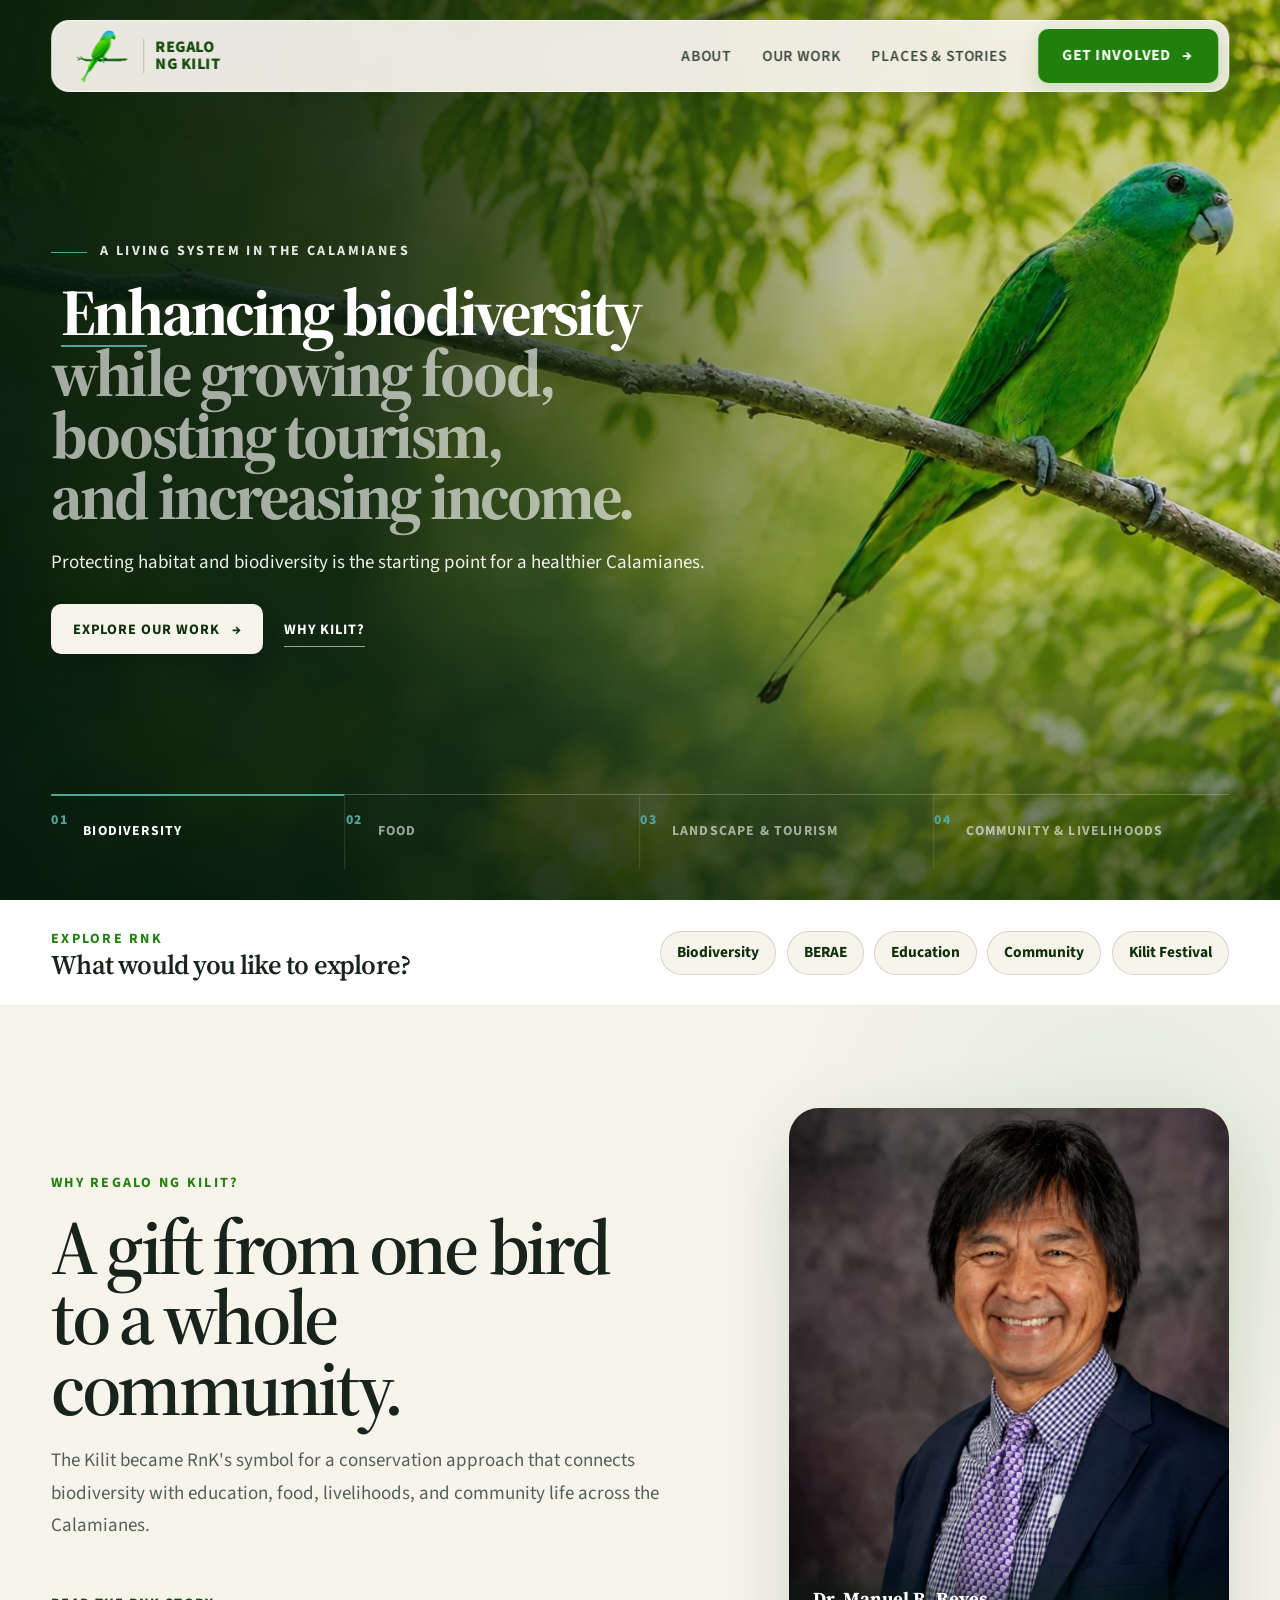
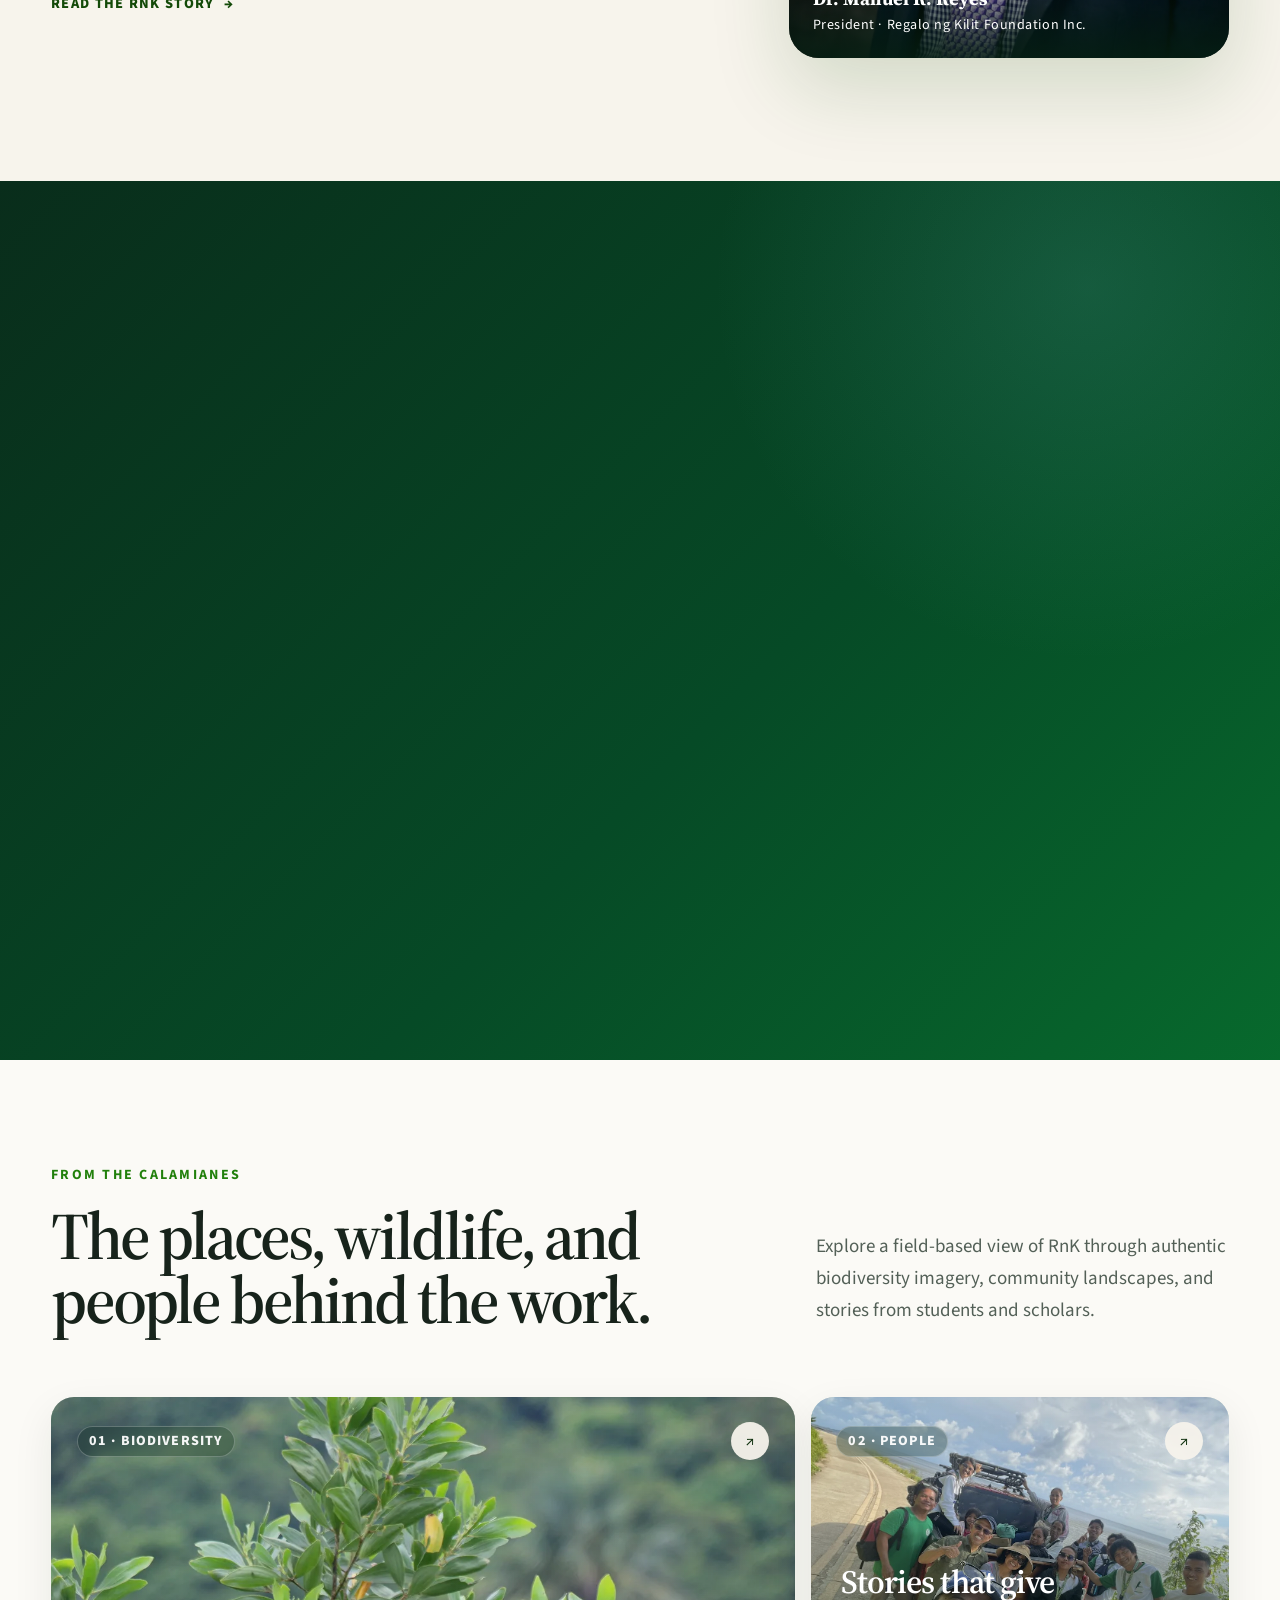
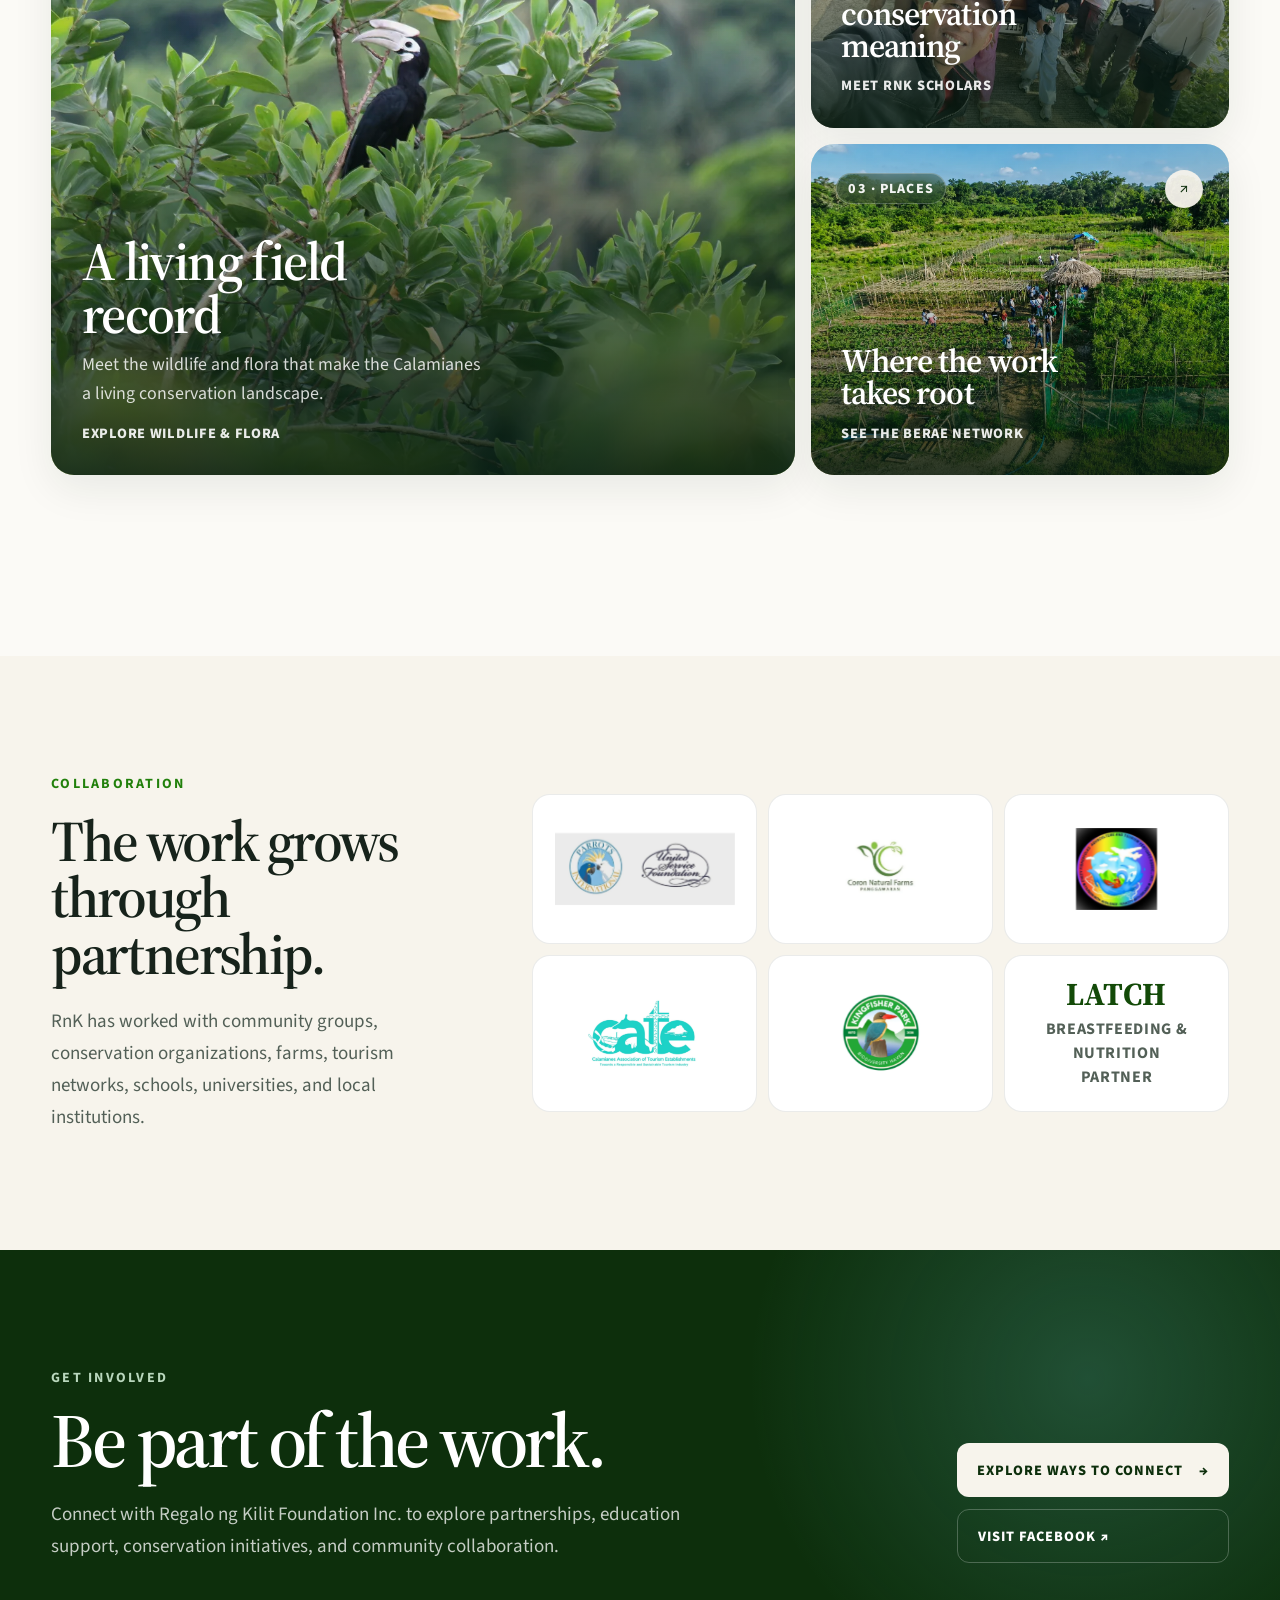
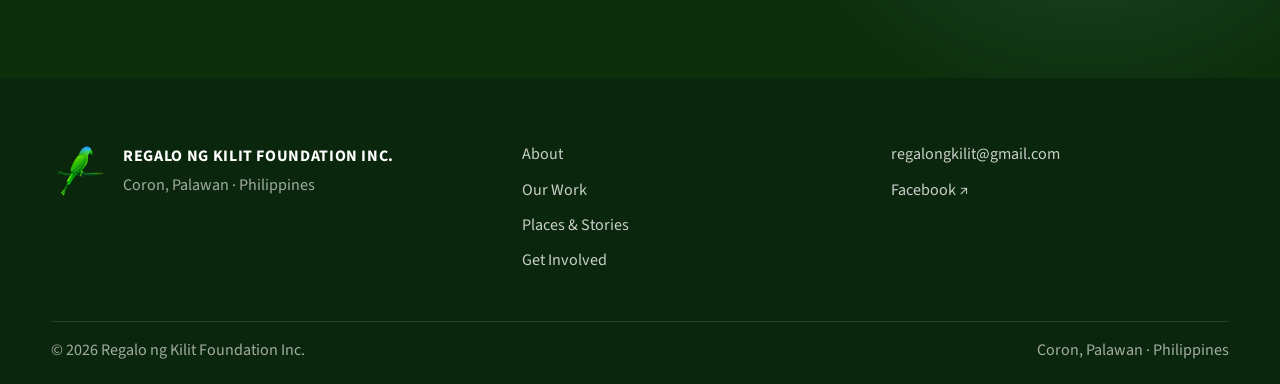
<file: index.html>
<!DOCTYPE html>

<html lang="en">
<head>
<meta charset="utf-8"/>
<meta content="width=device-width, initial-scale=1.0" name="viewport"/>
<title>Regalo ng Kilit Foundation Inc.</title>
<meta content="Regalo ng Kilit Foundation Inc. works with communities and partners in the Calamianes to connect biodiversity conservation, regenerative agriculture, nutritious food, sustainable livelihoods, education, and community action." name="description"/>
<meta content="#0D2F0C" name="theme-color"/>
<link href="https://fonts.googleapis.com" rel="preconnect"/>
<link crossorigin="" href="https://fonts.gstatic.com" rel="preconnect"/>
<link href="https://fonts.googleapis.com/css2?family=Source+Sans+3:wght@400;500;600;700;800&amp;family=Source+Serif+4:opsz,wght@8..60,400;8..60,500;8..60,600;8..60,700&amp;display=swap" rel="stylesheet">
<link as="image" href="assets/images/hero-01-biodiversity.webp" rel="preload">
<link href="css/styles-v1-15.css?v=1.15" rel="stylesheet"/>
</link></link></head>
<body>
<a class="skip-link" href="#main">Skip to content</a>
<!-- =========================================================
       HEADER — synced to current Wix Studio desktop design
       ========================================================= -->
<header class="site-header" id="siteHeader">
<div class="header-shell">
<a aria-label="Regalo ng Kilit Foundation Inc. — Home" class="brand" href="index.html">
<img alt="" class="brand-symbol" src="assets/logo/rnk-bird.png"/>
<span aria-hidden="true" class="brand-divider"></span>
<span class="brand-name">
<span>Regalo</span>
<span>ng Kilit</span>
</span>
</a>
<nav aria-label="Primary navigation" class="desktop-nav">
<a class="nav-link" href="about.html">About</a>
<a class="nav-link" href="our-work.html">Our Work</a>
<a class="nav-link" href="places-stories.html">Places &amp; Stories</a>
<a class="header-cta" href="get-involved.html">
          Get Involved
          <span aria-hidden="true">→</span>
</a>
</nav>
<button aria-controls="mobileNav" aria-expanded="false" aria-label="Open navigation menu" class="menu-toggle" id="menuToggle" type="button">
<span></span>
<span></span>
</button>
</div>
<nav aria-hidden="true" aria-label="Mobile navigation" class="mobile-nav" id="mobileNav">
<div class="mobile-nav-inner">
<a class="mobile-nav-link" href="about.html"><span>01</span>About</a>
<a class="mobile-nav-link" href="our-work.html"><span>02</span>Our Work</a>
<a class="mobile-nav-link" href="places-stories.html"><span>03</span>Places &amp; Stories</a>
<a class="mobile-nav-cta" href="get-involved.html">
          Get Involved <span aria-hidden="true">→</span>
</a>
</div>
</nav>
</header>
<main id="main">
<!-- =======================================================
         HERO CONCEPT C — EDITORIAL CHAPTERS
         A formal, photography-first hero. Four quiet chapters change
         only the image, one line of emphasis, and the supporting note.
         ======================================================= -->
<section aria-labelledby="hero-title" class="editorial-hero" data-chapter="0" id="home">
<div aria-label="Regalo ng Kilit Foundation chapters" class="editorial-media" id="editorialMedia">
<figure aria-hidden="false" class="editorial-frame editorial-frame-0 is-active" data-editorial-frame="0">
<img alt="A Kilit, or blue-headed racquet-tail, perched among green foliage." src="assets/images/hero-01-biodiversity.webp"/>
</figure>
<figure aria-hidden="true" class="editorial-frame editorial-frame-1" data-editorial-frame="1">
<img alt="A cultivated green landscape showing food-growing and agricultural activity." loading="lazy" src="assets/images/hero-02-growing-food.webp"/>
</figure>
<figure aria-hidden="true" class="editorial-frame editorial-frame-2" data-editorial-frame="2">
<img alt="Young people in a Calamianes landscape with forest, sea, and islands beyond." loading="lazy" src="assets/images/hero-04-calamianes.webp"/>
</figure>
<figure aria-hidden="true" class="editorial-frame editorial-frame-3" data-editorial-frame="3">
<img alt="Community members taking part in an outdoor group activity." loading="lazy" src="assets/images/hero-03-community.webp"/>
</figure>
</div>
<div aria-hidden="true" class="editorial-overlay"></div>
<div class="editorial-shell">
<div class="editorial-copy">
<div class="editorial-eyebrow">
<span aria-hidden="true" class="editorial-eyebrow-line"></span>
<span>A living system in the Calamianes</span>
</div>
<h1 class="editorial-title" id="hero-title">
<span class="editorial-title-line is-emphasized" data-editorial-line="0">Enhancing biodiversity</span>
<span class="editorial-title-line" data-editorial-line="1">while growing food,</span>
<span class="editorial-title-line" data-editorial-line="2">boosting tourism,</span>
<span class="editorial-title-line" data-editorial-line="3">and increasing income.</span>
</h1>
<p aria-live="polite" class="editorial-description" id="editorialDescription">
            Protecting habitat and biodiversity is the starting point for a healthier Calamianes.
          </p>
<div class="editorial-actions">
<a class="hero-primary" href="our-work.html">
              Explore Our Work <span aria-hidden="true">→</span>
</a>
<a class="hero-secondary" href="about.html#why-kilit">Why Kilit?</a>
</div>
</div>
</div>
<div aria-label="Explore RnK chapters" class="editorial-chapters" role="group">
<button aria-pressed="true" class="editorial-chapter is-active" data-editorial-target="0" type="button">
<span class="editorial-chapter-index">01</span>
<span class="editorial-chapter-label">Biodiversity</span>
</button>
<button aria-pressed="false" class="editorial-chapter" data-editorial-target="1" type="button">
<span class="editorial-chapter-index">02</span>
<span class="editorial-chapter-label">Food</span>
</button>
<button aria-pressed="false" class="editorial-chapter" data-editorial-target="2" type="button">
<span class="editorial-chapter-index">03</span>
<span class="editorial-chapter-label">Landscape &amp; Tourism</span>
</button>
<button aria-pressed="false" class="editorial-chapter" data-editorial-target="3" type="button">
<span class="editorial-chapter-index">04</span>
<span class="editorial-chapter-label">Community &amp; Livelihoods</span>
</button>
</div>
</section>
<section class="home-explore-strip" aria-labelledby="home-explore-title">
<div class="content-shell home-explore-inner" data-reveal="">
<div class="home-explore-copy">
<span class="section-kicker">Explore RnK</span>
<h2 id="home-explore-title">What would you like to explore?</h2>
</div>
<nav class="home-explore-links" aria-label="Explore RnK by topic">
<a href="places-stories.html#biodiversity">Biodiversity</a>
<a href="our-work.html#berae">BERAE</a>
<a href="places-stories.html#scholars">Education</a>
<a href="our-work.html#community-livelihoods">Community</a>
<a href="places-stories.html#kilit-festival">Kilit Festival</a>
</nav>
</div>
</section>
<!-- =======================================================
         WHY REGALO NG KILIT — concise homepage preview
         Full founder story and quotation live on the About page.
         ======================================================= -->
<section aria-labelledby="origin-title" class="origin-section origin-preview" id="about">
<div class="content-shell origin-grid">
<div class="origin-copy" data-reveal="">
<span class="section-kicker">Why Regalo ng Kilit?</span>
<h2 id="origin-title">A gift from one bird to a whole community.</h2>
<p class="section-lead">
            The Kilit became RnK's symbol for a conservation approach that connects
            biodiversity with education, food, livelihoods, and community life across
            the Calamianes.
          </p>
<a class="section-text-link" href="about.html#why-kilit">Read the RnK story <span aria-hidden="true">→</span></a>
</div>
<div class="origin-visual" data-reveal="">
<div class="founder-photo-wrap">
<img alt="Dr. Manuel R. Reyes of Regalo ng Kilit Foundation Inc." class="founder-photo" loading="lazy" src="assets/images/story/dr-manuel-reyes.webp"/>
<div class="founder-caption">
<strong>Dr. Manuel R. Reyes</strong>
<span>President · Regalo ng Kilit Foundation Inc.</span>
</div>
</div>
</div>
</div>
</section>
<!-- =======================================================
         OUR WORK — homepage overview only
         Detailed BERAE, SHGBEE, network sites, and program material live on Our Work.
         ======================================================= -->
<section aria-labelledby="work-title" class="work-section home-work-section" id="our-work">
<div class="content-shell">
<div class="work-heading" data-reveal="">
<div>
<span class="section-kicker section-kicker-light">Our Work</span>
<h2 id="work-title">One landscape. Connected outcomes.</h2>
</div>
<p>
            RnK brings conservation, regenerative food systems, education, and
            community opportunity together rather than treating them as separate goals.
          </p>
</div>
<div class="home-work-grid" data-reveal="">
<article>
<span>01</span>
<h3>Biodiversity Conservation</h3>
<p>Protect habitat, native flora, wildlife, and ecological knowledge across the Calamianes.</p>
</article>
<article>
<span>02</span>
<h3>Regenerative Agriculture &amp; Food</h3>
<p>Build healthier soil and more resilient local food systems that work with biodiversity.</p>
</article>
<article>
<span>03</span>
<h3>Education &amp; Youth</h3>
<p>Use schools, gardens, scholarships, and practical learning to build long-term stewardship.</p>
</article>
<article>
<span>04</span>
<h3>Community &amp; Livelihoods</h3>
<p>Connect conservation with local ownership, sustainable enterprise, and community participation.</p>
</article>
</div>
<div class="section-more" data-reveal="">
<a class="section-text-link section-text-link-light" href="our-work.html">Explore Our Work <span aria-hidden="true">→</span></a>
</div>
</div>
</section>
<!-- =======================================================
         FROM THE CALAMIANES — compact bridge to Places & Stories
         Replaces duplicate full biodiversity and scholar sections on Home.
         ======================================================= -->
<section aria-labelledby="field-notes-title" class="field-notes-section" id="places-stories">
<div class="content-shell">
<div class="field-notes-heading" data-reveal="">
<div>
<span class="section-kicker">From the Calamianes</span>
<h2 id="field-notes-title">The places, wildlife, and people behind the work.</h2>
</div>
<p>
            Explore a field-based view of RnK through authentic biodiversity imagery,
            community landscapes, and stories from students and scholars.
          </p>
</div>
<div class="calamianes-showcase" aria-label="Explore the Calamianes through biodiversity, people, and places">
<a class="calamianes-card calamianes-card-featured" data-reveal="" href="places-stories.html#biodiversity">
<img alt="Palawan Hornbill among green foliage" loading="lazy" src="assets/images/biodiversity/palawan-hornbill.webp"/>
<span class="calamianes-card-overlay"></span>
<span class="calamianes-card-topline"><small>01 · Biodiversity</small><span aria-hidden="true">↗</span></span>
<span class="calamianes-card-copy"><strong>A living field record</strong><p>Meet the wildlife and flora that make the Calamianes a living conservation landscape.</p><em>Explore wildlife &amp; flora</em></span>
</a>
<a class="calamianes-card calamianes-card-people" data-reveal="" href="places-stories.html#scholars">
<img alt="Community members taking part in an outdoor RnK activity" loading="lazy" src="assets/images/story/community-field.webp"/>
<span class="calamianes-card-overlay"></span>
<span class="calamianes-card-topline"><small>02 · People</small><span aria-hidden="true">↗</span></span>
<span class="calamianes-card-copy"><strong>Stories that give conservation meaning</strong><em>Meet RnK scholars</em></span>
</a>
<a class="calamianes-card calamianes-card-places" data-reveal="" href="our-work.html#berae-network">
<img alt="A green food-growing landscape in the Calamianes" loading="lazy" src="assets/images/hero-02-growing-food.webp"/>
<span class="calamianes-card-overlay"></span>
<span class="calamianes-card-topline"><small>03 · Places</small><span aria-hidden="true">↗</span></span>
<span class="calamianes-card-copy"><strong>Where the work takes root</strong><em>See the BERAE network</em></span>
</a>
</div>
<div class="section-more" data-reveal="">
<a class="section-text-link" href="places-stories.html">Explore Places &amp; Stories <span aria-hidden="true">→</span></a>
</div>
</div>
</section>
<!-- =======================================================
         PARTNERS
         ======================================================= -->
<section aria-labelledby="partners-title" class="partners-section">
<div class="content-shell partners-grid">
<div class="partners-copy" data-reveal="">
<span class="section-kicker">Collaboration</span>
<h2 id="partners-title">The work grows through partnership.</h2>
<p>
            RnK has worked with community groups, conservation organizations,
            farms, tourism networks, schools, universities, and local institutions.
          </p>
</div>
<div class="logo-wall" data-reveal="">
<div class="partner-logo"><img alt="Parrots International and United Service Foundation" loading="lazy" src="assets/images/partners/parrots-usf.webp"/></div>
<div class="partner-logo"><img alt="Coron Natural Farms" loading="lazy" src="assets/images/partners/coron-natural-farms.webp"/></div>
<div class="partner-logo"><img alt="CAFA" loading="lazy" src="assets/images/partners/cafa.webp"/></div>
<div class="partner-logo"><img alt="Calamianes Association of Tourism Establishments" loading="lazy" src="assets/images/partners/cate.webp"/></div>
<div class="partner-logo"><img alt="Kingfisher Park" loading="lazy" src="assets/images/partners/kingfisher-park.webp"/></div>
<div aria-label="LATCH, RnK partner for breastfeeding and nutrition" class="partner-logo partner-logo-text"><strong>LATCH</strong><span>Breastfeeding &amp; nutrition partner</span></div>
</div>
</div>
</section>
<!-- =======================================================
         GET INVOLVED
         ======================================================= -->
<section aria-labelledby="involved-title" class="involved-section" id="get-involved">
<div class="content-shell involved-inner" data-reveal="">
<div>
<span class="section-kicker section-kicker-light">Get Involved</span>
<h2 id="involved-title">Be part of the work.</h2>
<p>
            Connect with Regalo ng Kilit Foundation Inc. to explore partnerships,
            education support, conservation initiatives, and community collaboration.
          </p>
</div>
<div class="involved-actions">
<a class="involved-primary" href="get-involved.html">Explore ways to connect <span aria-hidden="true">→</span></a>
<a class="involved-secondary" href="https://www.facebook.com/RegaloNgKilit" rel="noopener noreferrer" target="_blank">Visit Facebook ↗</a>
</div>
</div>
</section>
</main>
<footer class="site-footer">
<div class="content-shell footer-grid">
<div class="footer-brand">
<img alt="" src="assets/logo/rnk-bird.png"/>
<div><strong>Regalo ng Kilit Foundation Inc.</strong><span>Coron, Palawan · Philippines</span></div>
</div>
<nav aria-label="Footer navigation" class="footer-nav">
<a href="about.html">About</a><a href="our-work.html">Our Work</a><a href="places-stories.html">Places &amp; Stories</a><a href="get-involved.html">Get Involved</a>
</nav>
<div class="footer-contact">
<a href="mailto:regalongkilit@gmail.com">regalongkilit@gmail.com</a>
<a href="https://www.facebook.com/RegaloNgKilit" rel="noopener noreferrer" target="_blank">Facebook ↗</a>
</div>
</div>
<div class="content-shell footer-bottom"><span>© 2026 Regalo ng Kilit Foundation Inc.</span><span>Coron, Palawan · Philippines</span></div>
</footer>
<script src="js/main-v1-15.js?v=1.15"></script>
</body>
</html>
</file>
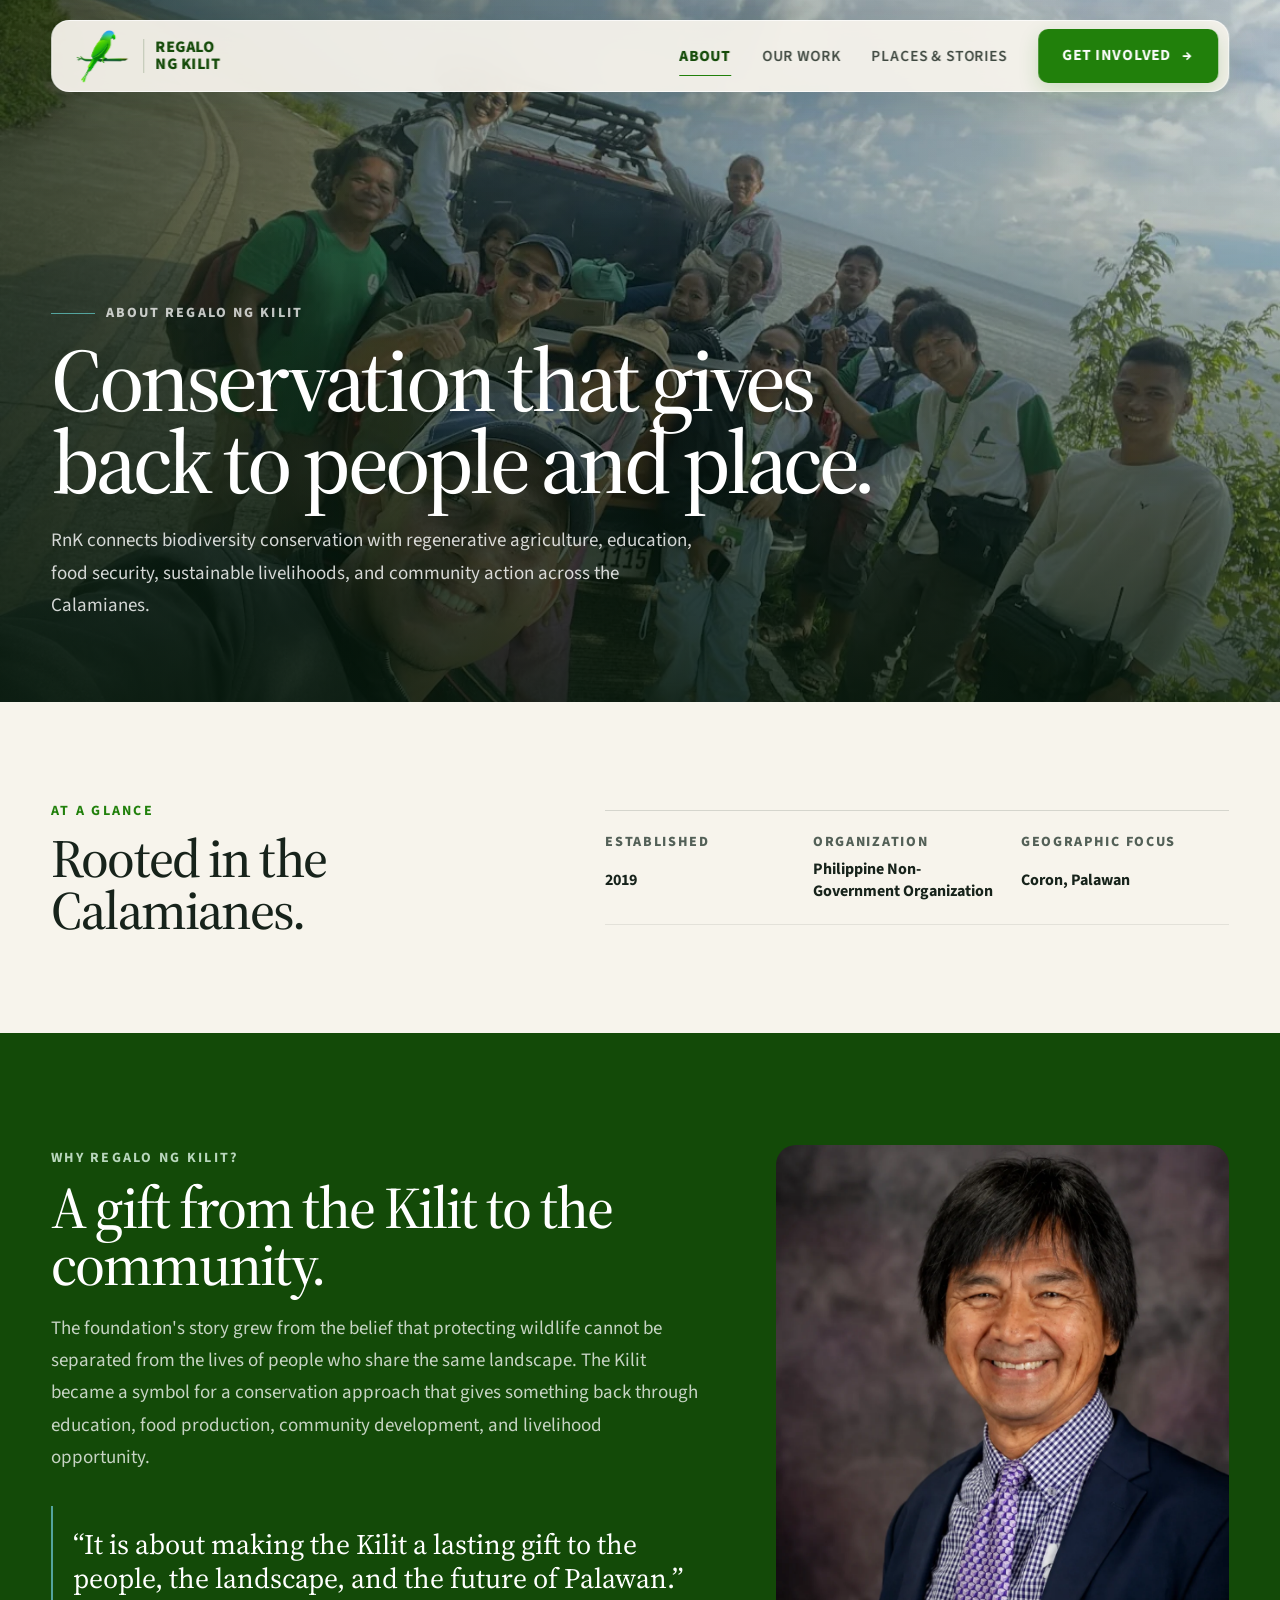
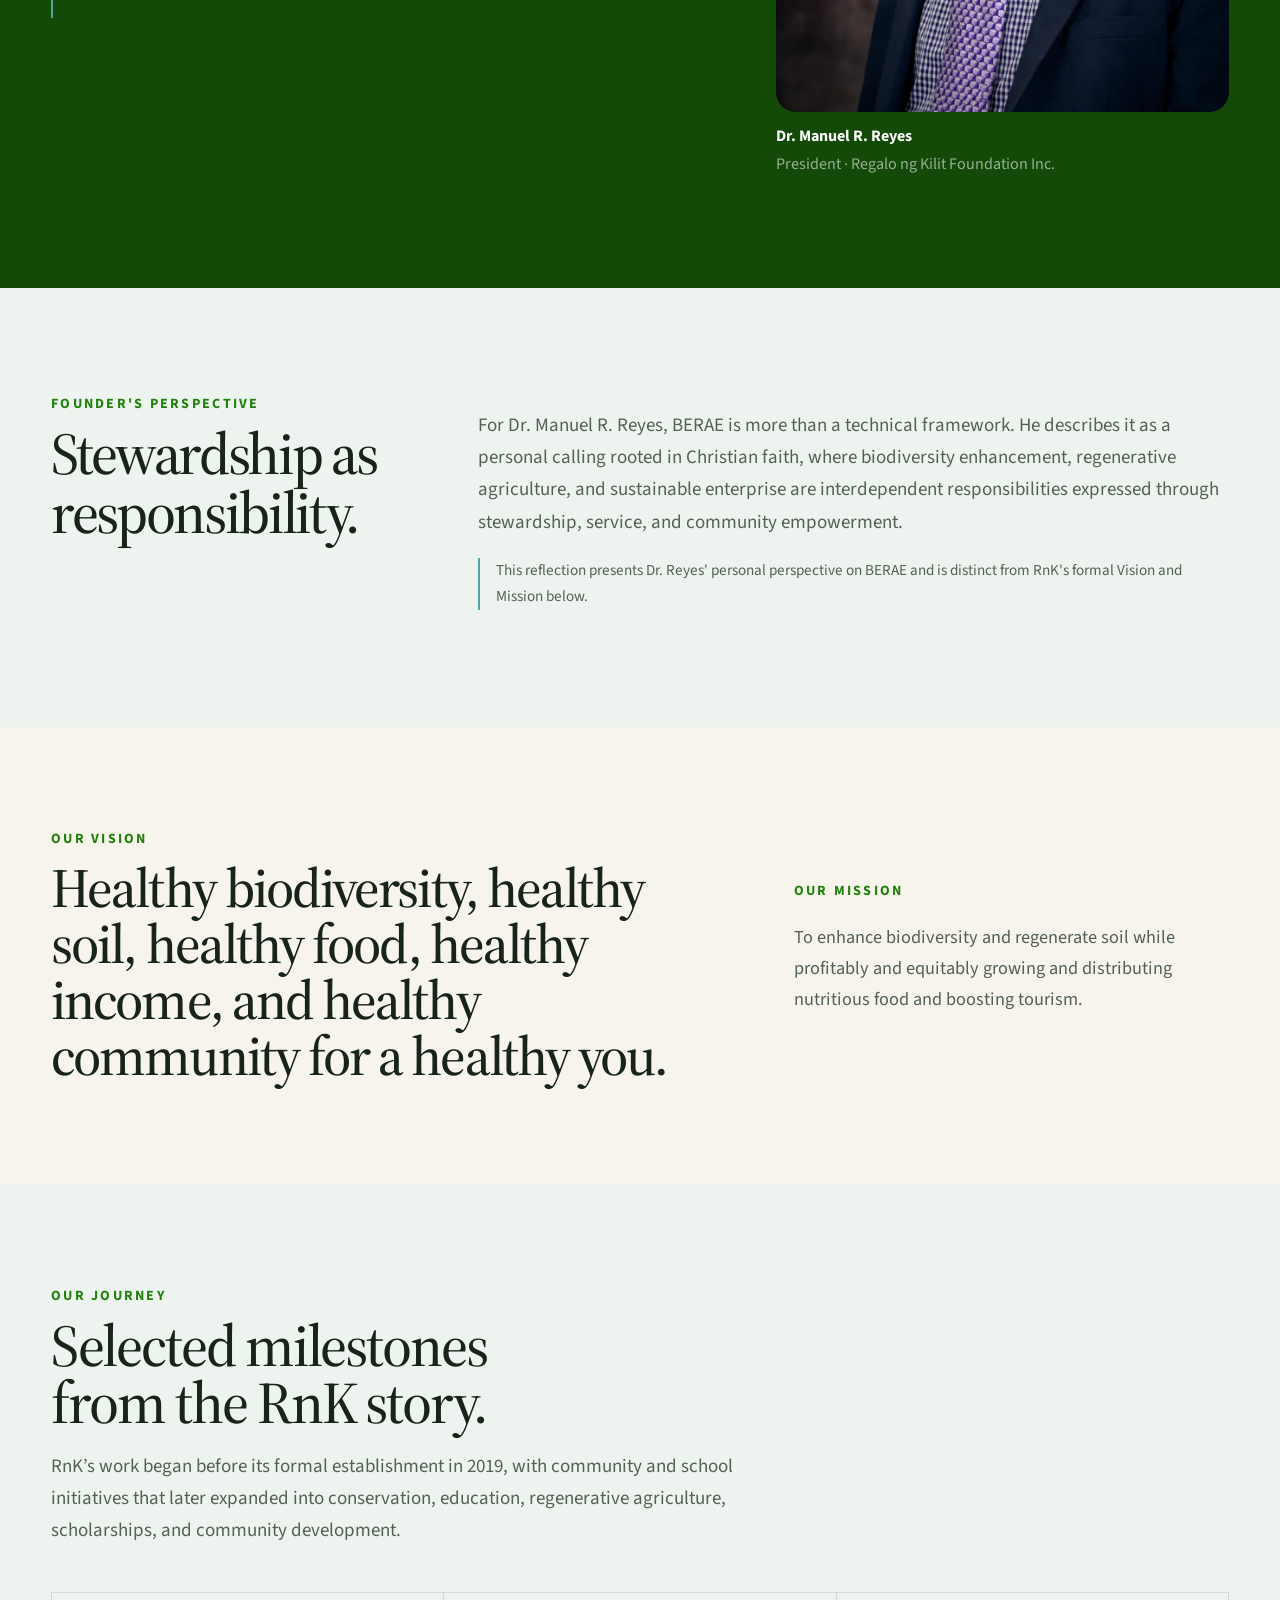
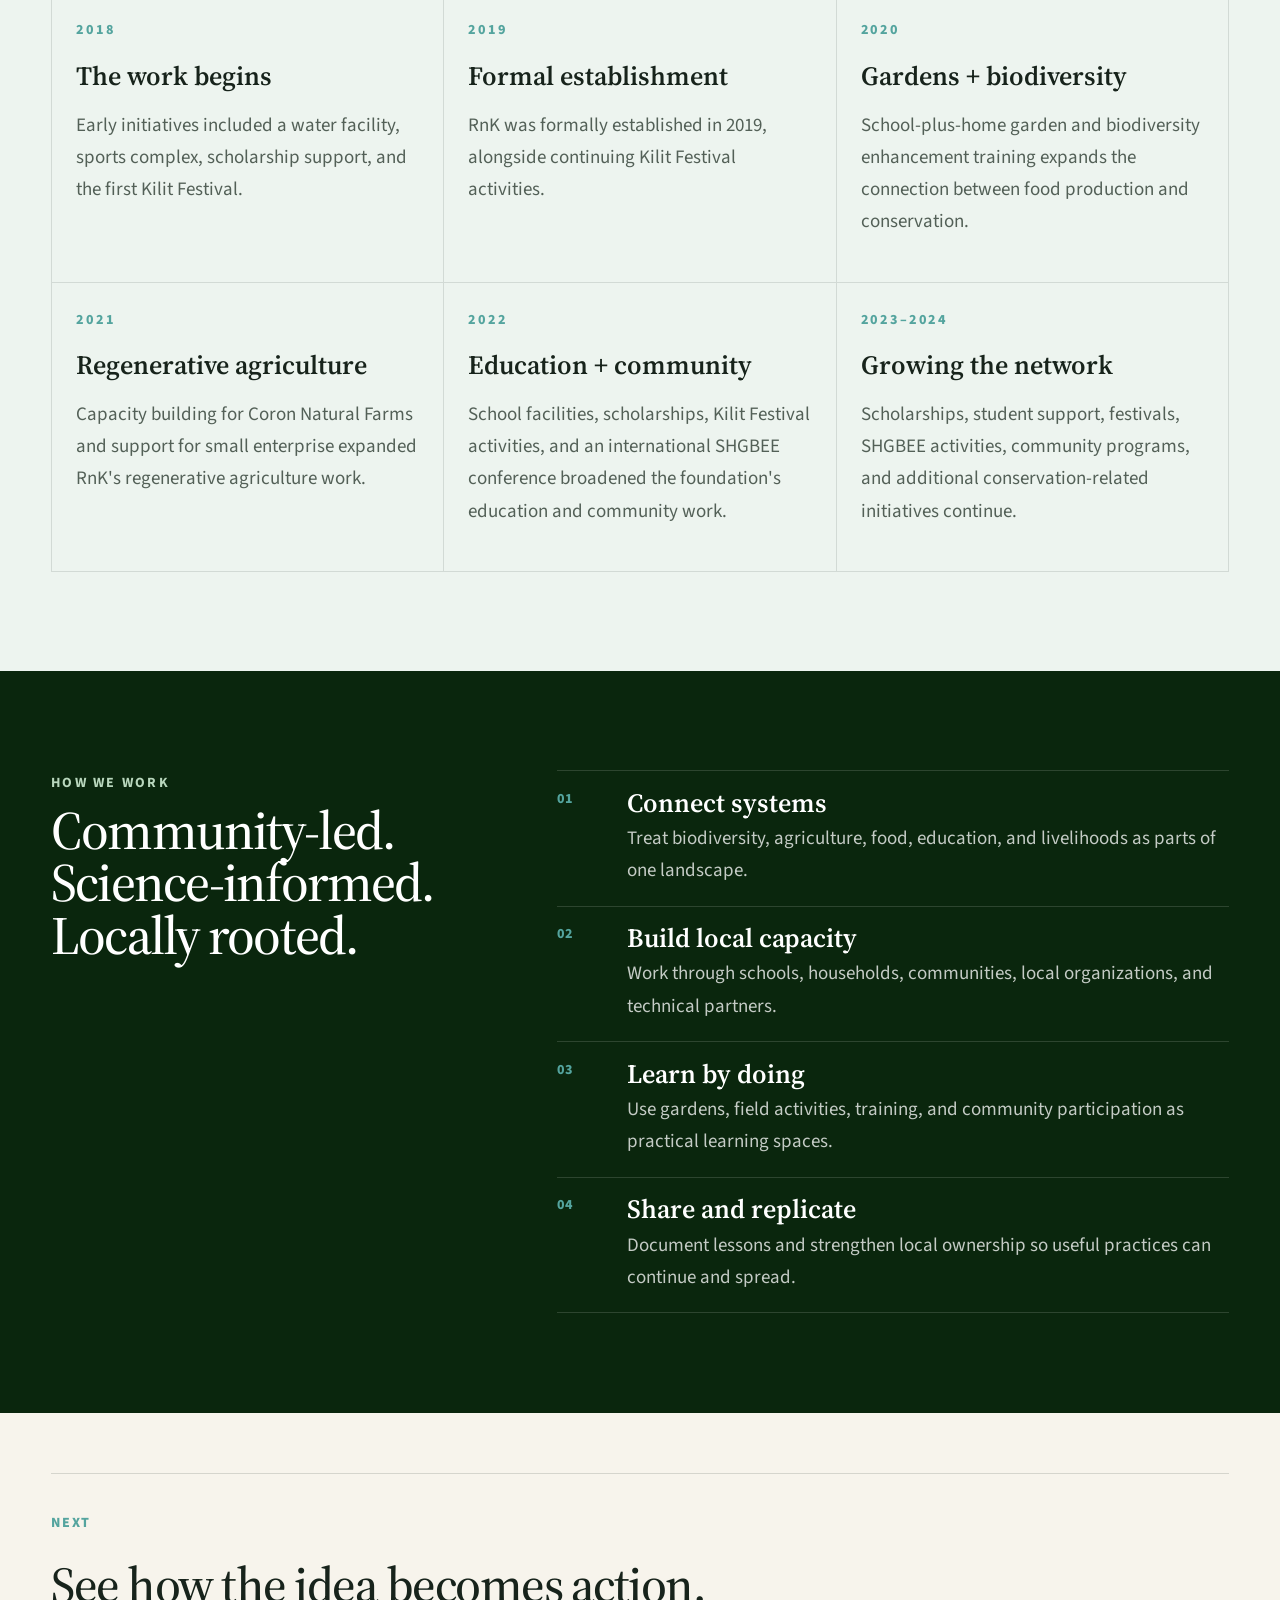
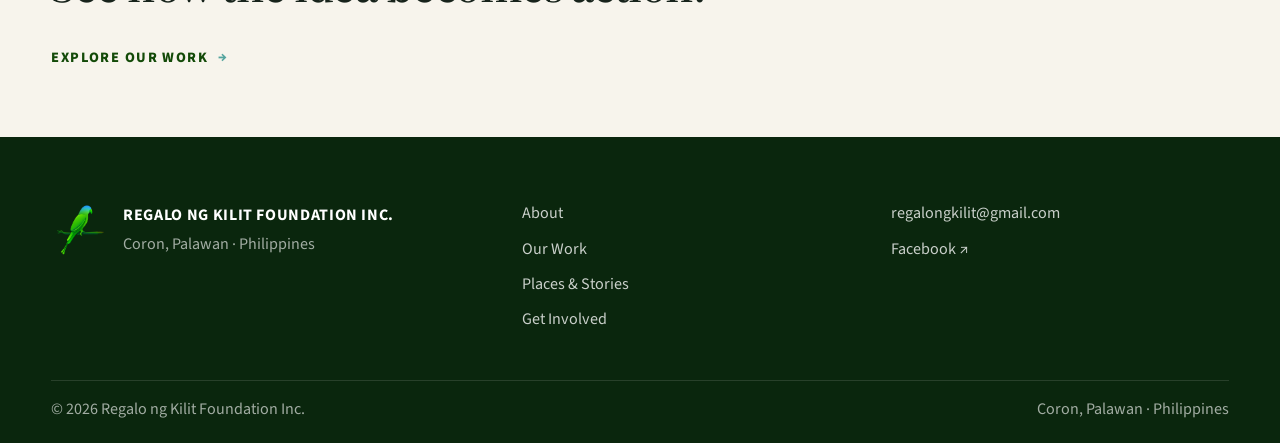
<file: about.html>
<!DOCTYPE html>
<html lang="en">
<head>
  <meta charset="UTF-8" />
  <meta name="viewport" content="width=device-width, initial-scale=1.0" />
  <title>About · Regalo ng Kilit Foundation Inc.</title>
  <meta name="description" content="Learn about Regalo ng Kilit Foundation Inc., its origin story, vision, mission, and community-centered conservation approach." />
  <meta name="theme-color" content="#0D2F0C" />
  <link rel="preconnect" href="https://fonts.googleapis.com">
  <link rel="preconnect" href="https://fonts.gstatic.com" crossorigin>
  <link href="https://fonts.googleapis.com/css2?family=Source+Sans+3:wght@400;500;600;700;800&family=Source+Serif+4:opsz,wght@8..60,400;8..60,500;8..60,600;8..60,700&display=swap" rel="stylesheet" />
  <link rel="stylesheet" href="css/styles-v1-15.css?v=1.15" />
</head>
<body class="interior-page about-page">
  <a class="skip-link" href="#main">Skip to content</a>

  <header class="site-header" id="siteHeader">
    <div class="header-shell">
      <a href="index.html" class="brand" aria-label="Regalo ng Kilit Foundation Inc. — Home">
        <img src="assets/logo/rnk-bird.png" alt="" class="brand-symbol" />
        <span class="brand-divider" aria-hidden="true"></span>
        <span class="brand-name"><span>Regalo</span><span>ng Kilit</span></span>
      </a>
      <nav class="desktop-nav" aria-label="Primary navigation">
        <a href="about.html" class="nav-link is-current" aria-current="page">About</a>
        <a href="our-work.html" class="nav-link " >Our Work</a>
        <a href="places-stories.html" class="nav-link " >Places &amp; Stories</a>
        <a href="get-involved.html" class="header-cta " >Get Involved <span aria-hidden="true">→</span></a>
      </nav>
      <button class="menu-toggle" id="menuToggle" type="button" aria-label="Open navigation menu" aria-expanded="false" aria-controls="mobileNav"><span></span><span></span></button>
    </div>
    <nav class="mobile-nav" id="mobileNav" aria-label="Mobile navigation" aria-hidden="true">
      <div class="mobile-nav-inner">
        <a href="about.html" class="mobile-nav-link"><span>01</span>About</a>
        <a href="our-work.html" class="mobile-nav-link"><span>02</span>Our Work</a>
        <a href="places-stories.html" class="mobile-nav-link"><span>03</span>Places &amp; Stories</a>
        <a href="get-involved.html" class="mobile-nav-cta">Get Involved <span aria-hidden="true">→</span></a>
      </div>
    </nav>
  </header>

  <main id="main">
    <section class="page-hero page-hero-about">
      <div class="page-hero-media"><img src="assets/images/story/community-field.webp" alt="Community and field activity connected to Regalo ng Kilit Foundation" /></div>
      <div class="page-hero-overlay"></div>
      <div class="content-shell page-hero-inner">
        <span class="page-eyebrow">About Regalo ng Kilit</span>
        <h1>Conservation that gives back to people and place.</h1>
        <p>RnK connects biodiversity conservation with regenerative agriculture, education, food security, sustainable livelihoods, and community action across the Calamianes.</p>
      </div>
    </section>

    <section class="page-section page-section-light about-glance">
      <div class="content-shell split-intro" data-reveal>
        <div><span class="section-kicker">At a Glance</span><h2>Rooted in the Calamianes.</h2></div>
        <div class="fact-grid fact-grid-three">
          <div><span>Established</span><strong>2019</strong></div>
          <div><span>Organization</span><strong>Philippine Non-Government Organization</strong></div>
          <div><span>Geographic Focus</span><strong>Coron, Palawan</strong></div>
        </div>
      </div>
    </section>

    <section class="page-section page-section-green" id="why-kilit">
      <div class="content-shell founder-feature">
        <div class="founder-feature-copy" data-reveal>
          <span class="section-kicker section-kicker-light">Why Regalo ng Kilit?</span>
          <h2>A gift from the Kilit to the community.</h2>
          <p>The foundation's story grew from the belief that protecting wildlife cannot be separated from the lives of people who share the same landscape. The Kilit became a symbol for a conservation approach that gives something back through education, food production, community development, and livelihood opportunity.</p>
          <blockquote>“It is about making the Kilit a lasting gift to the people, the landscape, and the future of Palawan.”</blockquote>
        </div>
        <figure class="founder-feature-visual" data-reveal>
          <img src="assets/images/story/dr-manuel-reyes.webp" alt="Dr. Manuel R. Reyes" loading="lazy" />
          <figcaption><strong>Dr. Manuel R. Reyes</strong><span>President · Regalo ng Kilit Foundation Inc.</span></figcaption>
        </figure>
      </div>
    </section>

    <section class="page-section page-section-mist founder-berae-reflection">
      <div class="content-shell founder-reflection-grid">
        <div data-reveal>
          <span class="section-kicker">Founder's Perspective</span>
          <h2>Stewardship as responsibility.</h2>
        </div>
        <div data-reveal>
          <p>For Dr. Manuel R. Reyes, BERAE is more than a technical framework. He describes it as a personal calling rooted in Christian faith, where biodiversity enhancement, regenerative agriculture, and sustainable enterprise are interdependent responsibilities expressed through stewardship, service, and community empowerment.</p>
          <p class="founder-reflection-note">This reflection presents Dr. Reyes' personal perspective on BERAE and is distinct from RnK's formal Vision and Mission below.</p>
        </div>
      </div>
    </section>

    <section class="page-section page-section-light about-vision">
      <div class="content-shell vision-grid">
        <article data-reveal><span class="section-kicker">Our Vision</span><h2>Healthy biodiversity, healthy soil, healthy food, healthy income, and healthy community for a healthy you.</h2></article>
        <article data-reveal><span class="section-kicker">Our Mission</span><p>To enhance biodiversity and regenerate soil while profitably and equitably growing and distributing nutritious food and boosting tourism.</p></article>
      </div>
    </section>

    <section class="page-section page-section-mist about-journey">
      <div class="content-shell">
        <div class="page-heading" data-reveal><span class="section-kicker">Our Journey</span><h2>Selected milestones from the RnK story.</h2><p>RnK’s work began before its formal establishment in 2019, with community and school initiatives that later expanded into conservation, education, regenerative agriculture, scholarships, and community development.</p></div>
        <div class="timeline-grid">
          <article data-reveal><span>2018</span><h3>The work begins</h3><p>Early initiatives included a water facility, sports complex, scholarship support, and the first Kilit Festival.</p></article>
          <article data-reveal><span>2019</span><h3>Formal establishment</h3><p>RnK was formally established in 2019, alongside continuing Kilit Festival activities.</p></article>
          <article data-reveal><span>2020</span><h3>Gardens + biodiversity</h3><p>School-plus-home garden and biodiversity enhancement training expands the connection between food production and conservation.</p></article>
          <article data-reveal><span>2021</span><h3>Regenerative agriculture</h3><p>Capacity building for Coron Natural Farms and support for small enterprise expanded RnK's regenerative agriculture work.</p></article>
          <article data-reveal><span>2022</span><h3>Education + community</h3><p>School facilities, scholarships, Kilit Festival activities, and an international SHGBEE conference broadened the foundation's education and community work.</p></article>
          <article data-reveal><span>2023–2024</span><h3>Growing the network</h3><p>Scholarships, student support, festivals, SHGBEE activities, community programs, and additional conservation-related initiatives continue.</p></article>
        </div>
      </div>
    </section>

    <section class="page-section page-section-dark about-approach">
      <div class="content-shell approach-grid">
        <div data-reveal><span class="section-kicker section-kicker-light">How We Work</span><h2>Community-led. Science-informed. Locally rooted.</h2></div>
        <div class="approach-list">
          <article data-reveal><span>01</span><div><h3>Connect systems</h3><p>Treat biodiversity, agriculture, food, education, and livelihoods as parts of one landscape.</p></div></article>
          <article data-reveal><span>02</span><div><h3>Build local capacity</h3><p>Work through schools, households, communities, local organizations, and technical partners.</p></div></article>
          <article data-reveal><span>03</span><div><h3>Learn by doing</h3><p>Use gardens, field activities, training, and community participation as practical learning spaces.</p></div></article>
          <article data-reveal><span>04</span><div><h3>Share and replicate</h3><p>Document lessons and strengthen local ownership so useful practices can continue and spread.</p></div></article>
        </div>
      </div>
    </section>

    <section class="next-page-cta"><div class="content-shell" data-reveal><span>Next</span><h2>See how the idea becomes action.</h2><a href="our-work.html">Explore Our Work <span aria-hidden="true">→</span></a></div></section>
</main>

  <footer class="site-footer">
    <div class="content-shell footer-grid">
      <div class="footer-brand"><img src="assets/logo/rnk-bird.png" alt="" /><div><strong>Regalo ng Kilit Foundation Inc.</strong><span>Coron, Palawan · Philippines</span></div></div>
      <nav class="footer-nav" aria-label="Footer navigation"><a href="about.html">About</a><a href="our-work.html">Our Work</a><a href="places-stories.html">Places &amp; Stories</a><a href="get-involved.html">Get Involved</a></nav>
      <div class="footer-contact"><a href="mailto:regalongkilit@gmail.com">regalongkilit@gmail.com</a><a href="https://www.facebook.com/RegaloNgKilit" target="_blank" rel="noopener noreferrer">Facebook ↗</a></div>
    </div>
    <div class="content-shell footer-bottom"><span>© 2026 Regalo ng Kilit Foundation Inc.</span><span>Coron, Palawan · Philippines</span></div>
  </footer>

  <script src="js/main-v1-15.js?v=1.15"></script>
</body>
</html>
</file>
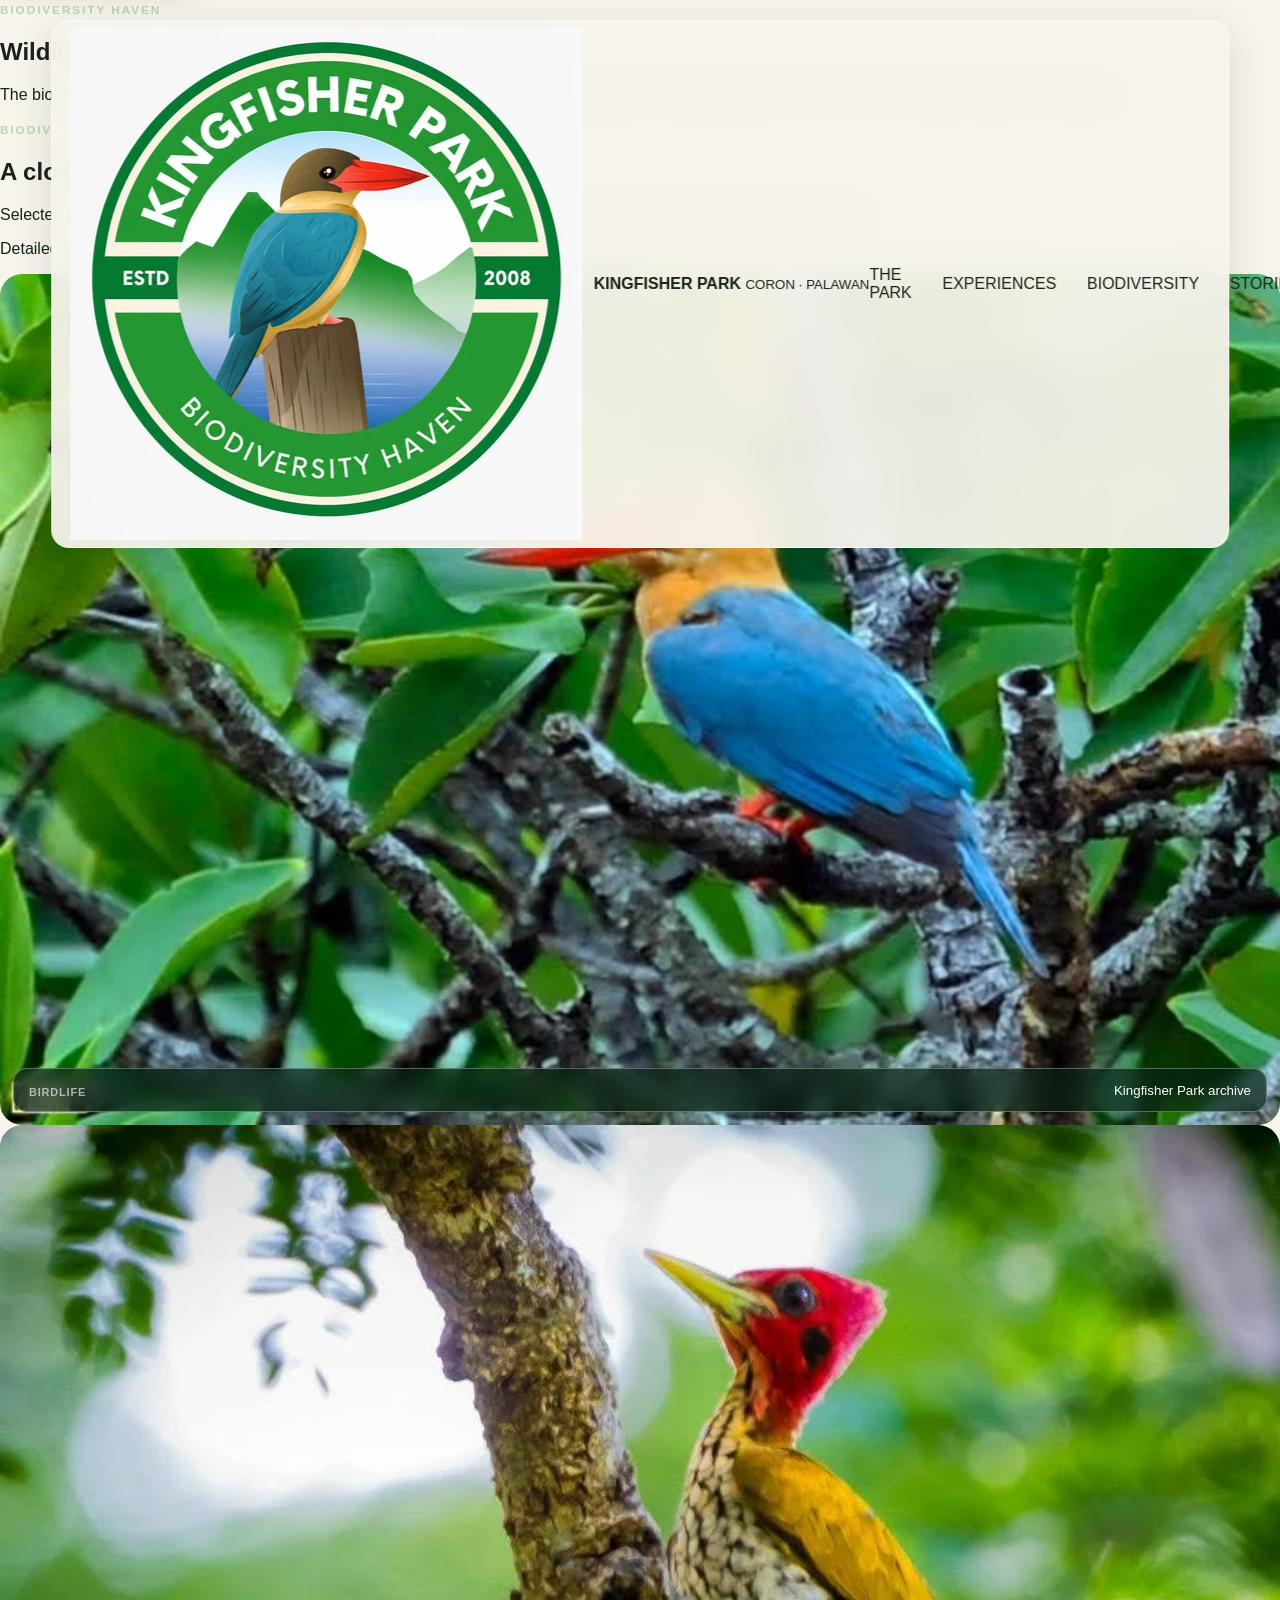
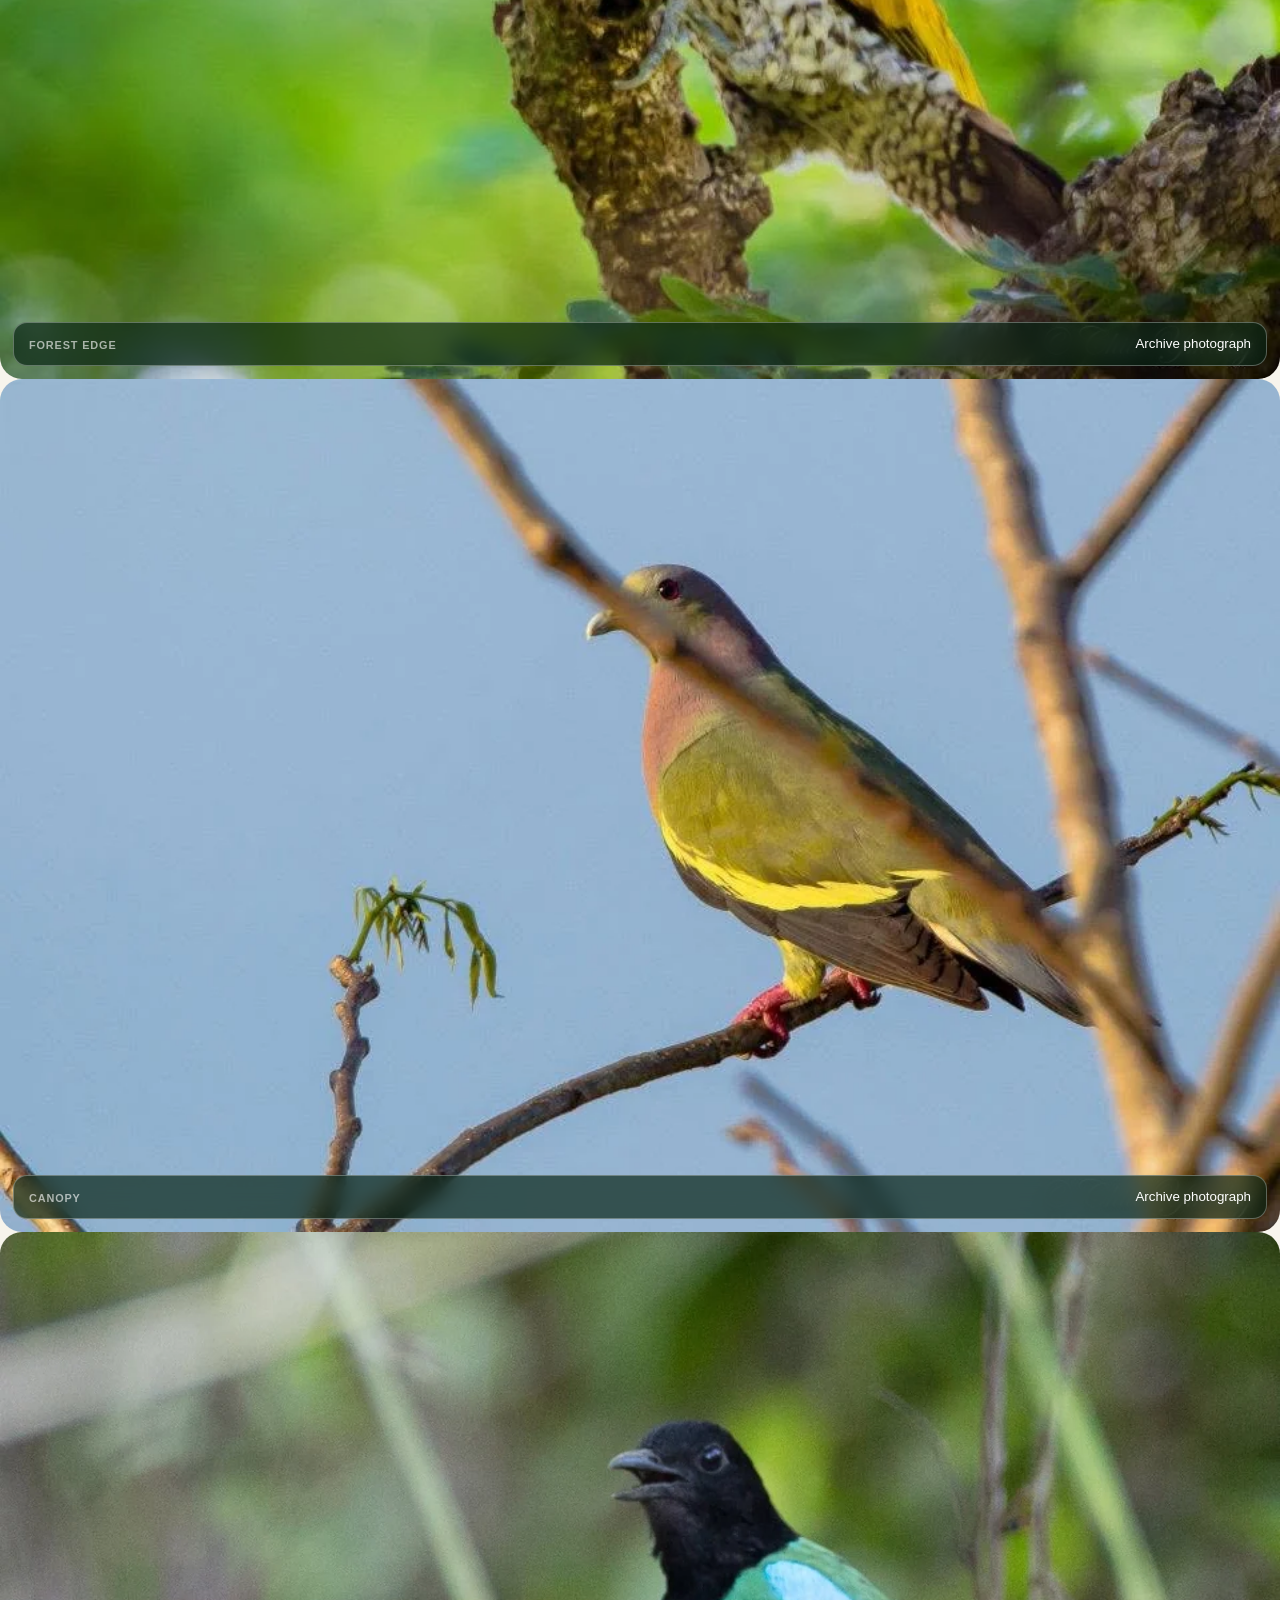
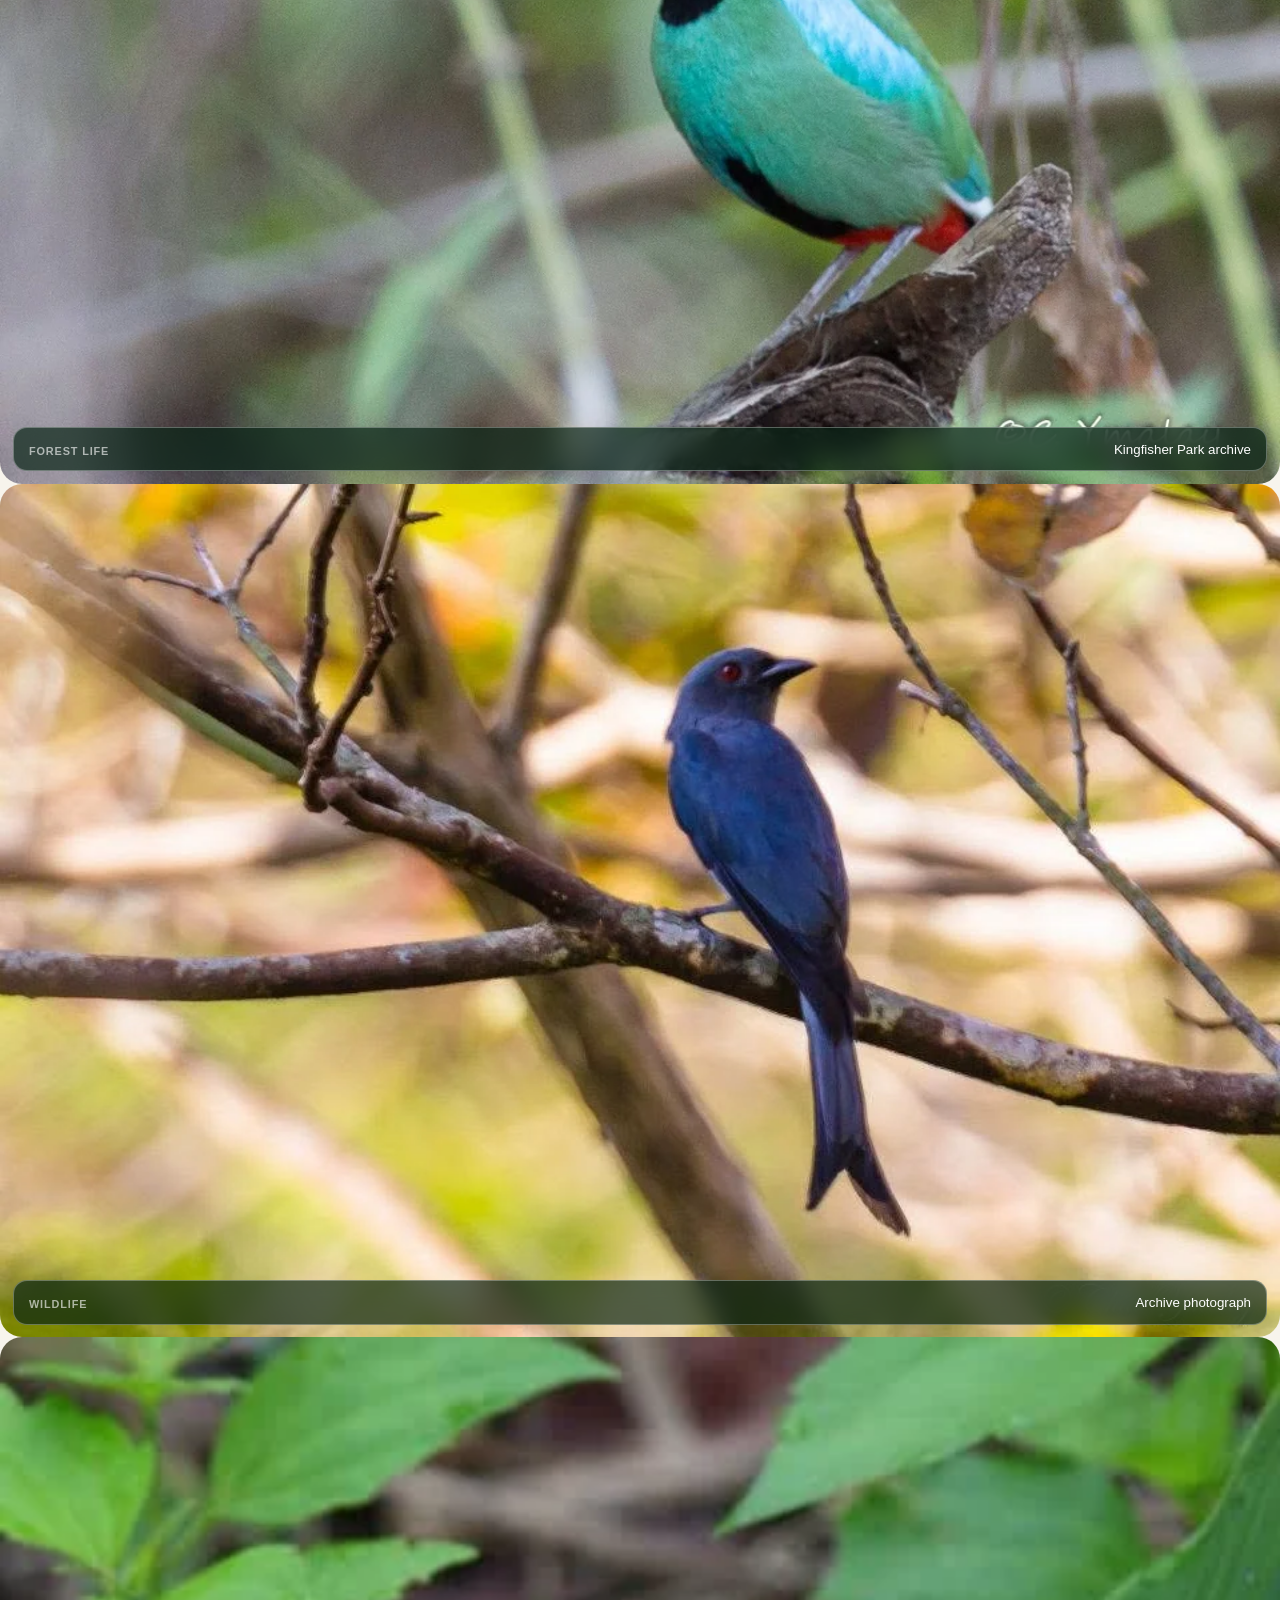
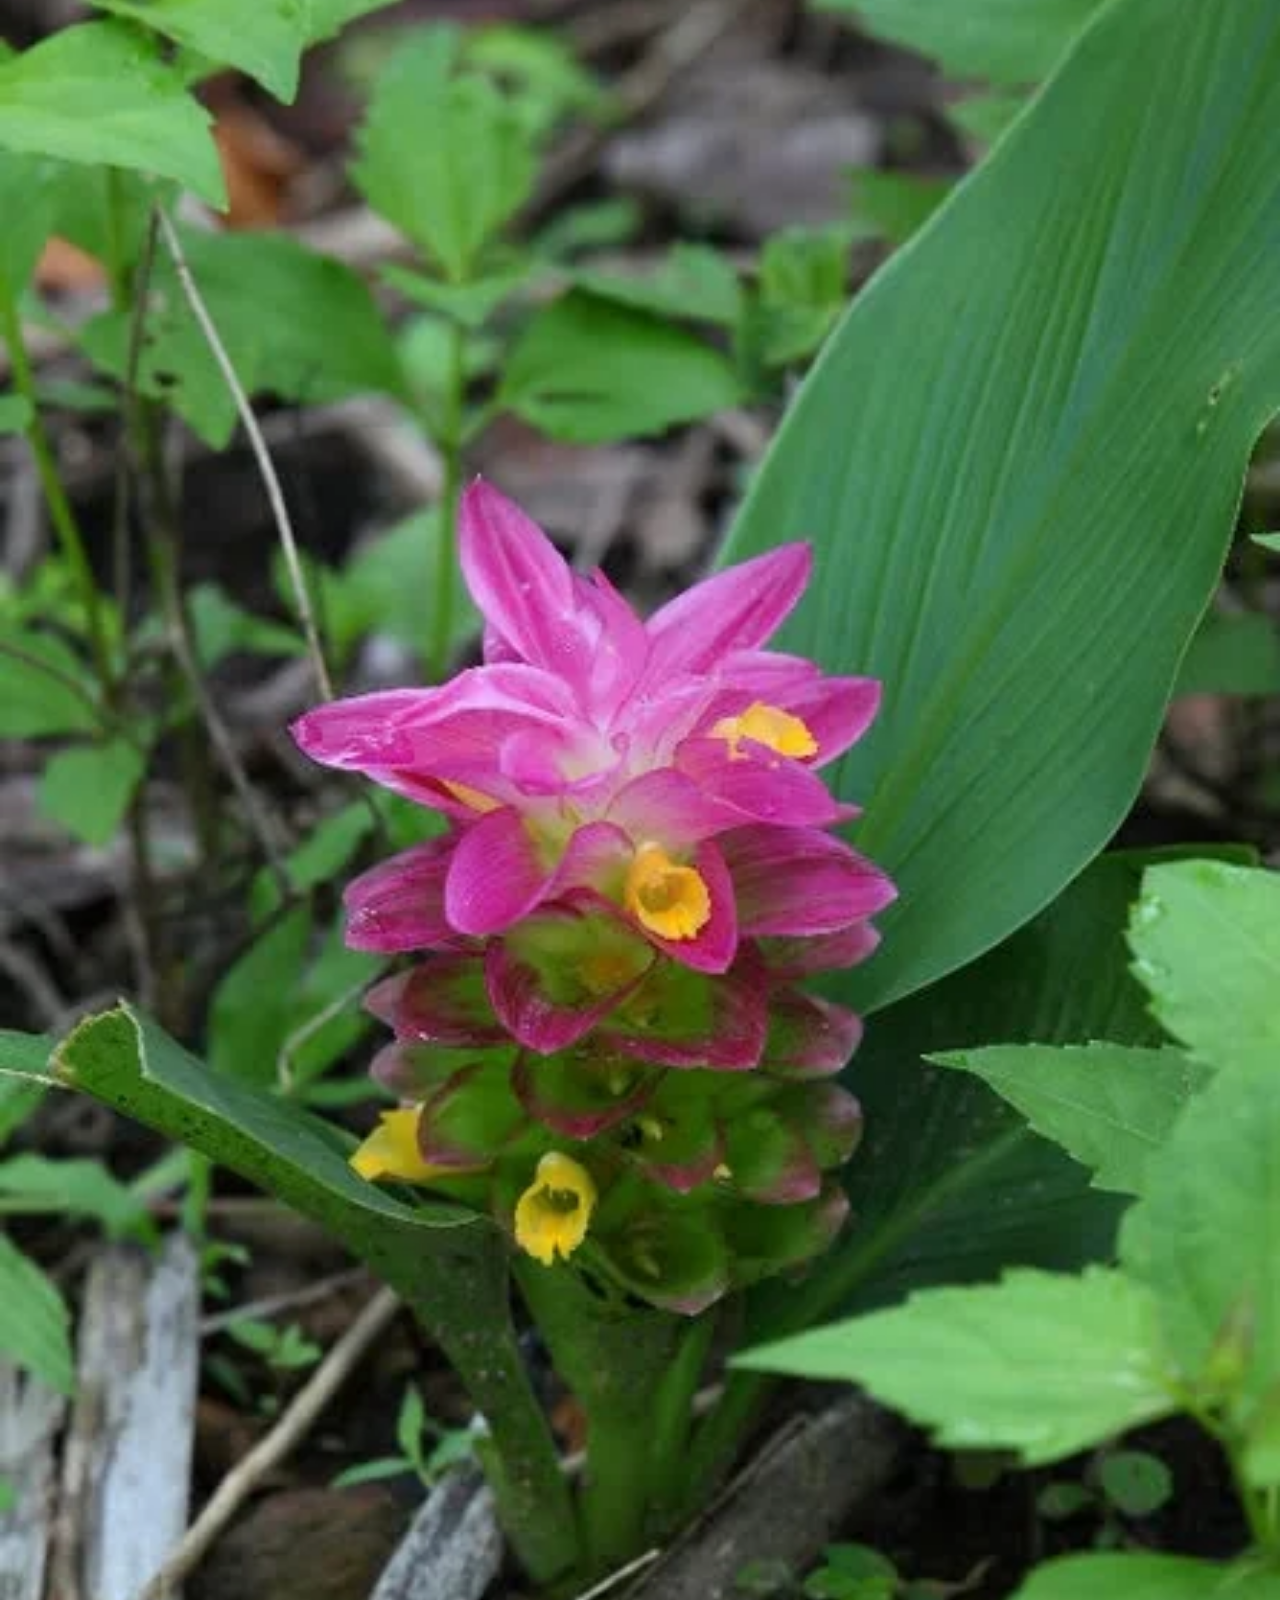
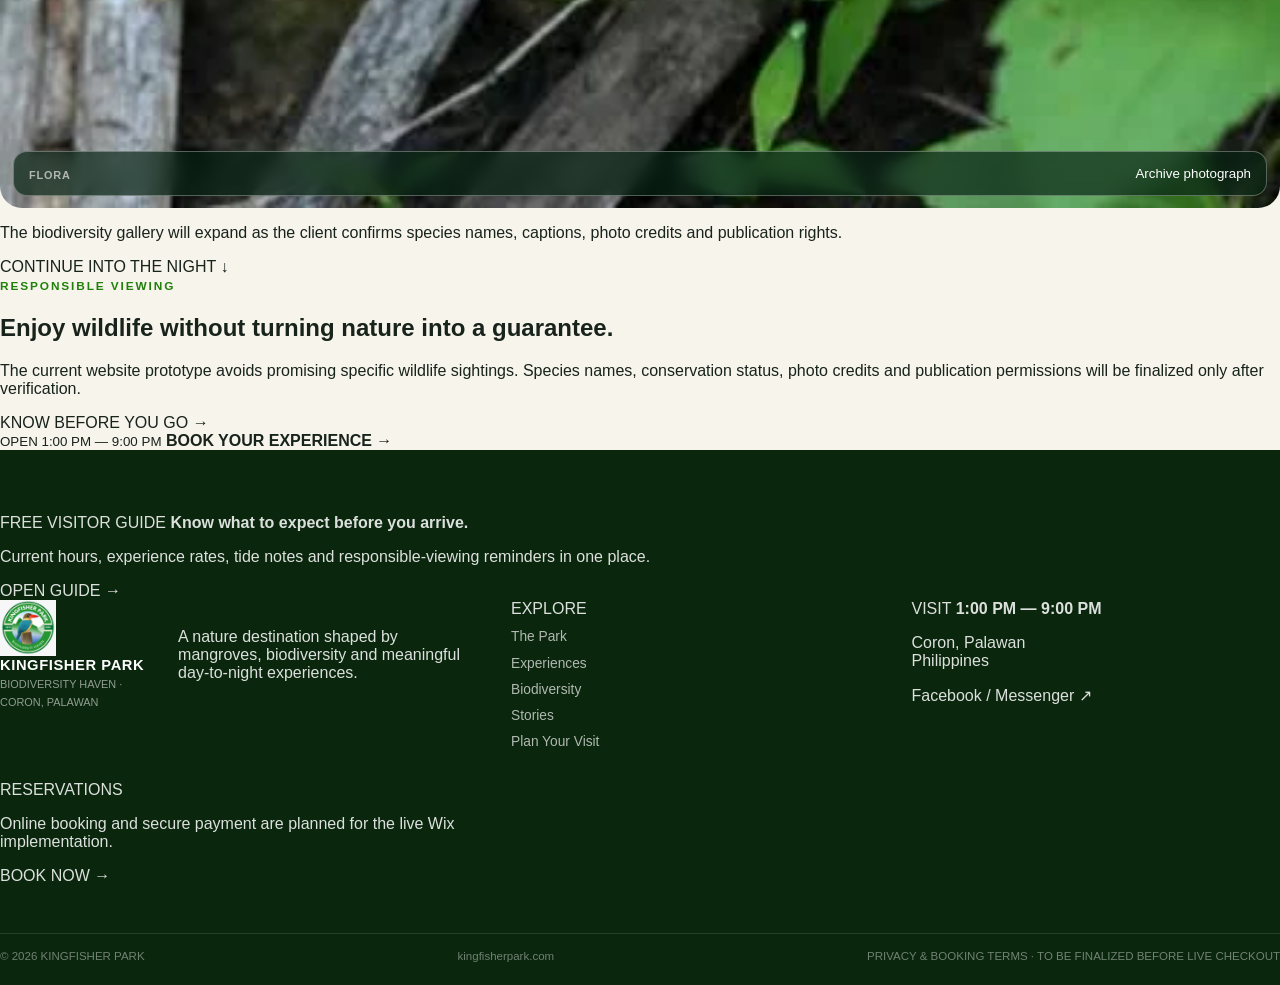
<file: biodiversity.html>
<!doctype html>
<html lang="en">
<head>
  <meta charset="utf-8">
  <meta name="viewport" content="width=device-width, initial-scale=1">
  <meta name="theme-color" content="#0b2f24">
  <meta name="description" content="Explore authentic biodiversity photographs from the Kingfisher Park archive and learn how the website will present wildlife responsibly.">
  <title>Biodiversity — Kingfisher Park</title>
  <link rel="stylesheet" href="css/styles.css">
</head>
<body>
  <a class="skip-link" href="#main-content">Skip to main content</a>

  <header class="site-header" id="site-header">
    <div class="header-shell">
      <a class="brand" href="index.html" aria-label="Kingfisher Park home">
        <img
          class="brand-logo"
          src="assets/logo/kingfisher-park-logo-512.webp"
          alt=""
          width="512"
          height="512"
        >
        <span class="brand-copy">
          <strong>KINGFISHER PARK</strong>
          <small>CORON · PALAWAN</small>
        </span>
      </a>

      <nav class="desktop-nav" aria-label="Primary navigation">
        <a href="the-park.html">THE PARK</a>
        <a href="experiences.html">EXPERIENCES</a>
        <a href="biodiversity.html" aria-current="page">BIODIVERSITY</a>
        <a href="stories.html">STORIES</a>
        <a href="plan-your-visit.html">PLAN YOUR VISIT</a>
      </nav>

      <a class="header-book" href="booking.html">
        <span>BOOK NOW</span>
        <span aria-hidden="true">↗</span>
      </a>

      <button
        class="menu-toggle"
        type="button"
        aria-expanded="false"
        aria-controls="mobile-menu"
        aria-label="Open navigation menu"
      >
        <span></span><span></span>
      </button>
    </div>

    <div class="mobile-menu" id="mobile-menu" hidden>
      <nav aria-label="Mobile navigation">
        <a href="the-park.html">THE PARK</a>
        <a href="experiences.html">EXPERIENCES</a>
        <a href="biodiversity.html" aria-current="page">BIODIVERSITY</a>
        <a href="stories.html">STORIES</a>
        <a href="plan-your-visit.html">PLAN YOUR VISIT</a>
        <a class="mobile-book" href="booking.html">BOOK NOW <span aria-hidden="true">↗</span></a>
      </nav>
    </div>
  </header>

  <main id="main-content">
    <section class="subpage-hero subpage-hero-biodiversity" style="--subpage-image: url('assets/images/biodiversity/birdlife-01.webp')">
      <div class="subpage-hero-shade" aria-hidden="true"></div>
      <div class="page-width subpage-hero-inner">
        <span class="section-kicker section-kicker-light">BIODIVERSITY HAVEN</span>
        <h1>Wildlife is part of the landscape, not a backdrop.</h1>
        <p>The biodiversity page gives the archive room to breathe without crowding the homepage, while keeping species claims and photo details subject to verification.</p>
      </div>
    </section>


    <section class="biodiversity" id="biodiversity" aria-labelledby="biodiversity-title">
      <div class="page-width">
        <div class="biodiversity-head">
          <div>
            <span class="section-kicker section-kicker-light">BIODIVERSITY HAVEN</span>
            <h2 id="biodiversity-title">A closer look at the life around the park.</h2>
          </div>
          <div class="biodiversity-intro">
            <p>
              Selected photographs from the Kingfisher Park archive reveal a landscape
              shared with varied birdlife and native vegetation.
            </p>
            <p class="verification-note">
              Detailed species labels will be added only after identification and publication
              details are verified.
            </p>
          </div>
        </div>

        <div class="bio-gallery">
          <figure class="bio-card bio-card-large">
            <img src="assets/images/biodiversity/birdlife-01.webp" alt="Colorful bird photographed at Kingfisher Park" loading="lazy" width="720" height="479">
            <figcaption><span>BIRDLIFE</span><small>Kingfisher Park archive</small></figcaption>
          </figure>

          <figure class="bio-card">
            <img src="assets/images/biodiversity/birdlife-02.webp" alt="Woodpecker photographed in the Kingfisher Park archive" loading="lazy" width="960" height="640">
            <figcaption><span>FOREST EDGE</span><small>Archive photograph</small></figcaption>
          </figure>

          <figure class="bio-card">
            <img src="assets/images/biodiversity/birdlife-03.webp" alt="Green bird perched on a branch in the Kingfisher Park archive" loading="lazy" width="960" height="640">
            <figcaption><span>CANOPY</span><small>Archive photograph</small></figcaption>
          </figure>

          <figure class="bio-card bio-card-tall">
            <img src="assets/images/biodiversity/birdlife-04.webp" alt="Brightly colored bird photographed near the forest floor in the Kingfisher Park archive" loading="lazy" width="1200" height="799">
            <figcaption><span>FOREST LIFE</span><small>Kingfisher Park archive</small></figcaption>
          </figure>

          <figure class="bio-card">
            <img src="assets/images/biodiversity/birdlife-05.webp" alt="Dark blue bird perched on a branch in the Kingfisher Park archive" loading="lazy" width="960" height="640">
            <figcaption><span>WILDLIFE</span><small>Archive photograph</small></figcaption>
          </figure>

          <figure class="bio-card">
            <img src="assets/images/biodiversity/flora-01.webp" alt="Pink flowering plant photographed in the Kingfisher Park archive" loading="lazy" width="445" height="720">
            <figcaption><span>FLORA</span><small>Archive photograph</small></figcaption>
          </figure>
        </div>

        <div class="bio-footer">
          <p>
            The biodiversity gallery will expand as the client confirms species names,
            captions, photo credits and publication rights.
          </p>
          <a class="text-link light-link" href="#after-dark">
            CONTINUE INTO THE NIGHT
            <span aria-hidden="true">↓</span>
          </a>
        </div>
      </div>
    </section>
    <section class="page-bridge">
      <div class="page-width page-bridge-grid">
        <div>
          <span class="section-kicker">RESPONSIBLE VIEWING</span>
          <h2>Enjoy wildlife without turning nature into a guarantee.</h2>
        </div>
        <div>
          <p>
            The current website prototype avoids promising specific wildlife sightings.
            Species names, conservation status, photo credits and publication permissions
            will be finalized only after verification.
          </p>
          <a class="text-link" href="plan-your-visit.html#know-before">KNOW BEFORE YOU GO <span aria-hidden="true">→</span></a>
        </div>
      </div>
    </section>

  </main>

  <a class="mobile-sticky-book" href="booking.html" aria-label="Book a Kingfisher Park experience">
    <span>
      <small>OPEN 1:00 PM — 9:00 PM</small>
      <strong>BOOK YOUR EXPERIENCE</strong>
    </span>
    <span class="mobile-sticky-arrow" aria-hidden="true">→</span>
  </a>

  <footer class="site-footer">
    <div class="page-width footer-guide">
      <div>
        <span>FREE VISITOR GUIDE</span>
        <strong>Know what to expect before you arrive.</strong>
        <p>Current hours, experience rates, tide notes and responsible-viewing reminders in one place.</p>
      </div>
      <a href="visitor-guide.html">OPEN GUIDE <span aria-hidden="true">→</span></a>
    </div>
    <div class="page-width footer-grid">
      <div class="footer-brand">
        <a class="footer-logo-lockup" href="index.html" aria-label="Kingfisher Park home">
          <img src="assets/logo/kingfisher-park-logo-512.webp" alt="" width="512" height="512">
          <span>
            <strong>KINGFISHER PARK</strong>
            <small>BIODIVERSITY HAVEN · CORON, PALAWAN</small>
          </span>
        </a>
        <p>
          A nature destination shaped by mangroves, biodiversity and meaningful day-to-night experiences.
        </p>
      </div>

      <nav class="footer-nav" aria-label="Footer navigation">
        <span>EXPLORE</span>
        <a href="the-park.html">The Park</a>
        <a href="experiences.html">Experiences</a>
        <a href="biodiversity.html">Biodiversity</a>
        <a href="stories.html">Stories</a>
        <a href="plan-your-visit.html">Plan Your Visit</a>
      </nav>

      <div class="footer-visit">
        <span>VISIT</span>
        <strong>1:00 PM — 9:00 PM</strong>
        <p>Coron, Palawan<br>Philippines</p>
        <a href="https://web.facebook.com/KingfisherPark" target="_blank" rel="noopener noreferrer">
          Facebook / Messenger ↗
        </a>
      </div>

      <div class="footer-book">
        <span>RESERVATIONS</span>
        <p>Online booking and secure payment are planned for the live Wix implementation.</p>
        <a class="footer-book-link" href="booking.html">BOOK NOW →</a>
      </div>
    </div>

    <div class="page-width footer-bottom">
      <span>© 2026 KINGFISHER PARK</span>
      <span>kingfisherpark.com</span>
      <span>PRIVACY &amp; BOOKING TERMS · TO BE FINALIZED BEFORE LIVE CHECKOUT</span>
    </div>
  </footer>

  <div class="prototype-toast" id="prototype-toast" role="status" aria-live="polite" aria-atomic="true"></div>

  <script src="js/main.js"></script>
</body>
</html>
</file>
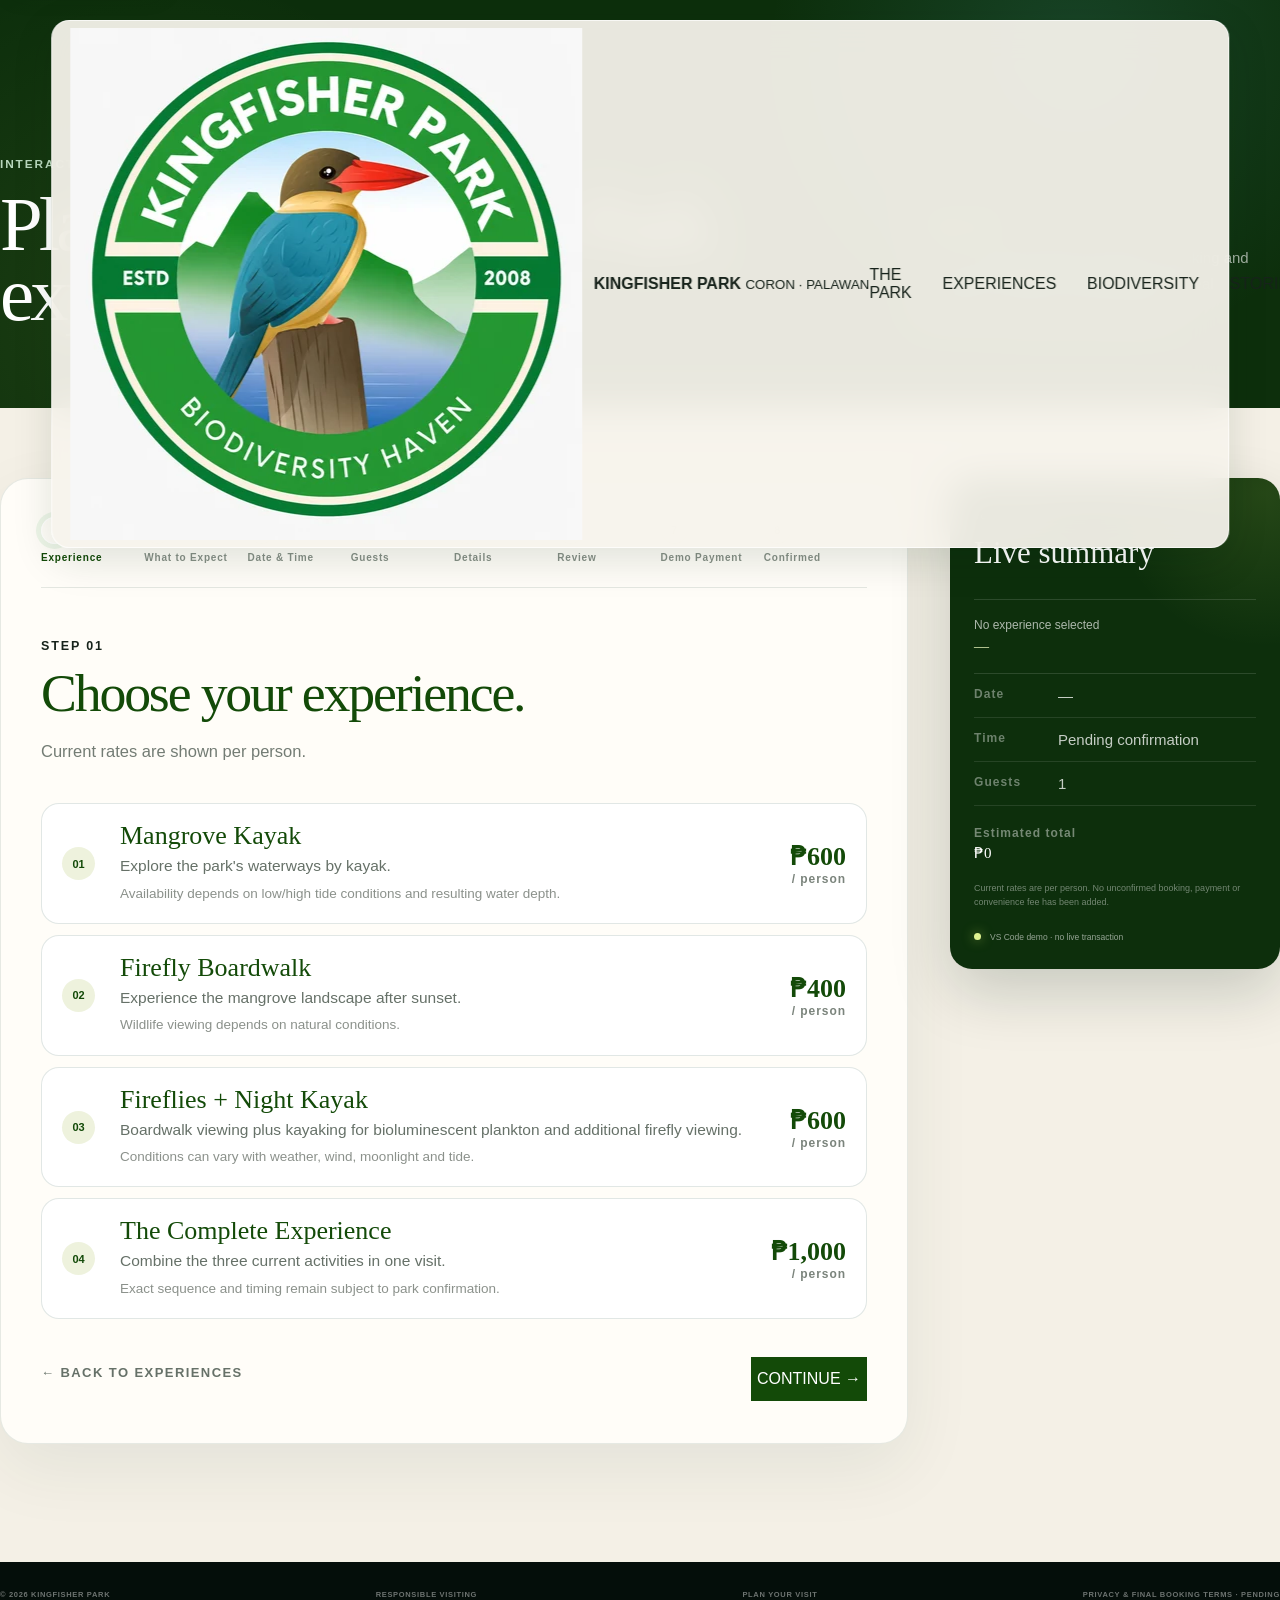
<file: booking.html>
<!doctype html>
<html lang="en">
<head>
  <meta charset="utf-8">
  <meta name="viewport" content="width=device-width, initial-scale=1">
  <meta name="theme-color" content="#0b2f24">
  <meta name="description" content="Interactive Kingfisher Park booking prototype for visitor experiences in Coron, Palawan. No real payment is processed.">
  <title>Book Kingfisher Park — Responsive Interactive Prototype</title>
  <link rel="stylesheet" href="css/styles.css">
  <link rel="stylesheet" href="css/booking.css">
</head>
<body class="booking-page">
  <a class="skip-link" href="#booking-main">Skip to booking</a>

  <header class="site-header booking-header" id="site-header">
    <div class="header-shell">
      <a class="brand" href="index.html" aria-label="Kingfisher Park home">
        <img
          class="brand-logo"
          src="assets/logo/kingfisher-park-logo-512.webp"
          alt=""
          width="512"
          height="512"
        >
        <span class="brand-copy">
          <strong>KINGFISHER PARK</strong>
          <small>CORON · PALAWAN</small>
        </span>
      </a>

      <nav class="desktop-nav" aria-label="Primary navigation">
        <a href="the-park.html">THE PARK</a>
        <a href="experiences.html">EXPERIENCES</a>
        <a href="biodiversity.html">BIODIVERSITY</a>
        <a href="stories.html">STORIES</a>
        <a href="plan-your-visit.html">PLAN YOUR VISIT</a>
      </nav>

      <a class="header-book header-book-active" href="booking.html" aria-current="page">
        <span>BOOKING</span>
        <span aria-hidden="true">●</span>
      </a>

      <button
        class="menu-toggle"
        type="button"
        aria-expanded="false"
        aria-controls="mobile-menu"
        aria-label="Open navigation menu"
      >
        <span></span><span></span>
      </button>
    </div>

    <div class="mobile-menu" id="mobile-menu" hidden>
      <nav aria-label="Mobile navigation">
        <a href="the-park.html">THE PARK</a>
        <a href="experiences.html">EXPERIENCES</a>
        <a href="biodiversity.html">BIODIVERSITY</a>
        <a href="stories.html">STORIES</a>
        <a href="plan-your-visit.html">PLAN YOUR VISIT</a>
        <a class="mobile-book" href="booking.html" aria-current="page">BOOKING <span aria-hidden="true">●</span></a>
      </nav>
    </div>
  </header>

  <main id="booking-main">
    <section class="booking-hero" aria-labelledby="booking-page-title">
      <div class="page-width booking-hero-grid">
        <div>
          <span class="section-kicker section-kicker-light">INTERACTIVE BOOKING PROTOTYPE</span>
          <h1 id="booking-page-title">Plan your Kingfisher Park experience.</h1>
        </div>
        <div class="booking-hero-note">
          <strong>DEMO ONLY</strong>
          <p>
            This VS Code prototype calculates a booking and simulates checkout.
            It does not create a real reservation or process a real payment.
          </p>
        </div>
      </div>
    </section>

    <section class="booking-workspace" aria-label="Kingfisher Park booking prototype">
      <div class="page-width booking-layout">
        <div class="booking-flow">
          <ol class="booking-progress" id="booking-progress" aria-label="Booking progress">
            <li class="is-active" data-progress-step="1"><span>1</span><small>Experience</small></li>
            <li data-progress-step="2"><span>2</span><small>What to Expect</small></li>
            <li data-progress-step="3"><span>3</span><small>Date &amp; Time</small></li>
            <li data-progress-step="4"><span>4</span><small>Guests</small></li>
            <li data-progress-step="5"><span>5</span><small>Details</small></li>
            <li data-progress-step="6"><span>6</span><small>Review</small></li>
            <li data-progress-step="7"><span>7</span><small>Demo Payment</small></li>
            <li data-progress-step="8"><span>8</span><small>Confirmed</small></li>
          </ol>


          <div class="booking-mobile-status" id="booking-mobile-status" aria-live="polite">
            <span id="booking-mobile-step">Step 1 of 8 · Experience</span>
            <strong id="booking-mobile-total">₱0</strong>
          </div>

          <div class="booking-error" id="booking-error" role="alert" aria-live="assertive"></div>

          <form id="booking-form" novalidate>
            <!-- STEP 1 -->
            <section class="booking-step is-active" data-step="1" aria-labelledby="step-1-title">
              <div class="step-heading">
                <span>STEP 01</span>
                <h2 id="step-1-title" tabindex="-1">Choose your experience.</h2>
                <p>Current rates are shown per person.</p>
              </div>

              <fieldset class="experience-options">
                <legend class="sr-only">Choose an experience</legend>

                <label class="booking-option">
                  <input type="radio" name="experience" value="mangrove">
                  <span class="option-number">01</span>
                  <span class="option-copy">
                    <strong>Mangrove Kayak</strong>
                    <small>Explore the park's waterways by kayak.</small>
                    <em>Availability depends on low/high tide conditions and resulting water depth.</em>
                  </span>
                  <span class="option-price">₱600<small>/ person</small></span>
                </label>

                <label class="booking-option">
                  <input type="radio" name="experience" value="firefly">
                  <span class="option-number">02</span>
                  <span class="option-copy">
                    <strong>Firefly Boardwalk</strong>
                    <small>Experience the mangrove landscape after sunset.</small>
                    <em>Wildlife viewing depends on natural conditions.</em>
                  </span>
                  <span class="option-price">₱400<small>/ person</small></span>
                </label>

                <label class="booking-option">
                  <input type="radio" name="experience" value="night-kayak">
                  <span class="option-number">03</span>
                  <span class="option-copy">
                    <strong>Fireflies + Night Kayak</strong>
                    <small>Boardwalk viewing plus kayaking for bioluminescent plankton and additional firefly viewing.</small>
                    <em>Conditions can vary with weather, wind, moonlight and tide.</em>
                  </span>
                  <span class="option-price">₱600<small>/ person</small></span>
                </label>

                <label class="booking-option">
                  <input type="radio" name="experience" value="complete">
                  <span class="option-number">04</span>
                  <span class="option-copy">
                    <strong>The Complete Experience</strong>
                    <small>Combine the three current activities in one visit.</small>
                    <em>Exact sequence and timing remain subject to park confirmation.</em>
                  </span>
                  <span class="option-price">₱1,000<small>/ person</small></span>
                </label>
              </fieldset>

              <div class="step-actions">
                <a class="booking-back-home" href="experiences.html">← BACK TO EXPERIENCES</a>
                <button class="button booking-next" type="button" data-next>CONTINUE <span aria-hidden="true">→</span></button>
              </div>
            </section>


            <!-- STEP 2 -->
            <section class="booking-step expectation-step" data-step="2" aria-labelledby="step-2-title" hidden>
              <div class="step-heading">
                <span>STEP 02</span>
                <h2 id="step-2-title" tabindex="-1">Know what to expect.</h2>
                <p>Review the character of your selected experience before choosing a date.</p>
              </div>

              <div class="expectation-panel">
                <div class="expectation-topline">
                  <span id="expectation-type">SELECTED EXPERIENCE</span>
                  <strong id="expectation-price">—</strong>
                </div>
                <h3 id="expectation-title">Your experience</h3>
                <p id="expectation-intro">Choose an experience first to see the most relevant visitor notes.</p>
                <ul class="expectation-points" id="expectation-points"></ul>
              </div>

              <div class="expectation-basics" aria-label="Before you book">
                <article>
                  <span>01</span>
                  <strong>Dress for nature</strong>
                  <p>Wear comfortable clothing and suitable footwear for outdoor, dark or uneven conditions.</p>
                </article>
                <article>
                  <span>02</span>
                  <strong>Follow your guide</strong>
                  <p>Observe park and guide instructions, especially around water, paths and wildlife-viewing areas.</p>
                </article>
                <article>
                  <span>03</span>
                  <strong>Respect the habitat</strong>
                  <p>Keep noise low and avoid flash photography around fireflies and other sensitive wildlife.</p>
                </article>
              </div>

              <div class="step-actions">
                <button class="booking-prev" type="button" data-prev>← BACK</button>
                <button class="button booking-next" type="button" data-next>CHOOSE DATE <span aria-hidden="true">→</span></button>
              </div>
            </section>

            <!-- STEP 3 -->
            <section class="booking-step" data-step="3" aria-labelledby="step-3-title" hidden>
              <div class="step-heading">
                <span>STEP 03</span>
                <h2 id="step-3-title" tabindex="-1">Choose a preferred date.</h2>
                <p>Final activity time slots will appear only when confirmed availability is configured.</p>
              </div>

              <div class="date-time-grid">
                <div class="field-group">
                  <label for="visit-date">Preferred visit date</label>
                  <input id="visit-date" name="visitDate" type="date" required>
                  <small>Select a preferred visit date for this booking prototype.</small>
                </div>

                <div class="time-pending">
                  <span class="time-status">TIME SLOT</span>
                  <strong>To be confirmed by Kingfisher Park</strong>
                  <p>
                    The live booking system will display only confirmed availability and time slots.
                  </p>
                </div>
              </div>

              <label class="acknowledge-box">
                <input type="checkbox" name="timePendingAck" required>
                <span>
                  I understand that the exact activity time will be shown only when confirmed availability is configured.
                </span>
              </label>

              <div class="step-actions">
                <button class="booking-prev" type="button" data-prev>← BACK</button>
                <button class="button booking-next" type="button" data-next>CONTINUE <span aria-hidden="true">→</span></button>
              </div>
            </section>

            <!-- STEP 4 -->
            <section class="booking-step" data-step="4" aria-labelledby="step-4-title" hidden>
              <div class="step-heading">
                <span>STEP 04</span>
                <h2 id="step-4-title" tabindex="-1">How many guests?</h2>
                <p>Current pricing is per person.</p>
              </div>

              <div class="guest-control">
                <button type="button" aria-label="Decrease guests" data-guest-minus>−</button>
                <div>
                  <input id="guest-count" name="guests" type="number" min="1" value="1" inputmode="numeric" required>
                  <label for="guest-count">guest<span id="guest-plural"></span></label>
                </div>
                <button type="button" aria-label="Increase guests" data-guest-plus>+</button>
              </div>

              <p class="guest-note">
                Current pricing is per person. Any final capacity limits or special-rate policies will appear only after they are confirmed.
              </p>

              <div class="step-actions">
                <button class="booking-prev" type="button" data-prev>← BACK</button>
                <button class="button booking-next" type="button" data-next>CONTINUE <span aria-hidden="true">→</span></button>
              </div>
            </section>

            <!-- STEP 5 -->
            <section class="booking-step" data-step="5" aria-labelledby="step-5-title" hidden>
              <div class="step-heading">
                <span>STEP 05</span>
                <h2 id="step-5-title" tabindex="-1">Guest details.</h2>
                <p>Enter the contact details needed to manage your reservation.</p>
              </div>

              <div class="details-grid">
                <div class="field-group field-wide">
                  <label for="full-name">Full name</label>
                  <input id="full-name" name="fullName" type="text" autocomplete="name" required>
                </div>

                <div class="field-group">
                  <label for="email">Email</label>
                  <input id="email" name="email" type="email" autocomplete="email" required>
                </div>

                <div class="field-group">
                  <label for="mobile">Mobile / WhatsApp</label>
                  <input id="mobile" name="mobile" type="tel" autocomplete="tel" required>
                </div>

                <div class="field-group">
                  <label for="hotel">Hotel / accommodation <span>optional</span></label>
                  <input id="hotel" name="hotel" type="text" autocomplete="organization">
                </div>

                <div class="field-group">
                  <label for="contact-pref">Preferred contact</label>
                  <select id="contact-pref" name="contactPreference">
                    <option value="email">Email</option>
                    <option value="mobile">Mobile / WhatsApp</option>
                  </select>
                </div>

                <div class="field-group field-wide">
                  <label for="requests">Special requests <span>optional</span></label>
                  <textarea id="requests" name="requests" rows="4" maxlength="500"></textarea>
                </div>
              </div>

              <div class="step-actions">
                <button class="booking-prev" type="button" data-prev>← BACK</button>
                <button class="button booking-next" type="button" data-next>REVIEW BOOKING <span aria-hidden="true">→</span></button>
              </div>
            </section>

            <!-- STEP 6 -->
            <section class="booking-step" data-step="6" aria-labelledby="step-6-title" hidden>
              <div class="step-heading">
                <span>STEP 06</span>
                <h2 id="step-6-title" tabindex="-1">Review before checkout.</h2>
                <p>Check the details and the current per-person calculation.</p>
              </div>

              <div class="review-card">
                <dl>
                  <div><dt>Experience</dt><dd id="review-experience">—</dd></div>
                  <div><dt>Visit date</dt><dd id="review-date">—</dd></div>
                  <div><dt>Time</dt><dd>To be confirmed by Kingfisher Park</dd></div>
                  <div><dt>Guest</dt><dd id="review-guest">—</dd></div>
                  <div><dt>Email</dt><dd id="review-email">—</dd></div>
                  <div><dt>Mobile</dt><dd id="review-mobile">—</dd></div>
                </dl>

                <div class="review-total">
                  <span id="review-rate">₱0 × 0 guests</span>
                  <strong id="review-total">₱0</strong>
                  <small>No transaction or convenience fee is assumed.</small>
                </div>
              </div>

              <div class="policy-preview">
                <span class="policy-status">POLICY STATUS</span>
                <div>
                  <strong>Already reflected in prototype</strong>
                  <p>Tide/weather/natural-condition notices and responsible-viewing guidance.</p>
                </div>
                <div>
                  <strong>Final booking terms</strong>
                  <p>Cancellation, refund, rescheduling, no-show and final payment policies will appear before live checkout.</p>
                </div>
              </div>

              <label class="acknowledge-box">
                <input type="checkbox" name="reviewAck" required>
                <span>
                  I have reviewed the prototype booking information and understand that this is
                  not a real reservation.
                </span>
              </label>

              <div class="step-actions">
                <button class="booking-prev" type="button" data-prev>← EDIT DETAILS</button>
                <button class="button booking-next" type="button" data-next>CONTINUE TO DEMO PAYMENT <span aria-hidden="true">→</span></button>
              </div>
            </section>

            <!-- STEP 7 -->
            <section class="booking-step" data-step="7" aria-labelledby="step-7-title" hidden>
              <div class="step-heading">
                <span>STEP 07</span>
                <h2 id="step-7-title" tabindex="-1">Demo checkout.</h2>
                <p>No real payment credentials are requested or stored.</p>
              </div>

              <div class="demo-payment-panel">
                <div class="demo-payment-lock" aria-hidden="true">◇</div>
                <span>SECURE PAYMENT · WIX STAGE</span>
                <h3 id="payment-total">₱0</h3>
                <p>
                  In the final Wix site, this area will connect to the approved secure payment provider.
                </p>

                <p class="demo-payment-disclaimer" id="demo-payment-disclaimer">
                  Demo only — clicking the button below does not contact a payment gateway,
                  reserve a slot, charge a card, or create a live Kingfisher Park booking.
                </p>

              <div class="demo-payment-notes">
                  <div>
                    <strong>THIS PROTOTYPE</strong>
                    <small>Simulates success only.</small>
                  </div>
                  <div>
                    <strong>FINAL WEBSITE</strong>
                    <small>Uses an approved secure payment provider.</small>
                  </div>
                </div>
              </div>

              <div class="step-actions">
                <button class="booking-prev" type="button" data-prev>← BACK</button>
                <button class="button demo-pay-button" type="button" id="simulate-payment" aria-describedby="demo-payment-disclaimer">
                  SIMULATE SUCCESSFUL PAYMENT
                  <span aria-hidden="true">→</span>
                </button>
              </div>
            </section>

            <!-- STEP 8 -->
            <section class="booking-step booking-confirmation" data-step="8" aria-labelledby="step-8-title" hidden>
              <div class="confirmation-mark" aria-hidden="true">✓</div>
              <div class="step-heading">
                <span>DEMO CONFIRMATION</span>
                <h2 id="step-8-title" tabindex="-1">Your prototype booking is complete.</h2>
                <p>No real reservation or payment was created.</p>
              </div>

              <div class="confirmation-card">
                <div class="confirmation-top">
                  <div>
                    <span>DEMO REFERENCE</span>
                    <strong id="confirmation-reference">KP-DEMO-0000</strong>
                  </div>
                  <span class="demo-paid">DEMO PAID</span>
                </div>

                <dl>
                  <div><dt>Guest</dt><dd id="confirmation-name">—</dd></div>
                  <div><dt>Experience</dt><dd id="confirmation-experience">—</dd></div>
                  <div><dt>Date</dt><dd id="confirmation-date">—</dd></div>
                  <div><dt>Time</dt><dd>To be confirmed by Kingfisher Park</dd></div>
                  <div><dt>Guests</dt><dd id="confirmation-guests">—</dd></div>
                  <div><dt>Demo amount</dt><dd id="confirmation-total">—</dd></div>
                </dl>
              </div>

              <div class="confirmation-actions">
                <button class="button" type="button" id="print-summary">PRINT / SAVE SUMMARY</button>
                <button class="booking-prev" type="button" id="book-another">BOOK ANOTHER EXPERIENCE</button>
                <a class="booking-back-home" href="index.html">RETURN TO HOMEPAGE →</a>
              </div>
            </section>
          </form>
        </div>

        <aside class="live-summary" aria-labelledby="summary-title" aria-live="polite">
          <span class="summary-kicker">YOUR BOOKING</span>
          <h2 id="summary-title">Live summary</h2>

          <div class="summary-experience">
            <span id="summary-experience-label">No experience selected</span>
            <strong id="summary-rate">—</strong>
          </div>

          <dl class="summary-list">
            <div><dt>Date</dt><dd id="summary-date">—</dd></div>
            <div><dt>Time</dt><dd id="summary-time">Pending confirmation</dd></div>
            <div><dt>Guests</dt><dd id="summary-guests">1</dd></div>
          </dl>

          <div class="summary-total">
            <span>Estimated total</span>
            <strong id="summary-total">₱0</strong>
          </div>

          <p>
            Current rates are per person. No unconfirmed booking, payment or convenience
            fee has been added.
          </p>

          <div class="summary-status">
            <span class="summary-dot" aria-hidden="true"></span>
            <span>VS Code demo · no live transaction</span>
          </div>
        </aside>
      </div>
    </section>
  </main>

  <footer class="booking-footer">
    <div class="page-width">
      <span>© 2026 KINGFISHER PARK</span>
      <a href="plan-your-visit.html#know-before">RESPONSIBLE VISITING</a>
      <a href="plan-your-visit.html">PLAN YOUR VISIT</a>
      <span>PRIVACY &amp; FINAL BOOKING TERMS · PENDING</span>
    </div>
  </footer>

  <div class="prototype-toast" id="prototype-toast" role="status" aria-live="polite" aria-atomic="true"></div>

  <script src="js/main.js"></script>
  <script src="js/booking.js"></script>
</body>
</html>
</file>
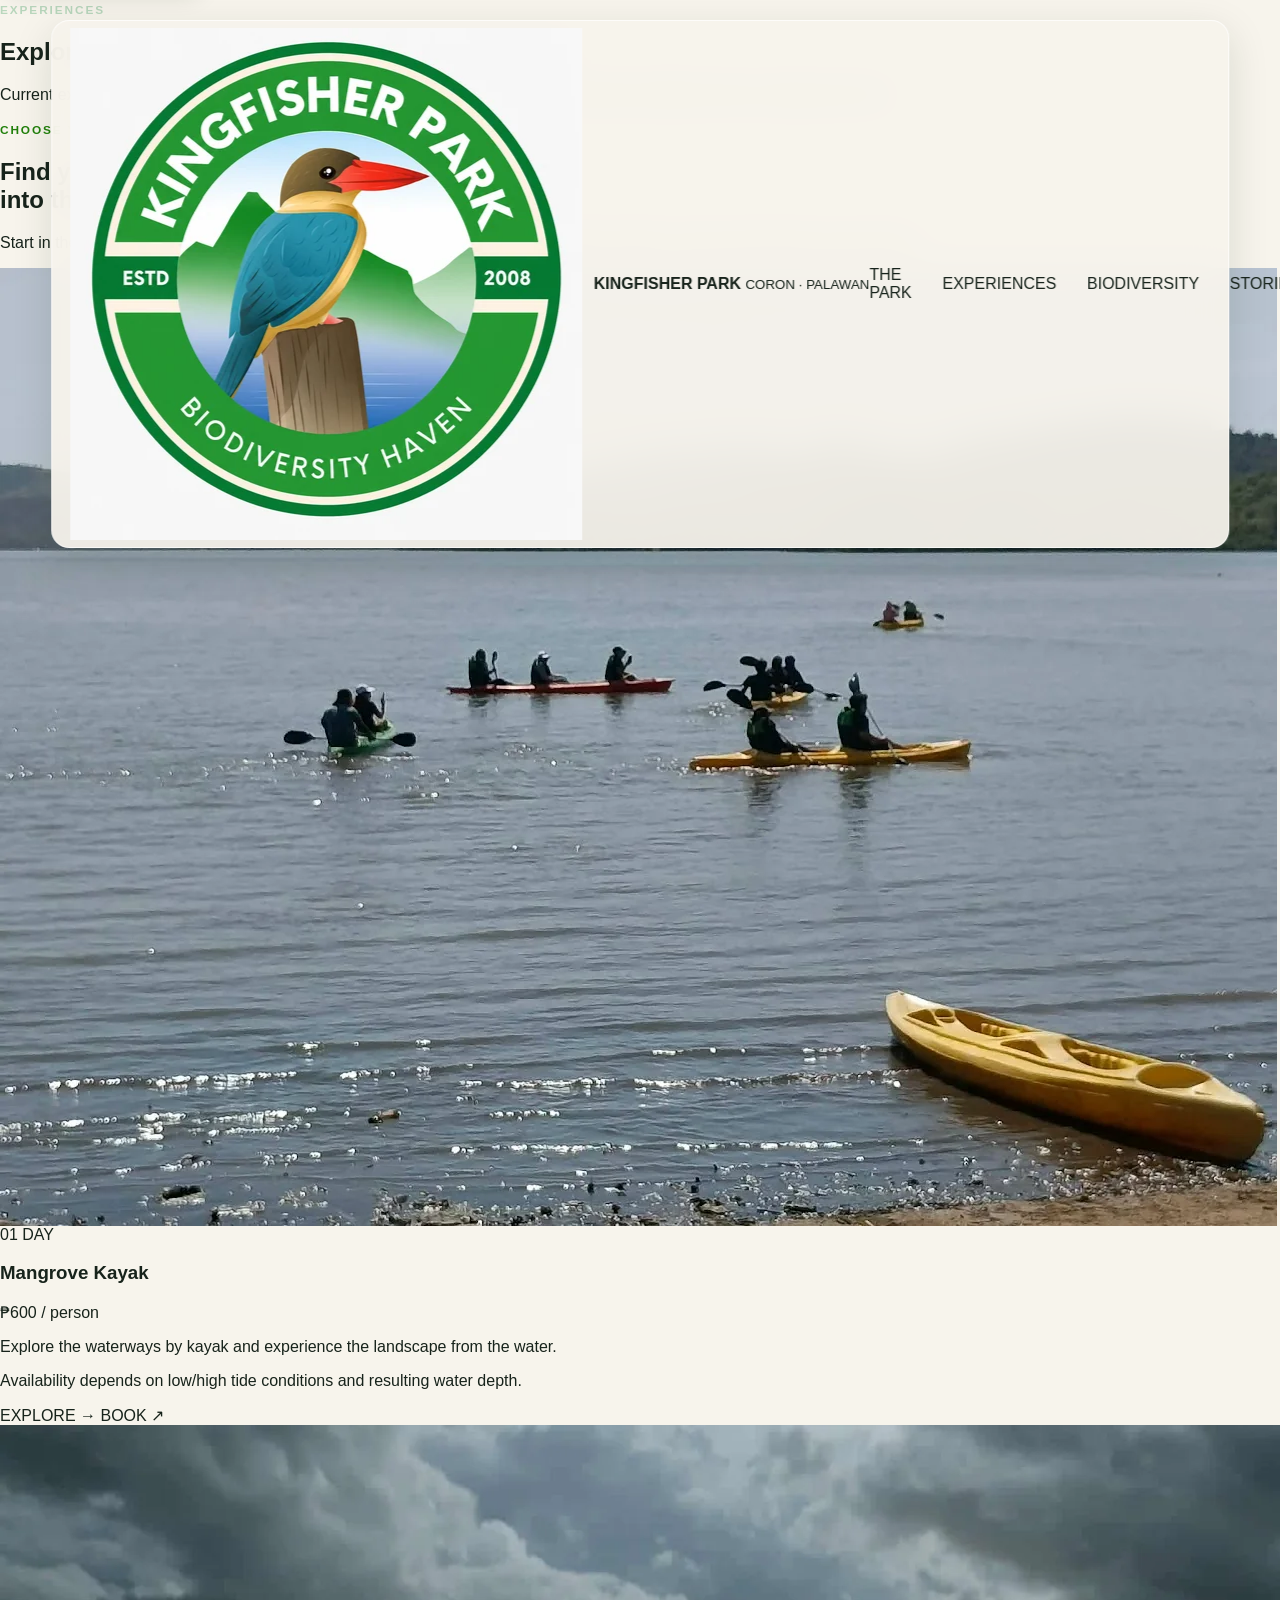
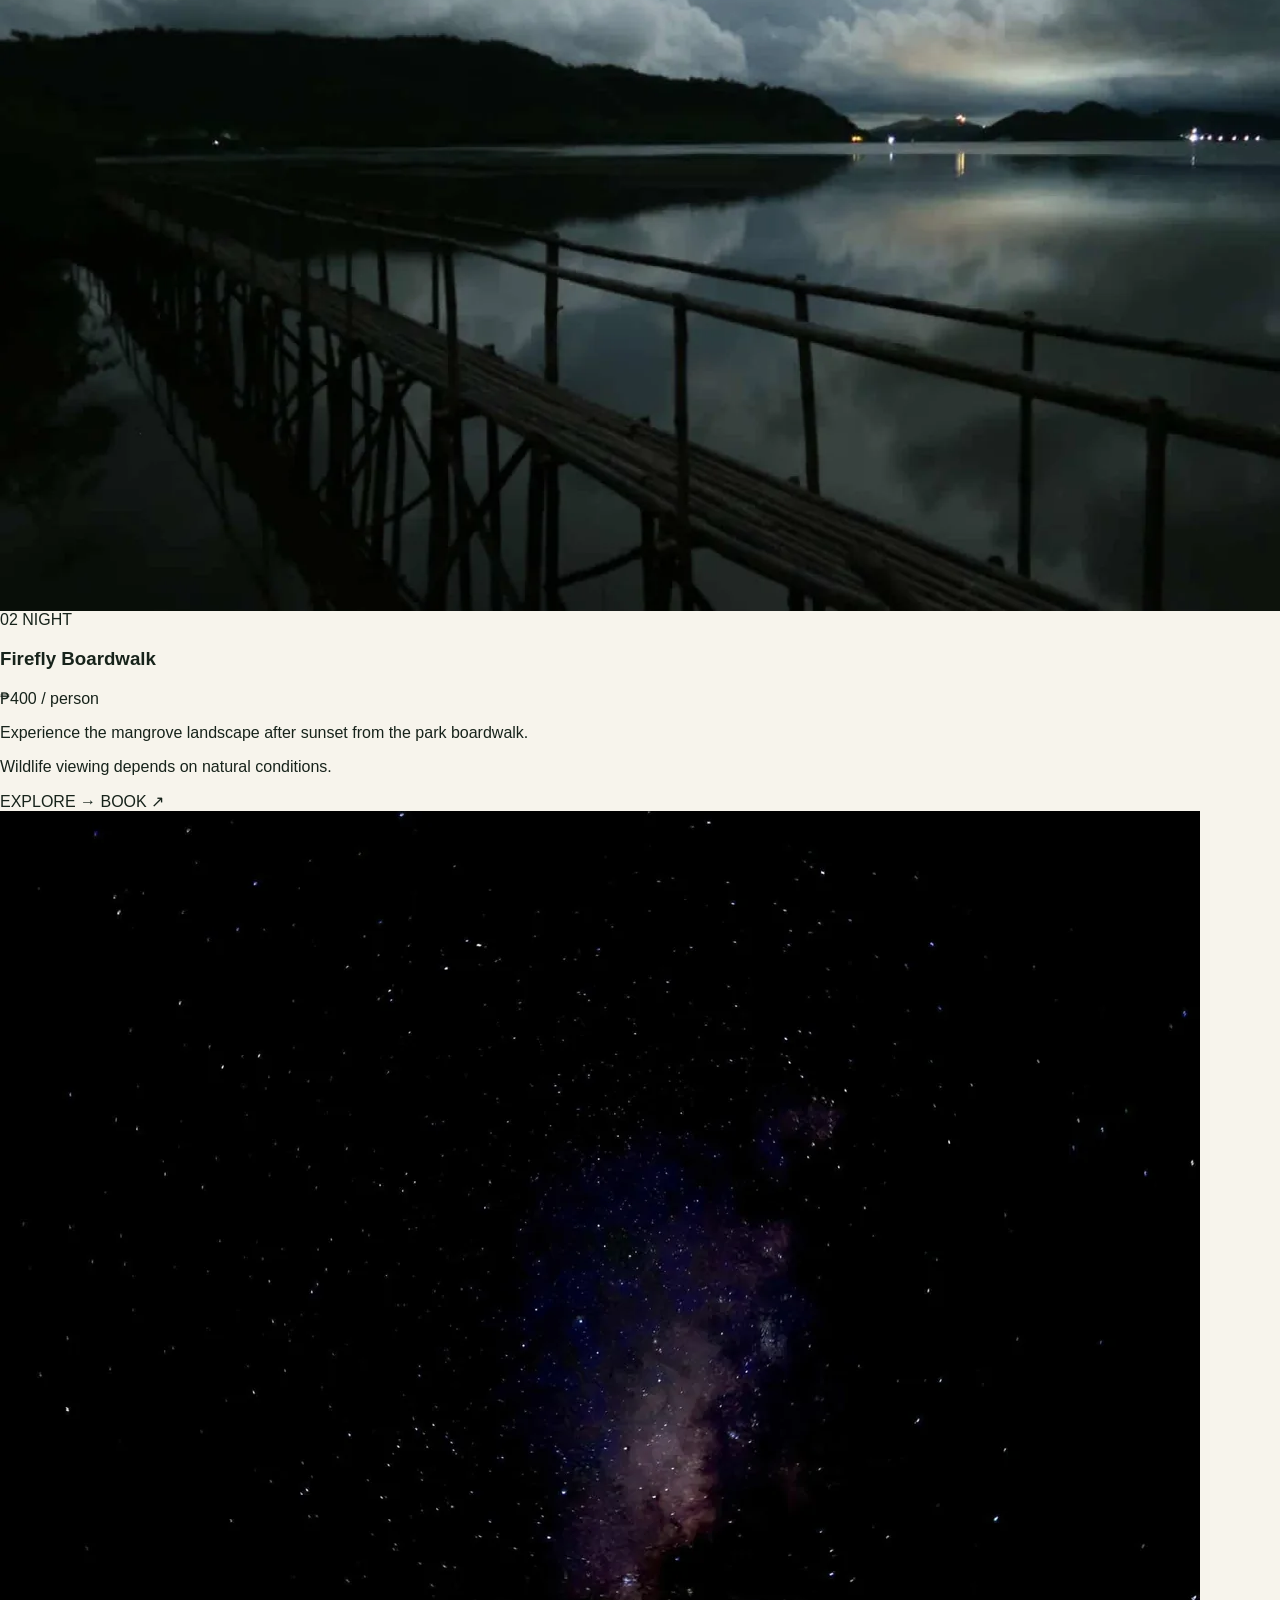
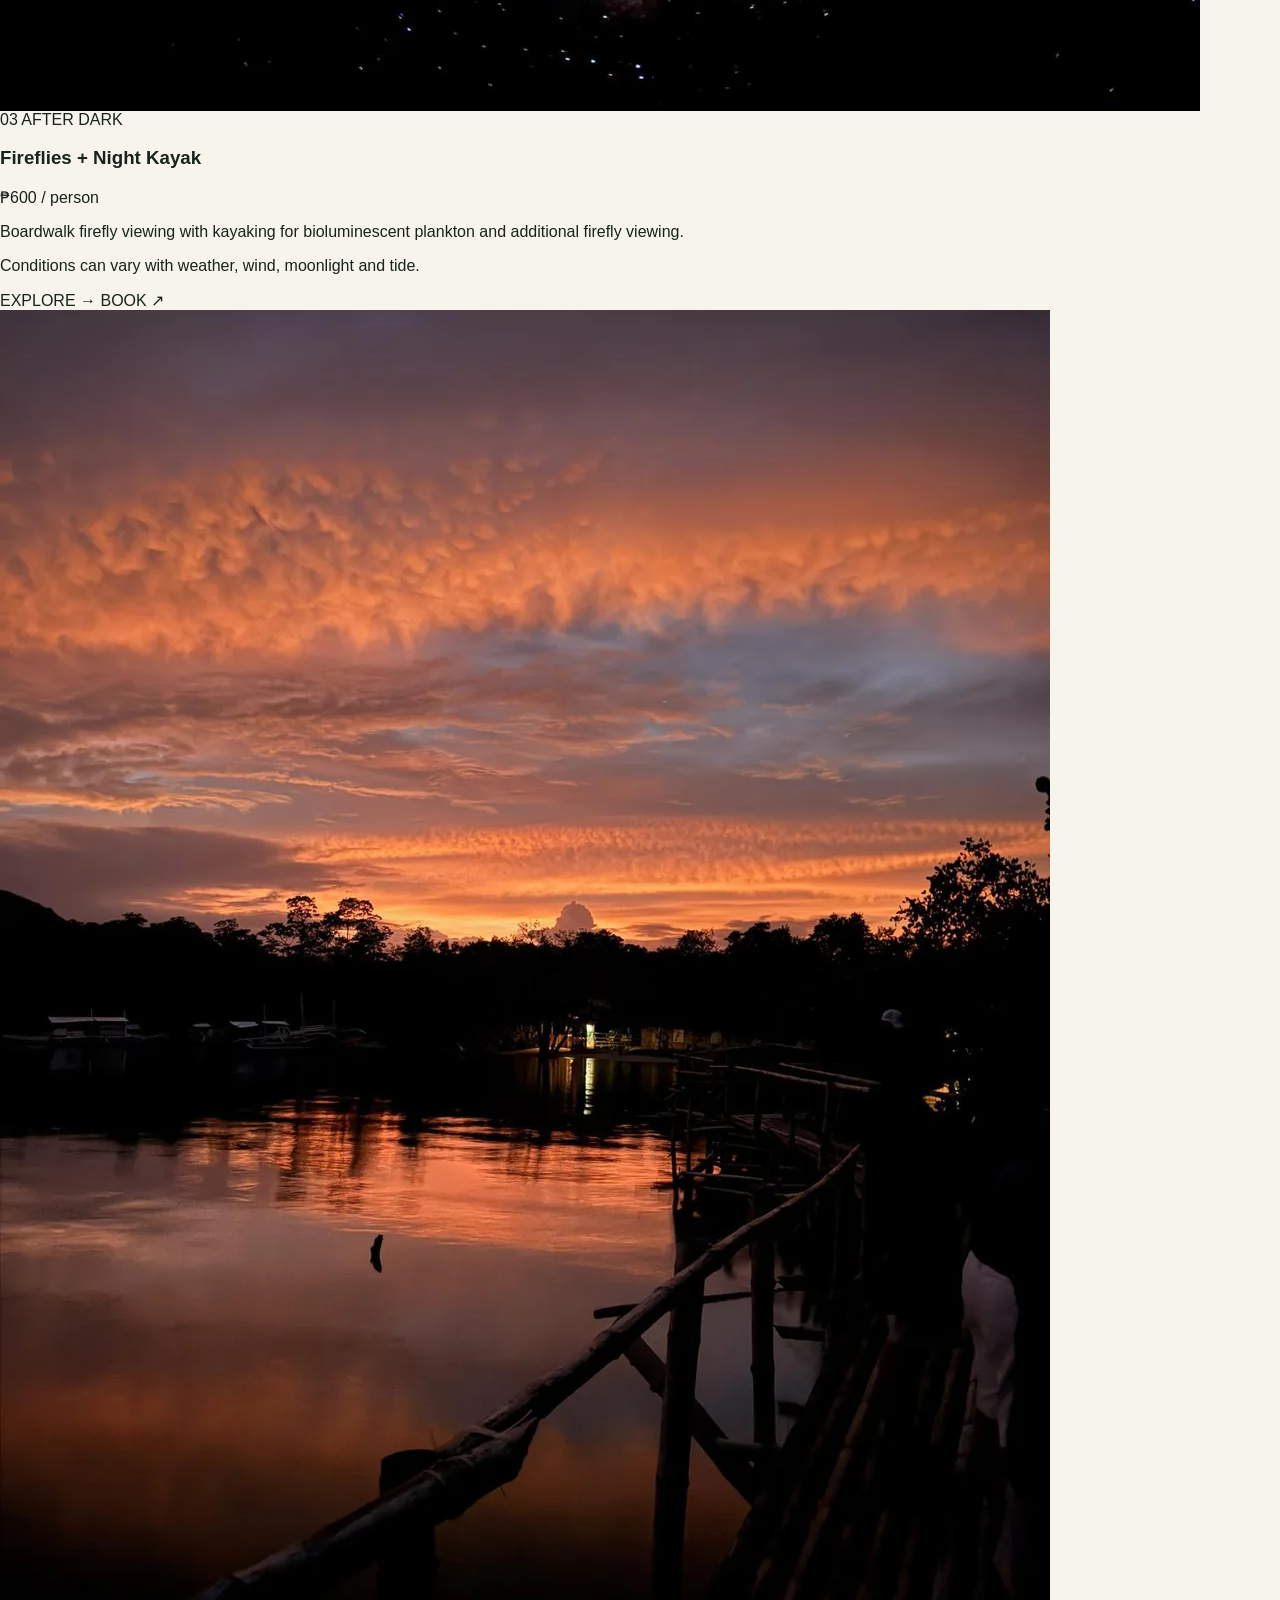
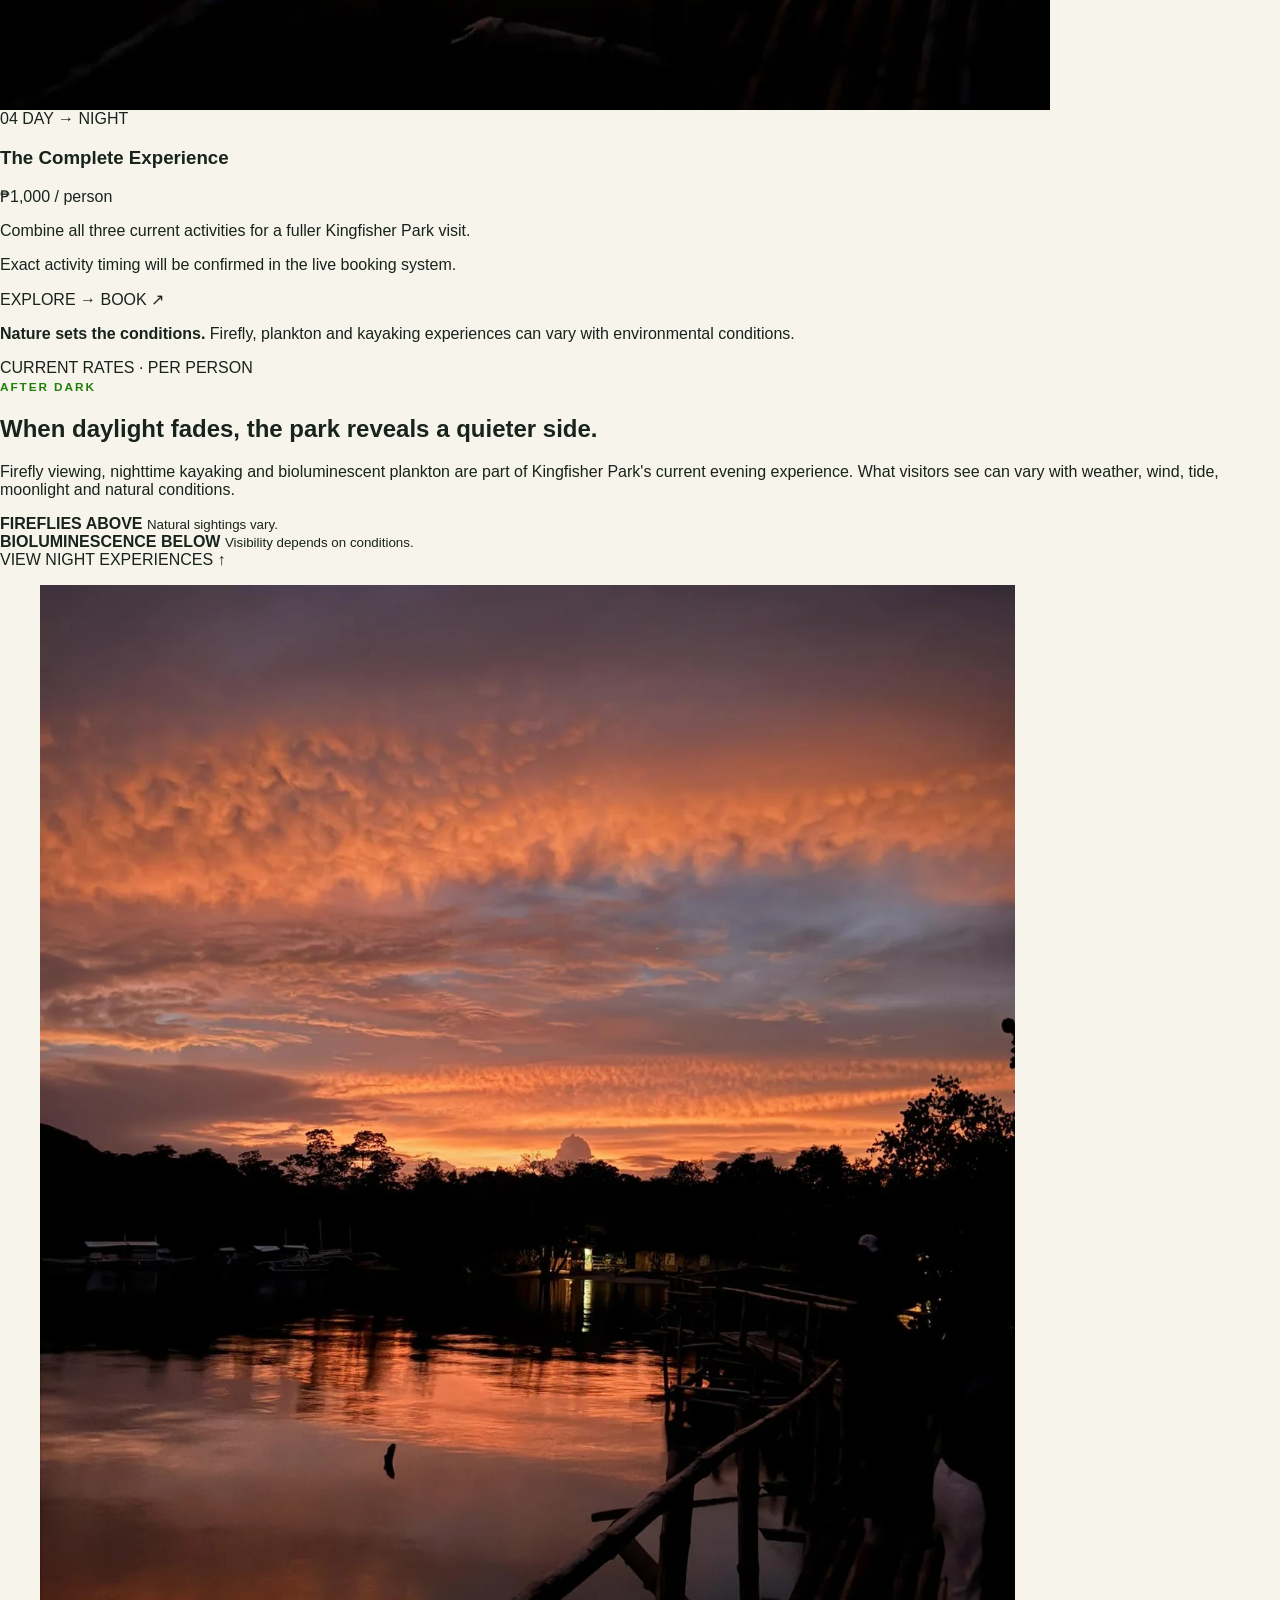
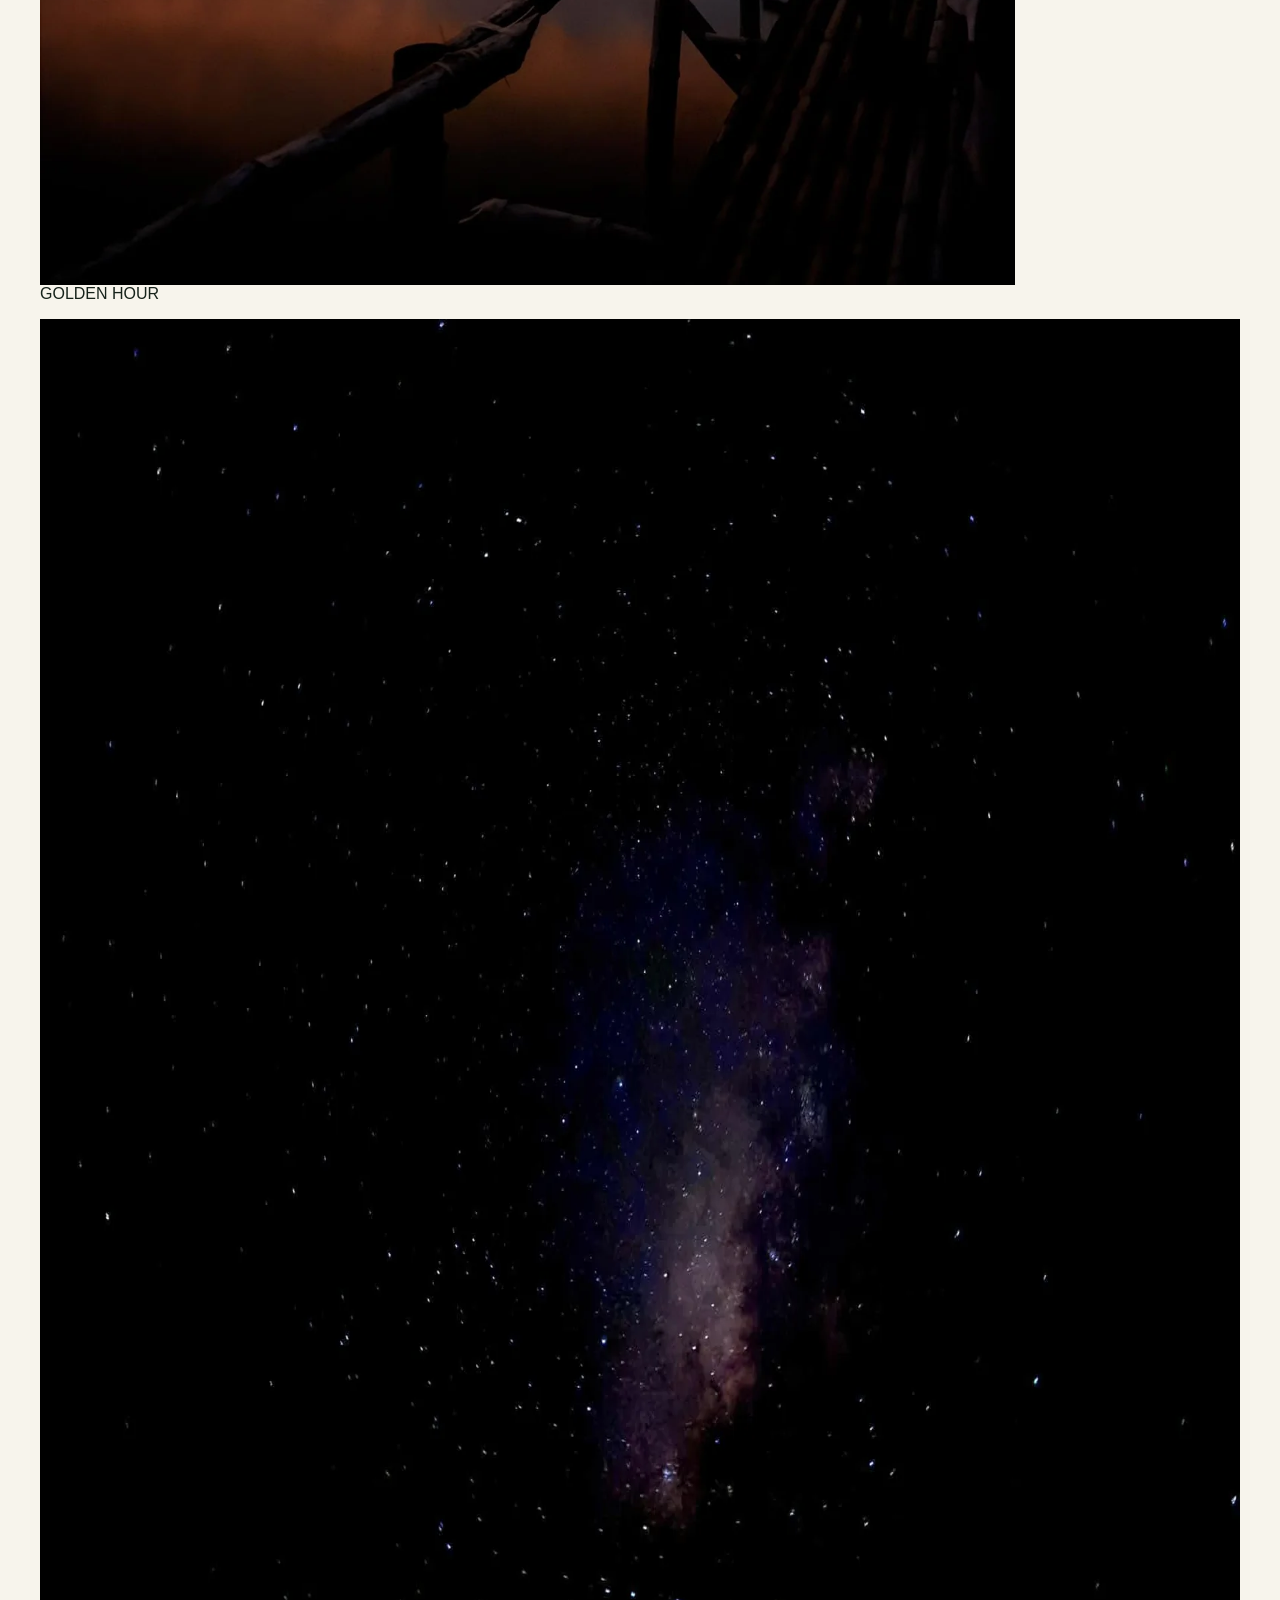
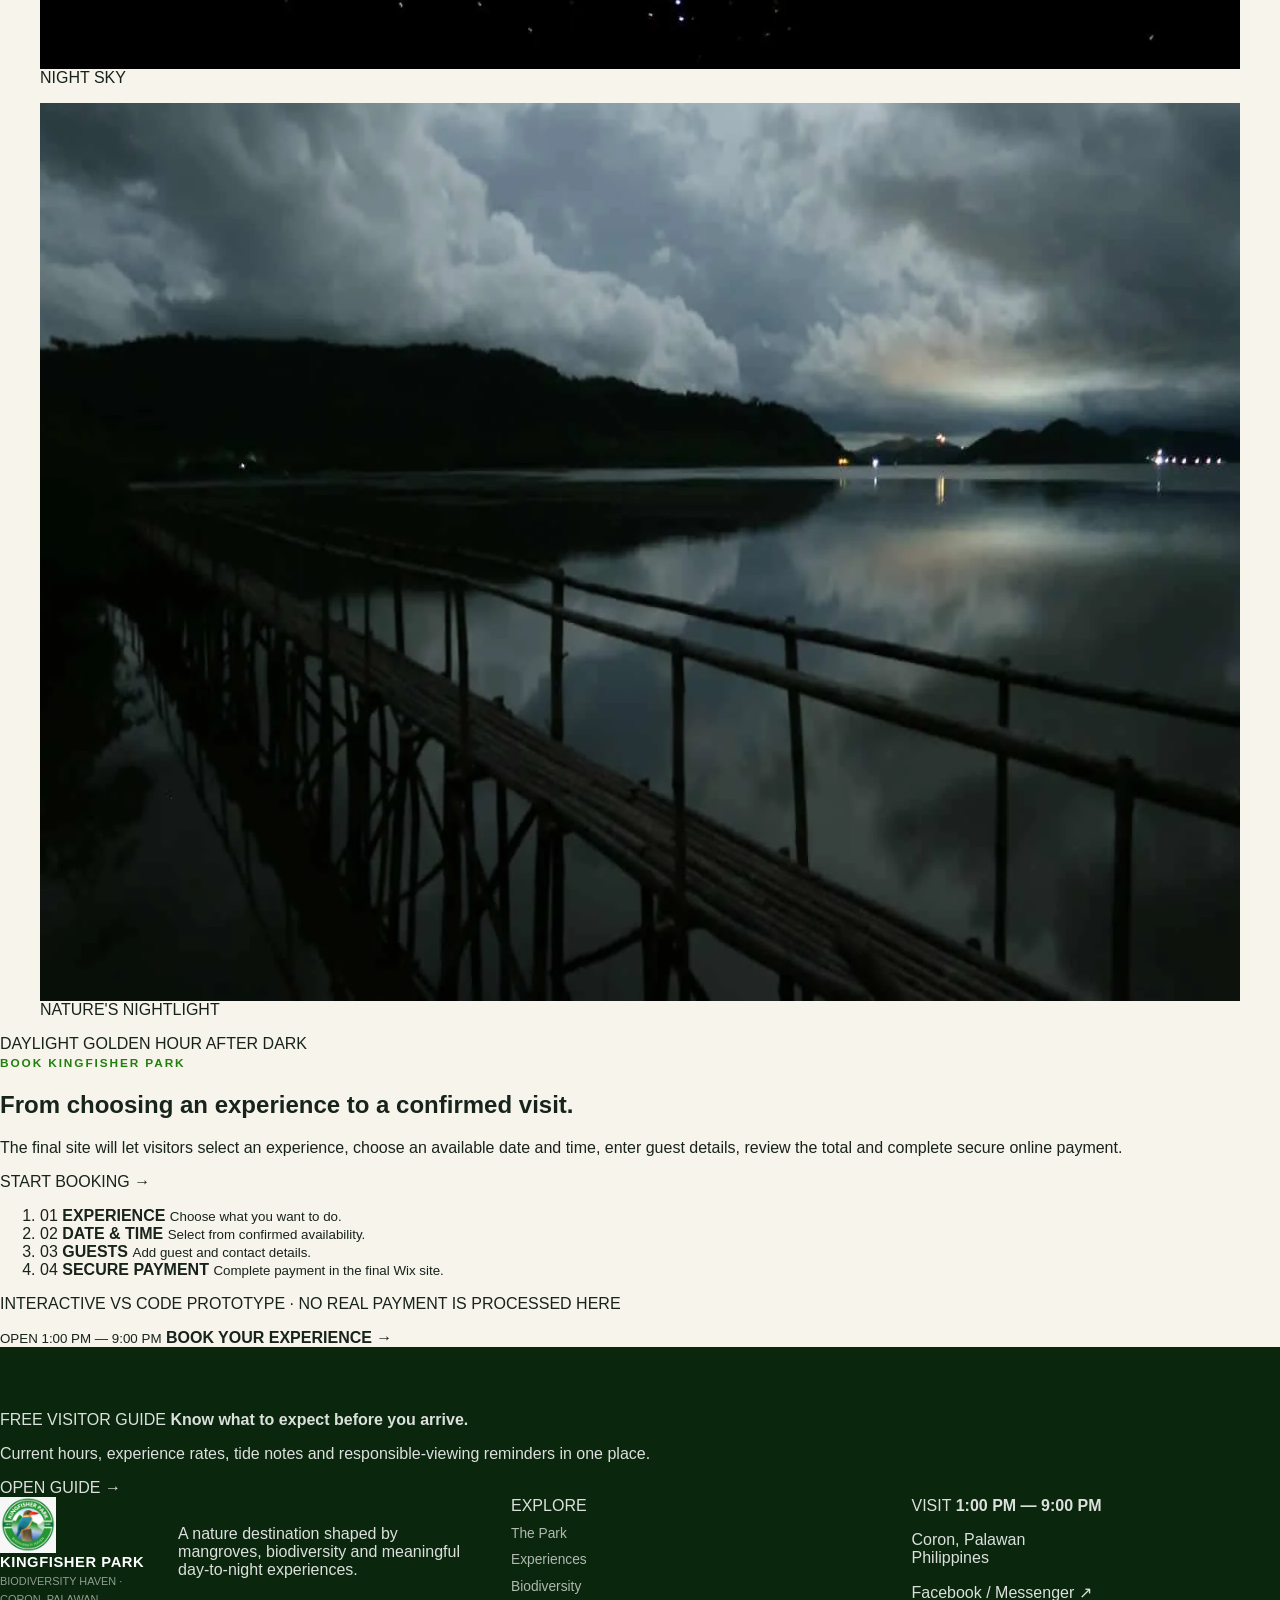
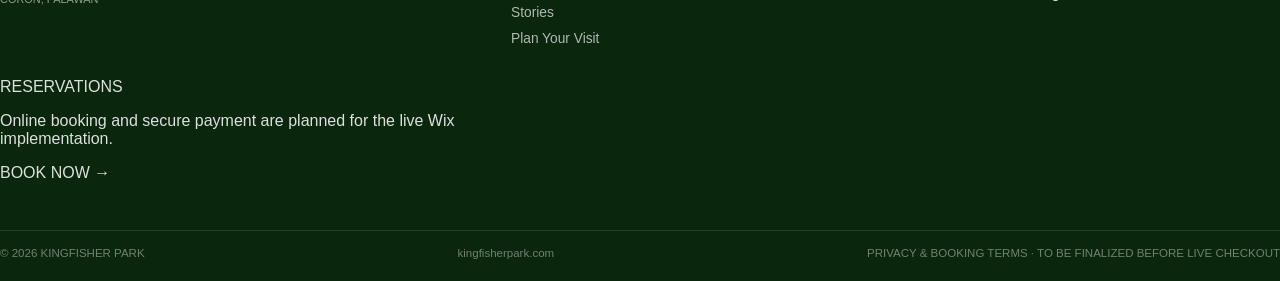
<file: experiences.html>
<!doctype html>
<html lang="en">
<head>
  <meta charset="utf-8">
  <meta name="viewport" content="width=device-width, initial-scale=1">
  <meta name="theme-color" content="#0b2f24">
  <meta name="description" content="Explore current Kingfisher Park visitor experiences including mangrove kayaking, firefly boardwalk viewing, night kayaking, and the complete experience.">
  <title>Experiences — Kingfisher Park</title>
  <link rel="stylesheet" href="css/styles.css">
</head>
<body>
  <a class="skip-link" href="#main-content">Skip to main content</a>

  <header class="site-header" id="site-header">
    <div class="header-shell">
      <a class="brand" href="index.html" aria-label="Kingfisher Park home">
        <img
          class="brand-logo"
          src="assets/logo/kingfisher-park-logo-512.webp"
          alt=""
          width="512"
          height="512"
        >
        <span class="brand-copy">
          <strong>KINGFISHER PARK</strong>
          <small>CORON · PALAWAN</small>
        </span>
      </a>

      <nav class="desktop-nav" aria-label="Primary navigation">
        <a href="the-park.html">THE PARK</a>
        <a href="experiences.html" aria-current="page">EXPERIENCES</a>
        <a href="biodiversity.html">BIODIVERSITY</a>
        <a href="stories.html">STORIES</a>
        <a href="plan-your-visit.html">PLAN YOUR VISIT</a>
      </nav>

      <a class="header-book" href="booking.html">
        <span>BOOK NOW</span>
        <span aria-hidden="true">↗</span>
      </a>

      <button
        class="menu-toggle"
        type="button"
        aria-expanded="false"
        aria-controls="mobile-menu"
        aria-label="Open navigation menu"
      >
        <span></span><span></span>
      </button>
    </div>

    <div class="mobile-menu" id="mobile-menu" hidden>
      <nav aria-label="Mobile navigation">
        <a href="the-park.html">THE PARK</a>
        <a href="experiences.html" aria-current="page">EXPERIENCES</a>
        <a href="biodiversity.html">BIODIVERSITY</a>
        <a href="stories.html">STORIES</a>
        <a href="plan-your-visit.html">PLAN YOUR VISIT</a>
        <a class="mobile-book" href="booking.html">BOOK NOW <span aria-hidden="true">↗</span></a>
      </nav>
    </div>
  </header>

  <main id="main-content">
    <section class="subpage-hero subpage-hero-experiences" style="--subpage-image: url('assets/images/experiences/night-boardwalk.webp')">
      <div class="subpage-hero-shade" aria-hidden="true"></div>
      <div class="page-width subpage-hero-inner">
        <span class="section-kicker section-kicker-light">EXPERIENCES</span>
        <h1>Explore by day. Discover a quieter side after dark.</h1>
        <p>Current experiences are shown with their posted per-person rates and the environmental conditions that can shape each visit.</p>
      </div>
    </section>


    <section class="experiences" id="experiences" aria-labelledby="experiences-title">
      <div class="page-width">
        <div class="section-intro">
          <div>
            <span class="section-kicker">CHOOSE YOUR EXPERIENCE</span>
            <h2 id="experiences-title">Find your way<br>into the wild.</h2>
          </div>
          <p>
            Start in the mangroves, stay for the evening, or experience the park across
            daylight and night. Current rates below are per person.
          </p>
        </div>

        <div class="experience-grid">
          <article class="experience-card card-day">
            <a class="experience-media" href="booking.html?experience=mangrove" aria-label="Book Mangrove Kayak">
              <img src="assets/images/experiences/mangrove-kayak.webp" alt="Guests kayaking on calm water near Kingfisher Park" loading="lazy" width="1277" height="958">
              <span class="card-index">01</span>
              <span class="card-badge">DAY</span>
            </a>
            <div class="experience-copy">
              <div class="experience-topline">
                <h3>Mangrove Kayak</h3>
                <p class="price">₱600 <span>/ person</span></p>
              </div>
              <p>Explore the waterways by kayak and experience the landscape from the water.</p>
              <p class="condition">Availability depends on low/high tide conditions and resulting water depth.</p>
              <div class="card-actions">
                <a class="text-link" href="#the-park">EXPLORE <span aria-hidden="true">→</span></a>
                <a class="book-text" href="booking.html?experience=mangrove">BOOK <span aria-hidden="true">↗</span></a>
              </div>
            </div>
          </article>

          <article class="experience-card card-night">
            <a class="experience-media" href="booking.html?experience=firefly" aria-label="Book Firefly Boardwalk">
              <img src="assets/images/experiences/firefly-boardwalk.webp" alt="Kingfisher Park boardwalk beside calm water after dark" loading="lazy" width="1400" height="786">
              <span class="card-index">02</span>
              <span class="card-badge">NIGHT</span>
            </a>
            <div class="experience-copy">
              <div class="experience-topline">
                <h3>Firefly Boardwalk</h3>
                <p class="price">₱400 <span>/ person</span></p>
              </div>
              <p>Experience the mangrove landscape after sunset from the park boardwalk.</p>
              <p class="condition">Wildlife viewing depends on natural conditions.</p>
              <div class="card-actions">
                <a class="text-link" href="#after-dark">EXPLORE <span aria-hidden="true">→</span></a>
                <a class="book-text" href="booking.html?experience=firefly">BOOK <span aria-hidden="true">↗</span></a>
              </div>
            </div>
          </article>

          <article class="experience-card card-night">
            <a class="experience-media" href="booking.html?experience=night-kayak" aria-label="Book Fireflies and Night Kayak">
              <img src="assets/images/experiences/night-kayak.webp" alt="Night sky photographed above Kingfisher Park" loading="lazy" width="1200" height="900">
              <span class="card-index">03</span>
              <span class="card-badge">AFTER DARK</span>
            </a>
            <div class="experience-copy">
              <div class="experience-topline">
                <h3>Fireflies + Night Kayak</h3>
                <p class="price">₱600 <span>/ person</span></p>
              </div>
              <p>Boardwalk firefly viewing with kayaking for bioluminescent plankton and additional firefly viewing.</p>
              <p class="condition">Conditions can vary with weather, wind, moonlight and tide.</p>
              <div class="card-actions">
                <a class="text-link" href="#after-dark">EXPLORE <span aria-hidden="true">→</span></a>
                <a class="book-text" href="booking.html?experience=night-kayak">BOOK <span aria-hidden="true">↗</span></a>
              </div>
            </div>
          </article>

          <article class="experience-card card-sunset">
            <a class="experience-media" href="booking.html?experience=complete" aria-label="Book Complete Kingfisher Experience">
              <img src="assets/images/experiences/complete-experience.webp" alt="Orange sunset reflecting on water at Kingfisher Park" loading="lazy" width="1050" height="1400">
              <span class="card-index">04</span>
              <span class="card-badge">DAY → NIGHT</span>
            </a>
            <div class="experience-copy">
              <div class="experience-topline">
                <h3>The Complete Experience</h3>
                <p class="price">₱1,000 <span>/ person</span></p>
              </div>
              <p>Combine all three current activities for a fuller Kingfisher Park visit.</p>
              <p class="condition">Exact activity timing will be confirmed in the live booking system.</p>
              <div class="card-actions">
                <a class="text-link" href="#after-dark">EXPLORE <span aria-hidden="true">→</span></a>
                <a class="book-text" href="booking.html?experience=complete">BOOK <span aria-hidden="true">↗</span></a>
              </div>
            </div>
          </article>
        </div>

        <div class="experience-footer">
          <p><strong>Nature sets the conditions.</strong> Firefly, plankton and kayaking experiences can vary with environmental conditions.</p>
          <span>CURRENT RATES · PER PERSON</span>
        </div>
      </div>
    </section>

    <section class="after-dark" id="after-dark" aria-labelledby="after-dark-title">
      <div class="night-sky" aria-hidden="true"></div>

      <div class="page-width after-dark-inner">
        <div class="night-copy">
          <span class="section-kicker section-kicker-night">AFTER DARK</span>
          <h2 id="after-dark-title">When daylight fades, the park reveals a quieter side.</h2>
          <p>
            Firefly viewing, nighttime kayaking and bioluminescent plankton are part of
            Kingfisher Park's current evening experience. What visitors see can vary with
            weather, wind, tide, moonlight and natural conditions.
          </p>

          <div class="night-points">
            <div>
              <span class="night-dot" aria-hidden="true"></span>
              <strong>FIREFLIES ABOVE</strong>
              <small>Natural sightings vary.</small>
            </div>
            <div>
              <span class="night-dot night-dot-blue" aria-hidden="true"></span>
              <strong>BIOLUMINESCENCE BELOW</strong>
              <small>Visibility depends on conditions.</small>
            </div>
          </div>

          <a class="button button-night" href="experiences.html">
            VIEW NIGHT EXPERIENCES
            <span aria-hidden="true">↑</span>
          </a>
        </div>

        <div class="night-gallery" aria-label="Kingfisher Park from sunset into night">
          <figure class="night-frame night-frame-sunset">
            <img src="assets/images/night/sunset-water.webp" alt="Sunset colors reflected on calm water at Kingfisher Park" loading="lazy" width="975" height="1300">
            <figcaption>GOLDEN HOUR</figcaption>
          </figure>

          <figure class="night-frame night-frame-main">
            <img src="assets/images/night/milky-way.webp" alt="Night sky and Milky Way above Kingfisher Park" loading="lazy" width="1800" height="1350">
            <figcaption>NIGHT SKY</figcaption>
          </figure>

          <figure class="night-frame night-frame-boardwalk">
            <img src="assets/images/night/night-boardwalk.webp" alt="Kingfisher Park boardwalk beside water after dark" loading="lazy" width="1600" height="898">
            <figcaption>NATURE'S NIGHTLIGHT</figcaption>
          </figure>
        </div>
      </div>

      <div class="night-transition-note page-width">
        <span>DAYLIGHT</span>
        <i aria-hidden="true"></i>
        <span>GOLDEN HOUR</span>
        <i aria-hidden="true"></i>
        <span>AFTER DARK</span>
      </div>
    </section>

    <section class="booking-cta" id="booking" aria-labelledby="booking-title">
      <div class="booking-glow" aria-hidden="true"></div>
      <div class="page-width booking-shell">
        <div class="booking-copy">
          <span class="section-kicker section-kicker-night">BOOK KINGFISHER PARK</span>
          <h2 id="booking-title">From choosing an experience to a confirmed visit.</h2>
          <p>
            The final site will let visitors select an experience, choose an available
            date and time, enter guest details, review the total and complete secure online payment.
          </p>

          <a class="button button-booking-demo" href="booking.html">
            START BOOKING
            <span aria-hidden="true">→</span>
          </a>
        </div>

        <ol class="booking-steps" aria-label="Planned booking flow">
          <li>
            <span>01</span>
            <strong>EXPERIENCE</strong>
            <small>Choose what you want to do.</small>
          </li>
          <li>
            <span>02</span>
            <strong>DATE &amp; TIME</strong>
            <small>Select from confirmed availability.</small>
          </li>
          <li>
            <span>03</span>
            <strong>GUESTS</strong>
            <small>Add guest and contact details.</small>
          </li>
          <li>
            <span>04</span>
            <strong>SECURE PAYMENT</strong>
            <small>Complete payment in the final Wix site.</small>
          </li>
        </ol>

        <p class="booking-demo-note">
          INTERACTIVE VS CODE PROTOTYPE · NO REAL PAYMENT IS PROCESSED HERE
        </p>
      </div>
    </section>
  </main>

  <a class="mobile-sticky-book" href="booking.html" aria-label="Book a Kingfisher Park experience">
    <span>
      <small>OPEN 1:00 PM — 9:00 PM</small>
      <strong>BOOK YOUR EXPERIENCE</strong>
    </span>
    <span class="mobile-sticky-arrow" aria-hidden="true">→</span>
  </a>

  <footer class="site-footer">
    <div class="page-width footer-guide">
      <div>
        <span>FREE VISITOR GUIDE</span>
        <strong>Know what to expect before you arrive.</strong>
        <p>Current hours, experience rates, tide notes and responsible-viewing reminders in one place.</p>
      </div>
      <a href="visitor-guide.html">OPEN GUIDE <span aria-hidden="true">→</span></a>
    </div>
    <div class="page-width footer-grid">
      <div class="footer-brand">
        <a class="footer-logo-lockup" href="index.html" aria-label="Kingfisher Park home">
          <img src="assets/logo/kingfisher-park-logo-512.webp" alt="" width="512" height="512">
          <span>
            <strong>KINGFISHER PARK</strong>
            <small>BIODIVERSITY HAVEN · CORON, PALAWAN</small>
          </span>
        </a>
        <p>
          A nature destination shaped by mangroves, biodiversity and meaningful day-to-night experiences.
        </p>
      </div>

      <nav class="footer-nav" aria-label="Footer navigation">
        <span>EXPLORE</span>
        <a href="the-park.html">The Park</a>
        <a href="experiences.html">Experiences</a>
        <a href="biodiversity.html">Biodiversity</a>
        <a href="stories.html">Stories</a>
        <a href="plan-your-visit.html">Plan Your Visit</a>
      </nav>

      <div class="footer-visit">
        <span>VISIT</span>
        <strong>1:00 PM — 9:00 PM</strong>
        <p>Coron, Palawan<br>Philippines</p>
        <a href="https://web.facebook.com/KingfisherPark" target="_blank" rel="noopener noreferrer">
          Facebook / Messenger ↗
        </a>
      </div>

      <div class="footer-book">
        <span>RESERVATIONS</span>
        <p>Online booking and secure payment are planned for the live Wix implementation.</p>
        <a class="footer-book-link" href="booking.html">BOOK NOW →</a>
      </div>
    </div>

    <div class="page-width footer-bottom">
      <span>© 2026 KINGFISHER PARK</span>
      <span>kingfisherpark.com</span>
      <span>PRIVACY &amp; BOOKING TERMS · TO BE FINALIZED BEFORE LIVE CHECKOUT</span>
    </div>
  </footer>

  <div class="prototype-toast" id="prototype-toast" role="status" aria-live="polite" aria-atomic="true"></div>

  <script src="js/main.js"></script>
</body>
</html>
</file>
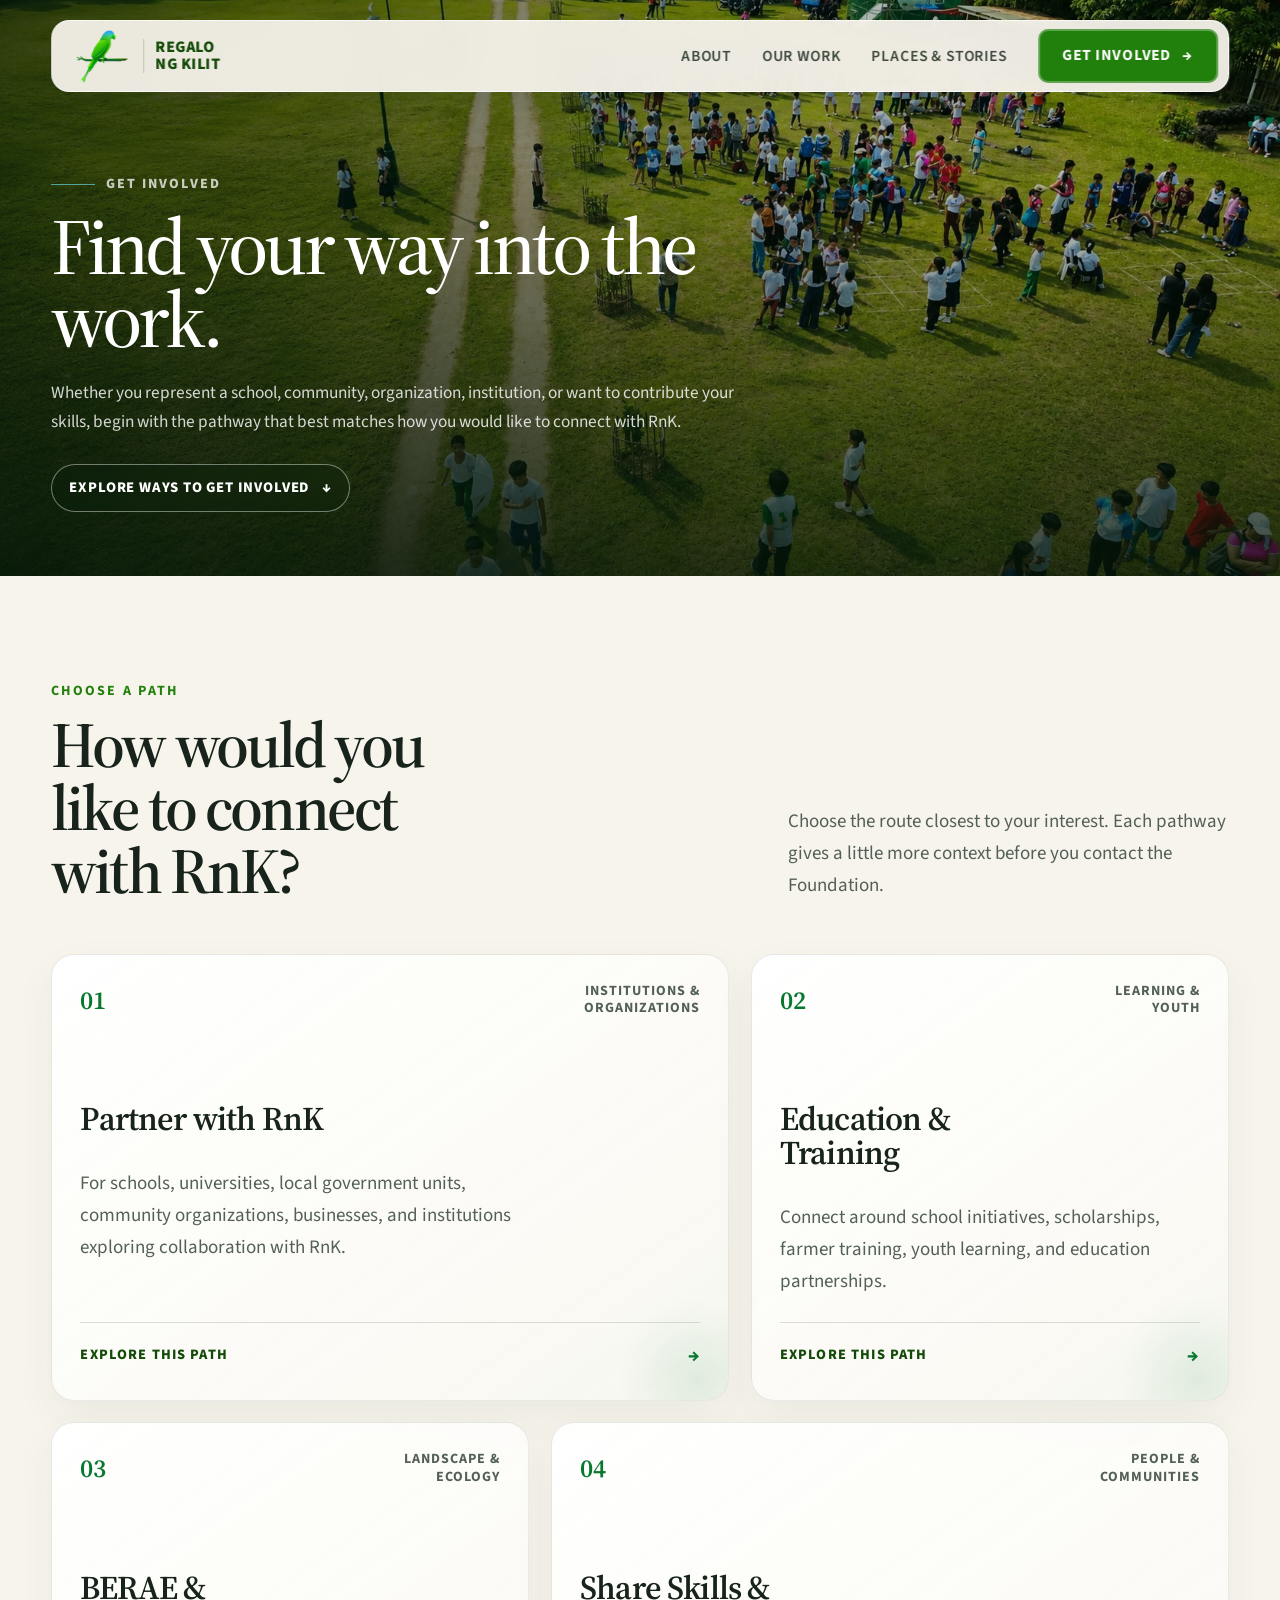
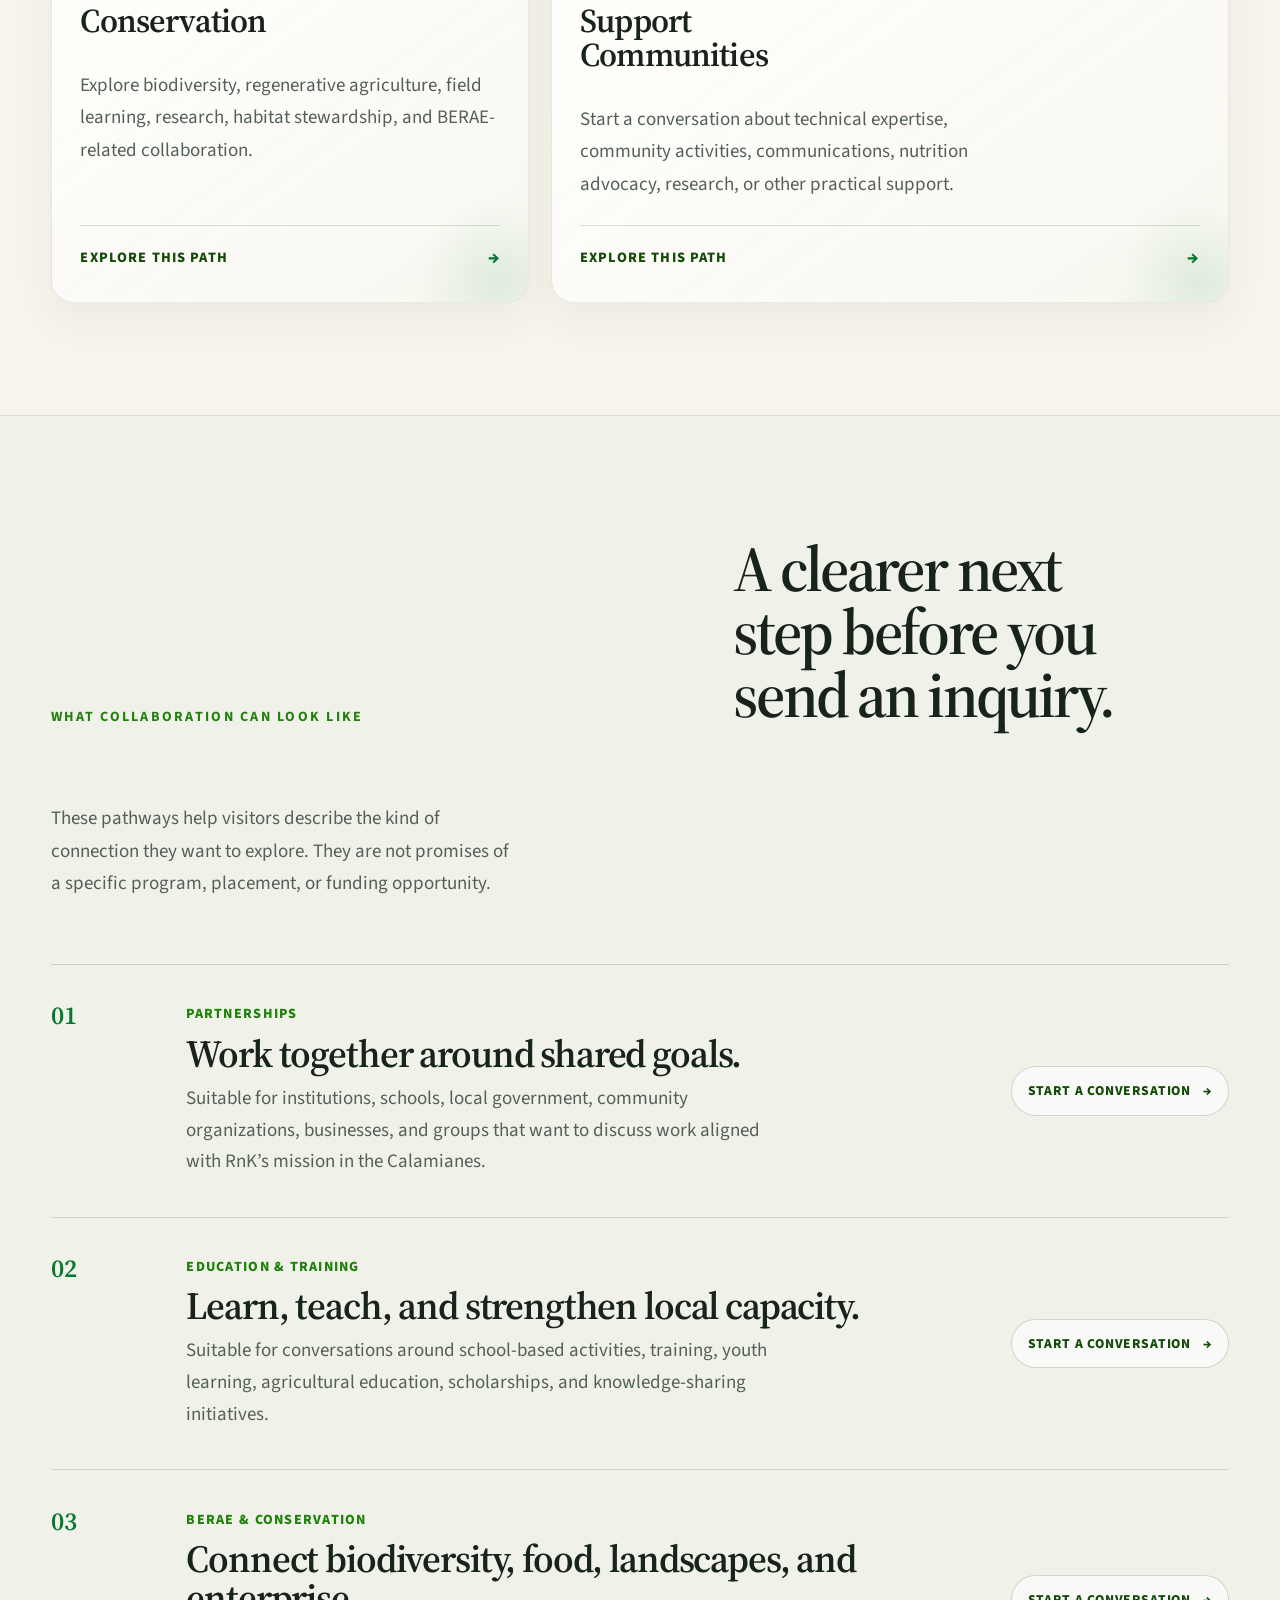
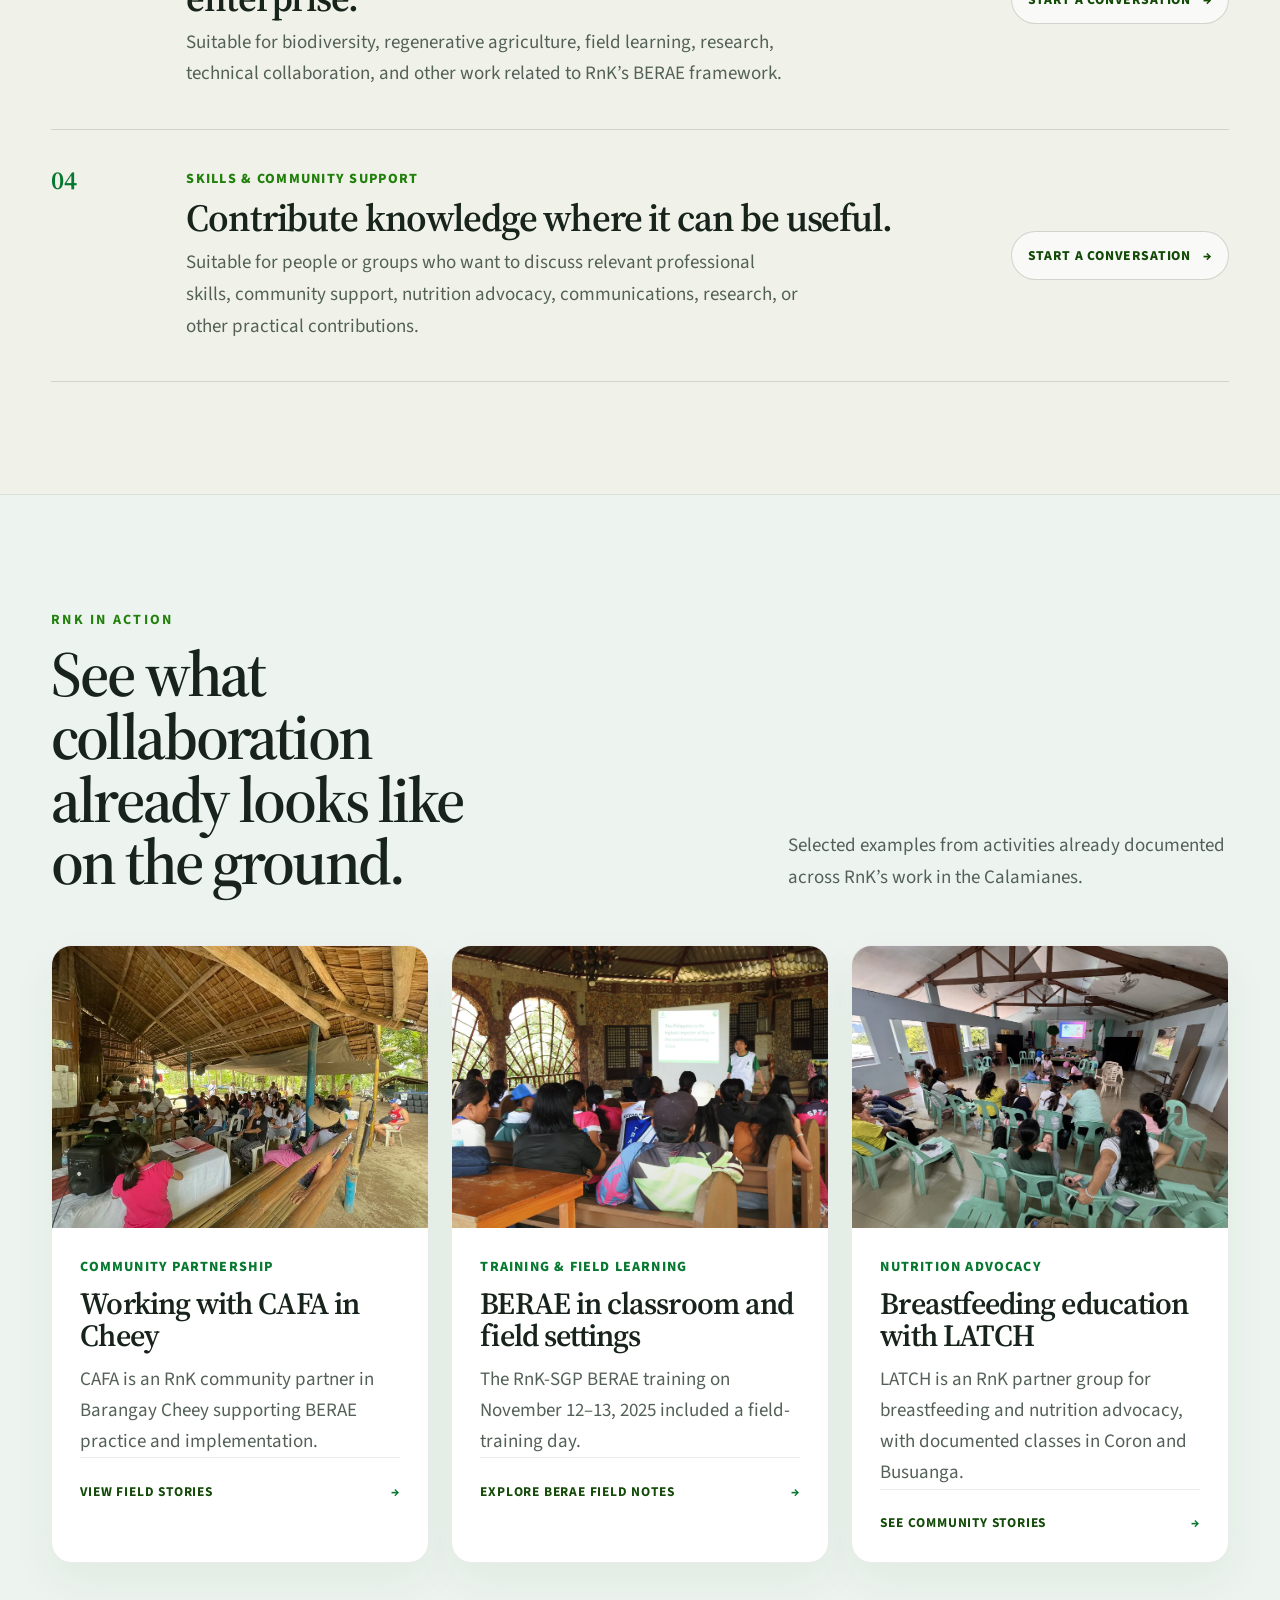
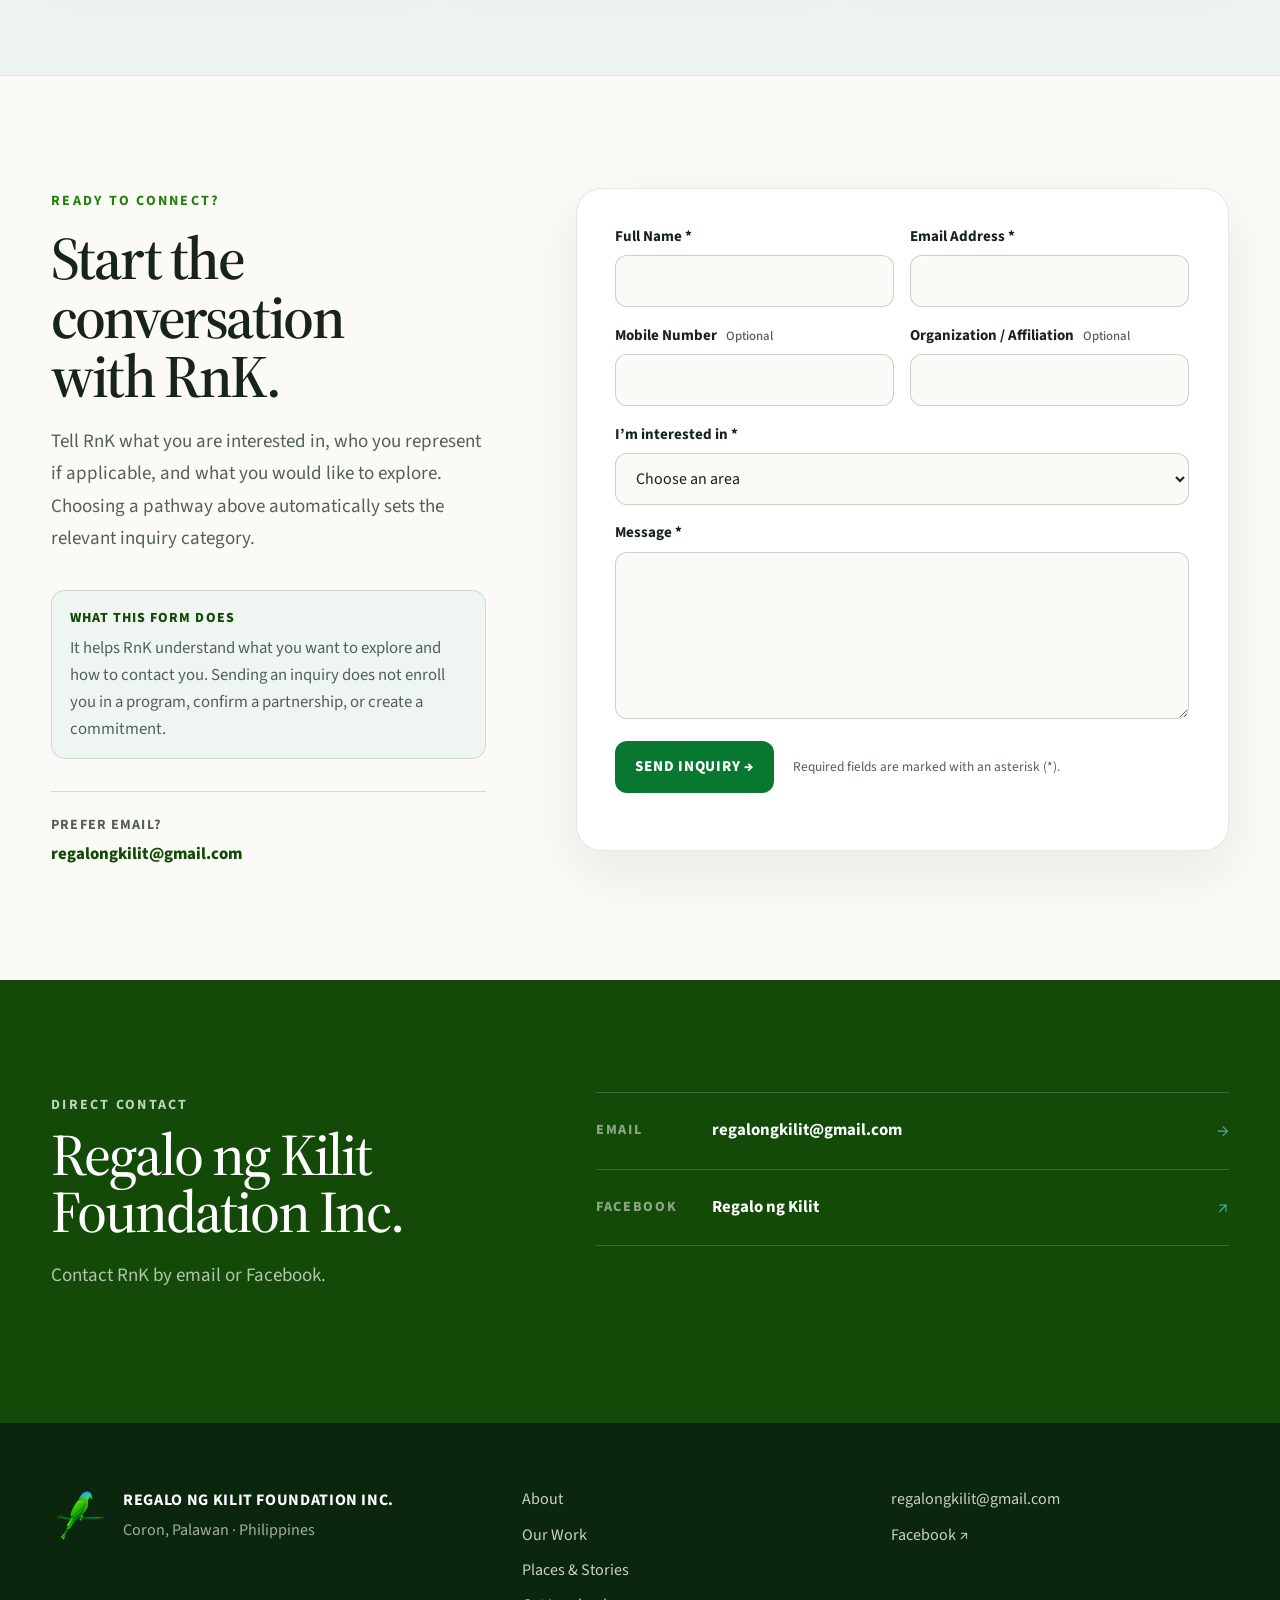
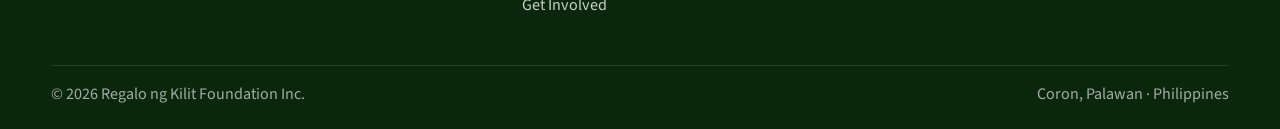
<file: get-involved.html>
<!DOCTYPE html>
<html lang="en">
<head>
  <meta charset="UTF-8" />
  <meta name="viewport" content="width=device-width, initial-scale=1.0" />
  <title>Get Involved · Regalo ng Kilit Foundation Inc.</title>
  <meta name="description" content="Connect with Regalo ng Kilit Foundation Inc. about partnerships, education, conservation, and community collaboration." />
  <meta name="theme-color" content="#0D2F0C" />
  <link rel="preconnect" href="https://fonts.googleapis.com">
  <link rel="preconnect" href="https://fonts.gstatic.com" crossorigin>
  <link href="https://fonts.googleapis.com/css2?family=Source+Sans+3:wght@400;500;600;700;800&family=Source+Serif+4:opsz,wght@8..60,400;8..60,500;8..60,600;8..60,700&display=swap" rel="stylesheet" />
  <link rel="stylesheet" href="css/styles-v1-15.css?v=1.15" />
</head>
<body class="interior-page">
  <a class="skip-link" href="#main">Skip to content</a>

  <header class="site-header" id="siteHeader">
    <div class="header-shell">
      <a href="index.html" class="brand" aria-label="Regalo ng Kilit Foundation Inc. — Home">
        <img src="assets/logo/rnk-bird.png" alt="" class="brand-symbol" />
        <span class="brand-divider" aria-hidden="true"></span>
        <span class="brand-name"><span>Regalo</span><span>ng Kilit</span></span>
      </a>
      <nav class="desktop-nav" aria-label="Primary navigation">
        <a href="about.html" class="nav-link " >About</a>
        <a href="our-work.html" class="nav-link " >Our Work</a>
        <a href="places-stories.html" class="nav-link " >Places &amp; Stories</a>
        <a href="get-involved.html" class="header-cta is-current" aria-current="page">Get Involved <span aria-hidden="true">→</span></a>
      </nav>
      <button class="menu-toggle" id="menuToggle" type="button" aria-label="Open navigation menu" aria-expanded="false" aria-controls="mobileNav"><span></span><span></span></button>
    </div>
    <nav class="mobile-nav" id="mobileNav" aria-label="Mobile navigation" aria-hidden="true">
      <div class="mobile-nav-inner">
        <a href="about.html" class="mobile-nav-link"><span>01</span>About</a>
        <a href="our-work.html" class="mobile-nav-link"><span>02</span>Our Work</a>
        <a href="places-stories.html" class="mobile-nav-link"><span>03</span>Places &amp; Stories</a>
        <a href="get-involved.html" class="mobile-nav-cta">Get Involved <span aria-hidden="true">→</span></a>
      </div>
    </nav>
  </header>

  <main id="main">
    <section class="page-hero page-hero-involved page-hero-involved-journey">
      <div class="page-hero-media"><img src="assets/images/hero-03-community.webp" alt="Community members participating in an outdoor activity" /></div>
      <div class="page-hero-overlay"></div>
      <div class="content-shell page-hero-inner">
        <span class="page-eyebrow">Get Involved</span>
        <h1>Find your way into the work.</h1>
        <p>Whether you represent a school, community, organization, institution, or want to contribute your skills, begin with the pathway that best matches how you would like to connect with RnK.</p>
        <a class="hero-journey-cta" href="#ways-to-connect">Explore ways to get involved <span aria-hidden="true">↓</span></a>
      </div>
    </section>

    <section class="page-section page-section-light involvement-hub" id="ways-to-connect" aria-labelledby="ways-heading">
      <div class="content-shell">
        <div class="participation-intro" data-reveal>
          <div>
            <span class="section-kicker">Choose a Path</span>
            <h2 id="ways-heading">How would you like to connect with RnK?</h2>
          </div>
          <p>Choose the route closest to your interest. Each pathway gives a little more context before you contact the Foundation.</p>
        </div>

        <div class="involvement-grid involvement-paths involvement-paths-editorial" aria-label="Ways to get involved with RnK">
          <article class="involvement-path involvement-path-wide" data-reveal>
            <div class="involvement-path-head"><span>01</span><span class="involvement-path-type">Institutions &amp; organizations</span></div>
            <h3>Partner with RnK</h3>
            <p>For schools, universities, local government units, community organizations, businesses, and institutions exploring collaboration with RnK.</p>
            <a class="involvement-route" href="#path-partnership" data-interest-target="Partnership">Explore this path <span aria-hidden="true">→</span></a>
          </article>

          <article class="involvement-path involvement-path-compact" data-reveal>
            <div class="involvement-path-head"><span>02</span><span class="involvement-path-type">Learning &amp; youth</span></div>
            <h3>Education &amp; Training</h3>
            <p>Connect around school initiatives, scholarships, farmer training, youth learning, and education partnerships.</p>
            <a class="involvement-route" href="#path-education" data-interest-target="Education &amp; Training">Explore this path <span aria-hidden="true">→</span></a>
          </article>

          <article class="involvement-path involvement-path-compact" data-reveal>
            <div class="involvement-path-head"><span>03</span><span class="involvement-path-type">Landscape &amp; ecology</span></div>
            <h3>BERAE &amp; Conservation</h3>
            <p>Explore biodiversity, regenerative agriculture, field learning, research, habitat stewardship, and BERAE-related collaboration.</p>
            <a class="involvement-route" href="#path-berae" data-interest-target="BERAE &amp; Conservation">Explore this path <span aria-hidden="true">→</span></a>
          </article>

          <article class="involvement-path involvement-path-wide" data-reveal>
            <div class="involvement-path-head"><span>04</span><span class="involvement-path-type">People &amp; communities</span></div>
            <h3>Share Skills &amp; Support Communities</h3>
            <p>Start a conversation about technical expertise, community activities, communications, nutrition advocacy, research, or other practical support.</p>
            <a class="involvement-route" href="#path-community" data-interest-target="Community &amp; Skills Support">Explore this path <span aria-hidden="true">→</span></a>
          </article>
        </div>
      </div>
    </section>

    <section class="page-section participation-details" aria-labelledby="participation-details-title">
      <div class="content-shell">
        <div class="participation-details-heading" data-reveal>
          <span class="section-kicker">What Collaboration Can Look Like</span>
          <h2 id="participation-details-title">A clearer next step before you send an inquiry.</h2>
          <p>These pathways help visitors describe the kind of connection they want to explore. They are not promises of a specific program, placement, or funding opportunity.</p>
        </div>

        <div class="participation-detail-list">
          <article class="participation-detail" id="path-partnership" data-reveal>
            <div class="participation-detail-number">01</div>
            <div class="participation-detail-copy">
              <span>Partnerships</span>
              <h3>Work together around shared goals.</h3>
              <p>Suitable for institutions, schools, local government, community organizations, businesses, and groups that want to discuss work aligned with RnK’s mission in the Calamianes.</p>
            </div>
            <button class="participation-detail-cta inquiry-route" type="button" data-interest-target="Partnership">Start a conversation <span aria-hidden="true">→</span></button>
          </article>

          <article class="participation-detail" id="path-education" data-reveal>
            <div class="participation-detail-number">02</div>
            <div class="participation-detail-copy">
              <span>Education &amp; Training</span>
              <h3>Learn, teach, and strengthen local capacity.</h3>
              <p>Suitable for conversations around school-based activities, training, youth learning, agricultural education, scholarships, and knowledge-sharing initiatives.</p>
            </div>
            <button class="participation-detail-cta inquiry-route" type="button" data-interest-target="Education &amp; Training">Start a conversation <span aria-hidden="true">→</span></button>
          </article>

          <article class="participation-detail" id="path-berae" data-reveal>
            <div class="participation-detail-number">03</div>
            <div class="participation-detail-copy">
              <span>BERAE &amp; Conservation</span>
              <h3>Connect biodiversity, food, landscapes, and enterprise.</h3>
              <p>Suitable for biodiversity, regenerative agriculture, field learning, research, technical collaboration, and other work related to RnK’s BERAE framework.</p>
            </div>
            <button class="participation-detail-cta inquiry-route" type="button" data-interest-target="BERAE &amp; Conservation">Start a conversation <span aria-hidden="true">→</span></button>
          </article>

          <article class="participation-detail" id="path-community" data-reveal>
            <div class="participation-detail-number">04</div>
            <div class="participation-detail-copy">
              <span>Skills &amp; Community Support</span>
              <h3>Contribute knowledge where it can be useful.</h3>
              <p>Suitable for people or groups who want to discuss relevant professional skills, community support, nutrition advocacy, communications, research, or other practical contributions.</p>
            </div>
            <button class="participation-detail-cta inquiry-route" type="button" data-interest-target="Community &amp; Skills Support">Start a conversation <span aria-hidden="true">→</span></button>
          </article>
        </div>
      </div>
    </section>

    <section class="page-section page-section-mist involvement-proof" aria-labelledby="proof-title">
      <div class="content-shell">
        <div class="proof-heading" data-reveal>
          <div>
            <span class="section-kicker">RnK in Action</span>
            <h2 id="proof-title">See what collaboration already looks like on the ground.</h2>
          </div>
          <p>Selected examples from activities already documented across RnK’s work in the Calamianes.</p>
        </div>

        <div class="proof-grid">
          <a class="proof-card" href="places-stories.html#field-notes" data-reveal>
            <figure><img src="assets/images/stories/field-notes/cafa-seed-aug-2026/cafa-seed-aug-2026-1.webp" alt="Participants during an RnK-supported seed training activity with CAFA" loading="lazy" /></figure>
            <div class="proof-card-copy"><span>Community Partnership</span><h3>Working with CAFA in Cheey</h3><p>CAFA is an RnK community partner in Barangay Cheey supporting BERAE practice and implementation.</p><strong>View field stories <em aria-hidden="true">→</em></strong></div>
          </a>

          <a class="proof-card" href="places-stories.html#field-notes" data-reveal>
            <figure><img src="assets/images/stories/field-notes/berae-training-nov-2025/berae-training-nov-2025-1.webp" alt="Participants during an RnK-SGP BERAE training activity" loading="lazy" /></figure>
            <div class="proof-card-copy"><span>Training &amp; Field Learning</span><h3>BERAE in classroom and field settings</h3><p>The RnK-SGP BERAE training on November 12–13, 2025 included a field-training day.</p><strong>Explore BERAE field notes <em aria-hidden="true">→</em></strong></div>
          </a>

          <a class="proof-card" href="places-stories.html#nutrition-advocacy" data-reveal>
            <figure><img src="assets/images/stories/nutrition/latch-coron-aug-2026/latch-coron-aug-2026-1.webp" alt="Breastfeeding and nutrition education session conducted by LATCH with RnK support" loading="lazy" /></figure>
            <div class="proof-card-copy"><span>Nutrition Advocacy</span><h3>Breastfeeding education with LATCH</h3><p>LATCH is an RnK partner group for breastfeeding and nutrition advocacy, with documented classes in Coron and Busuanga.</p><strong>See community stories <em aria-hidden="true">→</em></strong></div>
          </a>
        </div>
      </div>
    </section>

    <section class="page-section inquiry-section" id="contact-rnk" aria-labelledby="inquiry-title">
      <div class="content-shell inquiry-layout">
        <div class="inquiry-intro" data-reveal>
          <span class="section-kicker">Ready to Connect?</span>
          <h2 id="inquiry-title">Start the conversation with RnK.</h2>
          <p>Tell RnK what you are interested in, who you represent if applicable, and what you would like to explore. Choosing a pathway above automatically sets the relevant inquiry category.</p>
          <div class="inquiry-expectation" aria-label="What this inquiry means">
            <span>What this form does</span>
            <p>It helps RnK understand what you want to explore and how to contact you. Sending an inquiry does not enroll you in a program, confirm a partnership, or create a commitment.</p>
          </div>
          <div class="inquiry-note">
            <span>Prefer email?</span>
            <a href="mailto:regalongkilit@gmail.com">regalongkilit@gmail.com</a>
          </div>
        </div>

        <form class="inquiry-form" id="inquiryForm" data-reveal novalidate>
          <div class="form-row form-row-two">
            <div class="form-field">
              <label for="inquiryName">Full Name <span aria-hidden="true">*</span></label>
              <input id="inquiryName" name="name" type="text" autocomplete="name" required />
            </div>
            <div class="form-field">
              <label for="inquiryEmail">Email Address <span aria-hidden="true">*</span></label>
              <input id="inquiryEmail" name="email" type="email" autocomplete="email" required />
            </div>
          </div>

          <div class="form-row form-row-two">
            <div class="form-field">
              <label for="inquiryPhone">Mobile Number <span class="form-optional">Optional</span></label>
              <input id="inquiryPhone" name="phone" type="tel" autocomplete="tel" />
            </div>
            <div class="form-field">
              <label for="inquiryOrg">Organization / Affiliation <span class="form-optional">Optional</span></label>
              <input id="inquiryOrg" name="organization" type="text" autocomplete="organization" />
            </div>
          </div>

          <div class="form-field">
            <label for="inquiryInterest">I’m interested in <span aria-hidden="true">*</span></label>
            <select id="inquiryInterest" name="interest" required>
              <option value="">Choose an area</option>
              <option>General Inquiry</option>
              <option>Partnership</option>
              <option>Education &amp; Training</option>
              <option>BERAE &amp; Conservation</option>
              <option>Community &amp; Skills Support</option>
              <option>Other</option>
            </select>
          </div>

          <div class="form-field">
            <label for="inquiryMessage">Message <span aria-hidden="true">*</span></label>
            <textarea id="inquiryMessage" name="message" rows="6" required></textarea>
          </div>

          <div class="form-actions">
            <button class="inquiry-submit" type="submit">Send Inquiry <span aria-hidden="true">→</span></button>
            <p class="form-help">Required fields are marked with an asterisk (*).</p>
          </div>
          <p class="form-status" id="inquiryStatus" role="status" aria-live="polite"></p>
        </form>
      </div>
    </section>

    <section class="page-section page-section-green">
      <div class="content-shell contact-panel">
        <div data-reveal><span class="section-kicker section-kicker-light">Direct Contact</span><h2>Regalo ng Kilit Foundation Inc.</h2><p>Contact RnK by email or Facebook.</p></div>
        <div class="contact-links" data-reveal><a href="mailto:regalongkilit@gmail.com"><span>Email</span><strong>regalongkilit@gmail.com</strong><em>→</em></a><a href="https://www.facebook.com/RegaloNgKilit" target="_blank" rel="noopener noreferrer"><span>Facebook</span><strong>Regalo ng Kilit</strong><em>↗</em></a></div>
      </div>
    </section>
  </main>

  <footer class="site-footer">
    <div class="content-shell footer-grid">
      <div class="footer-brand"><img src="assets/logo/rnk-bird.png" alt="" /><div><strong>Regalo ng Kilit Foundation Inc.</strong><span>Coron, Palawan · Philippines</span></div></div>
      <nav class="footer-nav" aria-label="Footer navigation"><a href="about.html">About</a><a href="our-work.html">Our Work</a><a href="places-stories.html">Places &amp; Stories</a><a href="get-involved.html">Get Involved</a></nav>
      <div class="footer-contact"><a href="mailto:regalongkilit@gmail.com">regalongkilit@gmail.com</a><a href="https://www.facebook.com/RegaloNgKilit" target="_blank" rel="noopener noreferrer">Facebook ↗</a></div>
    </div>
    <div class="content-shell footer-bottom"><span>© 2026 Regalo ng Kilit Foundation Inc.</span><span>Coron, Palawan · Philippines</span></div>
  </footer>

  <script src="js/main-v1-15.js?v=1.15"></script>
</body>
</html>
</file>
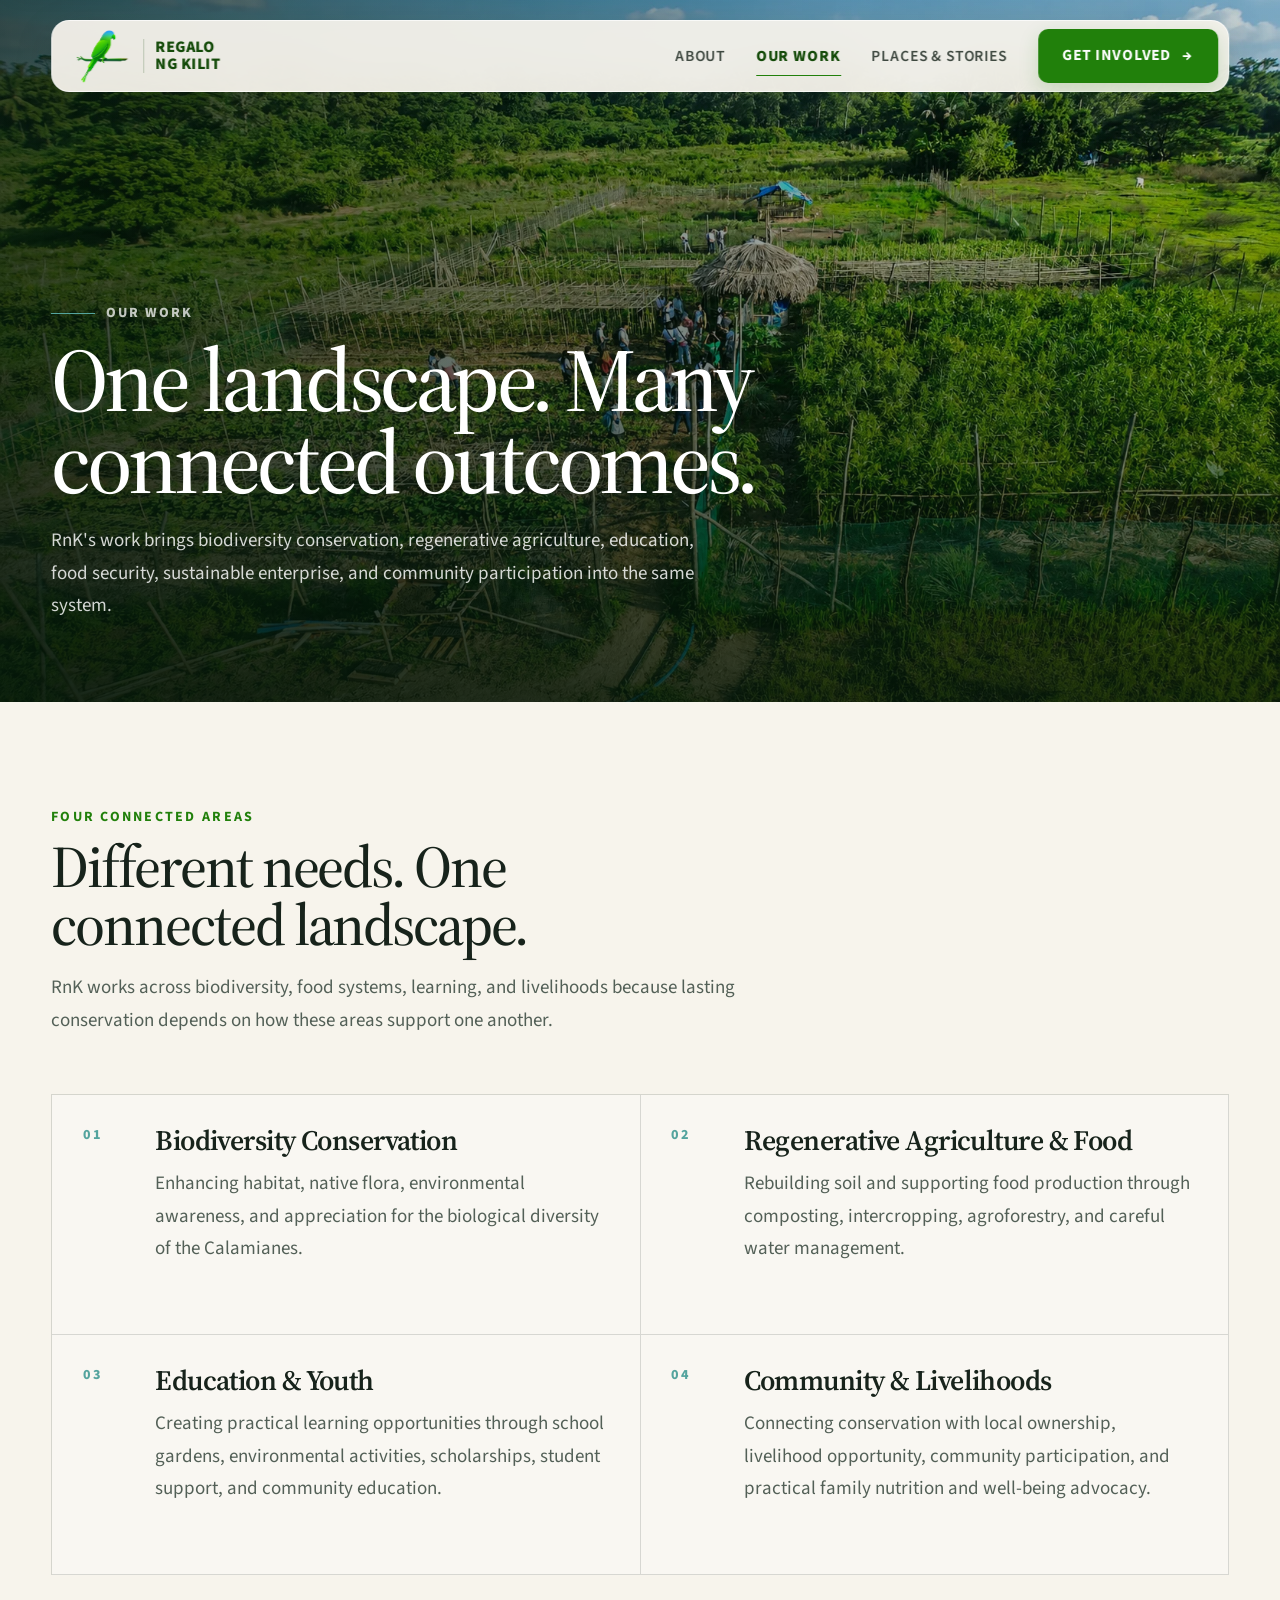
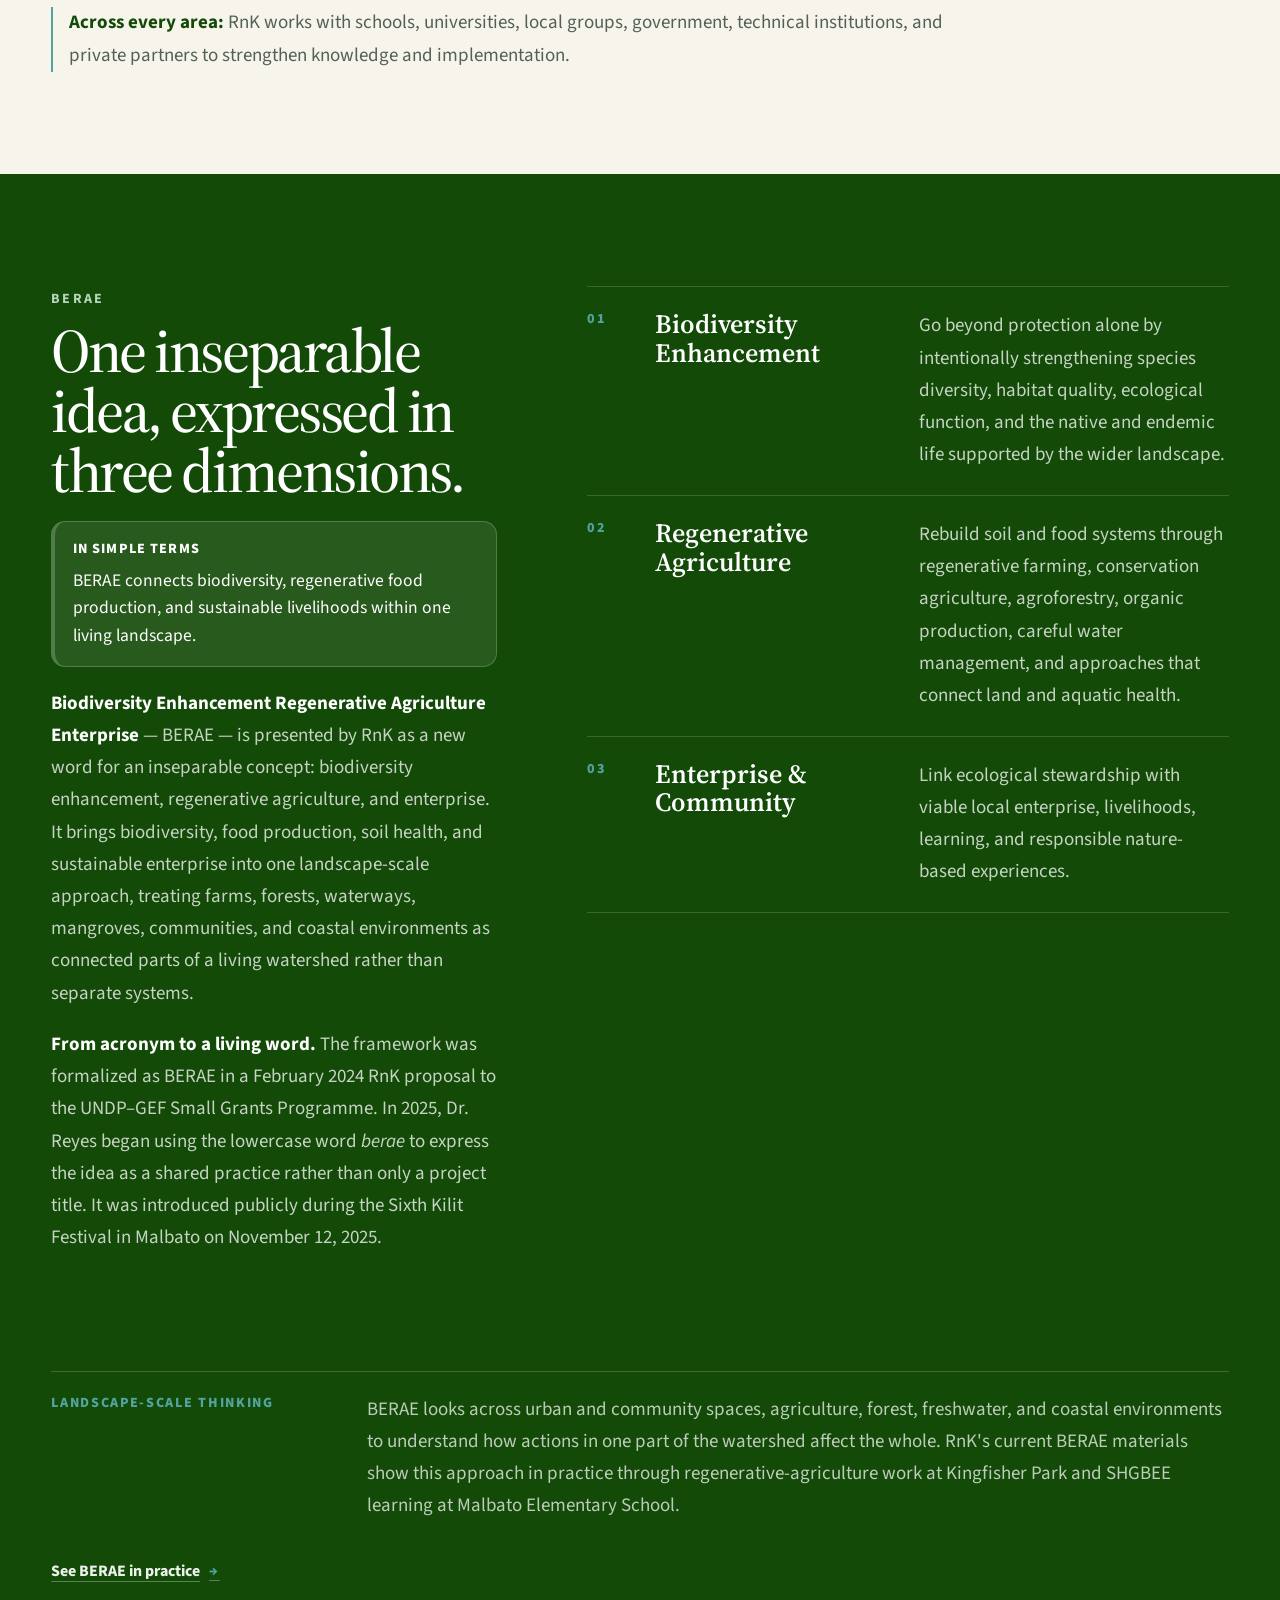
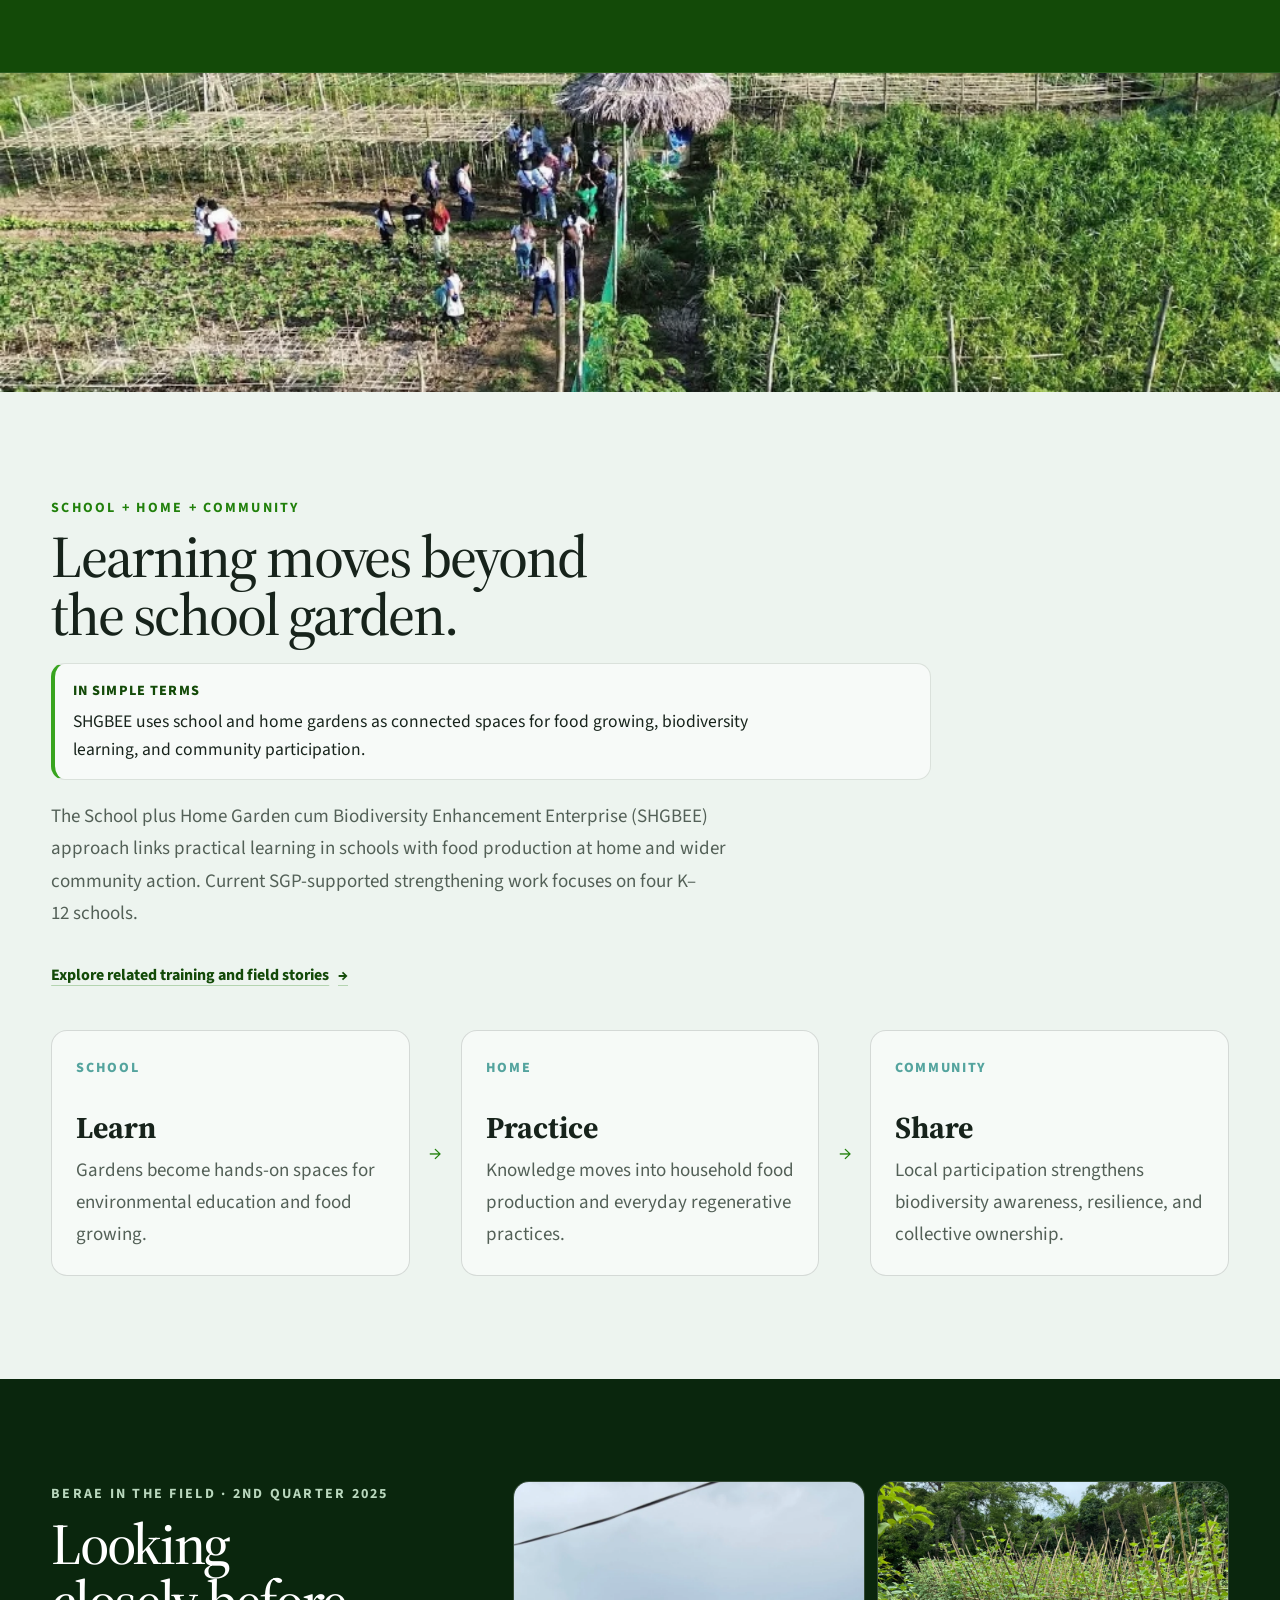
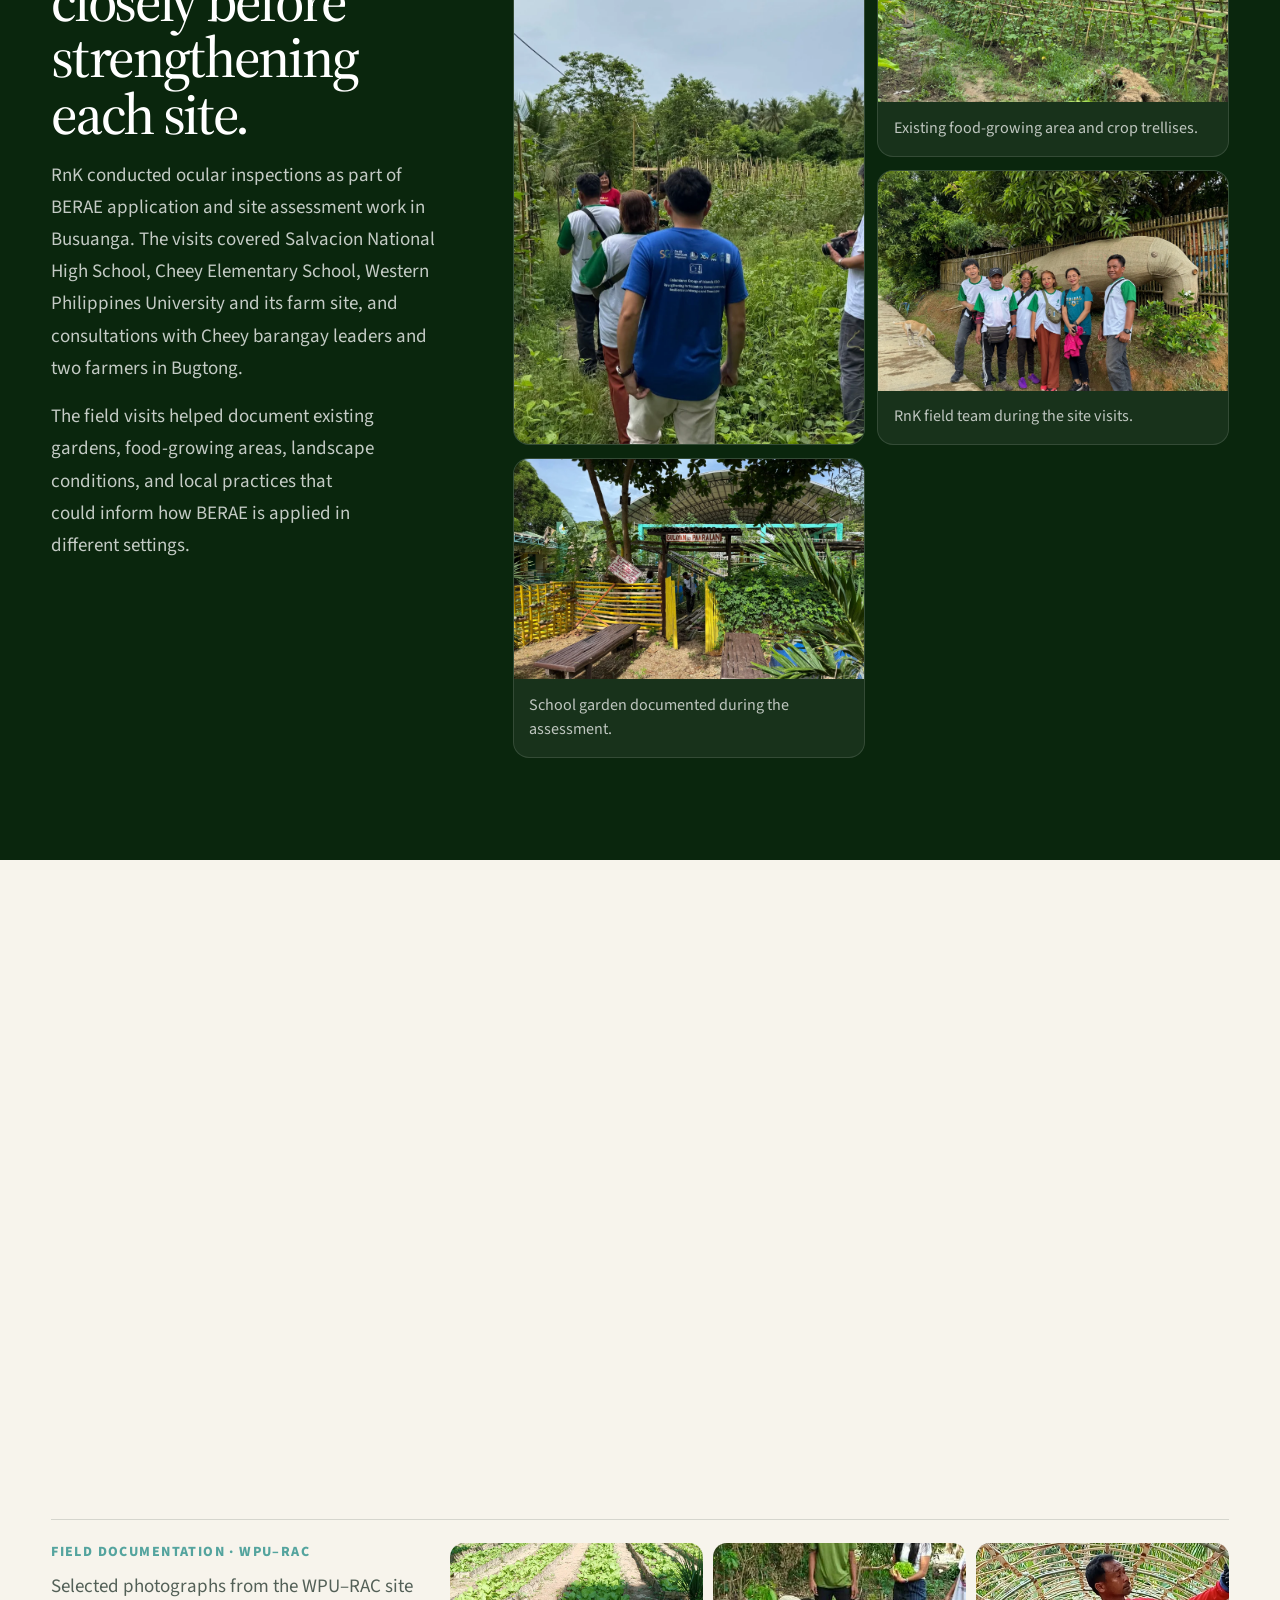
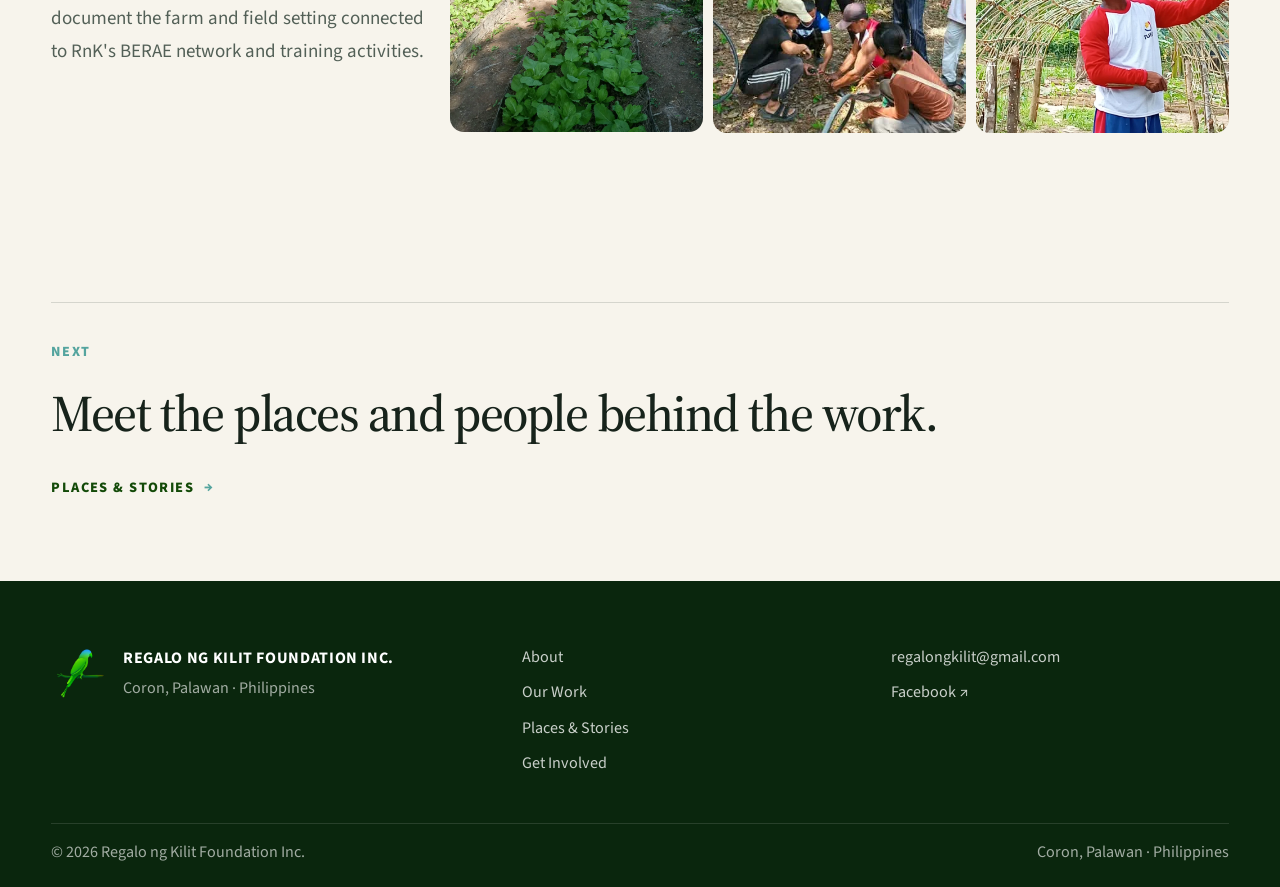
<file: our-work.html>
<!DOCTYPE html>

<html lang="en">
<head>
<meta charset="utf-8"/>
<meta content="width=device-width, initial-scale=1.0" name="viewport"/>
<title>Our Work · Regalo ng Kilit Foundation Inc.</title>
<meta content="Explore RnK work in biodiversity conservation, regenerative agriculture, education, food security, livelihoods, and partnerships." name="description"/>
<meta content="#0D2F0C" name="theme-color"/>
<link href="https://fonts.googleapis.com" rel="preconnect"/>
<link crossorigin="" href="https://fonts.gstatic.com" rel="preconnect"/>
<link href="https://fonts.googleapis.com/css2?family=Source+Sans+3:wght@400;500;600;700;800&amp;family=Source+Serif+4:opsz,wght@8..60,400;8..60,500;8..60,600;8..60,700&amp;display=swap" rel="stylesheet"/>
<link href="css/styles-v1-15.css?v=1.15" rel="stylesheet"/>
</head>
<body class="interior-page">
<a class="skip-link" href="#main">Skip to content</a>
<header class="site-header" id="siteHeader">
<div class="header-shell">
<a aria-label="Regalo ng Kilit Foundation Inc. — Home" class="brand" href="index.html">
<img alt="" class="brand-symbol" src="assets/logo/rnk-bird.png"/>
<span aria-hidden="true" class="brand-divider"></span>
<span class="brand-name"><span>Regalo</span><span>ng Kilit</span></span>
</a>
<nav aria-label="Primary navigation" class="desktop-nav">
<a class="nav-link" href="about.html">About</a>
<a aria-current="page" class="nav-link is-current" href="our-work.html">Our Work</a>
<a class="nav-link" href="places-stories.html">Places &amp; Stories</a>
<a class="header-cta" href="get-involved.html">Get Involved <span aria-hidden="true">→</span></a>
</nav>
<button aria-controls="mobileNav" aria-expanded="false" aria-label="Open navigation menu" class="menu-toggle" id="menuToggle" type="button"><span></span><span></span></button>
</div>
<nav aria-hidden="true" aria-label="Mobile navigation" class="mobile-nav" id="mobileNav">
<div class="mobile-nav-inner">
<a class="mobile-nav-link" href="about.html"><span>01</span>About</a>
<a class="mobile-nav-link" href="our-work.html"><span>02</span>Our Work</a>
<a class="mobile-nav-link" href="places-stories.html"><span>03</span>Places &amp; Stories</a>
<a class="mobile-nav-cta" href="get-involved.html">Get Involved <span aria-hidden="true">→</span></a>
</div>
</nav>
</header>
<main id="main">
<section class="page-hero page-hero-work">
<div class="page-hero-media"><img alt="Regenerative agriculture and food-growing landscape" src="assets/images/hero-02-growing-food.webp"/></div>
<div class="page-hero-overlay"></div>
<div class="content-shell page-hero-inner"><span class="page-eyebrow">Our Work</span><h1>One landscape. Many connected outcomes.</h1><p>RnK's work brings biodiversity conservation, regenerative agriculture, education, food security, sustainable enterprise, and community participation into the same system.</p></div>
</section>
<section class="page-section page-section-light work-areas-section" id="connected-areas">
<div class="content-shell">
<div class="page-heading work-areas-heading" data-reveal="">
<span class="section-kicker">Four Connected Areas</span>
<h2>Different needs. One connected landscape.</h2>
<p>RnK works across biodiversity, food systems, learning, and livelihoods because lasting conservation depends on how these areas support one another.</p>
</div>
<div class="work-area-editorial-grid">
<article data-reveal="" id="biodiversity-conservation">
<span class="work-area-number">01</span>
<div><h3>Biodiversity Conservation</h3><p>Enhancing habitat, native flora, environmental awareness, and appreciation for the biological diversity of the Calamianes.</p></div>
</article>
<article data-reveal="" id="regenerative-agriculture-food">
<span class="work-area-number">02</span>
<div><h3>Regenerative Agriculture &amp; Food</h3><p>Rebuilding soil and supporting food production through composting, intercropping, agroforestry, and careful water management.</p></div>
</article>
<article data-reveal="" id="education-youth">
<span class="work-area-number">03</span>
<div><h3>Education &amp; Youth</h3><p>Creating practical learning opportunities through school gardens, environmental activities, scholarships, student support, and community education.</p></div>
</article>
<article data-reveal="" id="community-livelihoods">
<span class="work-area-number">04</span>
<div><h3>Community &amp; Livelihoods</h3><p>Connecting conservation with local ownership, livelihood opportunity, community participation, and practical family nutrition and well-being advocacy.</p></div>
</article>
</div>
<p class="work-partnership-note" data-reveal=""><strong>Across every area:</strong> RnK works with schools, universities, local groups, government, technical institutions, and private partners to strengthen knowledge and implementation.</p>
</div>
</section>
<section class="page-section page-section-green berae-web-section" id="berae">
<div class="content-shell berae-web-grid">
<div class="berae-web-copy" data-reveal="">
<span class="section-kicker section-kicker-light">BERAE</span>
<h2>One inseparable idea, expressed in three dimensions.</h2>
<div class="plain-language-callout plain-language-callout-light"><span>In simple terms</span><p>BERAE connects biodiversity, regenerative food production, and sustainable livelihoods within one living landscape.</p></div>
<p><strong>Biodiversity Enhancement Regenerative Agriculture Enterprise</strong> — BERAE — is presented by RnK as a new word for an inseparable concept: biodiversity enhancement, regenerative agriculture, and enterprise. It brings biodiversity, food production, soil health, and sustainable enterprise into one landscape-scale approach, treating farms, forests, waterways, mangroves, communities, and coastal environments as connected parts of a living watershed rather than separate systems.</p>
<p><strong>From acronym to a living word.</strong> The framework was formalized as BERAE in a February 2024 RnK proposal to the UNDP–GEF Small Grants Programme. In 2025, Dr. Reyes began using the lowercase word <em>berae</em> to express the idea as a shared practice rather than only a project title. It was introduced publicly during the Sixth Kilit Festival in Malbato on November 12, 2025.</p>
</div>
<div class="berae-dimensions" data-reveal="">
<article><span>01</span><h3>Biodiversity Enhancement</h3><p>Go beyond protection alone by intentionally strengthening species diversity, habitat quality, ecological function, and the native and endemic life supported by the wider landscape.</p></article>
<article><span>02</span><h3>Regenerative Agriculture</h3><p>Rebuild soil and food systems through regenerative farming, conservation agriculture, agroforestry, organic production, careful water management, and approaches that connect land and aquatic health.</p></article>
<article><span>03</span><h3>Enterprise &amp; Community</h3><p>Link ecological stewardship with viable local enterprise, livelihoods, learning, and responsible nature-based experiences.</p></article>
</div>
<div class="berae-landscape-note" data-reveal="">
<span>Landscape-scale thinking</span>
<p>BERAE looks across urban and community spaces, agriculture, forest, freshwater, and coastal environments to understand how actions in one part of the watershed affect the whole. RnK's current BERAE materials show this approach in practice through regenerative-agriculture work at Kingfisher Park and SHGBEE learning at Malbato Elementary School.</p>
<a class="inline-context-link inline-context-link-light" href="places-stories.html#field-notes">See BERAE in practice <span aria-hidden="true">→</span></a>
</div>
</div>
<div class="berae-landscape-strip"><img alt="Regenerative agriculture activity at Kingfisher Park" loading="lazy" src="assets/images/berae/berae-kp-regenerative-agriculture.webp"/></div>
</section>
<section class="page-section page-section-mist shgbee-section" id="shgbee">
<div class="content-shell">
<div class="page-heading shgbee-heading" data-reveal="">
<span class="section-kicker">School + Home + Community</span>
<h2>Learning moves beyond the school garden.</h2>
<div class="plain-language-callout"><span>In simple terms</span><p>SHGBEE uses school and home gardens as connected spaces for food growing, biodiversity learning, and community participation.</p></div>
<p>The School plus Home Garden cum Biodiversity Enhancement Enterprise (SHGBEE) approach links practical learning in schools with food production at home and wider community action. Current SGP-supported strengthening work focuses on four K–12 schools.</p>
<a class="inline-context-link" href="places-stories.html#field-notes">Explore related training and field stories <span aria-hidden="true">→</span></a>
</div>
<div class="shgbee-flow" data-reveal="">
<article><span>School</span><strong>Learn</strong><p>Gardens become hands-on spaces for environmental education and food growing.</p></article>
<div aria-hidden="true" class="shgbee-arrow">→</div>
<article><span>Home</span><strong>Practice</strong><p>Knowledge moves into household food production and everyday regenerative practices.</p></article>
<div aria-hidden="true" class="shgbee-arrow">→</div>
<article><span>Community</span><strong>Share</strong><p>Local participation strengthens biodiversity awareness, resilience, and collective ownership.</p></article>
</div>
</div>
</section>
<section class="page-section page-section-dark field-story-section" id="berae-ocular-2025">
<div class="content-shell field-story-grid">
<div class="field-story-copy" data-reveal="">
<span class="section-kicker section-kicker-light">BERAE in the Field · 2nd Quarter 2025</span>
<h2>Looking closely before strengthening each site.</h2>
<p>RnK conducted ocular inspections as part of BERAE application and site assessment work in Busuanga. The visits covered Salvacion National High School, Cheey Elementary School, Western Philippines University and its farm site, and consultations with Cheey barangay leaders and two farmers in Bugtong.</p>
<p>The field visits helped document existing gardens, food-growing areas, landscape conditions, and local practices that could inform how BERAE is applied in different settings.</p>
</div>
<div aria-label="BERAE ocular inspection photographs from the second quarter of 2025" class="field-story-gallery" data-reveal="">
<figure class="field-story-main"><img alt="RnK team walking through a cultivated site during a BERAE ocular inspection" loading="lazy" src="assets/images/stories/berae-ocular-2025/site-walkthrough.webp"/><figcaption>Field walkthrough during the BERAE ocular inspection.</figcaption></figure>
<figure><img alt="Trellised crops observed during a BERAE ocular inspection in Busuanga" loading="lazy" src="assets/images/stories/berae-ocular-2025/crop-trellis.webp"/><figcaption>Existing food-growing area and crop trellises.</figcaption></figure>
<figure><img alt="RnK field team during the 2025 BERAE ocular inspection" loading="lazy" src="assets/images/stories/berae-ocular-2025/field-team.webp"/><figcaption>RnK field team during the site visits.</figcaption></figure>
<figure><img alt="School garden inspected as part of BERAE site assessment work" loading="lazy" src="assets/images/stories/berae-ocular-2025/school-garden.webp"/><figcaption>School garden documented during the assessment.</figcaption></figure>
</div>
</div>
</section>
<section class="page-section page-section-light berae-network-section" id="berae-network">
<div class="content-shell berae-network-grid">
<div class="berae-network-intro" data-reveal="">
<span class="section-kicker">BERAE Network</span>
<h2>Seven sites. Different roles. One shared approach.</h2>
<p>The network brings together schools, higher education, a community partner, and a conservation landscape across Coron and Busuanga. In Barangay Cheey, CAFA has also provided a site for BERAE practice and implementation.</p>
</div>
<div class="berae-network-groups" data-reveal="">
<article><span>Schools</span><ul><li>Malbato Elementary School</li><li>Salvacion National High School</li><li>Cheey Elementary School</li><li>San Nicolas Elementary School</li></ul></article>
<article><span>Higher Education</span><ul><li>Western Philippines University – RAC</li></ul></article>
<article><span>Community Organization</span><ul><li>Cheey Aquaculture &amp; Fisherfolk Association</li></ul></article>
<article><span>Conservation Landscape</span><ul><li>Kingfisher Park</li></ul></article>
</div><div class="network-site-visual" data-reveal="">
<div class="network-site-copy">
<span>Field Documentation · WPU–RAC</span>
<p>Selected photographs from the WPU–RAC site document the farm and field setting connected to RnK's BERAE network and training activities.</p>
</div>
<div class="network-site-images">
<img alt="Cultivated beds at the WPU-RAC site" loading="lazy" src="assets/images/stories/field-notes/wpu-rac-site/wpu-rac-site-1.webp"/>
<img alt="Hands-on field work at the WPU-RAC site" loading="lazy" src="assets/images/stories/field-notes/wpu-rac-site/wpu-rac-site-2.webp"/>
<img alt="Site structure and field work at WPU-RAC" loading="lazy" src="assets/images/stories/field-notes/wpu-rac-site/wpu-rac-site-3.webp"/>
</div>
</div>
</div>
</section>
<section class="next-page-cta"><div class="content-shell" data-reveal=""><span>Next</span><h2>Meet the places and people behind the work.</h2><a href="places-stories.html">Places &amp; Stories <span aria-hidden="true">→</span></a></div></section>
</main>
<footer class="site-footer">
<div class="content-shell footer-grid">
<div class="footer-brand"><img alt="" src="assets/logo/rnk-bird.png"/><div><strong>Regalo ng Kilit Foundation Inc.</strong><span>Coron, Palawan · Philippines</span></div></div>
<nav aria-label="Footer navigation" class="footer-nav"><a href="about.html">About</a><a href="our-work.html">Our Work</a><a href="places-stories.html">Places &amp; Stories</a><a href="get-involved.html">Get Involved</a></nav>
<div class="footer-contact"><a href="mailto:regalongkilit@gmail.com">regalongkilit@gmail.com</a><a href="https://www.facebook.com/RegaloNgKilit" rel="noopener noreferrer" target="_blank">Facebook ↗</a></div>
</div>
<div class="content-shell footer-bottom"><span>© 2026 Regalo ng Kilit Foundation Inc.</span><span>Coron, Palawan · Philippines</span></div>
</footer>
<script src="js/main-v1-15.js?v=1.15"></script>
</body>
</html>
</file>
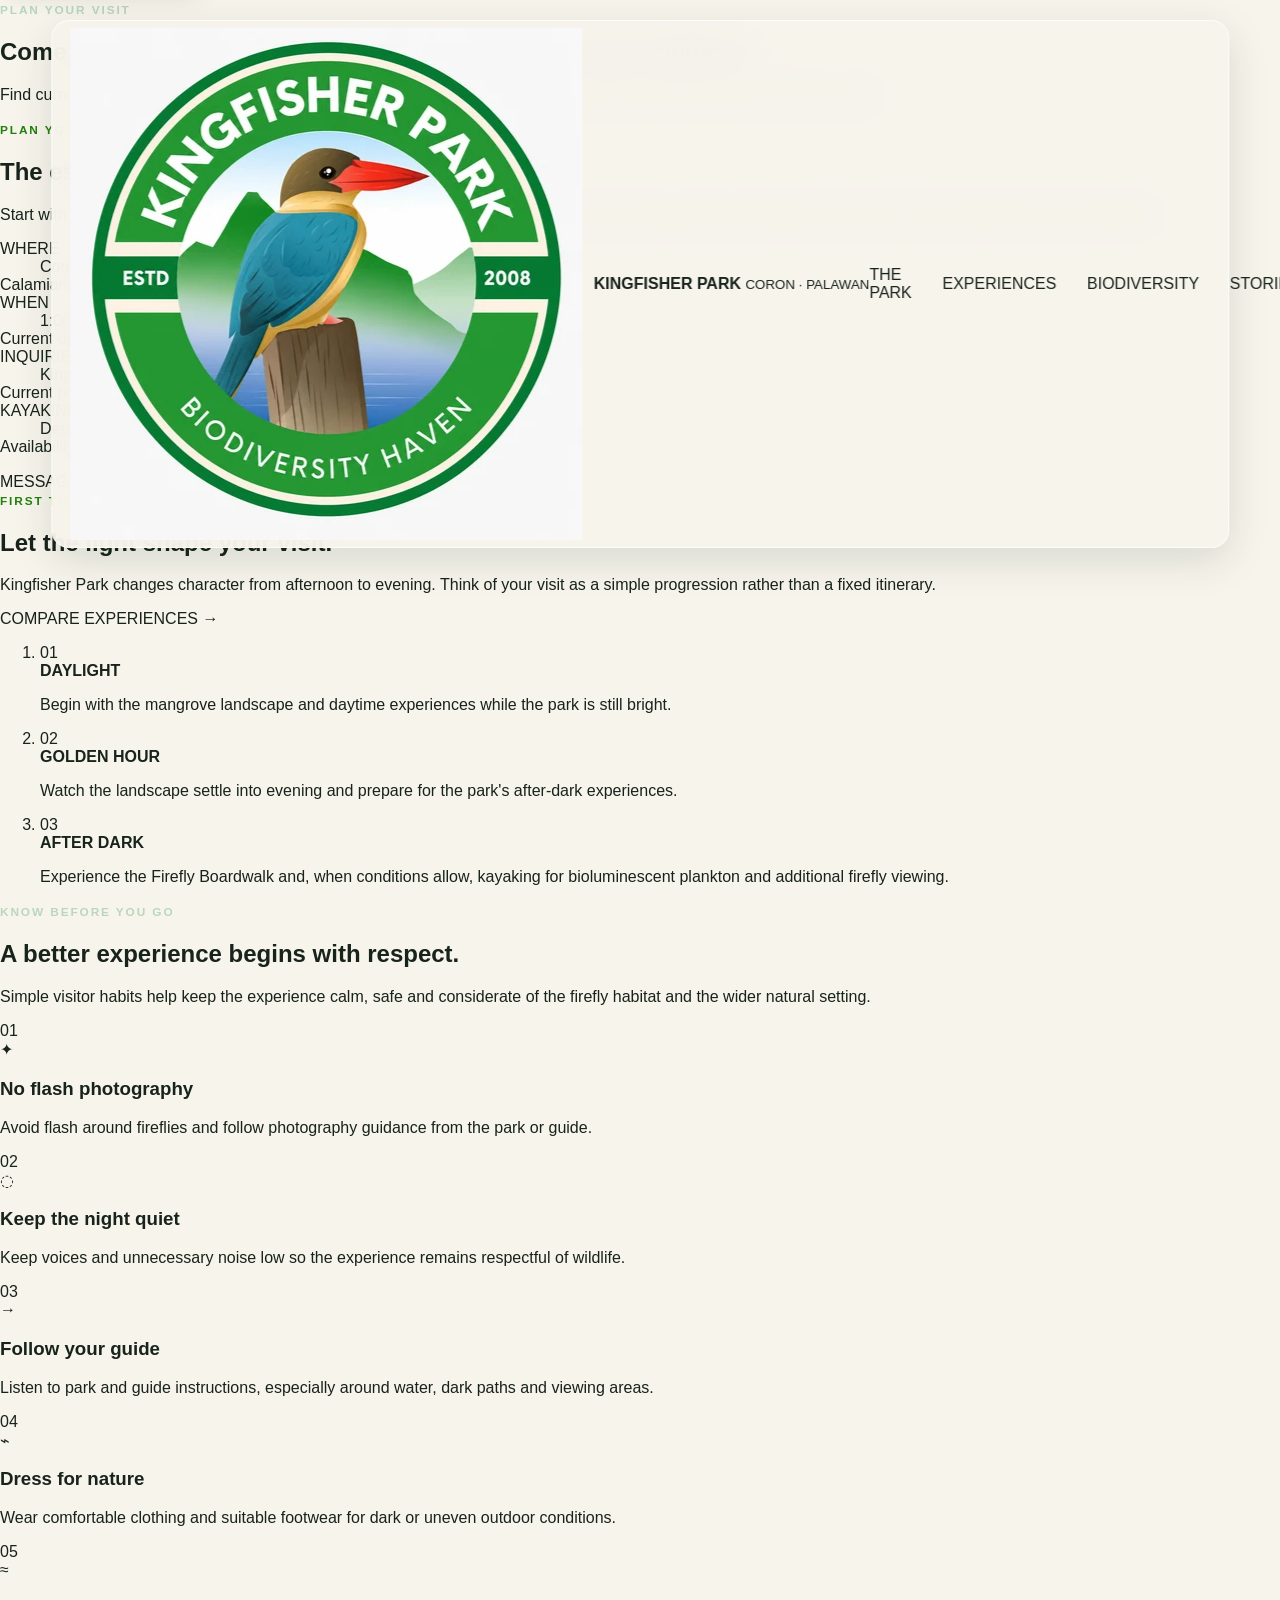
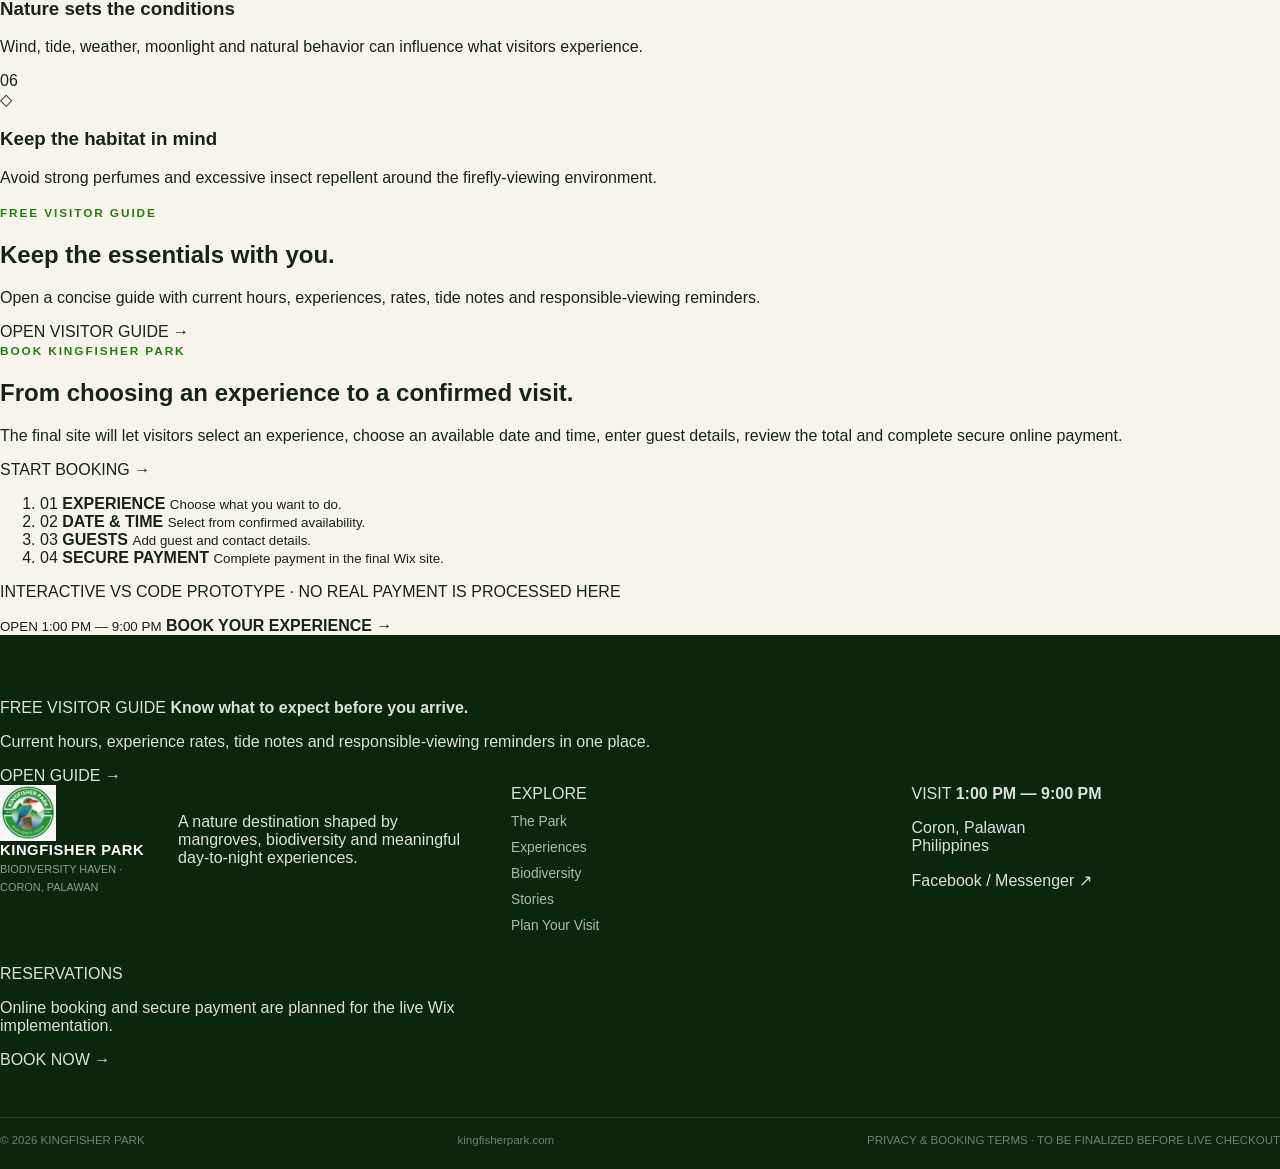
<file: plan-your-visit.html>
<!doctype html>
<html lang="en">
<head>
  <meta charset="utf-8">
  <meta name="viewport" content="width=device-width, initial-scale=1">
  <meta name="theme-color" content="#0b2f24">
  <meta name="description" content="Plan a Kingfisher Park visit with current operating hours, responsible-viewing guidance, inquiry information, and booking access.">
  <title>Plan Your Visit — Kingfisher Park</title>
  <link rel="stylesheet" href="css/styles.css">
</head>
<body>
  <a class="skip-link" href="#main-content">Skip to main content</a>

  <header class="site-header" id="site-header">
    <div class="header-shell">
      <a class="brand" href="index.html" aria-label="Kingfisher Park home">
        <img
          class="brand-logo"
          src="assets/logo/kingfisher-park-logo-512.webp"
          alt=""
          width="512"
          height="512"
        >
        <span class="brand-copy">
          <strong>KINGFISHER PARK</strong>
          <small>CORON · PALAWAN</small>
        </span>
      </a>

      <nav class="desktop-nav" aria-label="Primary navigation">
        <a href="the-park.html">THE PARK</a>
        <a href="experiences.html">EXPERIENCES</a>
        <a href="biodiversity.html">BIODIVERSITY</a>
        <a href="stories.html">STORIES</a>
        <a href="plan-your-visit.html" aria-current="page">PLAN YOUR VISIT</a>
      </nav>

      <a class="header-book" href="booking.html">
        <span>BOOK NOW</span>
        <span aria-hidden="true">↗</span>
      </a>

      <button
        class="menu-toggle"
        type="button"
        aria-expanded="false"
        aria-controls="mobile-menu"
        aria-label="Open navigation menu"
      >
        <span></span><span></span>
      </button>
    </div>

    <div class="mobile-menu" id="mobile-menu" hidden>
      <nav aria-label="Mobile navigation">
        <a href="the-park.html">THE PARK</a>
        <a href="experiences.html">EXPERIENCES</a>
        <a href="biodiversity.html">BIODIVERSITY</a>
        <a href="stories.html">STORIES</a>
        <a href="plan-your-visit.html" aria-current="page">PLAN YOUR VISIT</a>
        <a class="mobile-book" href="booking.html">BOOK NOW <span aria-hidden="true">↗</span></a>
      </nav>
    </div>
  </header>

  <main id="main-content">
    <section class="subpage-hero subpage-hero-plan" style="--subpage-image: url('assets/images/night/night-boardwalk.webp')">
      <div class="subpage-hero-shade" aria-hidden="true"></div>
      <div class="page-width subpage-hero-inner">
        <span class="section-kicker section-kicker-light">PLAN YOUR VISIT</span>
        <h1>Come prepared for a nature experience shaped by real conditions.</h1>
        <p>Find current operating hours, practical reminders, responsible-viewing guidance, and direct access to the booking prototype.</p>
      </div>
    </section>


    <section class="plan-visit" id="plan-visit" aria-labelledby="plan-title">
      <div class="page-width plan-grid">
        <div class="plan-heading">
          <span class="section-kicker">PLAN YOUR VISIT</span>
          <h2 id="plan-title">The essentials, before you head into the park.</h2>
          <p>
            Start with the essentials: when the park is open, which experiences fit your visit,
            how tide conditions affect kayaking, and how to move through the park responsibly.
          </p>
        </div>

        <div class="plan-panel">
          <dl class="plan-list">
            <div>
              <dt>WHERE</dt>
              <dd>Coron, Palawan</dd>
              <span>Calamianes, Philippines</span>
            </div>
            <div>
              <dt>WHEN</dt>
              <dd>1:00 PM — 9:00 PM</dd>
              <span>Current operating hours</span>
            </div>
            <div>
              <dt>INQUIRIES</dt>
              <dd>Kingfisher Park Messenger</dd>
              <span>Current public inquiry channel</span>
            </div>
            <div>
              <dt>KAYAKING</dt>
              <dd>Depends on tide level</dd>
              <span>Availability varies with low/high tide conditions and water depth</span>
            </div>
          </dl>

          <div class="plan-actions">
            <a
              class="button button-primary"
              href="https://web.facebook.com/KingfisherPark"
              target="_blank"
              rel="noopener noreferrer"
            >
              MESSAGE KINGFISHER PARK
              <span aria-hidden="true">↗</span>
            </a>
            <a class="text-link" href="experiences.html">
              VIEW EXPERIENCES
              <span aria-hidden="true">↑</span>
            </a>
          </div>
        </div>
      </div>
    </section>


    <section class="first-visit" id="first-visit" aria-labelledby="first-visit-title">
      <div class="page-width first-visit-grid">
        <div class="first-visit-copy">
          <span class="section-kicker">FIRST TIME AT KINGFISHER PARK?</span>
          <h2 id="first-visit-title">Let the light shape your visit.</h2>
          <p>
            Kingfisher Park changes character from afternoon to evening. Think of your visit
            as a simple progression rather than a fixed itinerary.
          </p>
          <a class="text-link" href="experiences.html">COMPARE EXPERIENCES <span aria-hidden="true">→</span></a>
        </div>

        <ol class="first-visit-timeline">
          <li>
            <span>01</span>
            <div>
              <strong>DAYLIGHT</strong>
              <p>Begin with the mangrove landscape and daytime experiences while the park is still bright.</p>
            </div>
          </li>
          <li>
            <span>02</span>
            <div>
              <strong>GOLDEN HOUR</strong>
              <p>Watch the landscape settle into evening and prepare for the park's after-dark experiences.</p>
            </div>
          </li>
          <li>
            <span>03</span>
            <div>
              <strong>AFTER DARK</strong>
              <p>Experience the Firefly Boardwalk and, when conditions allow, kayaking for bioluminescent plankton and additional firefly viewing.</p>
            </div>
          </li>
        </ol>
      </div>
    </section>

    <section class="know-before" id="know-before" aria-labelledby="know-title">
      <div class="page-width">
        <div class="know-head">
          <div>
            <span class="section-kicker section-kicker-light">KNOW BEFORE YOU GO</span>
            <h2 id="know-title">A better experience begins with respect.</h2>
          </div>
          <p>
            Simple visitor habits help keep the experience calm, safe and considerate of
            the firefly habitat and the wider natural setting.
          </p>
        </div>

        <div class="visitor-rules">
          <article class="visitor-rule">
            <span class="rule-number">01</span>
            <div class="rule-icon" aria-hidden="true">✦</div>
            <h3>No flash photography</h3>
            <p>Avoid flash around fireflies and follow photography guidance from the park or guide.</p>
          </article>

          <article class="visitor-rule">
            <span class="rule-number">02</span>
            <div class="rule-icon" aria-hidden="true">◌</div>
            <h3>Keep the night quiet</h3>
            <p>Keep voices and unnecessary noise low so the experience remains respectful of wildlife.</p>
          </article>

          <article class="visitor-rule">
            <span class="rule-number">03</span>
            <div class="rule-icon" aria-hidden="true">→</div>
            <h3>Follow your guide</h3>
            <p>Listen to park and guide instructions, especially around water, dark paths and viewing areas.</p>
          </article>

          <article class="visitor-rule">
            <span class="rule-number">04</span>
            <div class="rule-icon" aria-hidden="true">⌁</div>
            <h3>Dress for nature</h3>
            <p>Wear comfortable clothing and suitable footwear for dark or uneven outdoor conditions.</p>
          </article>

          <article class="visitor-rule">
            <span class="rule-number">05</span>
            <div class="rule-icon" aria-hidden="true">≈</div>
            <h3>Nature sets the conditions</h3>
            <p>Wind, tide, weather, moonlight and natural behavior can influence what visitors experience.</p>
          </article>

          <article class="visitor-rule">
            <span class="rule-number">06</span>
            <div class="rule-icon" aria-hidden="true">◇</div>
            <h3>Keep the habitat in mind</h3>
            <p>Avoid strong perfumes and excessive insect repellent around the firefly-viewing environment.</p>
          </article>
        </div>
      </div>
    </section>


    <section class="visitor-guide-callout" id="visitor-guide" aria-labelledby="visitor-guide-title">
      <div class="page-width visitor-guide-callout-inner">
        <div>
          <span class="section-kicker">FREE VISITOR GUIDE</span>
          <h2 id="visitor-guide-title">Keep the essentials with you.</h2>
          <p>Open a concise guide with current hours, experiences, rates, tide notes and responsible-viewing reminders.</p>
        </div>
        <a class="button button-primary" href="visitor-guide.html">OPEN VISITOR GUIDE <span aria-hidden="true">→</span></a>
      </div>
    </section>

    <section class="booking-cta" id="booking" aria-labelledby="booking-title">
      <div class="booking-glow" aria-hidden="true"></div>
      <div class="page-width booking-shell">
        <div class="booking-copy">
          <span class="section-kicker section-kicker-night">BOOK KINGFISHER PARK</span>
          <h2 id="booking-title">From choosing an experience to a confirmed visit.</h2>
          <p>
            The final site will let visitors select an experience, choose an available
            date and time, enter guest details, review the total and complete secure online payment.
          </p>

          <a class="button button-booking-demo" href="booking.html">
            START BOOKING
            <span aria-hidden="true">→</span>
          </a>
        </div>

        <ol class="booking-steps" aria-label="Planned booking flow">
          <li>
            <span>01</span>
            <strong>EXPERIENCE</strong>
            <small>Choose what you want to do.</small>
          </li>
          <li>
            <span>02</span>
            <strong>DATE &amp; TIME</strong>
            <small>Select from confirmed availability.</small>
          </li>
          <li>
            <span>03</span>
            <strong>GUESTS</strong>
            <small>Add guest and contact details.</small>
          </li>
          <li>
            <span>04</span>
            <strong>SECURE PAYMENT</strong>
            <small>Complete payment in the final Wix site.</small>
          </li>
        </ol>

        <p class="booking-demo-note">
          INTERACTIVE VS CODE PROTOTYPE · NO REAL PAYMENT IS PROCESSED HERE
        </p>
      </div>
    </section>
  </main>

  <a class="mobile-sticky-book" href="booking.html" aria-label="Book a Kingfisher Park experience">
    <span>
      <small>OPEN 1:00 PM — 9:00 PM</small>
      <strong>BOOK YOUR EXPERIENCE</strong>
    </span>
    <span class="mobile-sticky-arrow" aria-hidden="true">→</span>
  </a>

  <footer class="site-footer">
    <div class="page-width footer-guide">
      <div>
        <span>FREE VISITOR GUIDE</span>
        <strong>Know what to expect before you arrive.</strong>
        <p>Current hours, experience rates, tide notes and responsible-viewing reminders in one place.</p>
      </div>
      <a href="visitor-guide.html">OPEN GUIDE <span aria-hidden="true">→</span></a>
    </div>
    <div class="page-width footer-grid">
      <div class="footer-brand">
        <a class="footer-logo-lockup" href="index.html" aria-label="Kingfisher Park home">
          <img src="assets/logo/kingfisher-park-logo-512.webp" alt="" width="512" height="512">
          <span>
            <strong>KINGFISHER PARK</strong>
            <small>BIODIVERSITY HAVEN · CORON, PALAWAN</small>
          </span>
        </a>
        <p>
          A nature destination shaped by mangroves, biodiversity and meaningful day-to-night experiences.
        </p>
      </div>

      <nav class="footer-nav" aria-label="Footer navigation">
        <span>EXPLORE</span>
        <a href="the-park.html">The Park</a>
        <a href="experiences.html">Experiences</a>
        <a href="biodiversity.html">Biodiversity</a>
        <a href="stories.html">Stories</a>
        <a href="plan-your-visit.html">Plan Your Visit</a>
      </nav>

      <div class="footer-visit">
        <span>VISIT</span>
        <strong>1:00 PM — 9:00 PM</strong>
        <p>Coron, Palawan<br>Philippines</p>
        <a href="https://web.facebook.com/KingfisherPark" target="_blank" rel="noopener noreferrer">
          Facebook / Messenger ↗
        </a>
      </div>

      <div class="footer-book">
        <span>RESERVATIONS</span>
        <p>Online booking and secure payment are planned for the live Wix implementation.</p>
        <a class="footer-book-link" href="booking.html">BOOK NOW →</a>
      </div>
    </div>

    <div class="page-width footer-bottom">
      <span>© 2026 KINGFISHER PARK</span>
      <span>kingfisherpark.com</span>
      <span>PRIVACY &amp; BOOKING TERMS · TO BE FINALIZED BEFORE LIVE CHECKOUT</span>
    </div>
  </footer>

  <div class="prototype-toast" id="prototype-toast" role="status" aria-live="polite" aria-atomic="true"></div>

  <script src="js/main.js"></script>
</body>
</html>
</file>
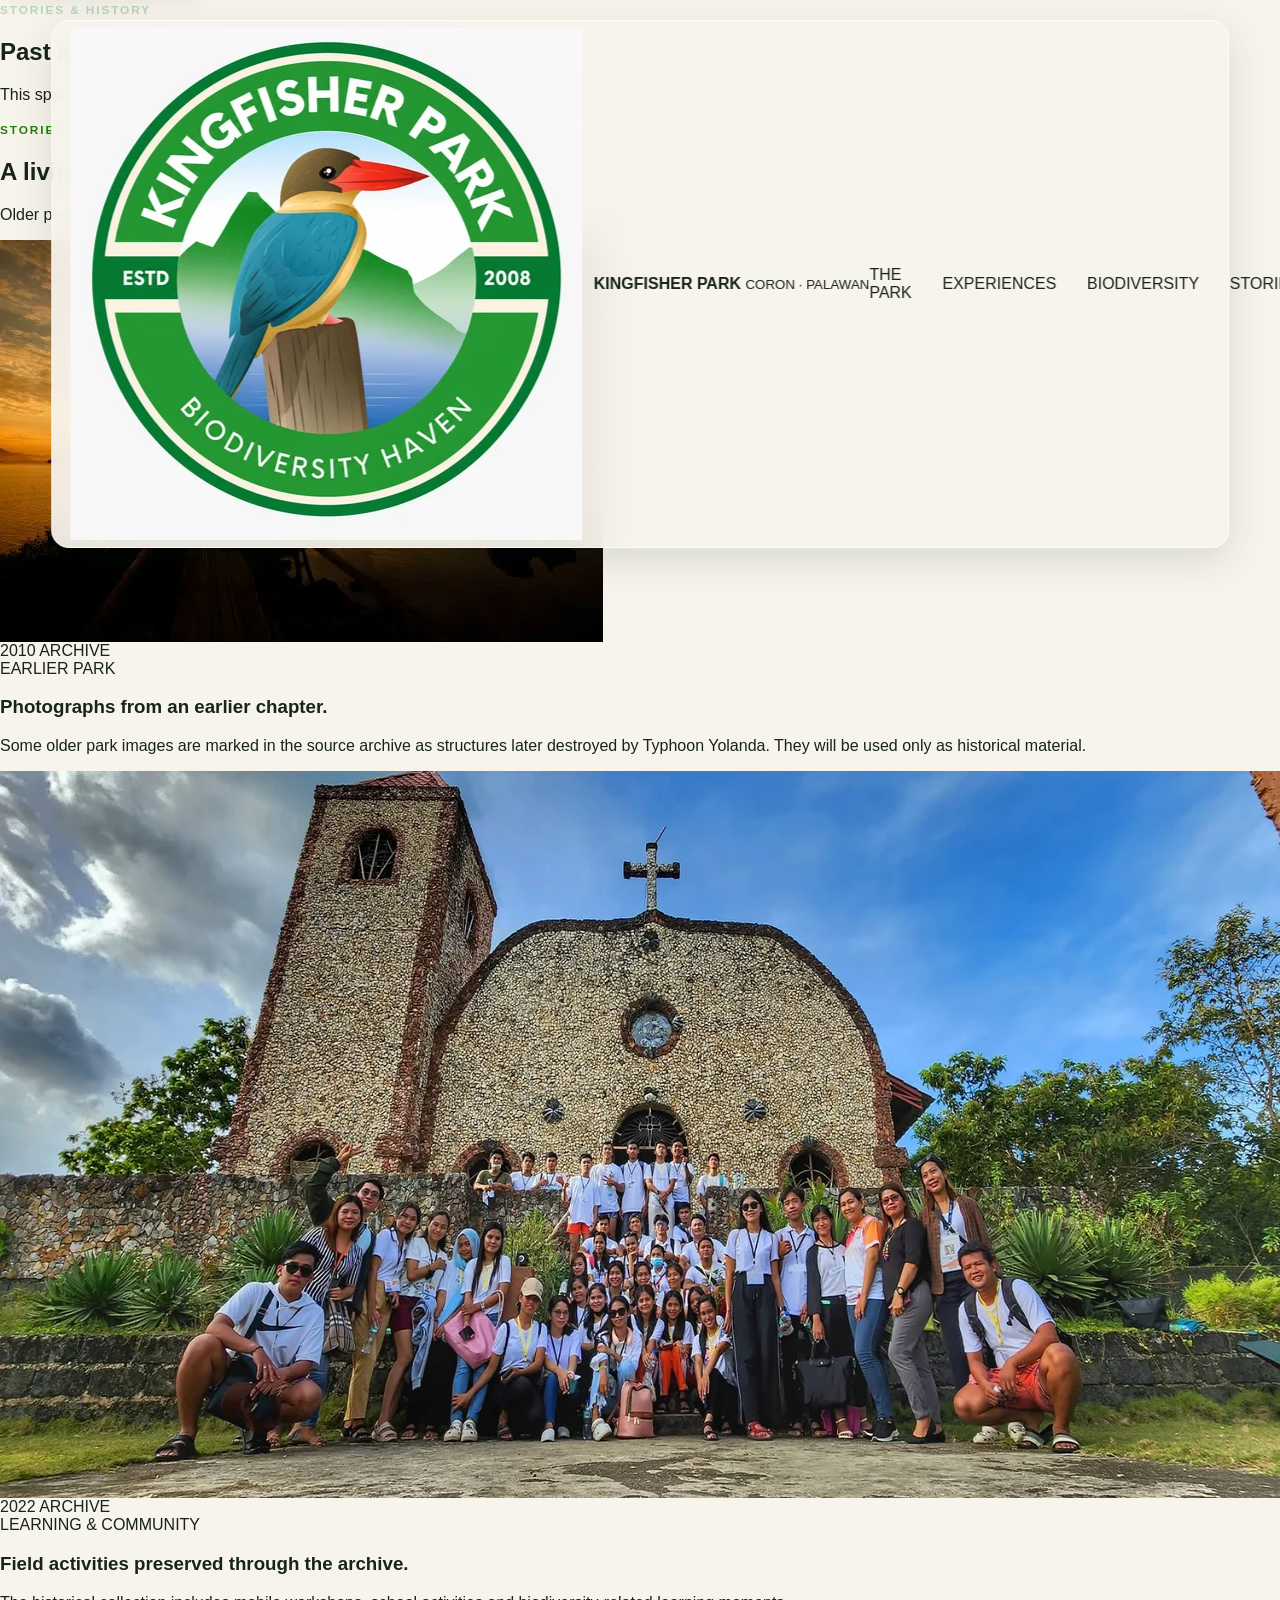
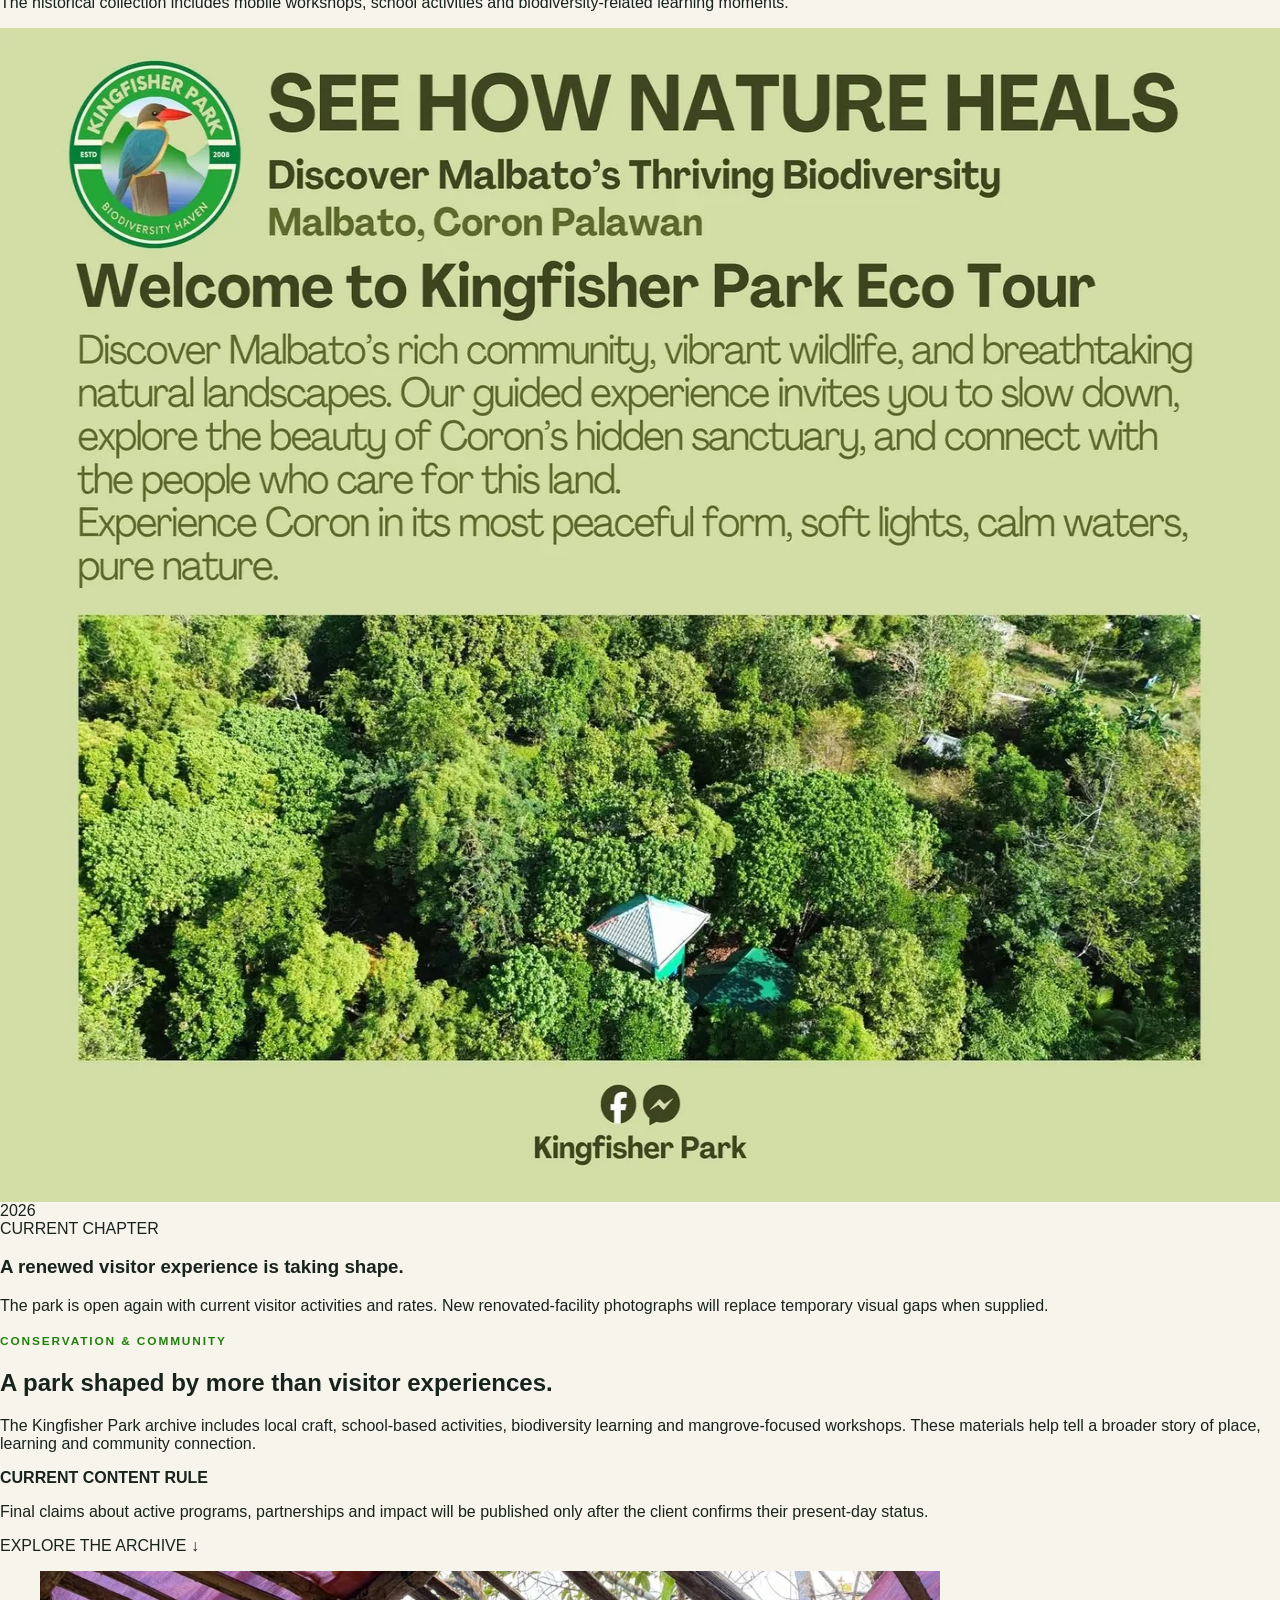
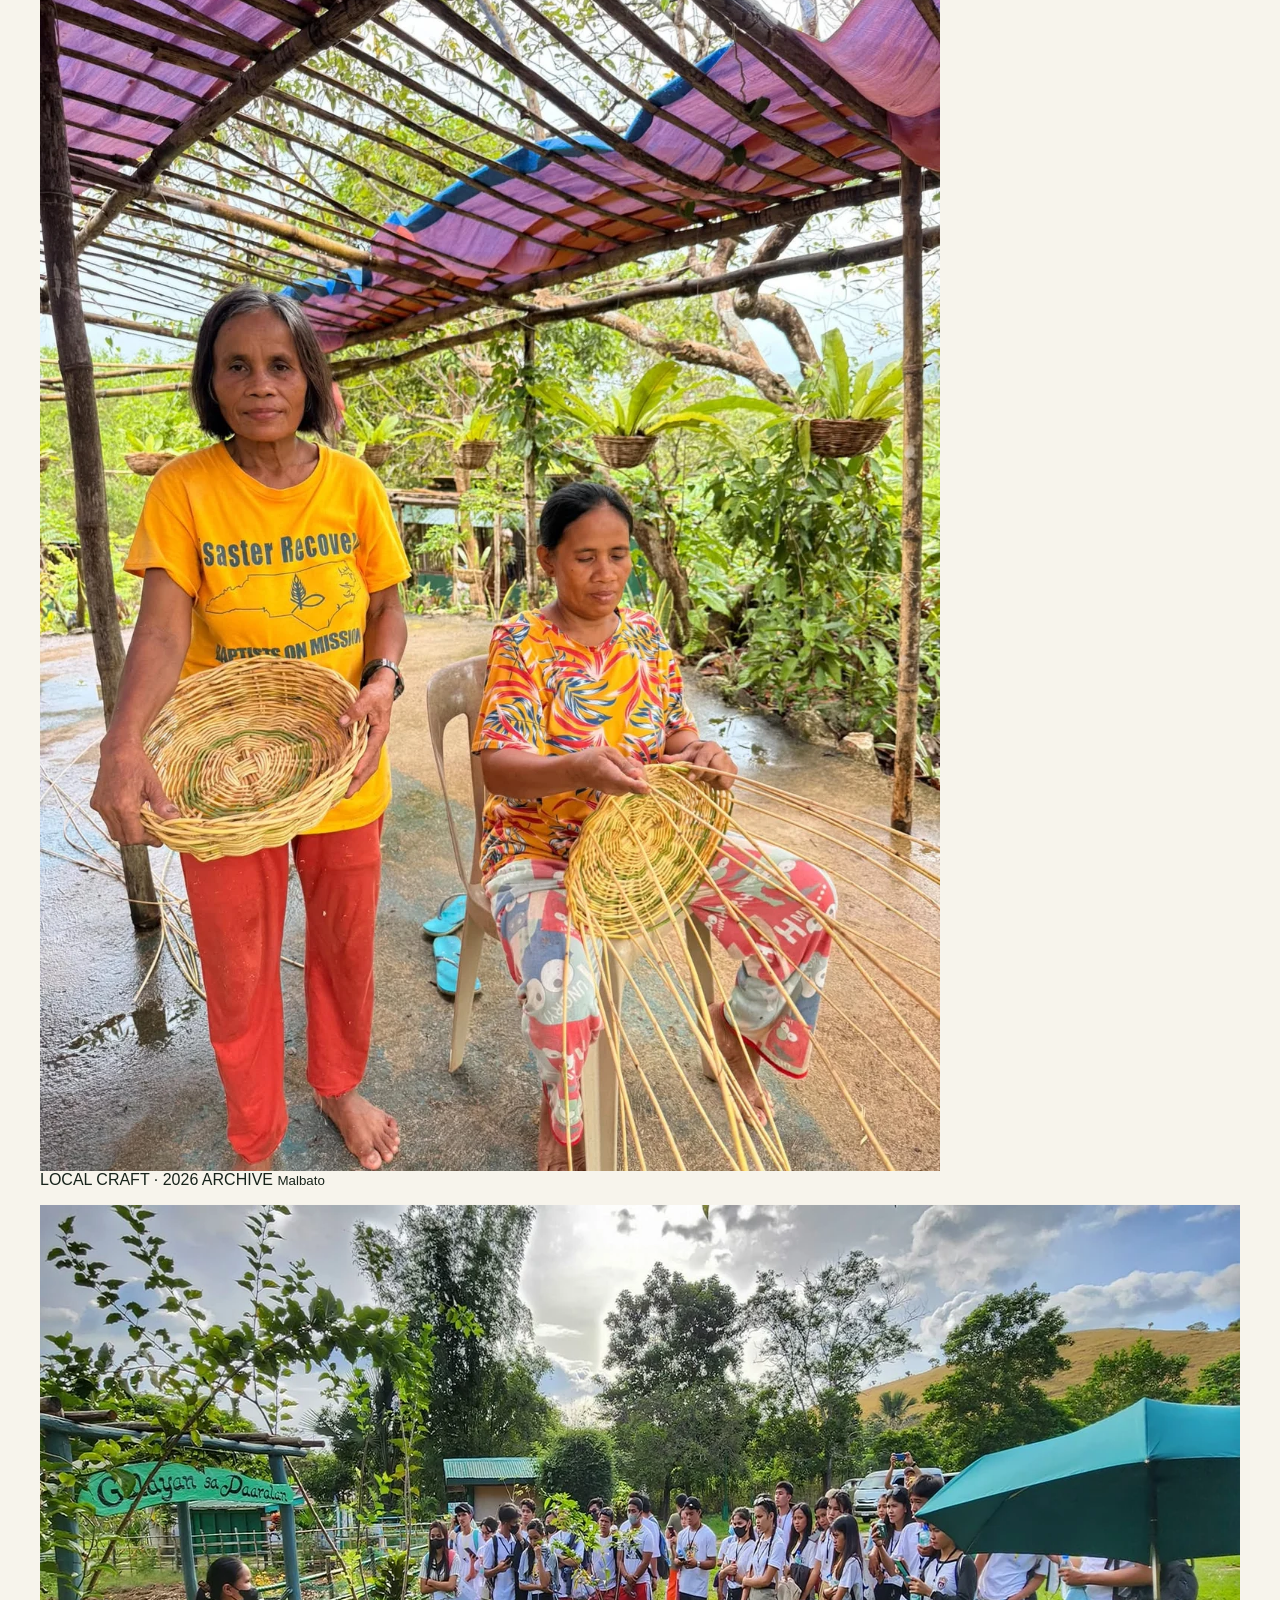
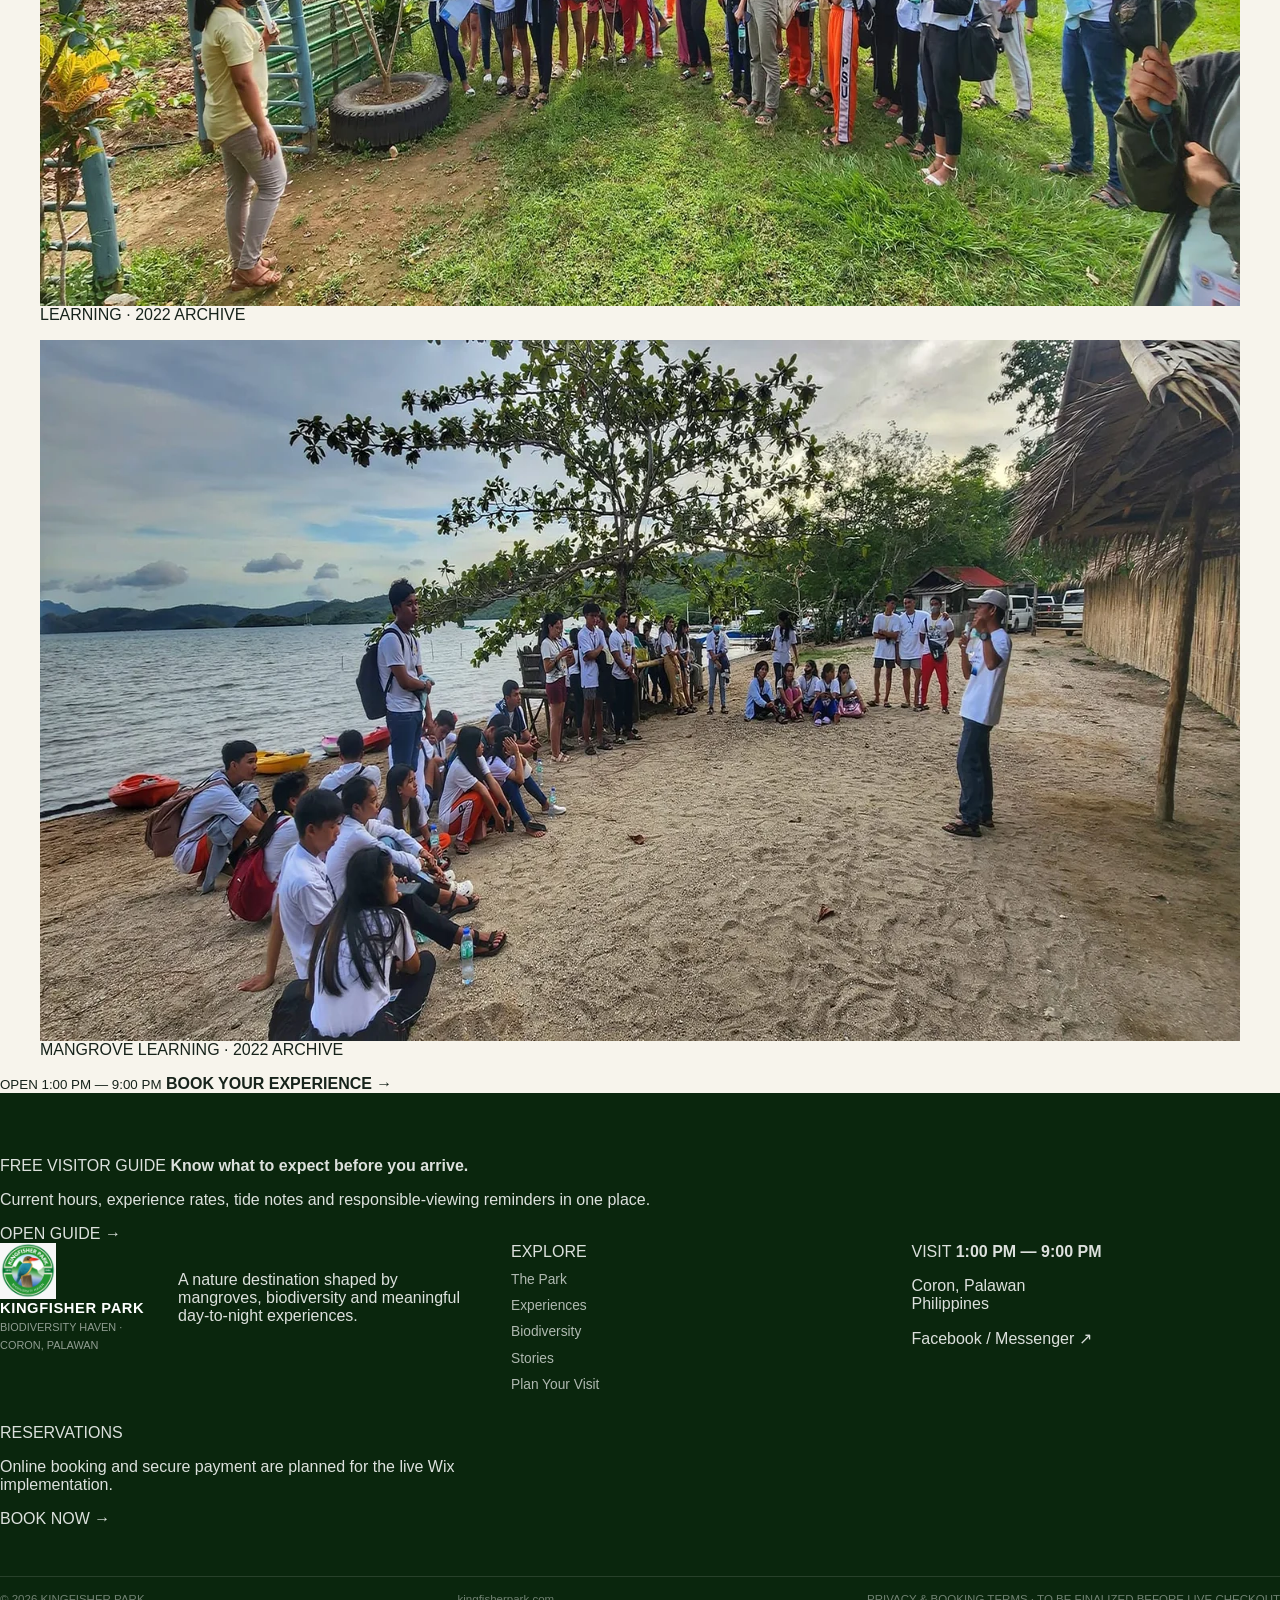
<file: stories.html>
<!doctype html>
<html lang="en">
<head>
  <meta charset="utf-8">
  <meta name="viewport" content="width=device-width, initial-scale=1">
  <meta name="theme-color" content="#0b2f24">
  <meta name="description" content="Explore Kingfisher Park historical archive material, community activities, learning experiences, and stories from earlier and current chapters.">
  <title>Stories & History — Kingfisher Park</title>
  <link rel="stylesheet" href="css/styles.css">
</head>
<body>
  <a class="skip-link" href="#main-content">Skip to main content</a>

  <header class="site-header" id="site-header">
    <div class="header-shell">
      <a class="brand" href="index.html" aria-label="Kingfisher Park home">
        <img
          class="brand-logo"
          src="assets/logo/kingfisher-park-logo-512.webp"
          alt=""
          width="512"
          height="512"
        >
        <span class="brand-copy">
          <strong>KINGFISHER PARK</strong>
          <small>CORON · PALAWAN</small>
        </span>
      </a>

      <nav class="desktop-nav" aria-label="Primary navigation">
        <a href="the-park.html">THE PARK</a>
        <a href="experiences.html">EXPERIENCES</a>
        <a href="biodiversity.html">BIODIVERSITY</a>
        <a href="stories.html" aria-current="page">STORIES</a>
        <a href="plan-your-visit.html">PLAN YOUR VISIT</a>
      </nav>

      <a class="header-book" href="booking.html">
        <span>BOOK NOW</span>
        <span aria-hidden="true">↗</span>
      </a>

      <button
        class="menu-toggle"
        type="button"
        aria-expanded="false"
        aria-controls="mobile-menu"
        aria-label="Open navigation menu"
      >
        <span></span><span></span>
      </button>
    </div>

    <div class="mobile-menu" id="mobile-menu" hidden>
      <nav aria-label="Mobile navigation">
        <a href="the-park.html">THE PARK</a>
        <a href="experiences.html">EXPERIENCES</a>
        <a href="biodiversity.html">BIODIVERSITY</a>
        <a href="stories.html" aria-current="page">STORIES</a>
        <a href="plan-your-visit.html">PLAN YOUR VISIT</a>
        <a class="mobile-book" href="booking.html">BOOK NOW <span aria-hidden="true">↗</span></a>
      </nav>
    </div>
  </header>

  <main id="main-content">
    <section class="subpage-hero subpage-hero-stories" style="--subpage-image: url('assets/images/community/local-craft-2026.webp')">
      <div class="subpage-hero-shade" aria-hidden="true"></div>
      <div class="page-width subpage-hero-inner">
        <span class="section-kicker section-kicker-light">STORIES & HISTORY</span>
        <h1>Past and present, kept clearly in context.</h1>
        <p>This space preserves historical photographs and community-learning material without presenting old facilities or earlier activities as automatically current.</p>
      </div>
    </section>


    <section class="stories" id="stories" aria-labelledby="stories-title">
      <div class="page-width">
        <div class="stories-head">
          <div>
            <span class="section-kicker">STORIES &amp; HISTORY</span>
            <h2 id="stories-title">A living archive of a changing park.</h2>
          </div>
          <p>
            Older photographs are valuable for telling the park's journey, but they are
            clearly separated from the renovated park visitors see today.
          </p>
        </div>

        <div class="story-grid">
          <article class="story-card story-card-history">
            <div class="story-media">
              <img
                src="assets/images/history/park-archive-2010.webp"
                alt="Older Kingfisher Park structure from a 2010 archive photograph"
                loading="lazy"
                width="603"
                height="402"
              >
              <span class="story-year">2010 ARCHIVE</span>
            </div>
            <div class="story-copy">
              <span>EARLIER PARK</span>
              <h3>Photographs from an earlier chapter.</h3>
              <p>
                Some older park images are marked in the source archive as structures
                later destroyed by Typhoon Yolanda. They will be used only as historical material.
              </p>
            </div>
          </article>

          <article class="story-card">
            <div class="story-media">
              <img
                src="assets/images/history/mobile-workshop-2022.webp"
                alt="Group photograph from a 2022 mobile workshop in the Kingfisher Park archive"
                loading="lazy"
                width="1500"
                height="727"
              >
              <span class="story-year">2022 ARCHIVE</span>
            </div>
            <div class="story-copy">
              <span>LEARNING &amp; COMMUNITY</span>
              <h3>Field activities preserved through the archive.</h3>
              <p>
                The historical collection includes mobile workshops, school activities
                and biodiversity-related learning moments.
              </p>
            </div>
          </article>

          <article class="story-card story-card-current">
            <div class="story-media">
              <img
                src="assets/images/history/eco-tour-2026-reference.webp"
                alt="2026 Kingfisher Park Eco Tour promotional reference from the Facebook archive"
                loading="lazy"
                width="1400"
                height="1174"
              >
              <span class="story-year">2026</span>
            </div>
            <div class="story-copy">
              <span>CURRENT CHAPTER</span>
              <h3>A renewed visitor experience is taking shape.</h3>
              <p>
                The park is open again with current visitor activities and rates. New
                renovated-facility photographs will replace temporary visual gaps when supplied.
              </p>
            </div>
          </article>
        </div>
      </div>
    </section>


    <section class="community" id="community" aria-labelledby="community-title">
      <div class="page-width community-grid">
        <div class="community-copy">
          <span class="section-kicker">CONSERVATION &amp; COMMUNITY</span>
          <h2 id="community-title">A park shaped by more than visitor experiences.</h2>
          <p class="community-lede">
            The Kingfisher Park archive includes local craft, school-based activities,
            biodiversity learning and mangrove-focused workshops. These materials help
            tell a broader story of place, learning and community connection.
          </p>

          <div class="community-rule">
            <strong>CURRENT CONTENT RULE</strong>
            <p>
              Final claims about active programs, partnerships and impact will be published
              only after the client confirms their present-day status.
            </p>
          </div>

          <a class="text-link" href="#stories">
            EXPLORE THE ARCHIVE
            <span aria-hidden="true">↓</span>
          </a>
        </div>

        <div class="community-collage" aria-label="Community and education archive photographs">
          <figure class="community-photo community-photo-main">
            <img
              src="assets/images/community/local-craft-2026.webp"
              alt="Local craft activity photographed in Malbato in the Kingfisher Park 2026 archive"
              loading="lazy"
              width="900"
              height="1200"
            >
            <figcaption>
              <span>LOCAL CRAFT · 2026 ARCHIVE</span>
              <small>Malbato</small>
            </figcaption>
          </figure>

          <figure class="community-photo community-photo-top">
            <img
              src="assets/images/community/school-garden-workshop-2022.webp"
              alt="Students participating in a school garden workshop documented in the 2022 Kingfisher Park archive"
              loading="lazy"
              width="1500"
              height="701"
            >
            <figcaption>
              <span>LEARNING · 2022 ARCHIVE</span>
            </figcaption>
          </figure>

          <figure class="community-photo community-photo-bottom">
            <img
              src="assets/images/community/mangrove-workshop-2022.webp"
              alt="Outdoor mangrove biodiversity learning activity documented in the 2022 Kingfisher Park archive"
              loading="lazy"
              width="1500"
              height="701"
            >
            <figcaption>
              <span>MANGROVE LEARNING · 2022 ARCHIVE</span>
            </figcaption>
          </figure>
        </div>
      </div>
    </section>
  </main>

  <a class="mobile-sticky-book" href="booking.html" aria-label="Book a Kingfisher Park experience">
    <span>
      <small>OPEN 1:00 PM — 9:00 PM</small>
      <strong>BOOK YOUR EXPERIENCE</strong>
    </span>
    <span class="mobile-sticky-arrow" aria-hidden="true">→</span>
  </a>

  <footer class="site-footer">
    <div class="page-width footer-guide">
      <div>
        <span>FREE VISITOR GUIDE</span>
        <strong>Know what to expect before you arrive.</strong>
        <p>Current hours, experience rates, tide notes and responsible-viewing reminders in one place.</p>
      </div>
      <a href="visitor-guide.html">OPEN GUIDE <span aria-hidden="true">→</span></a>
    </div>
    <div class="page-width footer-grid">
      <div class="footer-brand">
        <a class="footer-logo-lockup" href="index.html" aria-label="Kingfisher Park home">
          <img src="assets/logo/kingfisher-park-logo-512.webp" alt="" width="512" height="512">
          <span>
            <strong>KINGFISHER PARK</strong>
            <small>BIODIVERSITY HAVEN · CORON, PALAWAN</small>
          </span>
        </a>
        <p>
          A nature destination shaped by mangroves, biodiversity and meaningful day-to-night experiences.
        </p>
      </div>

      <nav class="footer-nav" aria-label="Footer navigation">
        <span>EXPLORE</span>
        <a href="the-park.html">The Park</a>
        <a href="experiences.html">Experiences</a>
        <a href="biodiversity.html">Biodiversity</a>
        <a href="stories.html">Stories</a>
        <a href="plan-your-visit.html">Plan Your Visit</a>
      </nav>

      <div class="footer-visit">
        <span>VISIT</span>
        <strong>1:00 PM — 9:00 PM</strong>
        <p>Coron, Palawan<br>Philippines</p>
        <a href="https://web.facebook.com/KingfisherPark" target="_blank" rel="noopener noreferrer">
          Facebook / Messenger ↗
        </a>
      </div>

      <div class="footer-book">
        <span>RESERVATIONS</span>
        <p>Online booking and secure payment are planned for the live Wix implementation.</p>
        <a class="footer-book-link" href="booking.html">BOOK NOW →</a>
      </div>
    </div>

    <div class="page-width footer-bottom">
      <span>© 2026 KINGFISHER PARK</span>
      <span>kingfisherpark.com</span>
      <span>PRIVACY &amp; BOOKING TERMS · TO BE FINALIZED BEFORE LIVE CHECKOUT</span>
    </div>
  </footer>

  <div class="prototype-toast" id="prototype-toast" role="status" aria-live="polite" aria-atomic="true"></div>

  <script src="js/main.js"></script>
</body>
</html>
</file>
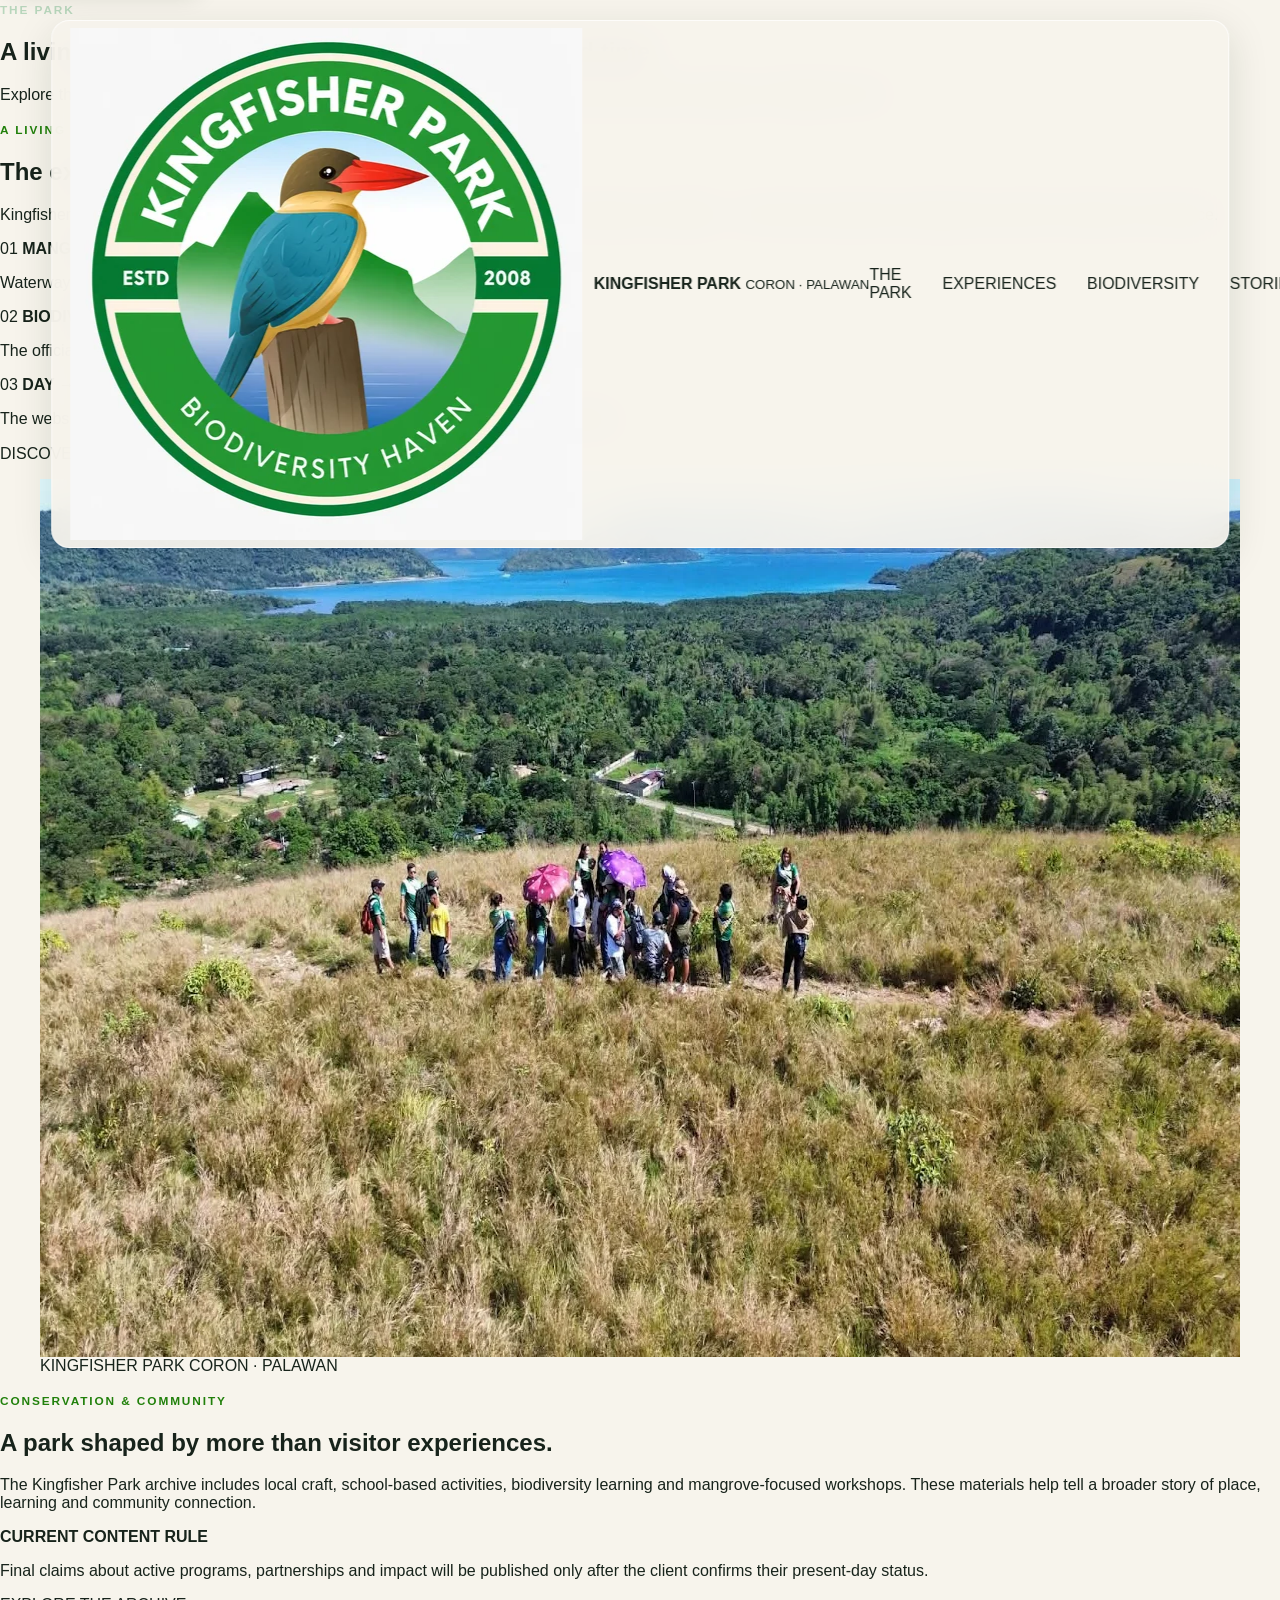
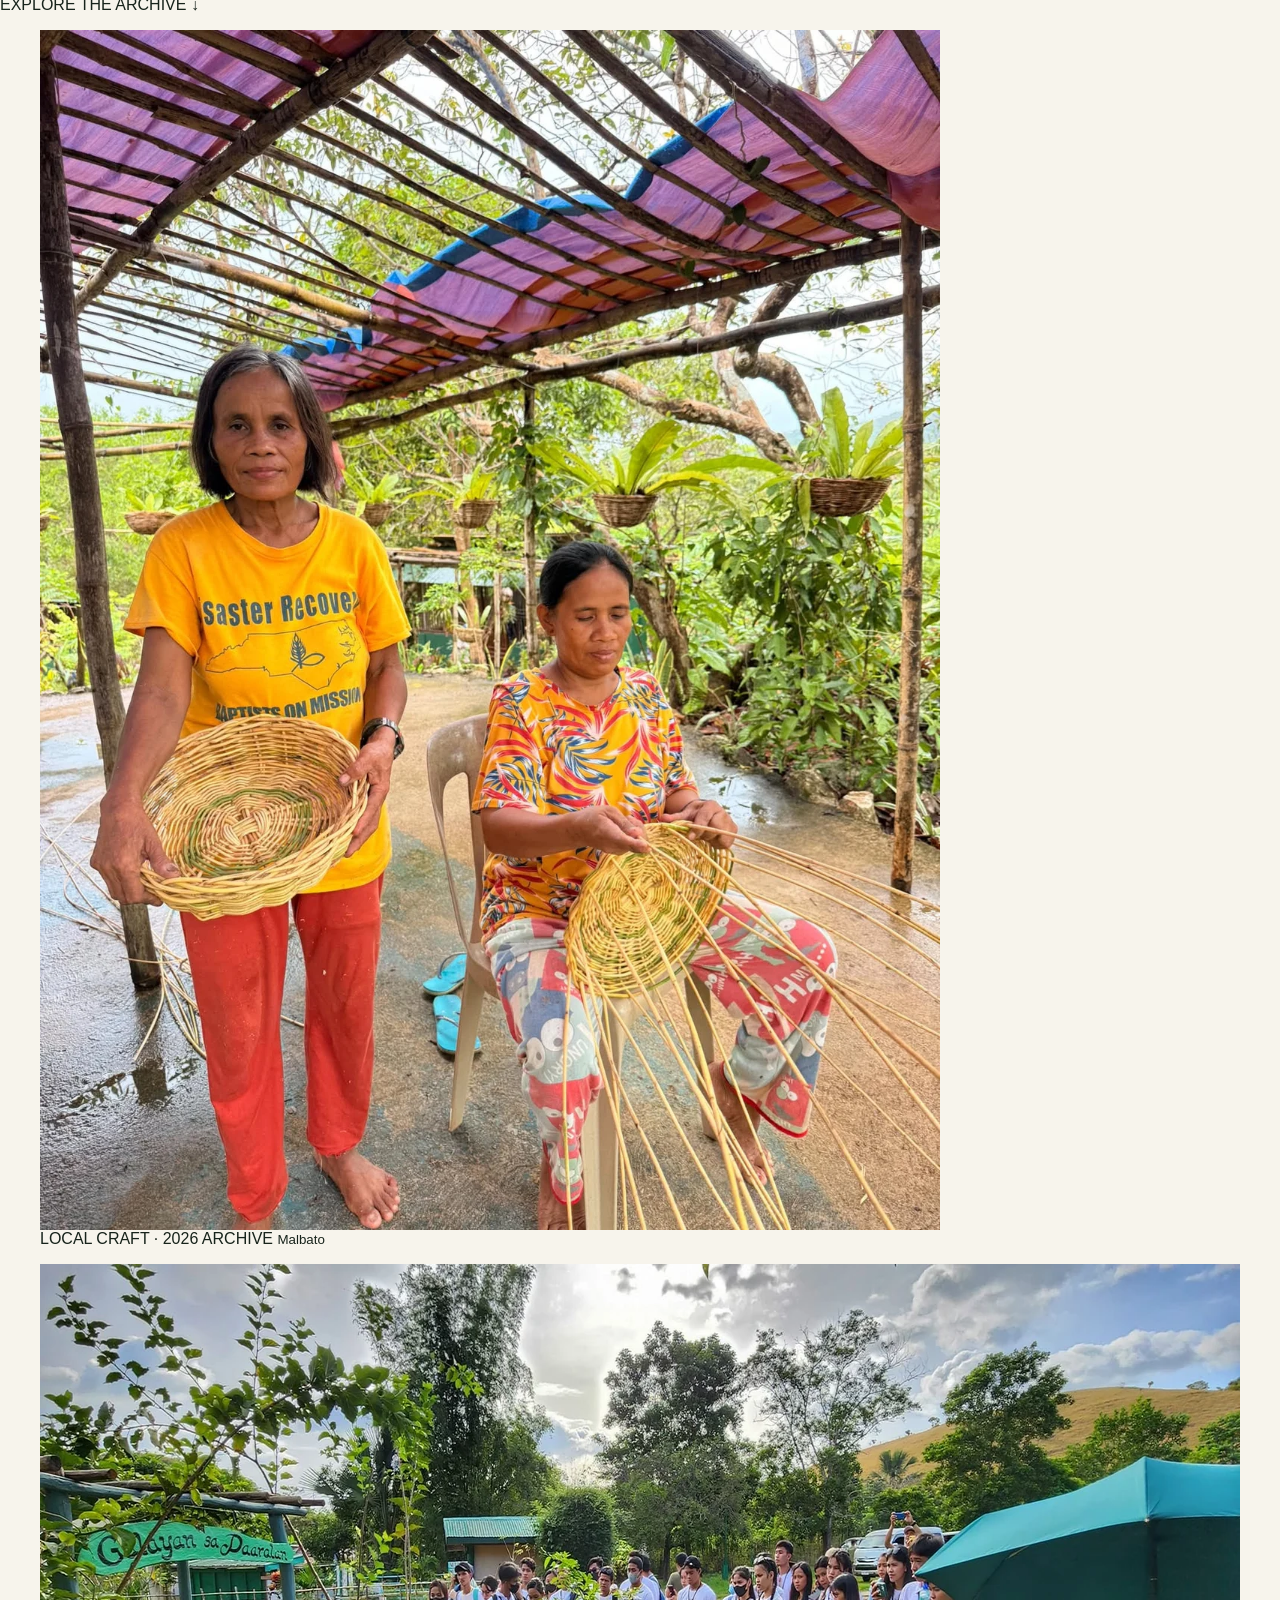
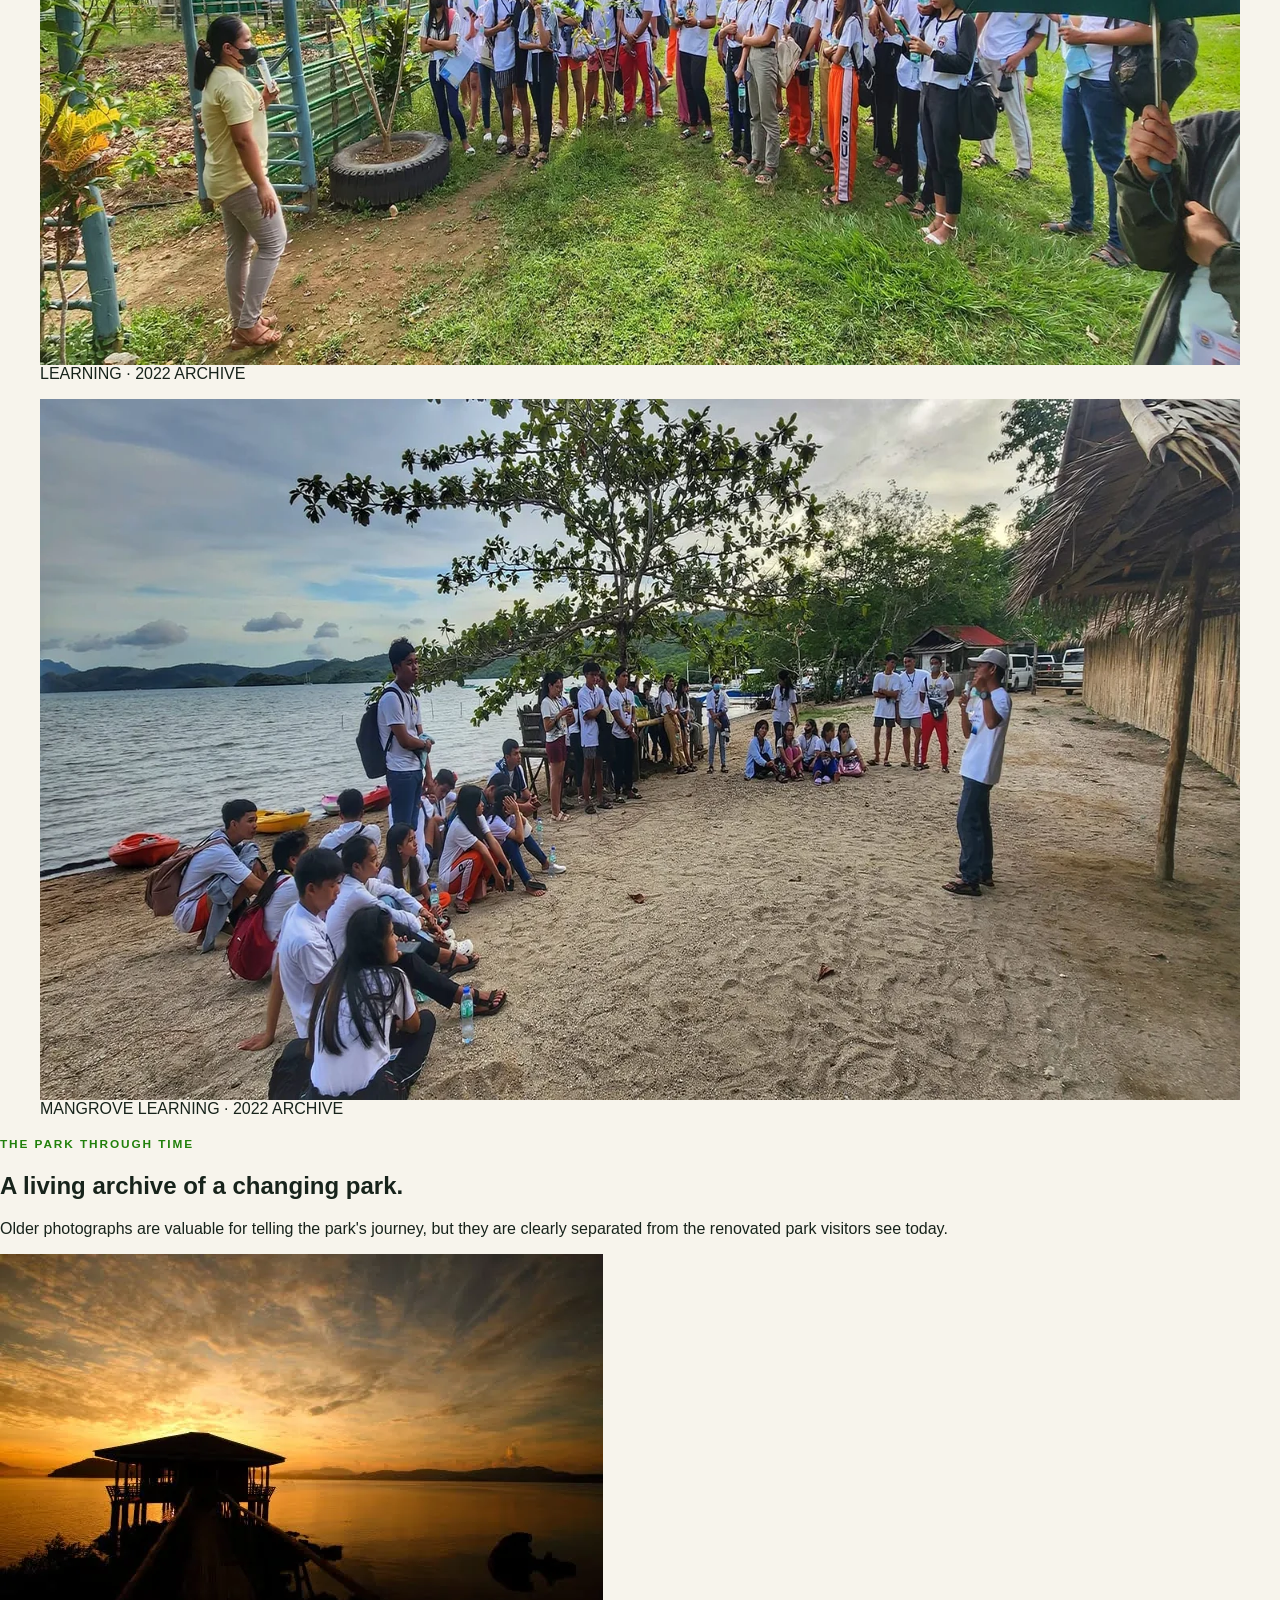
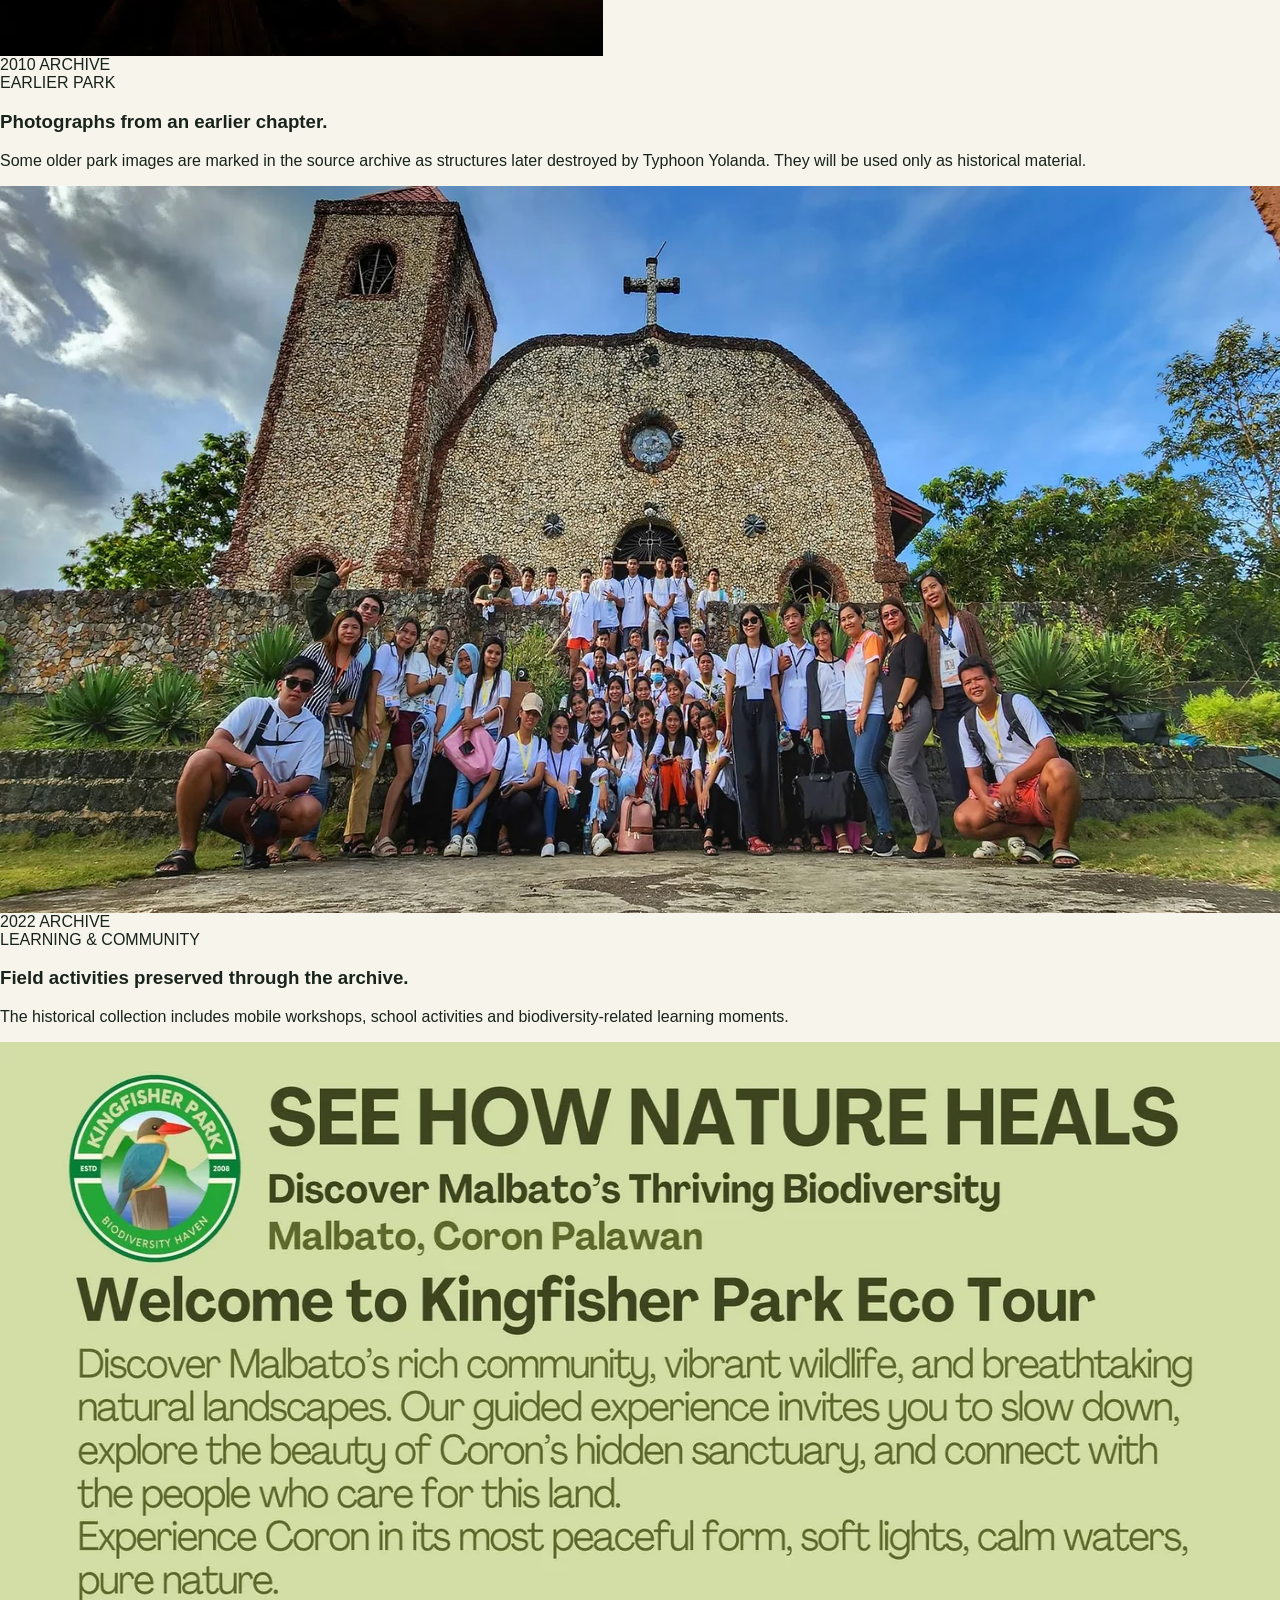
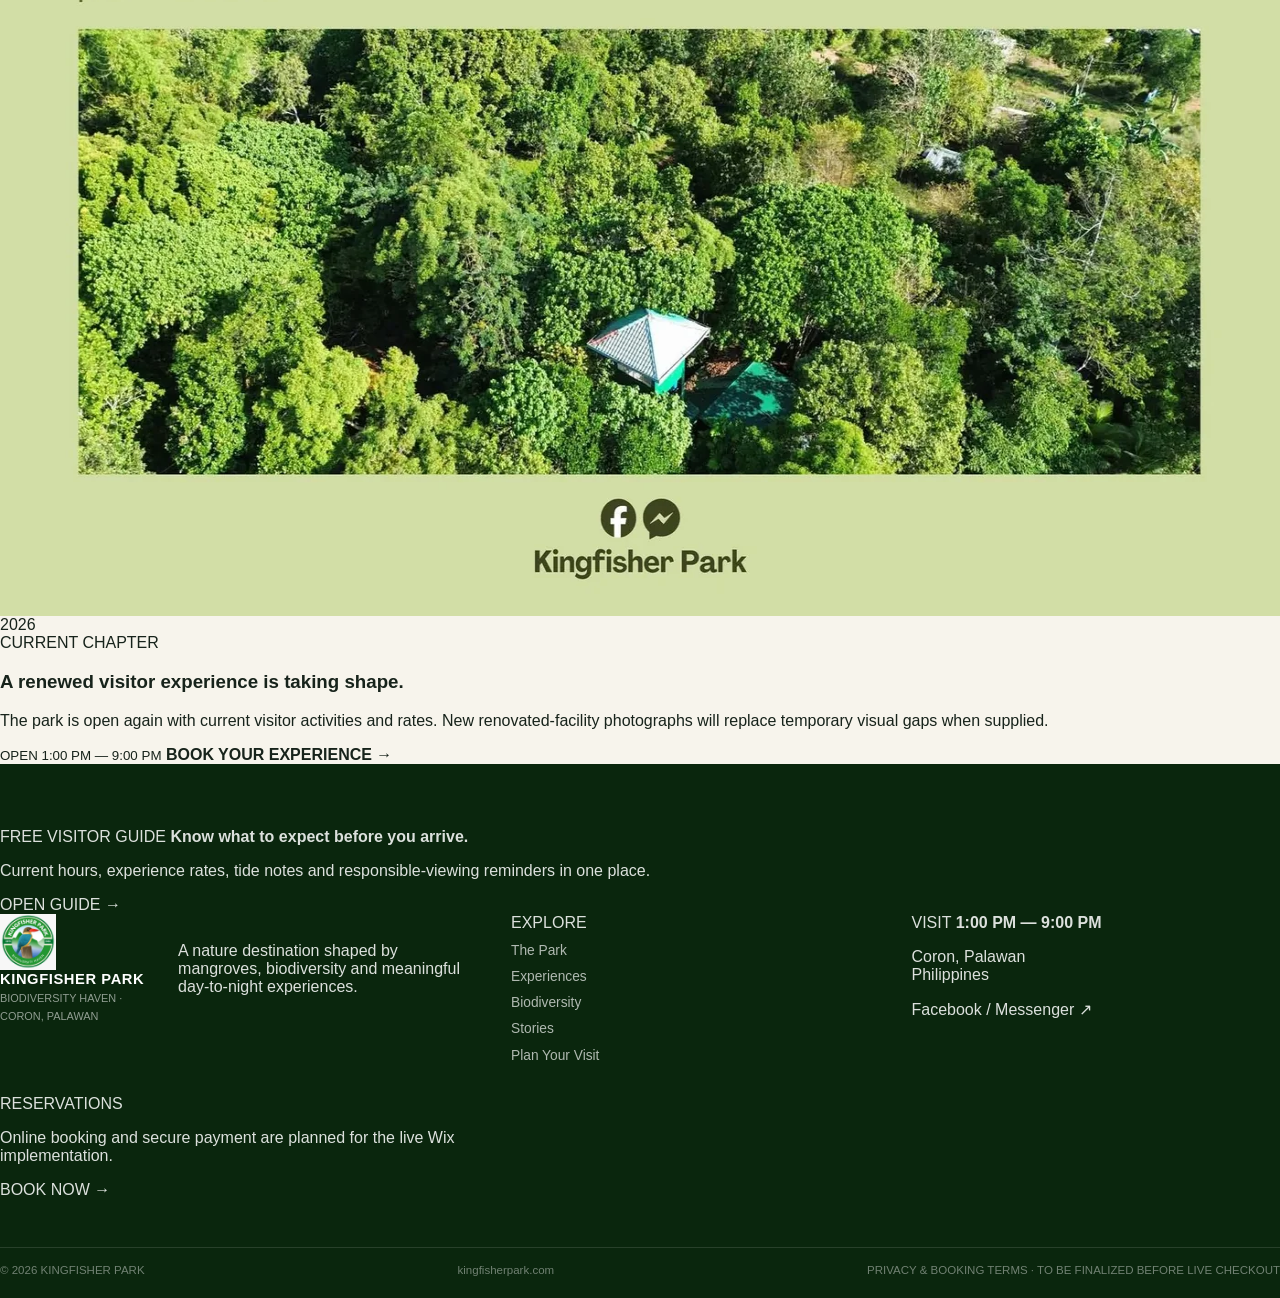
<file: the-park.html>
<!doctype html>
<html lang="en">
<head>
  <meta charset="utf-8">
  <meta name="viewport" content="width=device-width, initial-scale=1">
  <meta name="theme-color" content="#0b2f24">
  <meta name="description" content="Discover the mangrove landscape, community connections, and historical archive of Kingfisher Park in Coron, Palawan.">
  <title>The Park — Kingfisher Park</title>
  <link rel="stylesheet" href="css/styles.css">
</head>
<body>
  <a class="skip-link" href="#main-content">Skip to main content</a>

  <header class="site-header" id="site-header">
    <div class="header-shell">
      <a class="brand" href="index.html" aria-label="Kingfisher Park home">
        <img
          class="brand-logo"
          src="assets/logo/kingfisher-park-logo-512.webp"
          alt=""
          width="512"
          height="512"
        >
        <span class="brand-copy">
          <strong>KINGFISHER PARK</strong>
          <small>CORON · PALAWAN</small>
        </span>
      </a>

      <nav class="desktop-nav" aria-label="Primary navigation">
        <a href="the-park.html" aria-current="page">THE PARK</a>
        <a href="experiences.html">EXPERIENCES</a>
        <a href="biodiversity.html">BIODIVERSITY</a>
        <a href="stories.html">STORIES</a>
        <a href="plan-your-visit.html">PLAN YOUR VISIT</a>
      </nav>

      <a class="header-book" href="booking.html">
        <span>BOOK NOW</span>
        <span aria-hidden="true">↗</span>
      </a>

      <button
        class="menu-toggle"
        type="button"
        aria-expanded="false"
        aria-controls="mobile-menu"
        aria-label="Open navigation menu"
      >
        <span></span><span></span>
      </button>
    </div>

    <div class="mobile-menu" id="mobile-menu" hidden>
      <nav aria-label="Mobile navigation">
        <a href="the-park.html" aria-current="page">THE PARK</a>
        <a href="experiences.html">EXPERIENCES</a>
        <a href="biodiversity.html">BIODIVERSITY</a>
        <a href="stories.html">STORIES</a>
        <a href="plan-your-visit.html">PLAN YOUR VISIT</a>
        <a class="mobile-book" href="booking.html">BOOK NOW <span aria-hidden="true">↗</span></a>
      </nav>
    </div>
  </header>

  <main id="main-content">
    <section class="subpage-hero subpage-hero-park" style="--subpage-image: url('assets/images/landscape/park-panorama.webp')">
      <div class="subpage-hero-shade" aria-hidden="true"></div>
      <div class="page-width subpage-hero-inner">
        <span class="section-kicker section-kicker-light">THE PARK</span>
        <h1>A living landscape shaped by water, mangroves and time.</h1>
        <p>Explore the landscape, the wider community context, and archive material that documents earlier chapters of Kingfisher Park.</p>
      </div>
    </section>



    <section class="living-landscape" id="the-park" aria-labelledby="landscape-title">
      <div class="page-width landscape-grid">
        <div class="landscape-copy">
          <span class="section-kicker">A LIVING MANGROVE LANDSCAPE</span>
          <h2 id="landscape-title">The experience begins with the place itself.</h2>
          <p class="landscape-lede">
            Kingfisher Park is presented first as a living landscape — water, mangroves,
            forest edges and wildlife — with visitor experiences designed around the
            character of the place.
          </p>

          <div class="landscape-notes" aria-label="Landscape themes">
            <div>
              <span>01</span>
              <strong>MANGROVES</strong>
              <p>Waterways and mangrove edges shape the visual identity of the park.</p>
            </div>
            <div>
              <span>02</span>
              <strong>BIODIVERSITY</strong>
              <p>The official Kingfisher Park identity describes the site as a Biodiversity Haven.</p>
            </div>
            <div>
              <span>03</span>
              <strong>DAY → NIGHT</strong>
              <p>The website journey follows the park from daylight nature experiences into the evening.</p>
            </div>
          </div>

          <a class="text-link landscape-link" href="#biodiversity">
            DISCOVER THE WILD SIDE
            <span aria-hidden="true">↘</span>
          </a>
        </div>

        <figure class="landscape-visual">
          <img
            src="assets/images/landscape/park-panorama.webp"
            alt="Elevated view across the Kingfisher Park landscape and surrounding water"
            loading="lazy"
            width="1560"
            height="878"
          >
          <figcaption>
            <span>KINGFISHER PARK</span>
            <span>CORON · PALAWAN</span>
          </figcaption>
        </figure>
      </div>
    </section>


    <section class="community" id="community" aria-labelledby="community-title">
      <div class="page-width community-grid">
        <div class="community-copy">
          <span class="section-kicker">CONSERVATION &amp; COMMUNITY</span>
          <h2 id="community-title">A park shaped by more than visitor experiences.</h2>
          <p class="community-lede">
            The Kingfisher Park archive includes local craft, school-based activities,
            biodiversity learning and mangrove-focused workshops. These materials help
            tell a broader story of place, learning and community connection.
          </p>

          <div class="community-rule">
            <strong>CURRENT CONTENT RULE</strong>
            <p>
              Final claims about active programs, partnerships and impact will be published
              only after the client confirms their present-day status.
            </p>
          </div>

          <a class="text-link" href="#stories">
            EXPLORE THE ARCHIVE
            <span aria-hidden="true">↓</span>
          </a>
        </div>

        <div class="community-collage" aria-label="Community and education archive photographs">
          <figure class="community-photo community-photo-main">
            <img
              src="assets/images/community/local-craft-2026.webp"
              alt="Local craft activity photographed in Malbato in the Kingfisher Park 2026 archive"
              loading="lazy"
              width="900"
              height="1200"
            >
            <figcaption>
              <span>LOCAL CRAFT · 2026 ARCHIVE</span>
              <small>Malbato</small>
            </figcaption>
          </figure>

          <figure class="community-photo community-photo-top">
            <img
              src="assets/images/community/school-garden-workshop-2022.webp"
              alt="Students participating in a school garden workshop documented in the 2022 Kingfisher Park archive"
              loading="lazy"
              width="1500"
              height="701"
            >
            <figcaption>
              <span>LEARNING · 2022 ARCHIVE</span>
            </figcaption>
          </figure>

          <figure class="community-photo community-photo-bottom">
            <img
              src="assets/images/community/mangrove-workshop-2022.webp"
              alt="Outdoor mangrove biodiversity learning activity documented in the 2022 Kingfisher Park archive"
              loading="lazy"
              width="1500"
              height="701"
            >
            <figcaption>
              <span>MANGROVE LEARNING · 2022 ARCHIVE</span>
            </figcaption>
          </figure>
        </div>
      </div>
    </section>

    <section class="stories" id="park-history" aria-labelledby="park-history-title">
      <div class="page-width">
        <div class="stories-head">
          <div>
            <span class="section-kicker">THE PARK THROUGH TIME</span>
            <h2 id="park-history-title">A living archive of a changing park.</h2>
          </div>
          <p>
            Older photographs are valuable for telling the park's journey, but they are
            clearly separated from the renovated park visitors see today.
          </p>
        </div>

        <div class="story-grid">
          <article class="story-card story-card-history">
            <div class="story-media">
              <img
                src="assets/images/history/park-archive-2010.webp"
                alt="Older Kingfisher Park structure from a 2010 archive photograph"
                loading="lazy"
                width="603"
                height="402"
              >
              <span class="story-year">2010 ARCHIVE</span>
            </div>
            <div class="story-copy">
              <span>EARLIER PARK</span>
              <h3>Photographs from an earlier chapter.</h3>
              <p>
                Some older park images are marked in the source archive as structures
                later destroyed by Typhoon Yolanda. They will be used only as historical material.
              </p>
            </div>
          </article>

          <article class="story-card">
            <div class="story-media">
              <img
                src="assets/images/history/mobile-workshop-2022.webp"
                alt="Group photograph from a 2022 mobile workshop in the Kingfisher Park archive"
                loading="lazy"
                width="1500"
                height="727"
              >
              <span class="story-year">2022 ARCHIVE</span>
            </div>
            <div class="story-copy">
              <span>LEARNING &amp; COMMUNITY</span>
              <h3>Field activities preserved through the archive.</h3>
              <p>
                The historical collection includes mobile workshops, school activities
                and biodiversity-related learning moments.
              </p>
            </div>
          </article>

          <article class="story-card story-card-current">
            <div class="story-media">
              <img
                src="assets/images/history/eco-tour-2026-reference.webp"
                alt="2026 Kingfisher Park Eco Tour promotional reference from the Facebook archive"
                loading="lazy"
                width="1400"
                height="1174"
              >
              <span class="story-year">2026</span>
            </div>
            <div class="story-copy">
              <span>CURRENT CHAPTER</span>
              <h3>A renewed visitor experience is taking shape.</h3>
              <p>
                The park is open again with current visitor activities and rates. New
                renovated-facility photographs will replace temporary visual gaps when supplied.
              </p>
            </div>
          </article>
        </div>
      </div>
    </section>
  </main>

  <a class="mobile-sticky-book" href="booking.html" aria-label="Book a Kingfisher Park experience">
    <span>
      <small>OPEN 1:00 PM — 9:00 PM</small>
      <strong>BOOK YOUR EXPERIENCE</strong>
    </span>
    <span class="mobile-sticky-arrow" aria-hidden="true">→</span>
  </a>

  <footer class="site-footer">
    <div class="page-width footer-guide">
      <div>
        <span>FREE VISITOR GUIDE</span>
        <strong>Know what to expect before you arrive.</strong>
        <p>Current hours, experience rates, tide notes and responsible-viewing reminders in one place.</p>
      </div>
      <a href="visitor-guide.html">OPEN GUIDE <span aria-hidden="true">→</span></a>
    </div>
    <div class="page-width footer-grid">
      <div class="footer-brand">
        <a class="footer-logo-lockup" href="index.html" aria-label="Kingfisher Park home">
          <img src="assets/logo/kingfisher-park-logo-512.webp" alt="" width="512" height="512">
          <span>
            <strong>KINGFISHER PARK</strong>
            <small>BIODIVERSITY HAVEN · CORON, PALAWAN</small>
          </span>
        </a>
        <p>
          A nature destination shaped by mangroves, biodiversity and meaningful day-to-night experiences.
        </p>
      </div>

      <nav class="footer-nav" aria-label="Footer navigation">
        <span>EXPLORE</span>
        <a href="the-park.html">The Park</a>
        <a href="experiences.html">Experiences</a>
        <a href="biodiversity.html">Biodiversity</a>
        <a href="stories.html">Stories</a>
        <a href="plan-your-visit.html">Plan Your Visit</a>
      </nav>

      <div class="footer-visit">
        <span>VISIT</span>
        <strong>1:00 PM — 9:00 PM</strong>
        <p>Coron, Palawan<br>Philippines</p>
        <a href="https://web.facebook.com/KingfisherPark" target="_blank" rel="noopener noreferrer">
          Facebook / Messenger ↗
        </a>
      </div>

      <div class="footer-book">
        <span>RESERVATIONS</span>
        <p>Online booking and secure payment are planned for the live Wix implementation.</p>
        <a class="footer-book-link" href="booking.html">BOOK NOW →</a>
      </div>
    </div>

    <div class="page-width footer-bottom">
      <span>© 2026 KINGFISHER PARK</span>
      <span>kingfisherpark.com</span>
      <span>PRIVACY &amp; BOOKING TERMS · TO BE FINALIZED BEFORE LIVE CHECKOUT</span>
    </div>
  </footer>

  <div class="prototype-toast" id="prototype-toast" role="status" aria-live="polite" aria-atomic="true"></div>

  <script src="js/main.js"></script>
</body>
</html>
</file>
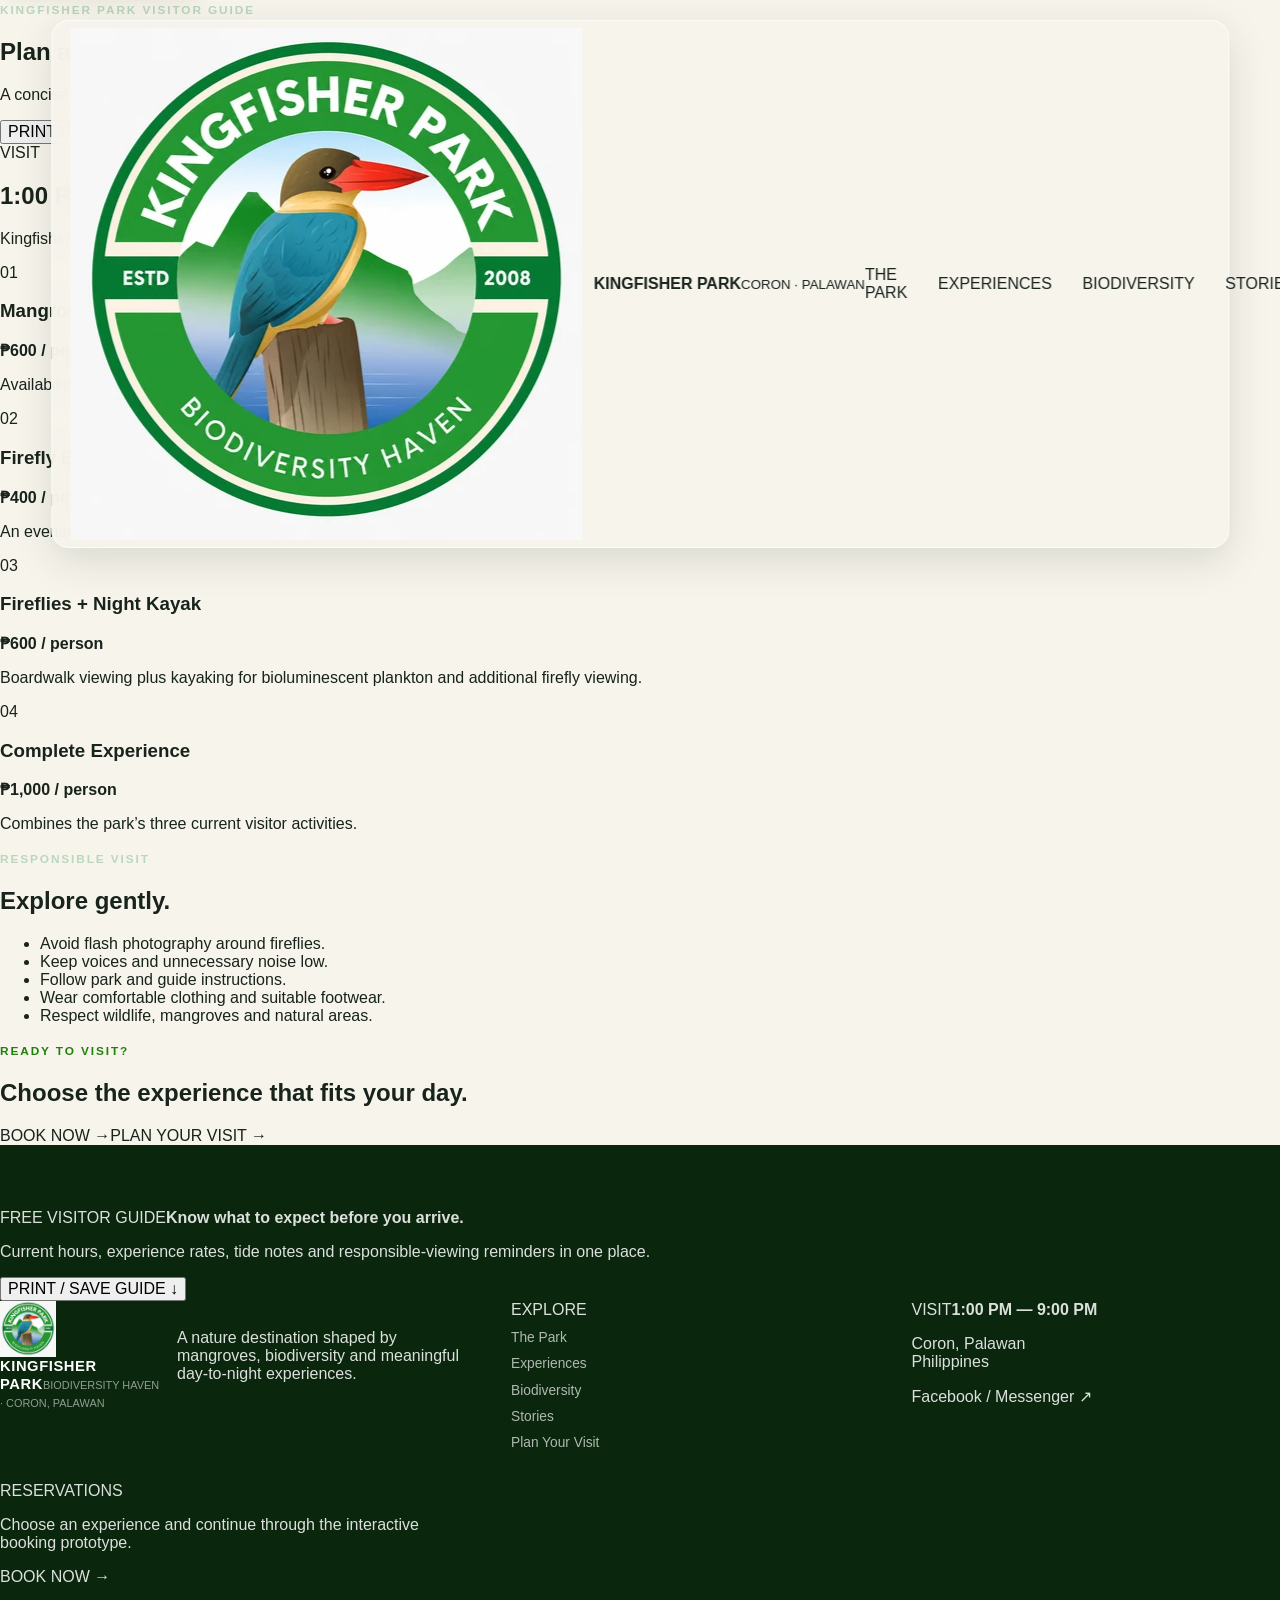
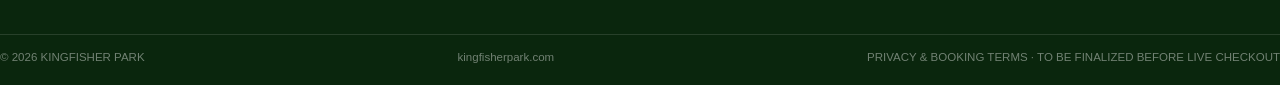
<file: visitor-guide.html>
<!doctype html>
<html lang="en">
<head>
  <meta charset="utf-8">
  <meta name="viewport" content="width=device-width, initial-scale=1">
  <meta name="theme-color" content="#0b2f24">
  <meta name="description" content="Kingfisher Park visitor guide with current hours, experience rates, tide notes and responsible viewing reminders.">
  <title>Visitor Guide — Kingfisher Park</title>
  <link rel="stylesheet" href="css/styles.css">
</head>
<body class="visitor-guide-page">
  <a class="skip-link" href="#main-content">Skip to main content</a>

  <header class="site-header" id="site-header">
    <div class="header-shell">
      <a class="brand" href="index.html" aria-label="Kingfisher Park home">
        <img class="brand-logo" src="assets/logo/kingfisher-park-logo-512.webp" alt="" width="512" height="512">
        <span class="brand-copy"><strong>KINGFISHER PARK</strong><small>CORON · PALAWAN</small></span>
      </a>
      <nav class="desktop-nav" aria-label="Primary navigation">
        <a href="the-park.html">THE PARK</a><a href="experiences.html">EXPERIENCES</a><a href="biodiversity.html">BIODIVERSITY</a><a href="stories.html">STORIES</a><a href="plan-your-visit.html">PLAN YOUR VISIT</a>
      </nav>
      <a class="header-book" href="booking.html"><span>BOOK NOW</span><span aria-hidden="true">↗</span></a>
      <button class="menu-toggle" type="button" aria-expanded="false" aria-controls="mobile-menu" aria-label="Open navigation menu"><span></span><span></span></button>
    </div>
    <div class="mobile-menu" id="mobile-menu" hidden>
      <nav aria-label="Mobile navigation">
        <a href="the-park.html">THE PARK</a><a href="experiences.html">EXPERIENCES</a><a href="biodiversity.html">BIODIVERSITY</a><a href="stories.html">STORIES</a><a href="plan-your-visit.html">PLAN YOUR VISIT</a><a class="mobile-book" href="booking.html">BOOK NOW <span aria-hidden="true">↗</span></a>
      </nav>
    </div>
  </header>

  <main id="main-content">
    <section class="guide-hero">
      <div class="page-width guide-hero-grid">
        <div>
          <span class="section-kicker section-kicker-light">KINGFISHER PARK VISITOR GUIDE</span>
          <h1>Plan a thoughtful visit.</h1>
          <p>A concise guide to the information currently confirmed for Kingfisher Park.</p>
        </div>
        <button class="button guide-print" type="button" data-print-guide>PRINT / SAVE GUIDE <span aria-hidden="true">↓</span></button>
      </div>
    </section>

    <section class="guide-content">
      <div class="page-width guide-grid">
        <article class="guide-card guide-card-wide">
          <span>VISIT</span><h2>1:00 PM — 9:00 PM</h2><p>Kingfisher Park · Coron, Palawan · Calamianes, Philippines</p>
        </article>
        <article class="guide-card"><span>01</span><h3>Mangrove Kayak</h3><strong>₱600 / person</strong><p>Availability depends on low/high tide conditions and resulting water depth.</p></article>
        <article class="guide-card"><span>02</span><h3>Firefly Boardwalk</h3><strong>₱400 / person</strong><p>An evening boardwalk experience in the mangrove landscape.</p></article>
        <article class="guide-card"><span>03</span><h3>Fireflies + Night Kayak</h3><strong>₱600 / person</strong><p>Boardwalk viewing plus kayaking for bioluminescent plankton and additional firefly viewing.</p></article>
        <article class="guide-card"><span>04</span><h3>Complete Experience</h3><strong>₱1,000 / person</strong><p>Combines the park’s three current visitor activities.</p></article>
      </div>
    </section>

    <section class="guide-respect">
      <div class="page-width guide-respect-grid">
        <div><span class="section-kicker section-kicker-light">RESPONSIBLE VISIT</span><h2>Explore gently.</h2></div>
        <ul>
          <li>Avoid flash photography around fireflies.</li>
          <li>Keep voices and unnecessary noise low.</li>
          <li>Follow park and guide instructions.</li>
          <li>Wear comfortable clothing and suitable footwear.</li>
          <li>Respect wildlife, mangroves and natural areas.</li>
        </ul>
      </div>
    </section>

    <section class="guide-book">
      <div class="page-width guide-book-inner">
        <div><span class="section-kicker">READY TO VISIT?</span><h2>Choose the experience that fits your day.</h2></div>
        <div><a class="button button-primary" href="booking.html">BOOK NOW <span aria-hidden="true">→</span></a><a class="text-link" href="plan-your-visit.html">PLAN YOUR VISIT <span aria-hidden="true">→</span></a></div>
      </div>
    </section>
  </main>

  <footer class="site-footer">
    <div class="page-width footer-guide">
      <div><span>FREE VISITOR GUIDE</span><strong>Know what to expect before you arrive.</strong><p>Current hours, experience rates, tide notes and responsible-viewing reminders in one place.</p></div>
      <button type="button" data-print-guide>PRINT / SAVE GUIDE <span aria-hidden="true">↓</span></button>
    </div>
    <div class="page-width footer-grid">
      <div class="footer-brand"><a class="footer-logo-lockup" href="index.html" aria-label="Kingfisher Park home"><img src="assets/logo/kingfisher-park-logo-512.webp" alt="" width="512" height="512"><span><strong>KINGFISHER PARK</strong><small>BIODIVERSITY HAVEN · CORON, PALAWAN</small></span></a><p>A nature destination shaped by mangroves, biodiversity and meaningful day-to-night experiences.</p></div>
      <nav class="footer-nav" aria-label="Footer navigation"><span>EXPLORE</span><a href="the-park.html">The Park</a><a href="experiences.html">Experiences</a><a href="biodiversity.html">Biodiversity</a><a href="stories.html">Stories</a><a href="plan-your-visit.html">Plan Your Visit</a></nav>
      <div class="footer-visit"><span>VISIT</span><strong>1:00 PM — 9:00 PM</strong><p>Coron, Palawan<br>Philippines</p><a href="https://web.facebook.com/KingfisherPark" target="_blank" rel="noopener noreferrer">Facebook / Messenger ↗</a></div>
      <div class="footer-book"><span>RESERVATIONS</span><p>Choose an experience and continue through the interactive booking prototype.</p><a class="footer-book-link" href="booking.html">BOOK NOW →</a></div>
    </div>
    <div class="page-width footer-bottom"><span>© 2026 KINGFISHER PARK</span><span>kingfisherpark.com</span><span>PRIVACY &amp; BOOKING TERMS · TO BE FINALIZED BEFORE LIVE CHECKOUT</span></div>
  </footer>
  <div class="prototype-toast" id="prototype-toast" role="status" aria-live="polite" aria-atomic="true"></div>
  <script src="js/main.js"></script>
</body>
</html>
</file>
<file: css/styles-v1-15.css>
/* =========================================================
   REGALO NG KILIT FOUNDATION INC.
   WIX STUDIO SYNC V1 — HEADER + LIVING LANDSCAPE HERO
   ========================================================= */


/* ---------------------------------------------------------
   DESIGN TOKENS
   --------------------------------------------------------- */

:root {

  /* Brand / nature palette */
  --forest-950: #0d2f0c;
  --forest-900: #134a08;
  --forest-700: #21800b;

  --rnk-green: #38a41f;
  --kilit-teal: #54a49e;

  /* Neutral palette */
  --ivory: #f7f4ec;
  --mist: #edf4ef;
  --white: #ffffff;

  --ink: #17231b;
  --ink-soft: #536057;

  /* Borders */
  --border-light: rgba(23, 35, 27, 0.09);
  --border-medium: rgba(23, 35, 27, 0.15);

  /* Typography */
  --font-display:
    "Source Serif 4",
    Georgia,
    serif;

  --font-body:
    "Source Sans 3",
    Arial,
    sans-serif;

  /* Layout */
  --container-max: 1380px;

  /* Spacing */
  --space-xs: 0.5rem;
  --space-sm: 0.75rem;
  --space-md: 1rem;
  --space-lg: 1.5rem;
  --space-xl: 2rem;
  --space-2xl: 3rem;
  --space-3xl: 5rem;

  /* Radius */
  --radius-sm: 10px;
  --radius-md: 16px;
  --radius-lg: 18px;

  /* Motion */
  --ease-standard:
    cubic-bezier(0.22, 1, 0.36, 1);

  --transition-fast:
    220ms var(--ease-standard);

  --transition-medium:
    420ms var(--ease-standard);
}


/* ---------------------------------------------------------
   RESET / BASE
   --------------------------------------------------------- */

*,
*::before,
*::after {
  box-sizing: border-box;
}

html {
  scroll-behavior: smooth;
}

body {
  margin: 0;

  font-family: var(--font-body);
  color: var(--ink);

  background: var(--ivory);

  -webkit-font-smoothing: antialiased;
  text-rendering: optimizeLegibility;
}

body.menu-open {
  overflow: hidden;
}

img {
  display: block;
  max-width: 100%;
}

a {
  color: inherit;
  text-decoration: none;
}

button {
  font: inherit;
}

a:focus-visible,
button:focus-visible {
  outline: 3px solid var(--kilit-teal);
  outline-offset: 4px;
}


/* =========================================================
   HEADER
   ========================================================= */

.site-header {
  position: fixed;

  top: 20px;
  left: 50%;

  width: min(94%, var(--container-max));

  z-index: 1000;

  transform: translateX(-50%);

  transition:
    top var(--transition-medium),
    width var(--transition-medium);
}


/* ---------------------------------------------------------
   HEADER SHELL
   --------------------------------------------------------- */

.header-shell {
  position: relative;

  min-height: 72px;

  display: flex;
  align-items: center;

  padding:
    7px
    10px
    7px
    18px;

  background:
    rgba(247, 244, 236, 0.94);

  border:
    1px solid
    rgba(255, 255, 255, 0.70);

  border-radius:
    var(--radius-lg);

  box-shadow:
    0 12px 40px
    rgba(7, 35, 18, 0.13);

  backdrop-filter:
    blur(18px);

  -webkit-backdrop-filter:
    blur(18px);

  transition:
    min-height var(--transition-medium),
    padding var(--transition-medium),
    background var(--transition-medium),
    box-shadow var(--transition-medium);
}


/* =========================================================
   BRAND
   ========================================================= */

.brand {
  display: flex;
  align-items: center;

  gap: 0.72rem;

  flex-shrink: 0;

  margin-right: auto;
}

.brand-symbol {
  width: auto;
  height: 55px;

  object-fit: contain;

  transition:
    height var(--transition-medium),
    transform var(--transition-medium);
}

.brand-divider {
  width: 1px;
  height: 34px;

  flex-shrink: 0;

  background:
    rgba(19, 74, 8, 0.22);

  transition:
    height var(--transition-medium);
}

.brand-name {
  display: flex;
  flex-direction: column;

  white-space: nowrap;

  color: var(--forest-900);

  font-family: var(--font-body);

  font-size: 0.94rem;
  font-weight: 800;

  line-height: 0.90;

  letter-spacing: 0.035em;

  text-transform: uppercase;

  transition:
    font-size var(--transition-medium);
}

.brand-name span:first-child {
  margin-bottom: 0.14rem;
}


/* =========================================================
   DESKTOP NAVIGATION
   ========================================================= */

.desktop-nav {
  display: flex;
  align-items: center;

  gap:
    clamp(
      1.4rem,
      2.4vw,
      2.6rem
    );
}

.nav-link {
  position: relative;

  padding:
    0.6rem
    0;

  color:
    rgba(23, 35, 27, 0.82);

  font-size: 0.88rem;
  font-weight: 600;

  letter-spacing: 0.055em;

  text-transform: uppercase;

  transition:
    color var(--transition-fast);
}

.nav-link::after {
  content: "";

  position: absolute;

  left: 0;
  bottom: 2px;

  width: 100%;
  height: 1px;

  background:
    var(--forest-700);

  transform:
    scaleX(0);

  transform-origin:
    right;

  transition:
    transform var(--transition-medium);
}

.nav-link:hover {
  color:
    var(--forest-700);
}

.nav-link:hover::after {
  transform:
    scaleX(1);

  transform-origin:
    left;
}


/* =========================================================
   HEADER CTA
   ========================================================= */

.header-cta {
  width: 180px;
  height: 54px;
  min-width: 180px;
  min-height: 54px;

  display: inline-flex;
  align-items: center;
  justify-content: center;

  gap: 0.7rem;
  padding: 0 1.35rem;

  border-radius: 10px;
  background: var(--forest-700);
  color: var(--white);

  font-size: 0.875rem;
  font-weight: 700;
  letter-spacing: 0.055em;
  line-height: 1;
  text-transform: uppercase;
  white-space: nowrap;

  box-shadow: 0 7px 20px rgba(33, 128, 11, 0.18);

  transition:
    background var(--transition-fast),
    transform var(--transition-fast),
    box-shadow var(--transition-fast);
}

.header-cta:hover {
  background:
    var(--forest-900);

  transform:
    translateY(-2px);

  box-shadow:
    0 11px 26px
    rgba(19, 74, 8, 0.23);
}

.header-cta span {
  transition:
    transform var(--transition-fast);
}

.header-cta:hover span {
  transform:
    translateX(3px);
}


/* =========================================================
   HEADER SCROLL BEHAVIOR
   Current Wix Studio version keeps the floating shell visually stable.
   ========================================================= */

/* =========================================================
   MOBILE MENU BUTTON
   ========================================================= */

.menu-toggle {
  display: none;

  position: relative;

  width: 48px;
  height: 48px;

  align-items: center;
  justify-content: center;

  flex-shrink: 0;

  border: 0;

  border-radius: 11px;

  background:
    var(--forest-900);

  cursor: pointer;
}

.menu-toggle span {
  position: absolute;

  width: 20px;
  height: 1.5px;

  border-radius: 100px;

  background:
    var(--white);

  transition:
    transform var(--transition-medium),
    top var(--transition-medium);
}

.menu-toggle span:first-child {
  top: 20px;
}

.menu-toggle span:last-child {
  top: 27px;
}

.menu-toggle.is-active
span:first-child {
  top: 24px;

  transform:
    rotate(45deg);
}

.menu-toggle.is-active
span:last-child {
  top: 24px;

  transform:
    rotate(-45deg);
}


/* =========================================================
   MOBILE NAVIGATION
   ========================================================= */

.mobile-nav {
  display: none;

  margin-top: 8px;

  overflow: hidden;

  border:
    1px solid
    var(--border-light);

  border-radius:
    var(--radius-lg);

  background:
    rgba(247, 244, 236, 0.98);

  box-shadow:
    0 16px 45px
    rgba(7, 35, 18, 0.13);

  backdrop-filter:
    blur(20px);

  -webkit-backdrop-filter:
    blur(20px);

  opacity: 0;

  transform:
    translateY(-10px);

  pointer-events: none;

  transition:
    opacity var(--transition-medium),
    transform var(--transition-medium);
}

.mobile-nav.is-open {
  opacity: 1;

  transform:
    translateY(0);

  pointer-events: auto;
}

.mobile-nav-inner {
  display: flex;

  flex-direction: column;

  padding: 1.1rem;
}

.mobile-nav-link {
  display: grid;

  grid-template-columns:
    2rem 1fr;

  gap: 1rem;

  align-items: center;

  min-height: 62px;

  border-bottom:
    1px solid
    var(--border-light);

  font-family:
    var(--font-display);

  font-size:
    1.3rem;

  font-weight:
    600;
}

.mobile-nav-link span {
  font-family:
    var(--font-body);

  font-size:
    0.7rem;

  font-weight:
    600;

  color:
    var(--kilit-teal);

  letter-spacing:
    0.12em;
}

.mobile-nav-cta {
  min-height: 58px;

  margin-top:
    1rem;

  display: flex;

  align-items: center;

  justify-content:
    space-between;

  padding:
    0 1.1rem;

  border-radius:
    10px;

  background:
    var(--forest-700);

  color:
    var(--white);

  font-size:
    0.85rem;

  font-weight:
    700;

  letter-spacing:
    0.07em;

  text-transform:
    uppercase;
}


/* =========================================================
   HERO V2
   ========================================================= */

.hero {
  position: relative;

  min-height: 100vh;
  min-height: 100svh;
  min-height: 100dvh;

  overflow: hidden;

  background:
    var(--forest-950);

  color:
    var(--white);
}


/* ---------------------------------------------------------
   HERO SLIDESHOW
   --------------------------------------------------------- */

.hero-slideshow {
  position: absolute;
  inset: 0;
  z-index: 0;
  overflow: hidden;
  background: var(--forest-950);
}

.hero-slide {
  position: absolute;
  inset: 0;
  opacity: 0;
  visibility: hidden;
  pointer-events: none;
  transition:
    opacity 1.5s ease,
    visibility 0s linear 1.5s;
}

.hero-slide.is-active {
  opacity: 1;
  visibility: visible;
  transition:
    opacity 1.5s ease,
    visibility 0s linear 0s;
}

.hero-slide img {
  width: 100%;
  height: 100%;
  object-fit: cover;
  object-position: center center;
}

/* Keep the Kilit comfortably on the right side of Scene 01. */
.hero-slide:nth-child(1) img {
  object-position: 50% 50%;
}

/* ---------------------------------------------------------
   HERO OVERLAY
   --------------------------------------------------------- */

.hero-shade {
  position: absolute;

  inset: 0;
  z-index: 1;

  background:

    linear-gradient(
      90deg,
      rgba(5, 27, 13, 0.92) 0%,
      rgba(5, 27, 13, 0.76) 29%,
      rgba(5, 27, 13, 0.45) 50%,
      rgba(5, 27, 13, 0.12) 76%,
      rgba(5, 27, 13, 0.05) 100%
    ),

    linear-gradient(
      0deg,
      rgba(5, 27, 13, 0.45) 0%,
      rgba(5, 27, 13, 0.05) 50%,
      rgba(5, 27, 13, 0.12) 100%
    );
}


/* ---------------------------------------------------------
   HERO LAYOUT
   --------------------------------------------------------- */

.hero-inner {
  position: relative;

  z-index: 2;

  width:
    min(94%, var(--container-max));

  min-height: 100vh;
  min-height: 100svh;
  min-height: 100dvh;

  margin:
    0 auto;

  display: flex;

  align-items:
    flex-end;

  justify-content:
    space-between;

  gap:
    3rem;

  padding:
    clamp(8.4rem, 14vh, 10rem)
    0
    clamp(2.4rem, 4.5vh, 3.5rem);
}


/* ---------------------------------------------------------
   HERO COPY
   --------------------------------------------------------- */

.hero-copy {
  width: min(900px, 72%);
}


/* Eyebrow */

.hero-eyebrow {
  display: flex;

  align-items: center;

  gap: 0.75rem;

  margin-bottom:
    clamp(0.8rem, 1.7vh, 1.25rem);

  color:
    var(--white);

  font-size:
    0.72rem;

  font-weight:
    700;

  letter-spacing:
    0.16em;

  text-transform:
    uppercase;
}

.hero-eyebrow-line {
  width: 34px;
  height: 1px;

  background:
    var(--kilit-teal);
}


/* ---------------------------------------------------------
   MAIN TAGLINE
   --------------------------------------------------------- */

.hero-title {
  margin: 0;
  max-width: 900px;

  font-family: var(--font-display);
  font-size: clamp(52px, 5.2vw, 83px);
  font-weight: 700;
  line-height: 0.94;
  letter-spacing: -0.042em;
}

.hero-title span {
  display: block;
}


/* ---------------------------------------------------------
   DESCRIPTION
   --------------------------------------------------------- */

.hero-description {
  max-width: 680px;

  margin:
    clamp(1rem, 2vh, 1.45rem)
    0
    0;

  color: var(--white);
  font-size: 1rem;
  font-weight: 400;
  line-height: 1.55;
}


/* =========================================================
   HERO ACTIONS
   ========================================================= */

.hero-actions {
  display: flex;

  align-items: center;

  gap:
    1.25rem;

  margin-top:
    clamp(1.25rem, 2.4vh, 1.8rem);
}


/* Primary */

.hero-primary {
  min-height:
    50px;

  display:
    inline-flex;

  align-items:
    center;

  justify-content:
    center;

  gap:
    0.75rem;

  padding:
    0 1.35rem;

  border-radius:
    10px;

  background:
    var(--ivory);

  color:
    var(--forest-950);

  font-size:
    0.80rem;

  font-weight:
    700;

  letter-spacing:
    0.06em;

  text-transform:
    uppercase;

  box-shadow:
    0 10px 30px
    rgba(0, 0, 0, 0.16);

  transition:
    transform var(--transition-fast),
    background var(--transition-fast),
    box-shadow var(--transition-fast);
}

.hero-primary:hover {
  background:
    var(--white);

  transform:
    translateY(-2px);

  box-shadow:
    0 14px 34px
    rgba(0, 0, 0, 0.22);
}

.hero-primary span {
  transition:
    transform var(--transition-fast);
}

.hero-primary:hover span {
  transform:
    translateX(3px);
}


/* Secondary */

.hero-secondary {
  position: relative;

  padding:
    0.65rem
    0;

  color:
    var(--white);

  font-size:
    0.80rem;

  font-weight:
    700;

  letter-spacing:
    0.06em;

  text-transform:
    uppercase;
}

.hero-secondary::after {
  content: "";

  position: absolute;

  left: 0;
  bottom: 4px;

  width: 100%;
  height: 1px;

  background:
    rgba(255, 255, 255, 0.58);

  transform-origin:
    left;

  transition:
    transform var(--transition-fast),
    background var(--transition-fast);
}

.hero-secondary:hover::after {
  background:
    var(--kilit-teal);

  transform:
    scaleX(0.72);
}


/* =========================================================
   LOCATION MARKER
   ========================================================= */

.hero-location {
  display: flex;

  align-items:
    center;

  gap:
    0.75rem;

  flex-shrink:
    0;

  margin-bottom:
    0.25rem;

  color:
    var(--white);
}

.hero-location-marker {
  width:
    8px;

  height:
    8px;

  border-radius:
    50%;

  background:
    var(--kilit-teal);

  box-shadow:
    0 0 0 6px
    rgba(84, 164, 158, 0.13);
}

.hero-location div {
  display:
    flex;

  flex-direction:
    column;
}

.hero-location strong {
  font-size:
    0.76rem;

  font-weight:
    700;

  letter-spacing:
    0.08em;

  text-transform:
    uppercase;
}

.hero-location small {
  margin-top:
    0.2rem;

  color:
    #b7bdb8;

  font-size:
    0.72rem;
}


/* =========================================================
   NEXT SECTION PLACEHOLDER
   ========================================================= */

.next-preview {
  min-height:
    60vh;

  display:
    grid;

  place-items:
    center;

  padding:
    7rem
    1.5rem;

  background:
    var(--ivory);
}

.next-preview-inner {
  width:
    min(720px, 100%);

  text-align:
    center;
}

.section-kicker {
  color:
    var(--forest-700);

  font-size:
    0.74rem;

  font-weight:
    700;

  letter-spacing:
    0.16em;

  text-transform:
    uppercase;
}

.next-preview h2 {
  margin:
    1rem
    0
    1.2rem;

  font-family:
    var(--font-display);

  font-size:
    clamp(
      2.7rem,
      5vw,
      4.8rem
    );

  font-weight:
    600;

  line-height:
    1;

  letter-spacing:
    -0.035em;
}

.next-preview p {
  max-width:
    570px;

  margin:
    0 auto;

  color:
    var(--ink-soft);

  line-height:
    1.65;
}


/* =========================================================
   TABLET / MOBILE
   ========================================================= */

@media (max-width: 900px) {

  .site-header {
    top:
      14px;

    width:
      calc(100% - 28px);
  }

  .header-shell {
    min-height:
      66px;

    padding:
      6px
      8px
      6px
      13px;
  }

  .brand {
    gap:
      0.62rem;
  }

  .brand-symbol {
    height:
      49px;
  }

  .brand-divider {
    height:
      30px;
  }

  .brand-name {
    font-size:
      0.82rem;
  }

  .desktop-nav {
    display:
      none;
  }

  .menu-toggle {
    display:
      inline-flex;
  }

  .mobile-nav {
    display:
      block;
  }

  .site-header.is-scrolled {
    top:
      8px;

    width:
      calc(100% - 20px);
  }

  .site-header.is-scrolled
  .brand-symbol {
    height:
      44px;
  }

  .site-header.is-scrolled
  .brand-divider {
    height:
      27px;
  }

  .site-header.is-scrolled
  .brand-name {
    font-size:
      0.76rem;
  }


  /* -----------------------------------------------
     HERO TABLET
     ----------------------------------------------- */

  .hero-slide img {
    object-position:
      58% center;
  }

  .hero-slide:nth-child(1) img {
    object-position: 68% center;
  }

  .hero-shade {
    background:

      linear-gradient(
        180deg,
        rgba(5, 27, 13, 0.08) 0%,
        rgba(5, 27, 13, 0.17) 26%,
        rgba(5, 27, 13, 0.52) 57%,
        rgba(5, 27, 13, 0.88) 82%,
        rgba(5, 27, 13, 0.97) 100%
      );
  }

  .hero-inner {
    width:
      calc(100% - 48px);

    align-items:
      flex-end;

    padding:
      7.5rem
      0
      2.4rem;
  }

  .hero-copy {
    width:
      min(680px, 100%);
  }

  /*
     Important:
     Remove the forced four-line desktop structure.
     The complete tagline can now wrap naturally.
  */

  .hero-title span {
    display:
      inline;
  }

  .hero-title span::after {
    content:
      " ";
  }

  .hero-title {
    max-width:
      670px;

    font-size:
      clamp(
        2.9rem,
        7.4vw,
        4.3rem
      );

    line-height:
      0.98;
  }

  .hero-description {
    max-width:
      620px;

    margin-top:
      1.15rem;

    font-size:
      0.95rem;

    line-height:
      1.52;
  }

  .hero-actions {
    margin-top:
      1.4rem;
  }

  .hero-location {
    display:
      none;
  }

}


/* =========================================================
   MOBILE
   ========================================================= */

@media (max-width: 600px) {

  .hero-slide img {
    object-position:
      59% center;
  }

  .hero-slide:nth-child(1) img {
    object-position: 70% center;
  }

  .hero-inner {
    width:
      calc(100% - 40px);

    padding:
      7.1rem
      0
      1.7rem;
  }

  .hero-eyebrow {
    gap:
      0;

    margin-bottom:
      0.75rem;

    font-size:
      0.62rem;

    letter-spacing:
      0.13em;
  }

  .hero-eyebrow-line {
    display:
      none;
  }

  .hero-title {
    max-width:
      100%;

    font-size:
      clamp(
        2.6rem,
        10.3vw,
        3.35rem
      );

    line-height:
      0.98;

    letter-spacing:
      -0.038em;
  }

  .hero-description {
    margin-top:
      1rem;

    font-size:
      0.90rem;

    line-height:
      1.48;
  }

  .hero-actions {
    flex-direction:
      row;

    flex-wrap:
      wrap;

    align-items:
      center;

    gap:
      0.95rem;

    margin-top:
      1.25rem;
  }

  .hero-primary {
    min-height:
      48px;

    padding:
      0 1.2rem;

    font-size:
      0.76rem;
  }

  .hero-secondary {
    font-size:
      0.76rem;
  }

}


/* =========================================================
   SMALL MOBILE
   ========================================================= */

@media (max-width: 480px) {

  .header-shell {
    border-radius:
      16px;
  }

  .mobile-nav {
    border-radius:
      16px;
  }

  .brand {
    gap:
      0.48rem;
  }

  .brand-symbol {
    height:
      43px;
  }

  .brand-divider {
    height:
      26px;
  }

  .brand-name {
    font-size:
      0.70rem;

    letter-spacing:
      0.02em;
  }

  .menu-toggle {
    width:
      46px;

    height:
      46px;
  }

  .hero-inner {
    width:
      calc(100% - 34px);

    padding-top:
      6.8rem;

    padding-bottom:
      1.45rem;
  }

  .hero-title {
    font-size:
      clamp(
        2.45rem,
        10.8vw,
        3rem
      );
  }

  .hero-description {
    font-size:
      0.87rem;
  }

  .hero-actions {
    margin-top:
      1.1rem;
  }

}


/* =========================================================
   SHORT DESKTOP / LAPTOP SCREENS
   ========================================================= */

@media
(min-width: 901px)
and (max-height: 820px) {

  .hero-inner {
    padding-top:
      7.5rem;

    padding-bottom:
      1.8rem;
  }

  .hero-eyebrow {
    margin-bottom:
      0.75rem;
  }

  .hero-title {
    font-size:
      clamp(
        3rem,
        4.3vw,
        4.55rem
      );

    line-height:
      0.93;
  }

  .hero-description {
    max-width:
      610px;

    margin-top:
      0.95rem;

    font-size:
      0.91rem;

    line-height:
      1.48;
  }

  .hero-actions {
    margin-top:
      1.05rem;
  }

  .hero-primary {
    min-height:
      46px;
  }

}


/* =========================================================
   SHORT MOBILE SCREENS
   ========================================================= */

@media
(max-width: 600px)
and (max-height: 780px) {

  .hero-inner {
    padding-top:
      6.4rem;

    padding-bottom:
      1.15rem;
  }

  .hero-eyebrow {
    margin-bottom:
      0.55rem;
  }

  .hero-title {
    font-size:
      clamp(
        2.15rem,
        9.5vw,
        2.75rem
      );

    line-height:
      0.96;
  }

  .hero-description {
    margin-top:
      0.7rem;

    font-size:
      0.82rem;

    line-height:
      1.42;
  }

  .hero-actions {
    margin-top:
      0.85rem;
  }

  .hero-primary {
    min-height:
      44px;
  }

}


/* =========================================================
   VERY SMALL MOBILE
   ========================================================= */

@media (max-width: 360px) {

  .brand-symbol {
    height:
      39px;
  }

  .brand-divider {
    height:
      24px;
  }

  .brand-name {
    font-size:
      0.64rem;
  }

  .hero-inner {
    width:
      calc(100% - 30px);
  }

  .hero-title {
    font-size:
      2.3rem;
  }

  .hero-description {
    font-size:
      0.82rem;
  }

}


/* =========================================================
   REDUCED MOTION
   ========================================================= */

@media
(prefers-reduced-motion: reduce) {

  .hero-slide {
    transition: none !important;
  }


  *,
  *::before,
  *::after {
    scroll-behavior:
      auto !important;

    transition-duration:
      0.01ms !important;

    animation-duration:
      0.01ms !important;

    animation-iteration-count:
      1 !important;
  }

}
/* =========================================================
   HOMEPAGE V2 — VERIFIED / STAFF-SUPPLIED CONTENT SECTIONS
   Header + Hero styles above remain unchanged from Wix Sync V1.
   ========================================================= */

:root {
  --rnk-official: #087830;
  --rnk-official-dark: #045a24;
  --leaf-pale: #eaf2df;
  --sand: #e8dfce;
  --warm-white: #fbfaf6;
  --night-green: #082d1c;
}

.content-shell {
  width: min(92%, var(--container-max));
  margin: 0 auto;
}

.section-kicker-light {
  color: #b9d7bd;
}

.section-lead {
  color: var(--ink-soft);
  font-size: clamp(1.02rem, 1.4vw, 1.2rem);
  line-height: 1.72;
}

/* Accessibility utility */
.sr-only {
  position: absolute !important;
  width: 1px !important;
  height: 1px !important;
  padding: 0 !important;
  margin: -1px !important;
  overflow: hidden !important;
  clip: rect(0, 0, 0, 0) !important;
  white-space: nowrap !important;
  border: 0 !important;
}

/* ---------------------------------------------------------
   ORIGIN / WHY KILIT
   --------------------------------------------------------- */
.origin-section {
  position: relative;
  overflow: hidden;
  padding: clamp(6rem, 10vw, 9rem) 0;
  background:
    radial-gradient(circle at 88% 20%, rgba(8, 120, 48, 0.08), transparent 30%),
    var(--ivory);
}

.origin-grid {
  display: grid;
  grid-template-columns: minmax(0, 1.06fr) minmax(340px, 0.94fr);
  gap: clamp(3.5rem, 7vw, 8rem);
  align-items: center;
}

.origin-copy h2,
.work-heading h2,
.biodiversity-heading h2,
.stories-heading h2,
.partners-copy h2,
.involved-inner h2 {
  margin: 1rem 0 1.45rem;
  font-family: var(--font-display);
  font-weight: 600;
  letter-spacing: -0.045em;
}

.origin-copy h2 {
  max-width: 760px;
  font-size: clamp(3.25rem, 6vw, 6.2rem);
  line-height: 0.92;
}

.founder-quote {
  max-width: 720px;
  margin: clamp(2rem, 4vw, 3.5rem) 0 0;
  padding: 1.45rem 0 1.45rem 1.55rem;
  border-left: 2px solid var(--rnk-official);
  color: var(--forest-950);
  font-family: var(--font-display);
  font-size: clamp(1.45rem, 2.3vw, 2.05rem);
  font-style: italic;
  line-height: 1.35;
}

.origin-note {
  display: grid;
  gap: 0.2rem;
  margin-top: 2.1rem;
  color: var(--ink-soft);
}

.origin-note span {
  color: var(--rnk-official);
  font-size: 0.72rem;
  font-weight: 800;
  letter-spacing: 0.14em;
  text-transform: uppercase;
}

.origin-note strong {
  font-weight: 600;
}

.origin-visual {
  position: relative;
  min-height: 640px;
}

.founder-photo-wrap {
  position: absolute;
  top: 0;
  right: 0;
  width: min(84%, 520px);
  overflow: hidden;
  border-radius: 30px;
  background: #d8decf;
  box-shadow: 0 30px 80px rgba(19, 74, 8, 0.16);
}

.founder-photo {
  width: 100%;
  aspect-ratio: 4 / 5;
  object-fit: cover;
  object-position: center top;
}

.founder-caption {
  position: absolute;
  left: 0;
  right: 0;
  bottom: 0;
  display: flex;
  flex-direction: column;
  gap: 0.16rem;
  padding: 1.4rem 1.5rem;
  color: white;
  background: linear-gradient(180deg, transparent, rgba(5, 31, 18, 0.86));
}

.founder-caption strong {
  font-family: var(--font-display);
  font-size: 1.15rem;
}

.founder-caption span {
  font-size: 0.76rem;
  letter-spacing: 0.04em;
}


/* ---------------------------------------------------------
   WORK / BERAE
   --------------------------------------------------------- */
.work-section {
  padding: clamp(6rem, 10vw, 9rem) 0;
  color: white;
  background:
    radial-gradient(circle at 85% 12%, rgba(84, 164, 158, 0.20), transparent 28%),
    linear-gradient(135deg, #092d1b 0%, #064a26 58%, #087830 120%);
}

.work-heading,
.biodiversity-heading,
.stories-heading {
  display: grid;
  grid-template-columns: minmax(0, 1.25fr) minmax(300px, 0.75fr);
  gap: clamp(2rem, 6vw, 7rem);
  align-items: end;
}

.work-heading h2,
.stories-heading h2 {
  max-width: 900px;
  color: white;
  font-size: clamp(3rem, 5.4vw, 5.6rem);
  line-height: 0.96;
}

.work-heading > p,
.stories-heading > p {
  margin: 0 0 0.4rem;
  color: rgba(255, 255, 255, 0.72);
  font-size: 1.03rem;
  line-height: 1.65;
}

.berae-layout {
  display: grid;
  grid-template-columns: minmax(320px, 0.85fr) minmax(0, 1.15fr);
  gap: clamp(2.5rem, 5vw, 5.5rem);
  align-items: start;
  margin-top: clamp(4rem, 7vw, 6.5rem);
}

.berae-poster {
  margin: 0;
  padding: 1rem;
  border: 1px solid rgba(255, 255, 255, 0.14);
  border-radius: 28px;
  background: rgba(255, 255, 255, 0.06);
  box-shadow: 0 24px 70px rgba(0, 0, 0, 0.20);
}

.berae-poster img {
  width: 100%;
  border-radius: 20px;
}

.berae-poster figcaption {
  padding: 0.9rem 0.4rem 0.2rem;
  color: rgba(255, 255, 255, 0.56);
  font-size: 0.72rem;
  letter-spacing: 0.04em;
}

.berae-pillars {
  display: grid;
  gap: 1px;
  overflow: hidden;
  border: 1px solid rgba(255, 255, 255, 0.13);
  border-radius: 28px;
  background: rgba(255, 255, 255, 0.13);
}

.pillar-card {
  display: grid;
  grid-template-columns: 54px 1fr;
  column-gap: 1.1rem;
  padding: clamp(1.5rem, 3vw, 2.4rem);
  background: rgba(8, 45, 28, 0.94);
}

.pillar-number {
  grid-row: span 2;
  padding-top: 0.25rem;
  color: #8fd0a2;
  font-size: 0.72rem;
  font-weight: 800;
  letter-spacing: 0.16em;
}

.pillar-card h3 {
  margin: 0 0 0.6rem;
  font-family: var(--font-display);
  font-size: clamp(1.6rem, 2.5vw, 2.3rem);
  font-weight: 600;
}

.pillar-card p {
  margin: 0;
  color: rgba(255, 255, 255, 0.68);
  line-height: 1.6;
}

.site-network {
  margin-top: clamp(3.5rem, 6vw, 5rem);
  padding-top: 2rem;
  border-top: 1px solid rgba(255, 255, 255, 0.16);
}

.site-network-heading {
  display: flex;
  justify-content: space-between;
  gap: 2rem;
  margin-bottom: 1.4rem;
}

.site-network-heading span {
  color: #9ed9ad;
  font-size: 0.72rem;
  font-weight: 800;
  letter-spacing: 0.15em;
  text-transform: uppercase;
}

.site-network-heading strong {
  color: rgba(255, 255, 255, 0.65);
  font-size: 0.85rem;
  font-weight: 500;
}

.site-chips {
  display: flex;
  flex-wrap: wrap;
  gap: 0.7rem;
}

.site-chips span {
  padding: 0.75rem 1rem;
  border: 1px solid rgba(255, 255, 255, 0.16);
  border-radius: 999px;
  background: rgba(255, 255, 255, 0.055);
  color: rgba(255, 255, 255, 0.88);
  font-size: 0.79rem;
  line-height: 1.25;
}

/* ---------------------------------------------------------
   BIODIVERSITY
   --------------------------------------------------------- */
.biodiversity-section {
  padding: clamp(6rem, 10vw, 9rem) 0;
  background: var(--warm-white);
}

.biodiversity-heading h2 {
  max-width: 850px;
  font-size: clamp(3rem, 5.2vw, 5.5rem);
  line-height: 0.96;
}

.biodiversity-heading > p {
  margin: 0 0 0.45rem;
  color: var(--ink-soft);
  font-size: 1.03rem;
  line-height: 1.65;
}

.biodiversity-grid {
  display: grid;
  grid-template-columns: repeat(12, 1fr);
  grid-auto-rows: minmax(180px, 20vw);
  gap: 0.9rem;
  margin-top: clamp(3rem, 6vw, 5.3rem);
}

.bio-card {
  position: relative;
  grid-column: span 4;
  overflow: hidden;
  margin: 0;
  border-radius: 22px;
  background: #dfe7dd;
}

.bio-card-large {
  grid-column: span 8;
  grid-row: span 2;
}

.bio-card-wide {
  grid-column: span 8;
}

.bio-card img {
  width: 100%;
  height: 100%;
  object-fit: cover;
  transition: transform 900ms var(--ease-standard);
}

.bio-card:hover img {
  transform: scale(1.035);
}

.bio-card figcaption {
  position: absolute;
  left: 0.8rem;
  right: 0.8rem;
  bottom: 0.8rem;
  display: flex;
  align-items: end;
  justify-content: space-between;
  gap: 1rem;
  padding: 0.85rem 0.95rem;
  border: 1px solid rgba(255, 255, 255, 0.30);
  border-radius: 14px;
  background: rgba(7, 35, 20, 0.68);
  color: white;
  backdrop-filter: blur(10px);
}

.bio-card figcaption strong {
  font-family: var(--font-display);
  font-size: 1rem;
  font-weight: 600;
}

.bio-card figcaption span {
  color: rgba(255, 255, 255, 0.62);
  font-size: 0.68rem;
  font-weight: 700;
  letter-spacing: 0.08em;
  text-transform: uppercase;
}

/* ---------------------------------------------------------
   PEOPLE & STORIES
   --------------------------------------------------------- */
.stories-section {
  padding: clamp(6rem, 10vw, 9rem) 0;
  overflow: hidden;
  color: white;
  background: #102b20;
}

.scholar-rail {
  display: grid;
  grid-auto-flow: column;
  grid-auto-columns: minmax(270px, 31vw);
  gap: 1rem;
  margin-top: clamp(3rem, 6vw, 5rem);
  padding: 0 0 1.2rem;
  overflow-x: auto;
  overscroll-behavior-inline: contain;
  scroll-snap-type: inline mandatory;
  scrollbar-color: rgba(255,255,255,.28) transparent;
}

.scholar-card {
  position: relative;
  min-height: 520px;
  padding: 0;
  overflow: hidden;
  scroll-snap-align: start;
  border: 0;
  border-radius: 24px;
  background: #d9f3ad;
  cursor: pointer;
  text-align: left;
}

.scholar-card img {
  width: 100%;
  height: 100%;
  object-fit: cover;
  transition: transform 700ms var(--ease-standard);
}

.scholar-card:hover img {
  transform: scale(1.018);
}

.scholar-card-meta {
  position: absolute;
  left: 0.75rem;
  right: 0.75rem;
  bottom: 0.75rem;
  display: grid;
  gap: 0.23rem;
  padding: 1rem 1.05rem;
  border: 1px solid rgba(255,255,255,.35);
  border-radius: 16px;
  background: rgba(5, 39, 22, 0.84);
  color: white;
  backdrop-filter: blur(14px);
}

.scholar-card-meta strong {
  font-family: var(--font-display);
  font-size: 1.1rem;
  font-weight: 600;
}

.scholar-card-meta small {
  color: rgba(255,255,255,.68);
  font-size: 0.72rem;
  line-height: 1.35;
}

.scholar-card-meta em {
  margin-top: 0.35rem;
  color: #b9d7bd;
  font-size: 0.68rem;
  font-style: normal;
  font-weight: 800;
  letter-spacing: 0.08em;
  text-transform: uppercase;
}

/* ---------------------------------------------------------
   PARTNERS
   --------------------------------------------------------- */
.partners-section {
  padding: clamp(5.5rem, 9vw, 8rem) 0;
  background: var(--ivory);
}

.partners-grid {
  display: grid;
  grid-template-columns: minmax(300px, 0.72fr) minmax(0, 1.28fr);
  gap: clamp(3rem, 7vw, 8rem);
  align-items: center;
}

.partners-copy h2 {
  font-size: clamp(2.8rem, 4.5vw, 4.8rem);
  line-height: 0.98;
}

.partners-copy p {
  max-width: 560px;
  margin: 0;
  color: var(--ink-soft);
  line-height: 1.65;
}

.logo-wall {
  display: grid;
  grid-template-columns: repeat(3, minmax(0, 1fr));
  gap: 0.7rem;
}

.partner-logo {
  min-height: 150px;
  display: grid;
  place-items: center;
  padding: 1.35rem;
  border: 1px solid var(--border-light);
  border-radius: 18px;
  background: white;
}

.partner-logo img {
  width: 100%;
  height: 82px;
  object-fit: contain;
  mix-blend-mode: multiply;
}

/* ---------------------------------------------------------
   GET INVOLVED + FOOTER FEEL
   --------------------------------------------------------- */
.involved-section {
  padding: clamp(5.5rem, 9vw, 8rem) 0;
  color: white;
  background:
    radial-gradient(circle at 85% 30%, rgba(84, 164, 158, 0.28), transparent 30%),
    var(--forest-950);
}

.involved-inner {
  display: flex;
  justify-content: space-between;
  gap: 3rem;
  align-items: flex-end;
}

.involved-inner > div:first-child {
  max-width: 820px;
}

.involved-inner h2 {
  color: white;
  font-size: clamp(3.3rem, 6vw, 6.6rem);
  line-height: 0.9;
}

.involved-inner p {
  max-width: 680px;
  margin: 0;
  color: rgba(255,255,255,.68);
  font-size: 1.02rem;
  line-height: 1.65;
}

.involved-actions {
  display: flex;
  flex-direction: column;
  gap: 0.75rem;
  min-width: 250px;
}

.involved-primary,
.involved-secondary {
  min-height: 54px;
  display: inline-flex;
  align-items: center;
  justify-content: space-between;
  gap: 1rem;
  padding: 0 1.25rem;
  border-radius: 12px;
  font-size: 0.78rem;
  font-weight: 800;
  letter-spacing: 0.07em;
  text-transform: uppercase;
  transition: transform var(--transition-fast), background var(--transition-fast);
}

.involved-primary {
  background: var(--ivory);
  color: var(--forest-950);
}

.involved-secondary {
  border: 1px solid rgba(255,255,255,.24);
  color: white;
}

.involved-primary:hover,
.involved-secondary:hover {
  transform: translateY(-2px);
}

.involved-secondary:hover {
  background: rgba(255,255,255,.08);
}

/* ---------------------------------------------------------
   STORY DIALOG
   --------------------------------------------------------- */
.story-dialog {
  width: min(760px, calc(100% - 2rem));
  max-height: 92vh;
  padding: 0;
  overflow: auto;
  border: 0;
  border-radius: 24px;
  background: #d9f3ad;
  box-shadow: 0 30px 90px rgba(0,0,0,.38);
}

.story-dialog::backdrop {
  background: rgba(2, 17, 10, 0.80);
  backdrop-filter: blur(8px);
}

.story-dialog img {
  width: 100%;
  height: auto;
}

.story-dialog-close {
  position: fixed;
  z-index: 2;
  width: 46px;
  height: 46px;
  margin: 14px;
  border: 1px solid rgba(255,255,255,.4);
  border-radius: 50%;
  background: rgba(4, 45, 25, .86);
  color: white;
  font-size: 1.6rem;
  line-height: 1;
  cursor: pointer;
}

/* ---------------------------------------------------------
   REVEAL MOTION
   --------------------------------------------------------- */
[data-reveal] {
  opacity: 0;
  transform: translateY(22px);
  transition:
    opacity 700ms var(--ease-standard),
    transform 800ms var(--ease-standard);
}

[data-reveal].is-visible {
  opacity: 1;
  transform: none;
}

/* ---------------------------------------------------------
   RESPONSIVE — NEW SECTIONS ONLY
   --------------------------------------------------------- */
@media (max-width: 980px) {
  .origin-grid,
  .berae-layout,
  .partners-grid,
  .work-heading,
  .biodiversity-heading,
  .stories-heading {
    grid-template-columns: 1fr;
  }

  .origin-visual {
    min-height: 600px;
  }

  .founder-photo-wrap {
    left: 12%;
    right: auto;
  }

  .work-heading > p,
  .biodiversity-heading > p,
  .stories-heading > p {
    max-width: 680px;
  }

  .scholar-rail {
    grid-auto-columns: minmax(285px, 46vw);
  }

  .involved-inner {
    align-items: flex-start;
    flex-direction: column;
  }

  .involved-actions {
    width: min(100%, 420px);
  }
}

@media (max-width: 720px) {
  .origin-section,
  .work-section,
  .biodiversity-section,
  .stories-section,
  .partners-section,
  .involved-section {
    padding-top: 5.4rem;
    padding-bottom: 5.4rem;
  }

  .origin-copy h2,
  .work-heading h2,
  .biodiversity-heading h2,
  .stories-heading h2,
  .partners-copy h2,
  .involved-inner h2 {
    letter-spacing: -0.038em;
  }

  .origin-copy h2 {
    font-size: clamp(3rem, 13vw, 4.7rem);
  }

  .origin-visual {
    min-height: 510px;
  }

  .founder-photo-wrap {
    left: auto;
    right: 0;
    width: 88%;
    border-radius: 22px;
  }

  .berae-poster,
  .berae-pillars {
    border-radius: 22px;
  }

  .site-network-heading {
    flex-direction: column;
    gap: 0.4rem;
  }

  .biodiversity-grid {
    grid-template-columns: repeat(2, 1fr);
    grid-auto-rows: 230px;
  }

  .bio-card,
  .bio-card-large,
  .bio-card-wide {
    grid-column: span 1;
    grid-row: span 1;
  }

  .bio-card-large {
    grid-column: span 2;
    grid-row: span 2;
  }

  .bio-card-wide {
    grid-column: span 2;
  }

  .scholar-rail {
    grid-auto-columns: minmax(270px, 76vw);
  }

  .scholar-card {
    min-height: 500px;
  }

  .logo-wall {
    grid-template-columns: repeat(2, minmax(0, 1fr));
  }

  .partner-logo {
    min-height: 125px;
  }
}

@media (max-width: 480px) {
  .content-shell {
    width: calc(100% - 34px);
  }

  .origin-visual {
    min-height: 440px;
  }

  .founder-photo-wrap {
    width: 92%;
  }

  .founder-caption {
    padding: 1.1rem;
  }

  .pillar-card {
    grid-template-columns: 42px 1fr;
  }

  .site-chips span {
    width: 100%;
    border-radius: 14px;
  }

  .biodiversity-grid {
    grid-template-columns: 1fr;
    grid-auto-rows: 260px;
  }

  .bio-card,
  .bio-card-large,
  .bio-card-wide {
    grid-column: span 1;
    grid-row: span 1;
  }

  .bio-card-large {
    min-height: 420px;
  }

  .bio-card figcaption {
    align-items: flex-start;
    flex-direction: column;
    gap: 0.2rem;
  }

  .logo-wall {
    grid-template-columns: 1fr 1fr;
  }

  .partner-logo {
    min-height: 110px;
    padding: 1rem;
  }

  .partner-logo img {
    height: 64px;
  }
}

@media (prefers-reduced-motion: reduce) {
  [data-reveal] {
    opacity: 1 !important;
    transform: none !important;
  }
}

/* =========================================================
   HERO CONCEPT C — EDITORIAL CHAPTERS
   Formal, minimal, photography-first.
   ========================================================= */

.editorial-hero {
  position: relative;
  min-height: 100vh;
  min-height: 100svh;
  min-height: 100dvh;
  overflow: hidden;
  isolation: isolate;
  background: var(--forest-950);
  color: var(--white);
}

.editorial-media,
.editorial-frame,
.editorial-frame img,
.editorial-overlay {
  position: absolute;
  inset: 0;
}

.editorial-media {
  z-index: 0;
  overflow: hidden;
  background: var(--forest-950);
}

.editorial-frame {
  margin: 0;
  opacity: 0;
  visibility: hidden;
  transform: scale(1.018);
  transition:
    opacity 1.35s ease,
    visibility 0s linear 1.35s,
    transform 9s var(--ease-standard);
}

.editorial-frame.is-active {
  opacity: 1;
  visibility: visible;
  transform: scale(1);
  transition:
    opacity 1.35s ease,
    visibility 0s linear 0s,
    transform 9s var(--ease-standard);
}

.editorial-frame img {
  width: 100%;
  height: 100%;
  object-fit: cover;
}

.editorial-frame-0 img { object-position: 64% center; }
.editorial-frame-1 img { object-position: 53% center; }
.editorial-frame-2 img { object-position: 61% center; }
.editorial-frame-3 img { object-position: 55% center; }

.editorial-overlay {
  z-index: 1;
  pointer-events: none;
  background:
    linear-gradient(
      90deg,
      rgba(4, 25, 12, 0.94) 0%,
      rgba(4, 25, 12, 0.84) 27%,
      rgba(4, 25, 12, 0.57) 46%,
      rgba(4, 25, 12, 0.18) 68%,
      rgba(4, 25, 12, 0.05) 100%
    ),
    linear-gradient(
      0deg,
      rgba(4, 25, 12, 0.58) 0%,
      rgba(4, 25, 12, 0.05) 36%,
      rgba(4, 25, 12, 0.10) 100%
    );
}

.editorial-shell {
  position: relative;
  z-index: 2;
  width: min(94%, var(--container-max));
  min-height: 100vh;
  min-height: 100svh;
  min-height: 100dvh;
  margin: 0 auto;
  display: flex;
  align-items: center;
  padding:
    clamp(8.8rem, 15vh, 10.5rem)
    0
    clamp(9rem, 15vh, 11rem);
}

.editorial-copy {
  width: min(870px, 66%);
}

.editorial-eyebrow {
  display: flex;
  align-items: center;
  gap: 0.8rem;
  margin-bottom: clamp(1rem, 2.2vh, 1.5rem);
  color: rgba(255, 255, 255, 0.88);
  font-size: 0.72rem;
  font-weight: 700;
  letter-spacing: 0.17em;
  text-transform: uppercase;
}

.editorial-eyebrow-line {
  width: 36px;
  height: 1px;
  background: var(--kilit-teal);
}

.editorial-title {
  margin: 0;
  max-width: 900px;
  font-family: var(--font-display);
  font-size: clamp(3.65rem, 5.15vw, 5.35rem);
  font-weight: 700;
  line-height: 0.93;
  letter-spacing: -0.044em;
}

.editorial-title-line {
  position: relative;
  display: block;
  width: fit-content;
  max-width: 100%;
  color: rgba(255, 255, 255, 0.62);
  transition:
    color 520ms var(--ease-standard),
    transform 520ms var(--ease-standard);
}

.editorial-title-line::after {
  content: "";
  position: absolute;
  left: 0;
  bottom: -0.055em;
  width: 0;
  height: 2px;
  background: var(--kilit-teal);
  transition: width 520ms var(--ease-standard);
}

.editorial-title-line.is-emphasized {
  color: #fff;
  transform: translateX(10px);
}

.editorial-title-line.is-emphasized::after {
  width: min(86px, 18%);
}

.editorial-description {
  max-width: 660px;
  min-height: 1.65em;
  margin: clamp(1.15rem, 2.2vh, 1.55rem) 0 0;
  color: rgba(255, 255, 255, 0.92);
  font-size: 1rem;
  font-weight: 400;
  line-height: 1.55;
  transition:
    opacity 240ms ease,
    transform 240ms ease;
}

.editorial-description.is-changing {
  opacity: 0;
  transform: translateY(4px);
}

.editorial-actions {
  display: flex;
  align-items: center;
  gap: 1.3rem;
  margin-top: clamp(1.35rem, 2.8vh, 1.9rem);
}

.editorial-chapters {
  position: absolute;
  z-index: 3;
  left: 50%;
  bottom: clamp(1.45rem, 3.5vh, 2.45rem);
  width: min(94%, var(--container-max));
  transform: translateX(-50%);
  display: grid;
  grid-template-columns: repeat(4, minmax(0, 1fr));
  border-top: 1px solid rgba(255, 255, 255, 0.24);
}

.editorial-chapter {
  position: relative;
  min-height: 74px;
  display: grid;
  grid-template-columns: auto 1fr;
  align-items: center;
  gap: 0.9rem;
  padding: 0.95rem 1rem 0.9rem 0;
  border: 0;
  border-right: 1px solid rgba(255, 255, 255, 0.14);
  background: transparent;
  color: rgba(255, 255, 255, 0.58);
  text-align: left;
  cursor: pointer;
  transition:
    color 280ms ease,
    background 280ms ease;
}

.editorial-chapter:last-child {
  border-right: 0;
}

.editorial-chapter::before {
  content: "";
  position: absolute;
  top: -1px;
  left: 0;
  width: 0;
  height: 2px;
  background: var(--kilit-teal);
  transition: width 480ms var(--ease-standard);
}

.editorial-chapter:hover,
.editorial-chapter.is-active {
  color: #fff;
}

.editorial-chapter.is-active::before {
  width: 100%;
}

.editorial-chapter-index {
  align-self: start;
  margin-top: 0.11rem;
  color: var(--kilit-teal);
  font-size: 0.65rem;
  font-weight: 800;
  letter-spacing: 0.13em;
}

.editorial-chapter-label {
  font-size: 0.77rem;
  font-weight: 700;
  line-height: 1.2;
  letter-spacing: 0.085em;
  text-transform: uppercase;
}

@media (max-width: 1100px) {
  .editorial-copy {
    width: min(760px, 74%);
  }

  .editorial-title {
    font-size: clamp(3.35rem, 6.2vw, 4.65rem);
  }

  .editorial-chapter-label {
    font-size: 0.70rem;
  }
}

@media (max-width: 900px) {
  .editorial-frame-0 img { object-position: 72% center; }
  .editorial-frame-1 img { object-position: 58% center; }
  .editorial-frame-2 img { object-position: 62% center; }
  .editorial-frame-3 img { object-position: 61% center; }

  .editorial-overlay {
    background:
      linear-gradient(
        180deg,
        rgba(4, 25, 12, 0.08) 0%,
        rgba(4, 25, 12, 0.18) 28%,
        rgba(4, 25, 12, 0.62) 57%,
        rgba(4, 25, 12, 0.94) 84%,
        rgba(4, 25, 12, 0.98) 100%
      );
  }

  .editorial-shell {
    width: calc(100% - 48px);
    align-items: flex-end;
    padding: 7.5rem 0 9.3rem;
  }

  .editorial-copy {
    width: min(690px, 100%);
  }

  .editorial-title {
    font-size: clamp(2.9rem, 7.4vw, 4.2rem);
    line-height: 0.98;
  }

  .editorial-title-line {
    display: inline;
    color: rgba(255, 255, 255, 0.72);
  }

  .editorial-title-line::after {
    display: none;
  }

  .editorial-title-line::before {
    content: " ";
  }

  .editorial-title-line:first-child::before {
    content: "";
  }

  .editorial-title-line.is-emphasized {
    color: #fff;
    transform: none;
  }

  .editorial-chapters {
    width: calc(100% - 48px);
    bottom: 1.35rem;
  }

  .editorial-chapter {
    min-height: 64px;
    gap: 0.55rem;
    padding-right: 0.55rem;
  }

  .editorial-chapter-label {
    font-size: 0.64rem;
    letter-spacing: 0.065em;
  }
}

@media (max-width: 600px) {
  .editorial-frame-0 img { object-position: 73% center; }
  .editorial-frame-1 img { object-position: 62% center; }
  .editorial-frame-2 img { object-position: 64% center; }
  .editorial-frame-3 img { object-position: 63% center; }

  .editorial-shell {
    width: calc(100% - 40px);
    padding: 7.1rem 0 8.5rem;
  }

  .editorial-eyebrow {
    gap: 0;
    margin-bottom: 0.75rem;
    font-size: 0.62rem;
    letter-spacing: 0.13em;
  }

  .editorial-eyebrow-line {
    display: none;
  }

  .editorial-title {
    font-size: clamp(2.55rem, 10.2vw, 3.35rem);
    letter-spacing: -0.038em;
  }

  .editorial-description {
    margin-top: 1rem;
    font-size: 0.9rem;
    line-height: 1.48;
  }

  .editorial-actions {
    flex-wrap: wrap;
    gap: 0.95rem;
    margin-top: 1.25rem;
  }

  .editorial-chapters {
    width: calc(100% - 40px);
    grid-template-columns: repeat(4, 1fr);
    bottom: 1rem;
  }

  .editorial-chapter {
    min-height: 58px;
    display: flex;
    flex-direction: column;
    justify-content: center;
    align-items: flex-start;
    gap: 0.2rem;
    padding: 0.55rem 0.35rem 0.5rem 0;
  }

  .editorial-chapter-label {
    display: none;
  }

  .editorial-chapter-index {
    margin-top: 0;
    font-size: 0.68rem;
  }

  .editorial-chapter.is-active .editorial-chapter-index::after {
    content: "  •";
    color: #fff;
  }
}

@media (min-width: 901px) and (max-height: 820px) {
  .editorial-shell {
    padding-top: 7.2rem;
    padding-bottom: 7.8rem;
  }

  .editorial-eyebrow {
    margin-bottom: 0.8rem;
  }

  .editorial-title {
    font-size: clamp(3rem, 4.35vw, 4.55rem);
  }

  .editorial-description {
    max-width: 620px;
    margin-top: 0.95rem;
    font-size: 0.92rem;
  }

  .editorial-actions {
    margin-top: 1.1rem;
  }

  .editorial-chapters {
    bottom: 1rem;
  }

  .editorial-chapter {
    min-height: 58px;
  }
}

@media (max-width: 600px) and (max-height: 780px) {
  .editorial-shell {
    padding-top: 6.35rem;
    padding-bottom: 7.25rem;
  }

  .editorial-title {
    font-size: clamp(2.15rem, 9.5vw, 2.78rem);
  }

  .editorial-description {
    font-size: 0.82rem;
    line-height: 1.42;
  }

  .editorial-actions {
    margin-top: 0.9rem;
  }
}

@media (prefers-reduced-motion: reduce) {
  .editorial-frame,
  .editorial-title-line,
  .editorial-title-line::after,
  .editorial-description,
  .editorial-chapter,
  .editorial-chapter::before {
    transition: none !important;
  }
}

/* =========================================================
   MULTIPAGE V1 — INTERIOR PAGES + FOOTER
   ========================================================= */

.nav-link.is-current {
  color: var(--forest-900);
  font-weight: 800;
}

.nav-link.is-current::after {
  transform: scaleX(1);
}

.header-cta.is-current {
  box-shadow: inset 0 0 0 2px rgba(255,255,255,.28);
}

.section-text-link {
  display: inline-flex;
  align-items: center;
  gap: .6rem;
  margin-top: 1.5rem;
  color: var(--forest-900);
  font-size: .82rem;
  font-weight: 800;
  letter-spacing: .09em;
  text-transform: uppercase;
}

.section-text-link span { transition: transform var(--transition-fast); }
.section-text-link:hover span { transform: translateX(4px); }
.section-text-link-light { color: #fff; }
.section-more { margin-top: 2rem; }

.site-footer {
  background: #0a260d;
  color: rgba(255,255,255,.86);
  padding: 4rem 0 1.4rem;
}

.footer-grid {
  display: grid;
  grid-template-columns: 1.3fr 1fr 1fr;
  gap: 2rem;
  align-items: start;
}

.footer-brand { display: flex; align-items: center; gap: 1rem; }
.footer-brand img { width: 56px; height: 56px; object-fit: contain; }
.footer-brand div { display: flex; flex-direction: column; gap: .25rem; }
.footer-brand strong { color: #fff; font-size: .92rem; text-transform: uppercase; letter-spacing: .04em; }
.footer-brand span { color: rgba(255,255,255,.55); font-size: .82rem; }
.footer-nav, .footer-contact { display: grid; gap: .7rem; }
.footer-nav a, .footer-contact a { color: rgba(255,255,255,.68); font-size: .86rem; }
.footer-nav a:hover, .footer-contact a:hover { color: #fff; }
.footer-bottom {
  display: flex;
  justify-content: space-between;
  gap: 1rem;
  margin-top: 3rem;
  padding-top: 1rem;
  border-top: 1px solid rgba(255,255,255,.12);
  color: rgba(255,255,255,.42);
  font-size: .72rem;
}

.interior-page { background: var(--ivory); }

.page-hero {
  position: relative;
  min-height: min(78vh, 760px);
  display: flex;
  align-items: flex-end;
  overflow: hidden;
  color: #fff;
}

.page-hero-media,
.page-hero-overlay { position: absolute; inset: 0; }
.page-hero-media img { width: 100%; height: 100%; object-fit: cover; }
.page-hero-about .page-hero-media img { object-position: center 42%; }
.page-hero-work .page-hero-media img { object-position: center 55%; }
.page-hero-stories .page-hero-media img { object-position: center 45%; }
.page-hero-involved .page-hero-media img { object-position: center 45%; }

.page-hero-overlay {
  background:
    linear-gradient(180deg, rgba(4,22,9,.14) 0%, rgba(4,22,9,.18) 30%, rgba(4,22,9,.78) 100%),
    linear-gradient(90deg, rgba(4,22,9,.68) 0%, rgba(4,22,9,.16) 66%, rgba(4,22,9,.04) 100%);
}

.page-hero-inner {
  position: relative;
  z-index: 2;
  padding-top: 10rem;
  padding-bottom: 5rem;
}

.page-eyebrow {
  display: inline-flex;
  align-items: center;
  gap: .65rem;
  margin-bottom: 1rem;
  font-size: .7rem;
  font-weight: 800;
  letter-spacing: .15em;
  text-transform: uppercase;
  color: rgba(255,255,255,.74);
}

.page-eyebrow::before { content:""; width: 44px; height: 1px; background: var(--kilit-teal); }

.page-hero h1 {
  width: min(900px, 82%);
  margin: 0;
  font-family: var(--font-display);
  font-size: clamp(3.8rem, 7vw, 7rem);
  font-weight: 500;
  line-height: .92;
  letter-spacing: -.045em;
}

.page-hero p {
  width: min(670px, 78%);
  margin: 1.35rem 0 0;
  color: rgba(255,255,255,.82);
  font-size: 1.03rem;
  line-height: 1.65;
}

.page-section { padding: 7rem 0; }
.page-section-light { background: var(--ivory); }
.page-section-mist { background: var(--mist); }
.page-section-green { background: var(--forest-900); color: #fff; }
.page-section-dark { background: #0a260d; color: #fff; }

.split-intro {
  display: grid;
  grid-template-columns: .75fr 1.25fr;
  gap: 6vw;
  align-items: start;
}

.split-intro h2,
.page-heading h2,
.vision-grid h2,
.founder-feature h2,
.approach-grid h2,
.site-story-grid h2,
.geography-grid h2,
.festival-grid h2,
.contact-panel h2,
.verification-note h2,
.education-feature h2,
.berae-deep-copy h2 {
  margin: .5rem 0 0;
  font-family: var(--font-display);
  font-size: clamp(2.5rem, 4.6vw, 4.6rem);
  font-weight: 500;
  line-height: .98;
  letter-spacing: -.035em;
}

.fact-grid {
  display: grid;
  grid-template-columns: repeat(2, minmax(0,1fr));
  border-top: 1px solid var(--border-medium);
}

.fact-grid > div {
  display: grid;
  gap: .45rem;
  padding: 1.35rem 1.2rem 1.35rem 0;
  border-bottom: 1px solid var(--border-light);
}

.fact-grid span,
.place-list span,
.contact-links span {
  color: var(--ink-soft);
  font-size: .7rem;
  font-weight: 800;
  letter-spacing: .12em;
  text-transform: uppercase;
}

.fact-grid strong { font-size: 1rem; line-height: 1.35; }

.founder-feature {
  display: grid;
  grid-template-columns: 1fr .7fr;
  gap: 7vw;
  align-items: center;
}
.founder-feature-copy p,
.vision-grid p,
.berae-deep-copy p,
.site-story-grid p,
.geography-grid p,
.festival-grid p,
.contact-panel p,
.verification-note p,
.education-feature p,
.page-heading p {
  font-size: 1.02rem;
  line-height: 1.68;
}
.founder-feature-copy p { color: rgba(255,255,255,.72); max-width: 660px; }
.founder-feature blockquote {
  margin: 2rem 0 0;
  padding: 1.4rem 0 1.4rem 1.25rem;
  border-left: 2px solid var(--kilit-teal);
  color: #fff;
  font-family: var(--font-display);
  font-size: clamp(1.4rem, 2.2vw, 2.1rem);
  line-height: 1.2;
}
.founder-feature-visual { margin: 0; }
.founder-feature-visual img { width: 100%; aspect-ratio: 4/5; object-fit: cover; border-radius: 1.25rem; }
.founder-feature-visual figcaption { display:flex; flex-direction:column; gap:.15rem; margin-top:.8rem; }
.founder-feature-visual figcaption span { color: rgba(255,255,255,.56); font-size:.82rem; }

.vision-grid {
  display: grid;
  grid-template-columns: 1.15fr .85fr;
  gap: 8vw;
  align-items: start;
}
.vision-grid article:last-child { padding-top: 3rem; }
.vision-grid p { color: var(--ink-soft); font-size: 1.25rem; }

.page-heading { max-width: 850px; margin-bottom: 3.4rem; }
.page-heading p { color: var(--ink-soft); max-width: 720px; }
.page-heading-light p { color: rgba(255,255,255,.64); }

.timeline-grid {
  display: grid;
  grid-template-columns: repeat(3, minmax(0,1fr));
  border-top: 1px solid rgba(23,35,27,.12);
  border-left: 1px solid rgba(23,35,27,.12);
}
.timeline-grid article {
  min-height: 270px;
  padding: 1.5rem;
  border-right: 1px solid rgba(23,35,27,.12);
  border-bottom: 1px solid rgba(23,35,27,.12);
}
.timeline-grid article > span,
.work-pillar-grid article > span,
.involvement-grid article > span {
  color: var(--kilit-teal);
  font-size: .7rem;
  font-weight: 800;
  letter-spacing: .13em;
}
.timeline-grid h3,
.work-pillar-grid h3,
.involvement-grid h3,
.approach-list h3 {
  margin: 1.25rem 0 .6rem;
  font-family: var(--font-display);
  font-size: 1.65rem;
  font-weight: 600;
  line-height: 1.05;
}
.timeline-grid p,
.work-pillar-grid p,
.involvement-grid p,
.approach-list p { color: var(--ink-soft); line-height: 1.58; }

.approach-grid {
  display: grid;
  grid-template-columns: .85fr 1.15fr;
  gap: 7vw;
}
.approach-list { border-top: 1px solid rgba(255,255,255,.14); }
.approach-list article {
  display: grid;
  grid-template-columns: 54px 1fr;
  gap: 1rem;
  padding: 1.35rem 0;
  border-bottom: 1px solid rgba(255,255,255,.14);
}
.approach-list article > span { color: var(--kilit-teal); font-size:.72rem; font-weight:800; }
.approach-list h3 { margin:0 0 .35rem; color:#fff; }
.approach-list p { margin:0; color:rgba(255,255,255,.6); }

.next-page-cta {
  background: var(--ivory);
  padding: 5rem 0;
}
.next-page-cta .content-shell { border-top: 1px solid var(--border-medium); padding-top: 2.25rem; }
.next-page-cta span:first-child { color: var(--kilit-teal); font-size:.7rem; font-weight:800; letter-spacing:.12em; text-transform:uppercase; }
.next-page-cta h2 { margin:.55rem 0 1.25rem; font-family:var(--font-display); font-size:clamp(2.3rem,4vw,4rem); font-weight:500; letter-spacing:-.03em; }
.next-page-cta a { display:inline-flex; gap:.6rem; color:var(--forest-900); font-weight:800; text-transform:uppercase; font-size:.78rem; letter-spacing:.1em; }

.work-pillar-grid {
  display: grid;
  grid-template-columns: repeat(12, 1fr);
  gap: 1rem;
}
.work-pillar-grid article {
  grid-column: span 4;
  min-height: 320px;
  padding: 1.5rem;
  border: 1px solid var(--border-light);
  border-radius: 1rem;
  background: rgba(255,255,255,.48);
}
.work-pillar-grid article:nth-child(4), .work-pillar-grid article:nth-child(5) { grid-column: span 6; }

.berae-deep-dive {
  display:grid;
  grid-template-columns:1fr .75fr;
  gap:7vw;
  align-items:center;
}
.berae-deep-copy p { color:rgba(255,255,255,.68); }
.berae-deep-dive figure { margin:0; }
.berae-deep-dive figure img { width:100%; border-radius:1rem; }
.berae-deep-dive figcaption { color:rgba(255,255,255,.5); font-size:.72rem; margin-top:.6rem; }
.mini-pillars { display:flex; flex-wrap:wrap; gap:.55rem; margin-top:1.5rem; }
.mini-pillars span { border:1px solid rgba(255,255,255,.18); border-radius:999px; padding:.55rem .8rem; font-size:.72rem; text-transform:uppercase; letter-spacing:.08em; }

.system-flow {
  display:grid;
  grid-template-columns:1fr auto 1fr auto 1fr;
  align-items:center;
  gap:1rem;
  margin-top:2.5rem;
}
.system-flow div { min-height:170px; padding:1.5rem; border:1px solid var(--border-medium); background:rgba(255,255,255,.5); border-radius:1rem; display:flex; flex-direction:column; justify-content:space-between; }
.system-flow span { color:var(--kilit-teal); font-size:.72rem; font-weight:800; text-transform:uppercase; letter-spacing:.12em; }
.system-flow strong { font-family:var(--font-display); font-size:1.5rem; }
.system-flow i { color:var(--forest-700); font-style:normal; }

.site-story-grid,
.geography-grid,
.festival-grid,
.contact-panel,
.education-feature {
  display:grid;
  grid-template-columns:.85fr 1.15fr;
  gap:7vw;
  align-items:start;
}
.network-list { display:grid; border-top:1px solid var(--border-medium); }
.network-list span { padding:1rem 0; border-bottom:1px solid var(--border-light); font-weight:700; }

.education-feature p { color:rgba(255,255,255,.64); }
.education-collage { display:grid; grid-template-columns:1fr 1fr; gap:1rem; }
.education-collage img { width:100%; border-radius:1rem; box-shadow:0 18px 50px rgba(0,0,0,.2); }
.text-cta-light { display:inline-flex; margin-top:1rem; color:#fff; font-weight:800; text-transform:uppercase; font-size:.78rem; letter-spacing:.1em; }

.place-list { display:grid; gap:0; border-top:1px solid var(--border-medium); }
.place-list article { padding:1.3rem 0; border-bottom:1px solid var(--border-light); }
.place-list article span { color:var(--forest-700); }
.place-list p { margin:.35rem 0 0; color:var(--ink-soft); }

.story-bio-grid {
  display:grid;
  grid-template-columns:repeat(3,1fr);
  gap:1rem;
}
.story-bio-grid figure { margin:0; position:relative; overflow:hidden; border-radius:1rem; min-height:330px; }
.story-bio-grid img { width:100%; height:100%; object-fit:cover; transition:transform .7s var(--ease-standard); }
.story-bio-grid figure:hover img { transform:scale(1.035); }
.story-bio-grid figcaption { position:absolute; left:1rem; bottom:1rem; padding:.45rem .65rem; border-radius:.5rem; background:rgba(5,25,12,.7); color:#fff; backdrop-filter:blur(8px); font-size:.8rem; }

.scholar-page-grid { display:grid; grid-template-columns:repeat(3,minmax(0,1fr)); gap:1rem; }
.scholar-page-grid .scholar-card { width:auto; min-width:0; }

.festival-years { display:flex; flex-wrap:wrap; gap:.6rem; align-content:start; }
.festival-years span { min-width:96px; padding:1rem 1.2rem; background:#fff; border:1px solid var(--border-light); border-radius:.8rem; color:var(--forest-900); font-family:var(--font-display); font-size:1.5rem; }

.involvement-grid { display:grid; grid-template-columns:repeat(2,minmax(0,1fr)); gap:1rem; }
.involvement-grid article { min-height:310px; padding:1.6rem; border:1px solid var(--border-light); border-radius:1rem; background:rgba(255,255,255,.52); display:flex; flex-direction:column; }
.involvement-grid article a { margin-top:auto; padding-top:1.2rem; color:var(--forest-900); font-weight:800; font-size:.78rem; text-transform:uppercase; letter-spacing:.08em; }

.contact-panel { color:#fff; }
.contact-panel p { color:rgba(255,255,255,.68); }
.contact-links { display:grid; border-top:1px solid rgba(255,255,255,.18); }
.contact-links a { display:grid; grid-template-columns:100px 1fr auto; align-items:center; gap:1rem; padding:1.4rem 0; border-bottom:1px solid rgba(255,255,255,.18); }
.contact-links span { color:rgba(255,255,255,.5); }
.contact-links strong { color:#fff; font-size:1.05rem; }
.contact-links em { color:var(--kilit-teal); font-style:normal; font-size:1.2rem; }

.verification-note { max-width:820px; }
.verification-note p { color:var(--ink-soft); }

@media (max-width: 900px) {
  .footer-grid,
  .split-intro,
  .founder-feature,
  .vision-grid,
  .approach-grid,
  .berae-deep-dive,
  .site-story-grid,
  .geography-grid,
  .festival-grid,
  .contact-panel,
  .education-feature { grid-template-columns:1fr; }

  .page-hero { min-height: 680px; }
  .page-hero-inner { padding-bottom:4rem; }
  .page-hero h1, .page-hero p { width:100%; }
  .vision-grid article:last-child { padding-top:0; }
  .timeline-grid { grid-template-columns:repeat(2,1fr); }
  .work-pillar-grid { grid-template-columns:1fr; }
  .work-pillar-grid article, .work-pillar-grid article:nth-child(4), .work-pillar-grid article:nth-child(5) { grid-column:auto; }
  .system-flow { grid-template-columns:1fr; }
  .system-flow i { transform:rotate(90deg); justify-self:center; }
  .story-bio-grid, .scholar-page-grid { grid-template-columns:repeat(2,1fr); }
  .education-feature { gap:2.5rem; }
}

@media (max-width: 600px) {
  .page-section { padding:5rem 0; }
  .page-hero { min-height:620px; }
  .page-hero-inner { padding-top:8rem; padding-bottom:3.5rem; }
  .page-hero h1 { font-size:clamp(3rem,13vw,4.4rem); }
  .page-hero p { font-size:.93rem; }
  .fact-grid,
  .timeline-grid,
  .story-bio-grid,
  .scholar-page-grid,
  .involvement-grid,
  .education-collage { grid-template-columns:1fr; }
  .timeline-grid { border-left:0; }
  .timeline-grid article { min-height:0; border-left:1px solid rgba(23,35,27,.12); }
  .footer-grid { gap:2.2rem; }
  .footer-bottom { flex-direction:column; }
  .contact-links a { grid-template-columns:1fr auto; }
  .contact-links span { grid-column:1/-1; }
}

/* =========================================================
   MULTIPAGE V1.1 — ALIGNMENT & RESPONSIVE REFINEMENT
   Site-wide pass after desktop visual review.
   - shared horizontal shell alignment
   - compact fixed header on scroll
   - anchor clearance below fixed header
   - normalized founder feature geometry
   - scholar cards preserve the supplied 4:5 poster ratio
   - consistent interior-page grid alignment
   ========================================================= */

html {
  scroll-padding-top: 104px;
}

section[id] {
  scroll-margin-top: 104px;
}

/* Keep the floating header, homepage hero copy, chapter rail, and
   all regular content on the same horizontal design grid. */
.site-header,
.editorial-shell,
.editorial-chapters,
.content-shell {
  width: min(92%, var(--container-max));
}

/* Desktop compact state keeps the fixed shell from covering too much
   content once the visitor has left the hero. */
.site-header.is-scrolled {
  top: 10px;
}

.site-header.is-scrolled .header-shell {
  min-height: 62px;
  padding: 5px 8px 5px 14px;
  background: rgba(247, 244, 236, 0.97);
  box-shadow: 0 10px 34px rgba(7, 35, 18, 0.14);
}

.site-header.is-scrolled .brand-symbol {
  height: 46px;
}

.site-header.is-scrolled .brand-divider {
  height: 28px;
}

.site-header.is-scrolled .brand-name {
  font-size: 0.82rem;
}

.site-header.is-scrolled .desktop-nav {
  gap: clamp(1.25rem, 2vw, 2.1rem);
}

.site-header.is-scrolled .header-cta {
  width: 164px;
  min-width: 164px;
  height: 48px;
  min-height: 48px;
}

/* ---------------------------------------------------------
   HOMEPAGE ORIGIN / FOUNDER FEATURE
   --------------------------------------------------------- */

.origin-grid {
  align-items: start;
}

.origin-visual {
  min-height: 0;
  display: flex;
  align-items: flex-start;
  justify-content: flex-end;
  padding-bottom: 2.25rem;
}

.founder-photo-wrap {
  position: relative;
  top: auto;
  right: auto;
  left: auto;
  width: min(100%, 520px);
  margin-left: auto;
}


/* Interior founder block follows the same top alignment. */
.founder-feature {
  align-items: start;
}

.founder-feature-visual {
  width: min(100%, 480px);
  justify-self: end;
}

.founder-feature-visual img {
  object-position: center top;
}

/* ---------------------------------------------------------
   SCHOLAR STORIES
   Preserve the supplied 900×1125 (4:5) artwork instead of cropping it.
   Metadata sits below the poster so the source artwork stays visible.
   --------------------------------------------------------- */

.scholar-rail {
  grid-auto-columns: clamp(300px, 22vw, 360px);
  align-items: start;
  scroll-padding-inline: 0.25rem;
}

.scholar-card {
  min-height: 0;
  height: auto;
  display: flex;
  flex-direction: column;
  overflow: hidden;
  border: 1px solid rgba(255,255,255,.10);
  background: #d9f3ad;
}

.scholar-card img {
  width: 100%;
  height: auto;
  aspect-ratio: 4 / 5;
  flex: 0 0 auto;
  object-fit: cover;
  object-position: center;
}

.scholar-card-meta {
  position: static;
  left: auto;
  right: auto;
  bottom: auto;
  min-height: 132px;
  margin: 0;
  padding: 1rem 1.05rem 1.05rem;
  border: 0;
  border-top: 1px solid rgba(255,255,255,.14);
  border-radius: 0;
  background: #123f25;
  backdrop-filter: none;
}

.scholar-card:hover img {
  transform: scale(1.008);
}

.scholar-page-grid {
  align-items: stretch;
}

.scholar-page-grid .scholar-card {
  height: 100%;
}

/* ---------------------------------------------------------
   INTERIOR PAGE GRID POLISH
   --------------------------------------------------------- */

.split-intro,
.founder-feature,
.vision-grid,
.approach-grid,
.berae-deep-dive,
.site-story-grid,
.geography-grid,
.festival-grid,
.contact-panel,
.education-feature {
  gap: clamp(2.75rem, 6vw, 6rem);
}

.page-heading {
  margin-bottom: clamp(2.5rem, 4.5vw, 3.75rem);
}

.timeline-grid article,
.work-pillar-grid article,
.involvement-grid article {
  overflow-wrap: anywhere;
}

.story-bio-grid figure {
  aspect-ratio: 4 / 3;
  min-height: 0;
}

.story-bio-grid img {
  position: absolute;
  inset: 0;
}

/* ---------------------------------------------------------
   RESPONSIVE REFINEMENT
   --------------------------------------------------------- */

@media (max-width: 980px) {
  .origin-visual {
    min-height: 0;
    justify-content: center;
    padding-top: 1rem;
  }

  .founder-photo-wrap {
    left: auto;
    right: auto;
    width: min(86%, 520px);
    margin-inline: auto;
  }

  .scholar-rail {
    grid-auto-columns: clamp(285px, 43vw, 350px);
  }
}

@media (max-width: 900px) {
  html {
    scroll-padding-top: 92px;
  }

  section[id] {
    scroll-margin-top: 92px;
  }

  .site-header,
  .editorial-shell,
  .editorial-chapters {
    width: calc(100% - 28px);
  }

  .site-header.is-scrolled {
    top: 8px;
    width: calc(100% - 20px);
  }

  .site-header.is-scrolled .header-shell {
    min-height: 60px;
  }

  .founder-feature-visual {
    width: min(100%, 520px);
    justify-self: start;
  }
}

@media (max-width: 720px) {
  .origin-visual {
    min-height: 0;
    padding-bottom: 1.5rem;
  }

  .founder-photo-wrap {
    width: min(92%, 500px);
  }

  .scholar-rail {
    grid-auto-columns: minmax(270px, 78vw);
  }

  .scholar-card {
    min-height: 0;
  }

  .scholar-card-meta {
    min-height: 124px;
  }
}

@media (max-width: 600px) {
  .story-bio-grid figure {
    aspect-ratio: 5 / 4;
  }

  .founder-feature-visual {
    justify-self: stretch;
  }
}

@media (max-width: 480px) {
  .content-shell {
    width: calc(100% - 34px);
  }

  .origin-visual {
    min-height: 0;
  }

  .founder-photo-wrap {
    width: 100%;
  }
}

/* =========================================================
   MULTIPAGE V1.2 — HOMEPAGE SECTION 2 / READING FLOW FIX
   Addresses the visual review of the Why Regalo ng Kilit block:
   - fixed header no longer sits over long-form content while scrolling down
   - founder portrait/copy remain top-aligned
   - decorative Kilit no longer obscures the founder caption
   ========================================================= */

/* Allow the floating header to get out of the way while the visitor reads.
   It returns on upward scroll, near the top of the page, or when the menu opens. */
.site-header {
  transition:
    top var(--transition-medium),
    width var(--transition-medium),
    transform 320ms ease,
    opacity 220ms ease;
  will-change: transform;
}

.site-header.is-hidden {
  transform: translate(-50%, calc(-100% - 28px));
  opacity: 0;
  pointer-events: none;
}

/* Keep the second section visually calm and aligned as a two-column editorial block. */
.origin-grid {
  align-items: start;
}

.origin-copy {
  min-width: 0;
}

.origin-visual {
  isolation: isolate;
  align-self: start;
  padding-bottom: 1.25rem;
}

.founder-photo-wrap {
  z-index: 2;
}

.founder-caption {
  z-index: 3;
}

/* The bird now sits partly behind the portrait instead of covering the name/title. */

@media (max-width: 1100px) {
}

@media (max-width: 980px) {
  .origin-visual {
    padding-bottom: 0;
  }
}

@media (max-width: 720px) {
}

@media (prefers-reduced-motion: reduce) {
  .site-header {
    transition: none;
  }
}


/* =========================================================
   MULTIPAGE V1.4 — CONTENT DE-DUPLICATION / HOMEPAGE STREAMLINE
   Home now introduces each subject once and sends visitors to the
   corresponding detail page instead of repeating full page content.
   ========================================================= */

.origin-preview {
  padding-block: clamp(5.25rem, 8vw, 7.5rem);
}

.origin-preview .origin-grid {
  grid-template-columns: minmax(0, 1.05fr) minmax(320px, .78fr);
  gap: clamp(3rem, 7vw, 7rem);
  align-items: center;
}

.origin-preview .origin-copy h2 {
  max-width: 760px;
  margin-bottom: 1.35rem;
}

.origin-preview .section-lead {
  max-width: 720px;
  margin-bottom: 1.75rem;
}

.origin-preview .origin-visual {
  align-items: center;
}

.origin-preview .founder-photo-wrap {
  width: min(100%, 440px);
}

.home-work-section {
  padding-block: clamp(5.5rem, 8.5vw, 7.75rem);
}

.home-work-grid {
  display: grid;
  grid-template-columns: repeat(4, minmax(0, 1fr));
  margin-top: clamp(3.25rem, 5.5vw, 5rem);
  border-top: 1px solid rgba(255,255,255,.17);
  border-left: 1px solid rgba(255,255,255,.17);
}

.home-work-grid article {
  min-height: 310px;
  display: flex;
  flex-direction: column;
  padding: clamp(1.45rem, 2.5vw, 2rem);
  border-right: 1px solid rgba(255,255,255,.17);
  border-bottom: 1px solid rgba(255,255,255,.17);
  background: rgba(255,255,255,.025);
}

.home-work-grid article > span {
  color: #9ed9ad;
  font-size: .72rem;
  font-weight: 800;
  letter-spacing: .15em;
}

.home-work-grid h3 {
  margin: auto 0 .8rem;
  max-width: 260px;
  color: #fff;
  font-family: var(--font-display);
  font-size: clamp(1.55rem, 2.15vw, 2.15rem);
  font-weight: 600;
  line-height: 1.06;
}

.home-work-grid p {
  margin: 0;
  color: rgba(255,255,255,.65);
  font-size: .93rem;
  line-height: 1.62;
}

.field-notes-section {
  padding: clamp(5.75rem, 9vw, 8.25rem) 0;
  background: var(--warm-white);
}

.field-notes-heading {
  display: grid;
  grid-template-columns: minmax(0, 1.25fr) minmax(300px, .75fr);
  gap: clamp(2rem, 6vw, 7rem);
  align-items: end;
}

.field-notes-heading h2 {
  max-width: 900px;
  margin: 1rem 0 0;
  font-family: var(--font-display);
  font-size: clamp(3rem, 5.2vw, 5.5rem);
  font-weight: 600;
  line-height: .97;
  letter-spacing: -.045em;
}

.field-notes-heading > p {
  margin: 0 0 .35rem;
  color: var(--ink-soft);
  font-size: 1.02rem;
  line-height: 1.65;
}

.field-notes-grid {
  display: grid;
  grid-template-columns: repeat(3, minmax(0, 1fr));
  gap: .9rem;
  margin-top: clamp(3rem, 5.5vw, 4.75rem);
}

.field-note {
  position: relative;
  min-height: clamp(360px, 34vw, 520px);
  overflow: hidden;
  border-radius: 22px;
  background: #dce6d9;
  color: #fff;
  text-decoration: none;
}

.field-note img {
  position: absolute;
  inset: 0;
  width: 100%;
  height: 100%;
  object-fit: cover;
  transition: transform 700ms var(--ease-standard);
}

.field-note:hover img,
.field-note:focus-visible img {
  transform: scale(1.025);
}

.field-note-overlay {
  position: absolute;
  inset: 0;
  background: linear-gradient(180deg, rgba(4,25,14,.02) 25%, rgba(4,25,14,.82) 100%);
}

.field-note-copy {
  position: absolute;
  left: 1.35rem;
  right: 1.35rem;
  bottom: 1.35rem;
  display: grid;
  gap: .35rem;
}

.field-note-copy small {
  color: #b7ddc0;
  font-size: .68rem;
  font-weight: 800;
  letter-spacing: .12em;
  text-transform: uppercase;
}

.field-note-copy strong {
  max-width: 330px;
  font-family: var(--font-display);
  font-size: clamp(1.55rem, 2.1vw, 2.25rem);
  font-weight: 600;
  line-height: 1.05;
}

.field-note-copy em {
  margin-top: .35rem;
  color: rgba(255,255,255,.74);
  font-size: .72rem;
  font-style: normal;
  font-weight: 800;
  letter-spacing: .08em;
  text-transform: uppercase;
}

@media (max-width: 980px) {
  .home-work-grid {
    grid-template-columns: repeat(2, minmax(0, 1fr));
  }
  .home-work-grid article {
    min-height: 260px;
  }
  .field-notes-grid {
    grid-template-columns: 1fr 1fr;
  }
  .field-note:first-child {
    grid-column: 1 / -1;
    min-height: 420px;
  }
}

@media (max-width: 760px) {
  .field-notes-heading {
    grid-template-columns: 1fr;
    align-items: start;
  }
  .field-notes-heading > p {
    max-width: 650px;
  }
}

@media (max-width: 600px) {
  .origin-preview .origin-grid,
  .home-work-grid,
  .field-notes-grid {
    grid-template-columns: 1fr;
  }
  .origin-preview .founder-photo-wrap {
    width: 100%;
  }
  .home-work-grid article {
    min-height: 230px;
  }
  .field-note,
  .field-note:first-child {
    grid-column: auto;
    min-height: 340px;
  }
}


/* =========================================================
   MULTIPAGE V1.5 — ABOUT PAGE REFINEMENT
   Screenshot-based refinement pass:
   - visually hidden skip link until keyboard focus
   - tighter and better balanced About sections
   - public-facing journey copy / footer treatment
   - calmer Vision + Mission proportions
   - reduced excess vertical space in approach / next CTA
   ========================================================= */

/* Accessibility: available to keyboard users without appearing in normal flow. */
.skip-link {
  position: fixed;
  top: 10px;
  left: 10px;
  z-index: 3000;
  padding: .7rem 1rem;
  background: #fff;
  color: var(--forest-900);
  border-radius: .55rem;
  box-shadow: 0 8px 24px rgba(7,35,18,.16);
  font-weight: 800;
  transform: translateY(-160%);
  transition: transform var(--transition-fast);
}
.skip-link:focus,
.skip-link:focus-visible {
  transform: translateY(0);
}

.about-glance {
  padding-top: 6rem;
  padding-bottom: 6rem;
}
.about-page .about-glance .split-intro {
  grid-template-columns: .88fr 1.12fr;
  gap: 5vw;
  align-items: center;
}
.about-page .about-glance .split-intro h2 {
  max-width: 620px;
  font-size: clamp(2.8rem, 4.2vw, 4.2rem);
}

.about-vision {
  padding-top: 6.2rem;
  padding-bottom: 6.2rem;
}
.about-page .vision-grid {
  grid-template-columns: 1.08fr .72fr;
  gap: 7vw;
  align-items: center;
}
.about-page .vision-grid article:last-child {
  padding-top: 0;
}
.about-page .vision-grid h2 {
  max-width: 820px;
  font-size: clamp(2.9rem, 4.3vw, 4.35rem);
  line-height: 1.02;
}
.about-page .vision-grid p {
  max-width: 560px;
  font-size: 1.14rem;
  line-height: 1.7;
}

.about-journey {
  padding-top: 6.2rem;
  padding-bottom: 6.2rem;
}
.about-page .about-journey .page-heading {
  max-width: 820px;
  margin-bottom: 2.8rem;
}
.about-page .timeline-grid article {
  min-height: 245px;
}

.about-approach {
  padding-top: 6.2rem;
  padding-bottom: 6.2rem;
}
.about-page .approach-grid {
  grid-template-columns: .78fr 1.22fr;
  gap: 6vw;
  align-items: start;
}
.about-page .approach-grid h2 {
  max-width: 620px;
  font-size: clamp(2.7rem, 4.2vw, 4.2rem);
}
.about-page .approach-list article {
  padding: 1.15rem 0;
}

.about-page .next-page-cta {
  padding: 3.8rem 0 4.2rem;
}
.about-page .next-page-cta h2 {
  max-width: 980px;
  font-size: clamp(2.35rem, 3.9vw, 3.8rem);
}

@media (max-width: 900px) {
  .about-page .about-glance .split-intro,
  .about-page .vision-grid,
  .about-page .approach-grid {
    grid-template-columns: 1fr;
  }
  .about-page .vision-grid {
    gap: 3rem;
  }
}

@media (max-width: 600px) {
  .about-glance,
  .about-vision,
  .about-journey,
  .about-approach {
    padding-top: 4.75rem;
    padding-bottom: 4.75rem;
  }
  .about-page .timeline-grid article {
    min-height: 0;
  }
  .about-page .next-page-cta {
    padding: 3.2rem 0 3.6rem;
  }
}

/* V1.6 public-content audit: concise About at-a-glance facts. */
.fact-grid-three {
  grid-template-columns: repeat(3, minmax(0, 1fr));
}
.fact-grid-three > div {
  padding-right: 1.5rem;
}
@media (max-width: 900px) {
  .fact-grid-three { grid-template-columns: 1fr; }
}

/* =========================================================
   OUR WORK REFINEMENT V1.7
   - four primary work areas
   - web-native BERAE explanation
   - simpler SHGBEE flow
   - categorized BERAE network
   ========================================================= */

.work-areas-section {
  padding-top: clamp(5.5rem, 8vw, 7rem);
  padding-bottom: clamp(5.5rem, 8vw, 7rem);
}

.work-areas-heading {
  max-width: 940px;
}

.work-area-editorial-grid {
  display: grid;
  grid-template-columns: repeat(2, minmax(0, 1fr));
  border-top: 1px solid var(--border-medium);
  border-left: 1px solid var(--border-medium);
}

.work-area-editorial-grid article {
  display: grid;
  grid-template-columns: 54px 1fr;
  gap: 1.15rem;
  min-height: 240px;
  padding: clamp(1.5rem, 2.4vw, 2.1rem);
  border-right: 1px solid var(--border-medium);
  border-bottom: 1px solid var(--border-medium);
  background: rgba(255,255,255,.28);
}

.work-area-number {
  color: var(--kilit-teal);
  font-size: .72rem;
  font-weight: 800;
  letter-spacing: .12em;
}

.work-area-editorial-grid h3 {
  margin: 0 0 .8rem;
  font-family: var(--font-display);
  font-size: clamp(1.7rem, 2.2vw, 2.25rem);
  font-weight: 600;
  line-height: 1.05;
  letter-spacing: -.02em;
}

.work-area-editorial-grid p {
  max-width: 560px;
  margin: 0;
  color: var(--ink-soft);
  line-height: 1.62;
}

.work-partnership-note {
  max-width: 900px;
  margin: 2rem 0 0;
  padding-left: 1rem;
  border-left: 2px solid var(--kilit-teal);
  color: var(--ink-soft);
  line-height: 1.65;
}

.work-partnership-note strong { color: var(--forest-900); }

.berae-web-section {
  position: relative;
  overflow: hidden;
  padding-bottom: 0;
}

.berae-web-grid {
  display: grid;
  grid-template-columns: .82fr 1.18fr;
  gap: clamp(3rem, 7vw, 7rem);
  align-items: start;
  padding-bottom: clamp(4rem, 7vw, 6.5rem);
}

.berae-web-copy h2 {
  margin: .55rem 0 1.25rem;
  font-family: var(--font-display);
  font-size: clamp(2.8rem, 4.8vw, 5rem);
  font-weight: 500;
  line-height: .98;
  letter-spacing: -.04em;
}

.berae-web-copy p {
  max-width: 590px;
  color: rgba(255,255,255,.7);
  font-size: 1.02rem;
  line-height: 1.72;
}

.berae-web-copy p strong { color: #fff; font-weight: 700; }

.berae-dimensions {
  border-top: 1px solid rgba(255,255,255,.16);
}

.berae-dimensions article {
  display: grid;
  grid-template-columns: 52px minmax(190px, .8fr) 1fr;
  gap: 1rem;
  align-items: start;
  padding: 1.45rem 0;
  border-bottom: 1px solid rgba(255,255,255,.16);
}

.berae-dimensions article > span {
  color: var(--kilit-teal);
  font-size: .7rem;
  font-weight: 800;
  letter-spacing: .12em;
}

.berae-dimensions h3 {
  margin: 0;
  color: #fff;
  font-family: var(--font-display);
  font-size: 1.65rem;
  font-weight: 600;
  line-height: 1.08;
}

.berae-dimensions p {
  margin: 0;
  color: rgba(255,255,255,.62);
  line-height: 1.58;
}

.berae-landscape-strip {
  height: clamp(180px, 25vw, 320px);
  overflow: hidden;
  border-top: 1px solid rgba(255,255,255,.1);
}

.berae-landscape-strip img {
  width: 100%;
  height: 100%;
  object-fit: cover;
  object-position: center 45%;
  filter: saturate(.9) contrast(.98);
}

.shgbee-section {
  padding-top: clamp(5.5rem, 8vw, 7rem);
  padding-bottom: clamp(5.5rem, 8vw, 7rem);
}

.shgbee-heading {
  max-width: 880px;
  margin-bottom: 2.6rem;
}

.shgbee-flow {
  display: grid;
  grid-template-columns: 1fr auto 1fr auto 1fr;
  gap: clamp(.75rem, 1.5vw, 1.25rem);
  align-items: stretch;
}

.shgbee-flow article {
  min-height: 210px;
  padding: 1.5rem;
  border: 1px solid var(--border-medium);
  border-radius: 1rem;
  background: rgba(255,255,255,.5);
}

.shgbee-flow article > span {
  color: var(--kilit-teal);
  font-size: .7rem;
  font-weight: 800;
  letter-spacing: .12em;
  text-transform: uppercase;
}

.shgbee-flow strong {
  display: block;
  margin: 2rem 0 .7rem;
  font-family: var(--font-display);
  font-size: 1.9rem;
  line-height: 1;
}

.shgbee-flow p {
  margin: 0;
  color: var(--ink-soft);
  line-height: 1.58;
}

.shgbee-arrow {
  align-self: center;
  color: var(--forest-700);
  font-size: 1.25rem;
}

.berae-network-section {
  padding-top: clamp(5rem, 7vw, 6.5rem);
  padding-bottom: clamp(5rem, 7vw, 6.5rem);
}

.berae-network-grid {
  display: grid;
  grid-template-columns: .78fr 1.22fr;
  gap: clamp(3rem, 7vw, 7rem);
  align-items: start;
}

.berae-network-intro h2 {
  margin: .55rem 0 1.15rem;
  font-family: var(--font-display);
  font-size: clamp(2.8rem, 4.5vw, 4.8rem);
  font-weight: 500;
  line-height: .98;
  letter-spacing: -.04em;
}

.berae-network-intro p {
  max-width: 560px;
  margin: 0;
  color: var(--ink-soft);
  line-height: 1.68;
}

.berae-network-groups {
  display: grid;
  grid-template-columns: 1fr 1fr;
  border-top: 1px solid var(--border-medium);
  border-left: 1px solid var(--border-medium);
}

.berae-network-groups article {
  min-height: 190px;
  padding: 1.35rem 1.4rem;
  border-right: 1px solid var(--border-medium);
  border-bottom: 1px solid var(--border-medium);
}

.berae-network-groups article > span {
  display: block;
  margin-bottom: 1rem;
  color: var(--kilit-teal);
  font-size: .7rem;
  font-weight: 800;
  letter-spacing: .11em;
  text-transform: uppercase;
}

.berae-network-groups ul {
  margin: 0;
  padding: 0;
  list-style: none;
}

.berae-network-groups li {
  padding: .45rem 0;
  color: var(--forest-900);
  font-weight: 700;
  line-height: 1.35;
}

@media (max-width: 980px) {
  .berae-web-grid,
  .berae-network-grid {
    grid-template-columns: 1fr;
  }

  .berae-dimensions article {
    grid-template-columns: 44px minmax(180px, .65fr) 1fr;
  }
}

@media (max-width: 760px) {
  .work-area-editorial-grid,
  .berae-network-groups {
    grid-template-columns: 1fr;
  }

  .work-area-editorial-grid article {
    min-height: 0;
    grid-template-columns: 42px 1fr;
  }

  .berae-dimensions article {
    grid-template-columns: 40px 1fr;
  }

  .berae-dimensions p {
    grid-column: 2;
  }

  .shgbee-flow {
    grid-template-columns: 1fr;
  }

  .shgbee-arrow {
    transform: rotate(90deg);
    justify-self: center;
  }

  .berae-network-groups article {
    min-height: 0;
  }
}

/* =========================================================
   INTERIM CONTENT INTEGRATION V1.9
   Source-backed stories, BERAE field documentation, and LATCH
   ========================================================= */

.founder-berae-reflection {
  padding-top: clamp(5rem, 8vw, 7rem);
  padding-bottom: clamp(5rem, 8vw, 7rem);
}

.founder-berae-reflection .content-shell {
  display: grid;
  grid-template-columns: minmax(260px, .62fr) minmax(0, 1.38fr);
  gap: clamp(2.5rem, 7vw, 7rem);
  align-items: start;
}

.founder-berae-reflection h2 {
  margin: .55rem 0 1.1rem;
  max-width: 780px;
  font-family: var(--font-display);
  font-size: clamp(2.7rem, 4.6vw, 4.7rem);
  font-weight: 500;
  line-height: .99;
  letter-spacing: -.04em;
}

.founder-berae-reflection p {
  max-width: 760px;
  color: var(--ink-soft);
  font-size: 1.05rem;
  line-height: 1.72;
}

.founder-reflection-note {
  margin-top: 1.2rem;
  padding-left: 1rem;
  border-left: 2px solid var(--kilit-teal);
  font-size: .95rem !important;
}

.berae-landscape-note {
  grid-column: 1 / -1;
  display: grid;
  grid-template-columns: minmax(180px, .34fr) 1fr;
  gap: 1.4rem;
  margin-top: .5rem;
  padding: 1.35rem 0 0;
  border-top: 1px solid rgba(255,255,255,.18);
}

.berae-landscape-note span {
  color: var(--kilit-teal);
  font-size: .72rem;
  font-weight: 800;
  letter-spacing: .12em;
  text-transform: uppercase;
}

.berae-landscape-note p {
  max-width: 920px;
  margin: 0;
  color: rgba(255,255,255,.72);
  line-height: 1.7;
}

.community-story {
  padding-top: clamp(5rem, 8vw, 7rem);
  padding-bottom: clamp(5rem, 8vw, 7rem);
}

.community-story-grid,
.field-story-grid {
  display: grid;
  grid-template-columns: minmax(270px, .7fr) minmax(0, 1.3fr);
  gap: clamp(2.5rem, 6vw, 6.5rem);
  align-items: start;
}

.community-story-copy h2,
.field-story-copy h2 {
  margin: .6rem 0 1.1rem;
  font-family: var(--font-display);
  font-size: clamp(2.65rem, 4.5vw, 4.65rem);
  font-weight: 500;
  line-height: .98;
  letter-spacing: -.04em;
}

.community-story-copy p,
.field-story-copy p {
  max-width: 600px;
  margin: 0 0 1rem;
  color: var(--ink-soft);
  font-size: 1.05rem;
  line-height: 1.7;
}

.community-story-note {
  padding-left: 1rem;
  border-left: 2px solid var(--kilit-teal);
  font-size: .96rem !important;
}

.community-story-gallery,
.field-story-gallery {
  display: grid;
  grid-template-columns: repeat(2, minmax(0, 1fr));
  gap: .8rem;
}

.community-story-gallery figure,
.field-story-gallery figure {
  margin: 0;
  overflow: hidden;
  border-radius: 16px;
  background: rgba(255,255,255,.6);
  border: 1px solid var(--border-light);
}

.community-story-gallery .community-story-main,
.field-story-gallery .field-story-main {
  grid-row: span 2;
}

.community-story-gallery img,
.field-story-gallery img {
  width: 100%;
  height: 220px;
  object-fit: cover;
}

.community-story-gallery .community-story-main img,
.field-story-gallery .field-story-main img {
  height: 100%;
  min-height: 470px;
}

.community-story-gallery figcaption,
.field-story-gallery figcaption {
  padding: .85rem .95rem 1rem;
  color: var(--ink-soft);
  font-size: .86rem;
  line-height: 1.45;
}

.community-story-gallery-four .community-story-main {
  grid-row: auto;
  grid-column: span 2;
}

.community-story-gallery-four .community-story-main img {
  min-height: 360px;
}

.field-story-section {
  padding-top: clamp(5rem, 8vw, 7rem);
  padding-bottom: clamp(5rem, 8vw, 7rem);
}

.field-story-copy h2,
.field-story-copy p {
  color: white;
}

.field-story-copy p {
  color: rgba(255,255,255,.7);
}

.field-story-gallery figure {
  background: rgba(255,255,255,.06);
  border-color: rgba(255,255,255,.12);
}

.field-story-gallery figcaption {
  color: rgba(255,255,255,.72);
}

.partner-logo-text {
  display: flex;
  flex-direction: column;
  align-items: center;
  justify-content: center;
  gap: .45rem;
  text-align: center;
}

.partner-logo-text strong {
  color: var(--forest-900);
  font-family: var(--font-display);
  font-size: 2rem;
  line-height: 1;
}

.partner-logo-text span {
  max-width: 150px;
  color: var(--ink-soft);
  font-size: .76rem;
  font-weight: 700;
  line-height: 1.3;
  letter-spacing: .04em;
  text-transform: uppercase;
}

@media (max-width: 980px) {
  .founder-berae-reflection .content-shell,
  .community-story-grid,
  .field-story-grid {
    grid-template-columns: 1fr;
  }

  .community-story-copy p,
  .field-story-copy p {
    max-width: 760px;
  }
}

@media (max-width: 720px) {
  .berae-landscape-note {
    grid-template-columns: 1fr;
  }

  .community-story-gallery,
  .field-story-gallery {
    grid-template-columns: 1fr;
  }

  .community-story-gallery .community-story-main,
  .field-story-gallery .field-story-main,
  .community-story-gallery-four .community-story-main {
    grid-row: auto;
    grid-column: auto;
  }

  .community-story-gallery img,
  .field-story-gallery img,
  .community-story-gallery .community-story-main img,
  .field-story-gallery .field-story-main img,
  .community-story-gallery-four .community-story-main img {
    height: auto;
    min-height: 0;
    aspect-ratio: 4 / 3;
    object-fit: cover;
  }
}


/* =========================================================
   CONTENT REVIEW V1.10
   Field notes, nutrition advocacy, partner/site documentation,
   and 2025 Kilit Festival gallery
   ========================================================= */

.field-notes-section {
  padding-top: clamp(5rem, 8vw, 7rem);
  padding-bottom: clamp(5rem, 8vw, 7rem);
}

.field-notes-grid {
  display: grid;
  grid-template-columns: repeat(2, minmax(0, 1fr));
  gap: clamp(1.2rem, 2.4vw, 2rem);
}

.field-note-card {
  overflow: hidden;
  border: 1px solid rgba(255,255,255,.12);
  border-radius: 22px;
  background: rgba(255,255,255,.055);
}

.field-note-media {
  display: grid;
  grid-template-columns: 1.45fr .75fr;
  grid-template-rows: repeat(2, minmax(0, 1fr));
  gap: 4px;
  min-height: 360px;
  background: rgba(255,255,255,.06);
}

.field-note-media img {
  width: 100%;
  height: 100%;
  min-height: 0;
  object-fit: cover;
}

.field-note-media .field-note-main {
  grid-row: 1 / span 2;
}

.field-note-copy {
  padding: 1.35rem 1.4rem 1.55rem;
}

.field-note-copy > span,
.nutrition-card-copy > span,
.network-site-copy > span,
.festival-gallery-heading > span {
  display: block;
  margin-bottom: .6rem;
  color: var(--kilit-teal);
  font-size: .72rem;
  font-weight: 800;
  letter-spacing: .1em;
  text-transform: uppercase;
}

.field-note-copy h3 {
  margin: 0 0 .72rem;
  color: #fff;
  font-family: var(--font-display);
  font-size: clamp(1.75rem, 2.3vw, 2.35rem);
  font-weight: 500;
  line-height: 1.02;
  letter-spacing: -.025em;
}

.field-note-copy p {
  margin: 0;
  color: rgba(255,255,255,.7);
  font-size: 1rem;
  line-height: 1.65;
}

.nutrition-stories-section {
  padding-top: clamp(5rem, 8vw, 7rem);
  padding-bottom: clamp(5rem, 8vw, 7rem);
}

.nutrition-story-grid {
  display: grid;
  grid-template-columns: repeat(3, minmax(0, 1fr));
  gap: 1rem;
}

.nutrition-card {
  overflow: hidden;
  border: 1px solid var(--border-light);
  border-radius: 22px;
  background: rgba(255,255,255,.74);
}

.nutrition-card-gallery {
  display: grid;
  grid-template-columns: 1.4fr .8fr;
  grid-template-rows: repeat(2, minmax(0,1fr));
  gap: 3px;
  min-height: 280px;
  background: #dfe7df;
}

.nutrition-card-gallery img {
  width: 100%;
  height: 100%;
  object-fit: cover;
}

.nutrition-card-gallery .nutrition-card-main {
  grid-row: 1 / span 2;
}

.nutrition-card-logo {
  display: flex;
  flex-direction: column;
}

.nutrition-logo-wrap {
  min-height: 280px;
  display: grid;
  place-items: center;
  padding: 1.6rem;
  background:
    radial-gradient(circle at 50% 25%, rgba(84,164,158,.13), transparent 48%),
    #f7f2e7;
}

.nutrition-logo-wrap img {
  width: min(100%, 280px);
  height: auto;
  object-fit: contain;
}

.nutrition-card-copy {
  padding: 1.35rem 1.35rem 1.55rem;
}

.nutrition-card-copy h3 {
  margin: 0 0 .7rem;
  font-family: var(--font-display);
  font-size: clamp(1.7rem, 2.2vw, 2.2rem);
  font-weight: 500;
  line-height: 1.04;
  letter-spacing: -.025em;
}

.nutrition-card-copy p {
  margin: 0;
  color: var(--ink-soft);
  font-size: 1rem;
  line-height: 1.62;
}

.network-site-visual {
  grid-column: 1 / -1;
  display: grid;
  grid-template-columns: minmax(220px,.65fr) minmax(0,1.35fr);
  gap: 1.5rem;
  margin-top: 1.4rem;
  padding-top: 1.4rem;
  border-top: 1px solid var(--border-medium);
}

.network-site-copy p {
  margin: 0;
  color: var(--ink-soft);
  line-height: 1.65;
}

.network-site-images {
  display: grid;
  grid-template-columns: repeat(3, minmax(0,1fr));
  gap: .6rem;
}

.network-site-images img {
  width: 100%;
  aspect-ratio: 4/3;
  object-fit: cover;
  border-radius: 14px;
}

.festival-gallery-wrap {
  margin-top: clamp(2.5rem, 5vw, 4.5rem);
}

.festival-gallery-heading {
  display: grid;
  grid-template-columns: .6fr 1.4fr;
  gap: 2rem;
  align-items: start;
  margin-bottom: 1rem;
  padding-top: 1.3rem;
  border-top: 1px solid var(--border-medium);
}

.festival-gallery-heading p {
  margin: 0;
  color: var(--ink-soft);
  line-height: 1.65;
}

.festival-photo-grid {
  display: grid;
  grid-template-columns: repeat(3, minmax(0,1fr));
  gap: .8rem;
}

.festival-photo-grid figure {
  margin: 0;
  overflow: hidden;
  border: 1px solid var(--border-light);
  border-radius: 18px;
  background: rgba(255,255,255,.75);
}

.festival-photo-grid .festival-photo-wide {
  grid-column: span 2;
  grid-row: span 2;
}

.festival-photo-grid img {
  width: 100%;
  height: 230px;
  object-fit: cover;
}

.festival-photo-grid .festival-photo-wide img {
  height: 100%;
  min-height: 500px;
}

.festival-photo-grid figcaption {
  padding: .8rem .9rem .95rem;
  color: var(--ink-soft);
  font-size: .88rem;
  line-height: 1.4;
}

@media (max-width: 980px) {
  .field-notes-grid,
  .nutrition-story-grid {
    grid-template-columns: 1fr;
  }

  .nutrition-card {
    display: grid;
    grid-template-columns: minmax(0,1.1fr) minmax(260px,.9fr);
    align-items: stretch;
  }

  .nutrition-card-logo {
    grid-template-columns: minmax(0,1fr) minmax(260px,.9fr);
  }

  .network-site-visual {
    grid-template-columns: 1fr;
  }
}

@media (max-width: 720px) {
  .field-note-media {
    min-height: 300px;
  }

  .nutrition-card,
  .nutrition-card-logo {
    display: block;
  }

  .nutrition-card-gallery,
  .nutrition-logo-wrap {
    min-height: 260px;
  }

  .network-site-images,
  .festival-photo-grid {
    grid-template-columns: 1fr;
  }

  .festival-gallery-heading {
    grid-template-columns: 1fr;
    gap: .4rem;
  }

  .festival-photo-grid .festival-photo-wide {
    grid-column: auto;
    grid-row: auto;
  }

  .festival-photo-grid img,
  .festival-photo-grid .festival-photo-wide img {
    height: auto;
    min-height: 0;
    aspect-ratio: 4/3;
    object-fit: cover;
  }
}

/* =========================================================
   V1.11 — RESPONSIVE + READABILITY CORRECTION PASS
   Full-site audit after V1.10 content integration.
   Goals:
   - repair Places & Stories field-note overlap at the source
   - restore dark-section contrast for BERAE field notes
   - raise small/supporting type sizes without inflating headings
   - improve intermediate desktop/tablet behavior
   - keep all layouts transferable to Wix Studio grids/stacks
   ========================================================= */

/* ---------------------------------------------------------
   ACCESSIBLE READING BASE
   --------------------------------------------------------- */

:root {
  --text-body-readable: clamp(1.0625rem, 0.22vw + 1.01rem, 1.1875rem);
  --text-support-readable: clamp(0.94rem, 0.12vw + 0.91rem, 1.02rem);
  --text-meta-readable: clamp(0.82rem, 0.10vw + 0.80rem, 0.9rem);
  --text-nav-readable: clamp(0.92rem, 0.08vw + 0.90rem, 0.98rem);
}

body {
  line-height: 1.6;
}

/* Small editorial labels remain restrained, but are no longer tiny. */
.section-kicker,
.page-eyebrow,
.fact-grid span,
.place-list span,
.contact-links span,
.timeline-grid article > span,
.work-pillar-grid article > span,
.involvement-grid article > span,
.approach-list article > span,
.next-page-cta span:first-child,
.system-flow span,
.berae-landscape-note span,
.field-note-copy > span,
.nutrition-card-copy > span,
.network-site-copy > span,
.festival-gallery-heading > span {
  font-size: var(--text-meta-readable);
  line-height: 1.35;
}

.nav-link,
.header-cta {
  font-size: var(--text-nav-readable);
}

.brand-name {
  font-size: 1rem;
  line-height: .96;
}

.section-text-link,
.text-cta-light,
.next-page-cta a,
.involvement-grid article a {
  font-size: 0.9rem;
  line-height: 1.35;
}

/* Primary reading copy across all five pages. */
.page-hero p,
.founder-feature-copy p,
.berae-deep-copy p,
.site-story-grid p,
.geography-grid p,
.festival-grid p,
.contact-panel p,
.verification-note p,
.education-feature p,
.page-heading p,
.timeline-grid p,
.work-pillar-grid p,
.involvement-grid p,
.approach-list p,
.system-flow p,
.network-site-copy p,
.berae-landscape-note p,
.community-story-copy p,
.field-story-copy p,
.field-note-copy p,
.nutrition-card-copy p,
.festival-gallery-heading p,
.home-work-grid p,
.section-lead,
.next-preview p {
  font-size: var(--text-body-readable);
  line-height: 1.7;
}

/* Captions / tertiary information. */
.founder-feature-visual figcaption span,
.berae-deep-dive figcaption,
.story-bio-grid figcaption,
.community-story-gallery figcaption,
.field-story-gallery figcaption,
.festival-photo-grid figcaption,
.partner-logo-text span,
.footer-brand span,
.footer-nav a,
.footer-contact a,
.footer-bottom {
  font-size: var(--text-support-readable);
  line-height: 1.5;
}

.scholar-card-meta small {
  font-size: 0.9rem;
  line-height: 1.45;
}

.scholar-card-meta em {
  font-size: 0.84rem;
  line-height: 1.35;
}

.footer-brand strong {
  font-size: 1rem;
}

/* ---------------------------------------------------------
   PLACES & STORIES — ROOT-CAUSE REPAIR
   --------------------------------------------------------- */

/* V1.10 reused the homepage .field-notes-section and .field-note-copy
   names. Earlier homepage rules therefore leaked into the interior page:
   the section inherited a light background while the content expected dark,
   and .field-note-copy remained position:absolute. The latter caused every
   story copy block to leave normal flow and stack over unrelated content.
   This scoped detail class resets those properties instead of masking the
   symptom with arbitrary margins. */
.field-notes-detail {
  position: relative;
  isolation: isolate;
  background: #0a260d;
  color: #fff;
  overflow: clip;
}

.field-notes-detail .page-heading {
  max-width: 940px;
  margin-bottom: clamp(2.75rem, 5vw, 4.5rem);
}

.field-notes-detail .page-heading h2 {
  color: #fff;
  max-width: 900px;
}

.field-notes-detail .page-heading p {
  color: rgba(255,255,255,.78);
  max-width: 800px;
}

.field-notes-detail .section-kicker-light {
  color: #bfe2c6;
}

.field-notes-detail .field-notes-grid {
  margin-top: 0;
  align-items: stretch;
}

.field-notes-detail .field-note-card {
  position: relative;
  display: flex;
  min-width: 0;
  flex-direction: column;
  overflow: hidden;
}

/* Critical reset: cancels the older homepage absolute-position rule. */
.field-notes-detail .field-note-copy {
  position: static;
  inset: auto;
  left: auto;
  right: auto;
  bottom: auto;
  display: block;
  margin: 0;
  flex: 1 1 auto;
  padding: 1.45rem 1.5rem 1.65rem;
}

.field-notes-detail .field-note-copy h3 {
  overflow-wrap: anywhere;
}

.field-notes-detail .field-note-copy p {
  color: rgba(255,255,255,.76);
}

.field-notes-detail .field-note-media {
  width: 100%;
  min-height: 0;
  aspect-ratio: 16 / 10;
}

.field-notes-detail .field-note-media img {
  min-width: 0;
  min-height: 0;
}

/* Keep each story self-contained and prevent media/copy from leaking. */
.field-note-card,
.nutrition-card,
.community-story-gallery figure,
.field-story-gallery figure,
.festival-photo-grid figure,
.story-bio-grid figure,
.scholar-card {
  min-width: 0;
}

.field-note-copy,
.nutrition-card-copy,
.community-story-copy,
.field-story-copy,
.page-heading,
.geography-grid > *,
.festival-grid > * {
  min-width: 0;
  overflow-wrap: break-word;
}

/* ---------------------------------------------------------
   HEADER — READABLE WITHOUT COLLISION
   --------------------------------------------------------- */

@media (min-width: 901px) and (max-width: 1160px) {
  .header-shell {
    padding-left: 14px;
  }

  .brand-symbol {
    height: 50px;
  }

  .brand-divider {
    height: 30px;
  }

  .brand-name {
    font-size: .92rem;
  }

  .desktop-nav {
    gap: clamp(.9rem, 1.5vw, 1.35rem);
  }

  .nav-link {
    font-size: .9rem;
    letter-spacing: .045em;
  }

  .header-cta {
    width: 156px;
    min-width: 156px;
    padding-inline: 1rem;
    font-size: .9rem;
  }
}

/* ---------------------------------------------------------
   INTERIOR PAGES — VERTICAL RHYTHM / RESILIENT GRIDS
   --------------------------------------------------------- */

.page-section {
  overflow-x: clip;
}

.page-heading h2,
.community-story-copy h2,
.field-story-copy h2,
.festival-grid h2,
.geography-grid h2 {
  text-wrap: balance;
}

.page-heading p,
.community-story-copy p,
.field-story-copy p,
.festival-grid p,
.geography-grid p {
  text-wrap: pretty;
}

.community-story-grid,
.field-story-grid,
.network-site-visual,
.festival-gallery-heading {
  min-width: 0;
}

/* Images remain stable and preserve authored crops. */
.community-story-gallery img,
.field-story-gallery img,
.nutrition-card-gallery img,
.network-site-images img,
.festival-photo-grid img,
.story-bio-grid img {
  max-width: 100%;
}

/* ---------------------------------------------------------
   TABLET
   --------------------------------------------------------- */

@media (max-width: 980px) {
  .page-section {
    padding-top: clamp(5rem, 8vw, 6rem);
    padding-bottom: clamp(5rem, 8vw, 6rem);
  }

  .field-notes-detail .field-notes-grid {
    grid-template-columns: 1fr;
    max-width: 820px;
    margin-inline: auto;
  }

  .field-notes-detail .field-note-media {
    aspect-ratio: 16 / 8.8;
  }

  .nutrition-card-copy,
  .field-notes-detail .field-note-copy {
    padding: 1.4rem 1.45rem 1.55rem;
  }
}

@media (max-width: 900px) {
  .mobile-nav-link span {
    font-size: .82rem;
  }

  .mobile-nav-cta {
    font-size: .94rem;
  }

  .page-hero p {
    width: min(720px, 94%);
  }

  .page-heading {
    max-width: 760px;
  }
}

/* ---------------------------------------------------------
   MOBILE
   --------------------------------------------------------- */

@media (max-width: 720px) {
  :root {
    --text-body-readable: 1.04rem;
    --text-support-readable: .94rem;
    --text-meta-readable: .82rem;
  }

  .page-section {
    padding-top: 4.5rem;
    padding-bottom: 4.5rem;
  }

  .page-hero-inner {
    padding-top: 7.5rem;
    padding-bottom: 3.25rem;
  }

  .page-hero h1 {
    width: 100%;
    font-size: clamp(3rem, 13vw, 4.35rem);
    line-height: .96;
  }

  .page-hero p {
    width: 100%;
    margin-top: 1.15rem;
  }

  .field-notes-detail .page-heading {
    margin-bottom: 2.25rem;
  }

  .field-notes-detail .field-note-media {
    grid-template-columns: 1.35fr .85fr;
    aspect-ratio: 4 / 3;
  }

  .field-notes-detail .field-note-copy {
    padding: 1.25rem 1.2rem 1.4rem;
  }

  .field-notes-detail .field-note-copy h3 {
    font-size: clamp(1.7rem, 7.5vw, 2.15rem);
    line-height: 1.06;
  }

  .community-story-gallery figcaption,
  .field-story-gallery figcaption,
  .festival-photo-grid figcaption {
    padding: .85rem .9rem 1rem;
  }

  .footer-grid {
    gap: 2rem;
  }
}

@media (max-width: 480px) {
  .site-header {
    width: calc(100% - 20px);
  }

  .header-shell {
    min-height: 64px;
  }

  .brand-symbol {
    height: 46px;
  }

  .brand-name {
    font-size: .88rem;
  }

  .page-eyebrow,
  .section-kicker {
    letter-spacing: .12em;
  }

  .field-notes-detail .field-note-media {
    display: grid;
    grid-template-columns: 1fr 1fr;
    grid-template-rows: auto auto;
    aspect-ratio: auto;
  }

  .field-notes-detail .field-note-media .field-note-main {
    grid-column: 1 / -1;
    grid-row: auto;
    aspect-ratio: 16 / 10;
  }

  .field-notes-detail .field-note-media img:not(.field-note-main) {
    aspect-ratio: 1 / 1;
  }

  .field-notes-detail .field-note-media img {
    height: 100%;
  }

  .nutrition-card-gallery,
  .nutrition-logo-wrap {
    min-height: 240px;
  }
}

/* ---------------------------------------------------------
   ACCESSIBILITY / ZOOM RESILIENCE
   --------------------------------------------------------- */

@media (prefers-reduced-motion: reduce) {
  html {
    scroll-behavior: auto;
  }
}

@supports not (overflow: clip) {
  .field-notes-detail,
  .page-section {
    overflow-x: hidden;
  }
}

/* ---------------------------------------------------------
   V1.11 — SECONDARY TYPOGRAPHY COVERAGE
   Covers homepage/editorial and Our Work supporting copy that used
   sub-14px labels or default 16px body text in earlier revisions.
   --------------------------------------------------------- */

.hero-eyebrow,
.editorial-eyebrow,
.origin-note span,
.founder-caption span,
.berae-poster figcaption,
.pillar-number,
.site-network-heading span,
.bio-card figcaption span,
.home-work-grid article > span,
.field-note-copy small,
.field-note-copy em,
.work-area-number,
.berae-dimensions article > span,
.shgbee-flow article > span,
.berae-network-groups article > span,
.mini-pillars span {
  font-size: var(--text-meta-readable);
  line-height: 1.4;
}

.hero-primary,
.hero-secondary,
.involved-primary,
.involved-secondary {
  font-size: .9rem;
}

.hero-location strong,
.hero-location small,
.site-network-heading strong,
.site-chips span,
.editorial-chapter-label,
.editorial-chapter-index {
  font-size: .86rem;
  line-height: 1.4;
}

.hero-description,
.editorial-description,
.work-heading > p,
.biodiversity-heading > p,
.stories-heading > p,
.partners-copy p,
.involved-inner p,
.pillar-card p,
.work-area-editorial-grid p,
.work-partnership-note,
.berae-web-copy p,
.berae-dimensions p,
.shgbee-flow p,
.berae-network-intro p,
.berae-network-groups li,
.founder-berae-reflection p,
.founder-reflection-note,
.place-list p,
.contact-links p,
.field-notes-heading > p,
.work-heading p {
  font-size: var(--text-body-readable);
  line-height: 1.7;
}

/* Keep dense partner/site chips compact but comfortably readable. */
.site-chips span,
.mini-pillars span {
  padding-top: .72rem;
  padding-bottom: .72rem;
}

/* Preserve Hero chapter density on phones while avoiding 10–11px labels. */
@media (max-width: 600px) {
  .editorial-chapter-label {
    font-size: .82rem;
  }

  .editorial-chapter-index {
    font-size: .78rem;
  }

  .hero-primary,
  .hero-secondary,
  .involved-primary,
  .involved-secondary {
    font-size: .86rem;
  }
}

/* ---------------------------------------------------------
   V1.11 — FINAL MOBILE FLOW REFINEMENTS
   --------------------------------------------------------- */

.network-site-copy,
.network-site-images {
  min-width: 0;
  width: 100%;
}

@media (max-width: 480px) {
  /* Keep the three curated Field Notes images in a compact mosaic rather
     than vertically stacking all three; this preserves context without
     turning the already content-rich page into an unnecessarily long scroll. */
  .field-notes-detail .field-note-media {
    grid-template-columns: 1.45fr .75fr;
    grid-template-rows: repeat(2, minmax(0, 1fr));
    aspect-ratio: 4 / 3;
  }

  .field-notes-detail .field-note-media .field-note-main {
    grid-column: auto;
    grid-row: 1 / span 2;
    aspect-ratio: auto;
  }

  .field-notes-detail .field-note-media img:not(.field-note-main) {
    aspect-ratio: auto;
  }
}

/* ---------------------------------------------------------
   V1.11 — DARK-SECTION CONTRAST REFINEMENT
   --------------------------------------------------------- */
.home-work-grid p,
.work-heading > p,
.pillar-card p,
.berae-web-copy p,
.berae-dimensions p,
.field-story-copy p,
.involved-inner p,
.approach-list p,
.founder-feature-copy p,
.berae-deep-copy p {
  color: rgba(255,255,255,.76);
}

.footer-nav a,
.footer-contact a {
  color: rgba(255,255,255,.78);
}

.footer-brand span,
.footer-bottom {
  color: rgba(255,255,255,.62);
}


/* =========================================================
   V1.12 — CONTACT FORM + MODERN CALAMIANES SHOWCASE
   Native-grid / stack patterns chosen specifically so the layout can be
   recreated in Wix Studio without custom animation or framework code.
   ========================================================= */

/* ---------------------------------------------------------
   HOMEPAGE — MODERN EDITORIAL MOSAIC
   Desktop: one immersive feature + two supporting stories.
   Tablet/mobile: natural grid reflow with no fixed positioning.
   --------------------------------------------------------- */

.calamianes-showcase {
  display: grid;
  grid-template-columns: minmax(0, 1.28fr) minmax(330px, .72fr);
  grid-template-rows: repeat(2, minmax(250px, 1fr));
  gap: 1rem;
  margin-top: clamp(2.75rem, 5vw, 4.5rem);
  min-height: clamp(600px, 53vw, 760px);
}

.calamianes-card {
  position: relative;
  min-width: 0;
  overflow: hidden;
  border-radius: clamp(18px, 1.8vw, 28px);
  background: #dce6d9;
  color: #fff;
  isolation: isolate;
  box-shadow: 0 14px 40px rgba(9, 43, 23, .08);
}

.calamianes-card-featured {
  grid-row: 1 / span 2;
}

.calamianes-card img {
  position: absolute;
  inset: 0;
  z-index: -3;
  width: 100%;
  height: 100%;
  object-fit: cover;
  transition: transform 650ms var(--ease-standard), filter 650ms var(--ease-standard);
}

.calamianes-card-featured img {
  object-position: 50% 42%;
}

.calamianes-card-overlay {
  position: absolute;
  inset: 0;
  z-index: -2;
  background:
    linear-gradient(180deg, rgba(5, 27, 15, .12) 0%, rgba(5, 27, 15, .06) 35%, rgba(5, 27, 15, .82) 100%);
}

.calamianes-card-featured .calamianes-card-overlay {
  background:
    linear-gradient(180deg, rgba(5, 27, 15, .10) 0%, rgba(5, 27, 15, .03) 40%, rgba(5, 27, 15, .88) 100%);
}

.calamianes-card-topline {
  position: absolute;
  top: clamp(1.15rem, 2vw, 1.75rem);
  left: clamp(1.15rem, 2vw, 1.75rem);
  right: clamp(1.15rem, 2vw, 1.75rem);
  display: flex;
  align-items: center;
  justify-content: space-between;
  gap: 1rem;
}

.calamianes-card-topline small {
  display: inline-flex;
  align-items: center;
  min-height: 30px;
  padding: .45rem .7rem;
  border: 1px solid rgba(255,255,255,.24);
  border-radius: 999px;
  background: rgba(7, 39, 22, .28);
  backdrop-filter: blur(10px);
  color: rgba(255,255,255,.94);
  font-size: var(--text-meta-readable);
  font-weight: 800;
  line-height: 1;
  letter-spacing: .08em;
  text-transform: uppercase;
}

.calamianes-card-topline > span {
  display: grid;
  width: 38px;
  height: 38px;
  place-items: center;
  border-radius: 50%;
  background: rgba(247, 244, 236, .94);
  color: var(--forest-950);
  font-size: 1rem;
  transition: transform var(--transition-fast), background var(--transition-fast);
}

.calamianes-card-copy {
  position: absolute;
  left: clamp(1.35rem, 2.4vw, 2.2rem);
  right: clamp(1.35rem, 2.4vw, 2.2rem);
  bottom: clamp(1.35rem, 2.4vw, 2.2rem);
  display: grid;
  gap: .7rem;
}

.calamianes-card-copy strong {
  max-width: 13ch;
  font-family: var(--font-display);
  font-size: clamp(1.7rem, 2.55vw, 2.85rem);
  font-weight: 600;
  line-height: .98;
  letter-spacing: -.03em;
}

.calamianes-card-featured .calamianes-card-copy strong {
  max-width: 12ch;
  font-size: clamp(2.35rem, 4.2vw, 4.8rem);
}

.calamianes-card-copy p {
  max-width: 45ch;
  margin: 0;
  color: rgba(255,255,255,.82);
  font-size: clamp(1rem, .25vw + .95rem, 1.12rem);
  line-height: 1.6;
}

.calamianes-card-copy em {
  display: inline-flex;
  align-items: center;
  width: fit-content;
  margin-top: .1rem;
  color: rgba(255,255,255,.9);
  font-size: .9rem;
  font-style: normal;
  font-weight: 800;
  letter-spacing: .05em;
  text-transform: uppercase;
}

.calamianes-card:hover img,
.calamianes-card:focus-visible img {
  transform: scale(1.025);
  filter: saturate(1.04);
}

.calamianes-card:hover .calamianes-card-topline > span,
.calamianes-card:focus-visible .calamianes-card-topline > span {
  transform: translate(2px, -2px);
  background: #fff;
}

@media (max-width: 1024px) {
  .calamianes-showcase {
    grid-template-columns: repeat(2, minmax(0, 1fr));
    grid-template-rows: auto;
    min-height: 0;
  }

  .calamianes-card-featured {
    grid-column: 1 / -1;
    grid-row: auto;
    min-height: 520px;
  }

  .calamianes-card-people,
  .calamianes-card-places {
    min-height: 360px;
  }
}

@media (max-width: 650px) {
  .calamianes-showcase {
    grid-template-columns: 1fr;
  }

  .calamianes-card-featured,
  .calamianes-card-people,
  .calamianes-card-places {
    grid-column: auto;
    min-height: 360px;
  }

  .calamianes-card-featured {
    min-height: 440px;
  }

  .calamianes-card-featured .calamianes-card-copy strong {
    font-size: clamp(2.25rem, 12vw, 3.5rem);
  }
}

@media (prefers-reduced-motion: reduce) {
  .calamianes-card img,
  .calamianes-card-topline > span {
    transition: none;
  }
}

/* ---------------------------------------------------------
   GET INVOLVED — CONTACT / INQUIRY FORM
   Structured entirely as native labels, fields, grid, and stack patterns.
   In Wix Studio this maps directly to Wix Forms fields + automation.
   --------------------------------------------------------- */

.inquiry-section {
  background: var(--warm-white);
  border-top: 1px solid var(--border-light);
}

.inquiry-layout {
  display: grid;
  grid-template-columns: minmax(0, .8fr) minmax(520px, 1.2fr);
  gap: clamp(2.5rem, 7vw, 7rem);
  align-items: start;
}

.inquiry-intro {
  position: sticky;
  top: 120px;
}

.inquiry-intro h2 {
  max-width: 10ch;
  margin: 1rem 0 1.25rem;
  font-family: var(--font-display);
  font-size: clamp(2.7rem, 4.7vw, 4.9rem);
  font-weight: 600;
  line-height: .98;
  letter-spacing: -.04em;
}

.inquiry-intro > p {
  max-width: 48ch;
  margin: 0;
  color: var(--ink-soft);
  font-size: var(--text-body-readable);
  line-height: 1.7;
}

.inquiry-note {
  display: grid;
  gap: .3rem;
  margin-top: 2rem;
  padding-top: 1.35rem;
  border-top: 1px solid var(--border-medium);
}

.inquiry-note span {
  color: var(--ink-soft);
  font-size: var(--text-meta-readable);
  font-weight: 700;
  text-transform: uppercase;
  letter-spacing: .08em;
}

.inquiry-note a {
  width: fit-content;
  color: var(--forest-900);
  font-size: 1.05rem;
  font-weight: 800;
}

.inquiry-form {
  display: grid;
  gap: 1.15rem;
  padding: clamp(1.35rem, 3vw, 2.4rem);
  border: 1px solid rgba(23, 35, 27, .11);
  border-radius: clamp(20px, 2vw, 30px);
  background: #fff;
  box-shadow: 0 22px 60px rgba(13, 47, 12, .08);
}

.form-row {
  display: grid;
  gap: 1rem;
}

.form-row-two {
  grid-template-columns: repeat(2, minmax(0, 1fr));
}

.form-field {
  display: grid;
  gap: .5rem;
  min-width: 0;
}

.form-field label {
  color: var(--ink);
  font-size: .94rem;
  font-weight: 700;
  line-height: 1.35;
}

.form-optional {
  margin-left: .35rem;
  color: var(--ink-soft);
  font-size: .8rem;
  font-weight: 500;
}

.form-field input,
.form-field select,
.form-field textarea {
  width: 100%;
  min-height: 52px;
  padding: .82rem .95rem;
  border: 1px solid rgba(23, 35, 27, .20);
  border-radius: 12px;
  background: #fbfaf6;
  color: var(--ink);
  font: inherit;
  font-size: 1rem;
  line-height: 1.45;
  transition: border-color var(--transition-fast), box-shadow var(--transition-fast), background var(--transition-fast);
}

.form-field textarea {
  min-height: 150px;
  resize: vertical;
}

.form-field input:hover,
.form-field select:hover,
.form-field textarea:hover {
  border-color: rgba(13, 47, 12, .38);
}

.form-field input:focus,
.form-field select:focus,
.form-field textarea:focus {
  outline: none;
  border-color: var(--rnk-official);
  background: #fff;
  box-shadow: 0 0 0 4px rgba(8, 120, 48, .11);
}

.form-field input[aria-invalid="true"],
.form-field select[aria-invalid="true"],
.form-field textarea[aria-invalid="true"] {
  border-color: #9d2f2f;
  box-shadow: 0 0 0 3px rgba(157, 47, 47, .08);
}

.form-actions {
  display: grid;
  grid-template-columns: auto minmax(0, 1fr);
  gap: 1.2rem;
  align-items: center;
  margin-top: .2rem;
}

.inquiry-submit {
  min-height: 52px;
  padding: .85rem 1.25rem;
  border: 0;
  border-radius: 12px;
  background: var(--rnk-official);
  color: #fff;
  font-size: .94rem;
  font-weight: 800;
  letter-spacing: .05em;
  text-transform: uppercase;
  cursor: pointer;
  transition: transform var(--transition-fast), background var(--transition-fast);
}

.inquiry-submit:hover {
  transform: translateY(-1px);
  background: var(--rnk-official-dark);
}

.inquiry-submit:focus-visible {
  outline: 3px solid var(--kilit-teal);
  outline-offset: 4px;
}

.form-help,
.form-status {
  margin: 0;
  color: var(--ink-soft);
  font-size: .84rem;
  line-height: 1.5;
}

.form-status:not(:empty) {
  padding: .8rem 1rem;
  border-radius: 10px;
  background: var(--mist);
  color: var(--forest-950);
  font-weight: 700;
}

@media (max-width: 1024px) {
  .inquiry-layout {
    grid-template-columns: 1fr;
    gap: 2.5rem;
  }

  .inquiry-intro {
    position: static;
  }

  .inquiry-intro h2 {
    max-width: 13ch;
  }
}

@media (max-width: 650px) {
  .form-row-two,
  .form-actions {
    grid-template-columns: 1fr;
  }

  .inquiry-form {
    padding: 1.15rem;
  }

  .inquiry-submit {
    width: 100%;
  }
}

/* =========================================================
   V1.13 — GET INVOLVED PARTICIPATION HUB + GITHUB-SAFE FORM
   Uses only native layout primitives so the structure maps directly to
   Wix Studio containers, stacks, buttons, and Wix Forms.
   ========================================================= */

.involvement-paths {
  gap: clamp(1rem, 2vw, 1.4rem);
}

.involvement-path {
  position: relative;
  min-height: 340px;
  padding: clamp(1.5rem, 2.2vw, 2rem) !important;
  overflow: hidden;
  border-radius: clamp(18px, 1.8vw, 26px) !important;
  background:
    linear-gradient(145deg, rgba(255,255,255,.96), rgba(248,248,241,.88)) !important;
  box-shadow: 0 16px 42px rgba(13,47,12,.055);
  transition: transform var(--transition-fast), border-color var(--transition-fast), box-shadow var(--transition-fast), background var(--transition-fast);
}

.involvement-path::after {
  content: "";
  position: absolute;
  right: -54px;
  bottom: -64px;
  width: 170px;
  height: 170px;
  border-radius: 50%;
  background: radial-gradient(circle, rgba(8,120,48,.10) 0%, rgba(8,120,48,0) 68%);
  pointer-events: none;
}

.involvement-path:hover,
.involvement-path:focus-within,
.involvement-path.is-selected {
  transform: translateY(-3px);
  border-color: rgba(8,120,48,.34) !important;
  box-shadow: 0 22px 54px rgba(13,47,12,.10);
}

.involvement-path.is-selected {
  background: linear-gradient(145deg, #ffffff, #f2f8ef) !important;
}

.involvement-path-head {
  display: flex;
  align-items: center;
  justify-content: space-between;
  gap: 1rem;
  margin-bottom: clamp(2.2rem, 5vw, 4rem);
}

.involvement-path-head > span:first-child {
  color: var(--rnk-official);
  font-family: var(--font-display);
  font-size: clamp(1.35rem, 2vw, 1.8rem);
  font-weight: 600;
  line-height: 1;
}

.involvement-path-type {
  max-width: 19ch;
  color: var(--ink-soft);
  font-size: var(--text-meta-readable);
  font-weight: 700;
  line-height: 1.25;
  text-align: right;
  text-transform: uppercase;
  letter-spacing: .07em;
}

.involvement-path h3 {
  max-width: 16ch;
  margin-bottom: .8rem;
  font-family: var(--font-display);
  font-size: clamp(1.75rem, 2.6vw, 2.45rem);
  font-weight: 600;
  line-height: 1.02;
  letter-spacing: -.025em;
}

.involvement-path p {
  max-width: 50ch;
  margin-bottom: 1.5rem;
}

.involvement-route {
  position: relative;
  z-index: 1;
  display: inline-flex;
  align-items: center;
  justify-content: space-between;
  gap: 1rem;
  width: 100%;
  margin-top: auto;
  padding: 1rem 0 .25rem;
  border: 0;
  border-top: 1px solid rgba(13,47,12,.14);
  background: transparent;
  color: var(--forest-900);
  font: inherit;
  font-size: .94rem;
  font-weight: 800;
  line-height: 1.3;
  text-align: left;
  text-transform: uppercase;
  letter-spacing: .075em;
  cursor: pointer;
}

.involvement-route span {
  color: var(--rnk-official);
  font-size: 1.15rem;
  transition: transform var(--transition-fast);
}

.involvement-route:hover span {
  transform: translateX(4px);
}

.involvement-route:focus-visible {
  outline: 3px solid var(--kilit-teal);
  outline-offset: 5px;
  border-radius: 4px;
}

/* Keep form presentation resilient on static hosting. */
.inquiry-form,
.inquiry-form * {
  box-sizing: border-box;
}

.inquiry-form input,
.inquiry-form select,
.inquiry-form textarea,
.inquiry-form button {
  -webkit-appearance: none;
  appearance: none;
}

.inquiry-form select {
  appearance: auto;
}

@media (max-width: 900px) {
  .involvement-path {
    min-height: 300px;
  }
}

@media (max-width: 650px) {
  .involvement-path-head {
    align-items: flex-start;
    margin-bottom: 2.25rem;
  }

  .involvement-path-type {
    max-width: 15ch;
    font-size: .78rem;
  }

  .involvement-path {
    min-height: 0;
  }
}

/* =========================================================
   V1.14 — GET INVOLVED PARTICIPATION JOURNEY
   Shorter hero + decision pathways + context + proof + inquiry.
   All patterns map to native Wix Studio sections, grids, stacks,
   anchors, buttons, image cards, and Wix Forms.
   ========================================================= */

.page-hero-involved-journey {
  min-height: clamp(500px, 64vh, 620px);
}

.page-hero-involved-journey .page-hero-inner {
  padding-top: clamp(8rem, 12vw, 10rem);
  padding-bottom: clamp(3.1rem, 5vw, 4.5rem);
}

.page-hero-involved-journey h1 {
  width: min(760px, 76%);
  font-size: clamp(3.6rem, 6.2vw, 6.4rem);
}

.page-hero-involved-journey p {
  width: min(720px, 76%);
  font-size: clamp(1.05rem, 1.35vw, 1.2rem);
}

.hero-journey-cta {
  display: inline-flex;
  align-items: center;
  gap: .8rem;
  margin-top: 1.7rem;
  padding: .9rem 1.08rem;
  border: 1px solid rgba(255,255,255,.42);
  border-radius: 999px;
  background: rgba(5,31,14,.18);
  color: #fff;
  backdrop-filter: blur(10px);
  -webkit-backdrop-filter: blur(10px);
  font-size: .92rem;
  font-weight: 800;
  line-height: 1.2;
  letter-spacing: .055em;
  text-transform: uppercase;
  transition: transform var(--transition-fast), background var(--transition-fast), border-color var(--transition-fast);
}

.hero-journey-cta:hover {
  transform: translateY(-2px);
  border-color: rgba(255,255,255,.7);
  background: rgba(5,31,14,.35);
}

.hero-journey-cta:focus-visible {
  outline: 3px solid var(--kilit-teal);
  outline-offset: 4px;
}

.involvement-hub {
  padding-top: clamp(5rem, 8vw, 7.5rem);
}

.participation-intro,
.proof-heading {
  display: grid;
  grid-template-columns: minmax(0, 1.2fr) minmax(280px, .8fr);
  gap: clamp(2rem, 6vw, 6rem);
  align-items: end;
  margin-bottom: clamp(2rem, 4vw, 3.25rem);
}

.participation-intro h2,
.proof-heading h2,
.participation-details-heading h2 {
  max-width: 13ch;
  margin: .65rem 0 0;
  font-family: var(--font-display);
  font-size: clamp(2.8rem, 5vw, 5rem);
  font-weight: 600;
  line-height: .98;
  letter-spacing: -.045em;
}

.participation-intro > p,
.proof-heading > p,
.participation-details-heading > p {
  max-width: 52ch;
  margin: 0;
  color: var(--ink-soft);
  font-size: var(--text-body-readable);
  line-height: 1.7;
}

.involvement-paths-editorial {
  grid-template-columns: repeat(12, minmax(0, 1fr));
  gap: clamp(1rem, 1.8vw, 1.35rem);
}

.involvement-paths-editorial .involvement-path-wide {
  grid-column: span 7;
}

.involvement-paths-editorial .involvement-path-compact {
  grid-column: span 5;
}

.involvement-paths-editorial .involvement-path {
  min-height: clamp(330px, 28vw, 390px);
}

.involvement-paths-editorial .involvement-route {
  text-decoration: none;
}

.participation-details {
  background: #f0f2e9;
  border-top: 1px solid var(--border-light);
  border-bottom: 1px solid var(--border-light);
}

.participation-details-heading {
  display: grid;
  grid-template-columns: minmax(0, 1.1fr) minmax(280px, .9fr);
  gap: clamp(2rem, 6vw, 6rem);
  align-items: end;
  margin-bottom: clamp(2.75rem, 5vw, 4.5rem);
}

.participation-detail-list {
  border-top: 1px solid rgba(13,47,12,.18);
}

.participation-detail {
  scroll-margin-top: 126px;
  display: grid;
  grid-template-columns: 84px minmax(0, 1fr) auto;
  gap: clamp(1.2rem, 4vw, 4rem);
  align-items: center;
  min-height: 190px;
  padding: clamp(1.6rem, 3vw, 2.5rem) 0;
  border-bottom: 1px solid rgba(13,47,12,.14);
}

.participation-detail-number {
  align-self: start;
  color: var(--rnk-official);
  font-family: var(--font-display);
  font-size: clamp(1.6rem, 2vw, 2.2rem);
  font-weight: 600;
  line-height: 1;
}

.participation-detail-copy {
  min-width: 0;
}

.participation-detail-copy > span {
  display: block;
  margin-bottom: .55rem;
  color: var(--forest-700);
  font-size: var(--text-meta-readable);
  font-weight: 800;
  letter-spacing: .09em;
  text-transform: uppercase;
}

.participation-detail-copy h3 {
  margin: 0 0 .6rem;
  font-family: var(--font-display);
  font-size: clamp(1.8rem, 3vw, 2.9rem);
  font-weight: 600;
  line-height: 1;
  letter-spacing: -.03em;
}

.participation-detail-copy p {
  max-width: 68ch;
  margin: 0;
  color: var(--ink-soft);
  font-size: var(--text-body-readable);
  line-height: 1.68;
}

.participation-detail-cta {
  display: inline-flex;
  align-items: center;
  justify-content: center;
  gap: .75rem;
  min-height: 48px;
  padding: .8rem 1rem;
  border: 1px solid rgba(13,47,12,.18);
  border-radius: 999px;
  background: rgba(255,255,255,.62);
  color: var(--forest-900);
  font: inherit;
  font-size: .85rem;
  font-weight: 800;
  letter-spacing: .06em;
  text-transform: uppercase;
  white-space: nowrap;
  cursor: pointer;
  transition: transform var(--transition-fast), background var(--transition-fast), border-color var(--transition-fast);
}

.participation-detail-cta:hover {
  transform: translateY(-1px);
  border-color: rgba(8,120,48,.4);
  background: #fff;
}

.participation-detail-cta:focus-visible {
  outline: 3px solid var(--kilit-teal);
  outline-offset: 4px;
}

.involvement-proof {
  overflow: hidden;
}

.proof-heading h2 {
  max-width: 14ch;
}

.proof-grid {
  display: grid;
  grid-template-columns: repeat(3, minmax(0, 1fr));
  gap: clamp(1rem, 2vw, 1.4rem);
}

.proof-card {
  min-width: 0;
  overflow: hidden;
  border: 1px solid var(--border-light);
  border-radius: clamp(18px, 1.6vw, 24px);
  background: #fff;
  color: var(--ink);
  box-shadow: 0 18px 45px rgba(13,47,12,.055);
  transition: transform var(--transition-fast), box-shadow var(--transition-fast), border-color var(--transition-fast);
}

.proof-card:hover {
  transform: translateY(-4px);
  border-color: rgba(8,120,48,.26);
  box-shadow: 0 25px 58px rgba(13,47,12,.1);
}

.proof-card:focus-visible {
  outline: 3px solid var(--kilit-teal);
  outline-offset: 5px;
}

.proof-card figure {
  position: relative;
  min-height: 260px;
  margin: 0;
  overflow: hidden;
  background: var(--mist);
}

.proof-card figure::after {
  content: "";
  position: absolute;
  inset: 0;
  background: linear-gradient(180deg, rgba(13,47,12,0) 55%, rgba(13,47,12,.18));
  pointer-events: none;
}

.proof-card img {
  width: 100%;
  height: 100%;
  min-height: 260px;
  object-fit: cover;
  transition: transform .7s var(--ease-standard);
}

.proof-card:hover img {
  transform: scale(1.035);
}

.proof-card-copy {
  display: flex;
  flex-direction: column;
  min-height: 290px;
  padding: clamp(1.25rem, 2.2vw, 1.8rem);
}

.proof-card-copy > span {
  color: var(--rnk-official);
  font-size: var(--text-meta-readable);
  font-weight: 800;
  letter-spacing: .085em;
  text-transform: uppercase;
}

.proof-card-copy h3 {
  margin: .6rem 0 .75rem;
  font-family: var(--font-display);
  font-size: clamp(1.75rem, 2.4vw, 2.35rem);
  font-weight: 600;
  line-height: 1.03;
  letter-spacing: -.03em;
}

.proof-card-copy p {
  margin: 0;
  color: var(--ink-soft);
  font-size: var(--text-body-readable);
  line-height: 1.65;
}

.proof-card-copy strong {
  display: flex;
  justify-content: space-between;
  gap: 1rem;
  margin-top: auto;
  padding-top: 1.4rem;
  border-top: 1px solid var(--border-light);
  color: var(--forest-900);
  font-size: .84rem;
  letter-spacing: .06em;
  text-transform: uppercase;
}

.proof-card-copy em {
  color: var(--rnk-official);
  font-style: normal;
}

#contact-rnk {
  scroll-margin-top: 112px;
}

@media (max-width: 1100px) {
  .involvement-paths-editorial .involvement-path-wide,
  .involvement-paths-editorial .involvement-path-compact {
    grid-column: span 6;
  }

  .participation-detail {
    grid-template-columns: 64px minmax(0, 1fr);
  }

  .participation-detail-cta {
    grid-column: 2;
    justify-self: start;
    margin-top: .25rem;
  }
}

@media (max-width: 900px) {
  .page-hero-involved-journey {
    min-height: 540px;
  }

  .page-hero-involved-journey h1,
  .page-hero-involved-journey p {
    width: min(100%, 760px);
  }

  .participation-intro,
  .participation-details-heading,
  .proof-heading {
    grid-template-columns: 1fr;
    gap: 1.25rem;
    align-items: start;
  }

  .participation-intro h2,
  .participation-details-heading h2,
  .proof-heading h2 {
    max-width: 15ch;
  }

  .proof-grid {
    grid-template-columns: 1fr 1fr;
  }

  .proof-card:first-child {
    grid-column: 1 / -1;
  }

  .proof-card:first-child {
    display: grid;
    grid-template-columns: 1.05fr .95fr;
  }

  .proof-card:first-child figure,
  .proof-card:first-child img {
    min-height: 100%;
  }
}

@media (max-width: 700px) {
  .page-hero-involved-journey {
    min-height: 510px;
  }

  .page-hero-involved-journey .page-hero-inner {
    padding-top: 7.8rem;
    padding-bottom: 2.9rem;
  }

  .page-hero-involved-journey h1 {
    font-size: clamp(3.1rem, 15vw, 4.4rem);
  }

  .hero-journey-cta {
    width: 100%;
    justify-content: space-between;
    border-radius: 14px;
  }

  .involvement-paths-editorial {
    grid-template-columns: 1fr;
  }

  .involvement-paths-editorial .involvement-path-wide,
  .involvement-paths-editorial .involvement-path-compact {
    grid-column: auto;
    min-height: 0;
  }

  .participation-detail {
    grid-template-columns: 1fr;
    gap: .9rem;
    scroll-margin-top: 96px;
  }

  .participation-detail-cta {
    grid-column: auto;
    width: 100%;
    justify-content: space-between;
    margin-top: .4rem;
    border-radius: 12px;
  }

  .proof-grid,
  .proof-card:first-child {
    grid-template-columns: 1fr;
  }

  .proof-card:first-child {
    grid-column: auto;
    display: block;
  }

  .proof-card figure,
  .proof-card img,
  .proof-card:first-child figure,
  .proof-card:first-child img {
    min-height: 230px;
    height: 230px;
  }

  .proof-card-copy {
    min-height: 0;
  }
}

@media (prefers-reduced-motion: reduce) {
  .hero-journey-cta,
  .participation-detail-cta,
  .proof-card,
  .proof-card img {
    transition: none;
  }
}

/* =========================================================
   V1.15 — CLARITY, TOPIC NAVIGATION & CROSS-LINKING PASS
   ========================================================= */

/* Plain-language bridges for technical RnK terms */
.plain-language-callout {
  margin: 1.2rem 0 1.3rem;
  padding: 1rem 1.1rem;
  border: 1px solid rgba(13,47,12,.12);
  border-left: 4px solid var(--rnk-green);
  border-radius: 14px;
  background: rgba(255,255,255,.56);
}

.plain-language-callout > span {
  display: block;
  margin-bottom: .35rem;
  color: var(--forest-900);
  font-size: clamp(.8rem, .76rem + .16vw, .92rem);
  font-weight: 800;
  letter-spacing: .08em;
  text-transform: uppercase;
}

.plain-language-callout p {
  margin: 0;
  color: var(--ink);
  font-size: clamp(1rem, .97rem + .16vw, 1.12rem);
  line-height: 1.58;
}

.plain-language-callout-light {
  border-color: rgba(255,255,255,.2);
  background: rgba(255,255,255,.09);
}

.plain-language-callout-light > span,
.plain-language-callout-light p {
  color: #fff;
}

.inline-context-link {
  display: inline-flex;
  align-items: center;
  gap: .55rem;
  margin-top: 1rem;
  color: var(--forest-900);
  font-size: clamp(.92rem, .9rem + .12vw, 1.02rem);
  font-weight: 750;
  line-height: 1.35;
  text-decoration: underline;
  text-decoration-color: rgba(33,128,11,.28);
  text-decoration-thickness: 1px;
  text-underline-offset: .3rem;
}

.inline-context-link:hover {
  color: var(--forest-700);
  text-decoration-color: currentColor;
}

.inline-context-link-light {
  color: rgba(255,255,255,.92);
  text-decoration-color: rgba(255,255,255,.3);
}

.inline-context-link-light:hover {
  color: #fff;
}

#connected-areas,
#biodiversity-conservation,
#regenerative-agriculture-food,
#education-youth,
#community-livelihoods,
#berae,
#shgbee,
#field-notes,
#calawit-court,
#nutrition-advocacy,
#biodiversity,
#scholars,
#kilit-festival {
  scroll-margin-top: 112px;
}

/* Compact homepage exploration mechanism */
.home-explore-strip {
  padding: clamp(1.15rem, 2vw, 1.65rem) 0;
  border-bottom: 1px solid var(--border-light);
  background: #fff;
}

.home-explore-inner {
  display: grid;
  grid-template-columns: minmax(220px, .75fr) minmax(0, 1.55fr);
  gap: clamp(1rem, 3vw, 3rem);
  align-items: center;
}

.home-explore-copy {
  min-width: 0;
}

.home-explore-copy .section-kicker {
  margin-bottom: .28rem;
}

.home-explore-copy h2 {
  margin: 0;
  font-family: var(--font-display);
  font-size: clamp(1.65rem, 2.1vw, 2.35rem);
  font-weight: 600;
  line-height: 1.05;
  letter-spacing: -.03em;
}

.home-explore-links {
  display: flex;
  flex-wrap: wrap;
  justify-content: flex-end;
  gap: .65rem;
  min-width: 0;
}

.home-explore-links a,
.story-topic-links a {
  display: inline-flex;
  min-height: 44px;
  align-items: center;
  justify-content: center;
  padding: .72rem 1rem;
  border: 1px solid var(--border-medium);
  border-radius: 999px;
  background: var(--ivory);
  color: var(--forest-950);
  font-size: clamp(.9rem, .87rem + .12vw, 1rem);
  font-weight: 700;
  line-height: 1.15;
  transition: background var(--transition-fast), border-color var(--transition-fast), color var(--transition-fast), transform var(--transition-fast);
}

.home-explore-links a:hover,
.story-topic-links a:hover {
  border-color: var(--forest-700);
  background: var(--forest-950);
  color: #fff;
  transform: translateY(-1px);
}

/* Places & Stories: jump navigation, designed as a scalable Wix-friendly topic system */
.story-topic-nav-section {
  padding: clamp(2.5rem, 5vw, 4.5rem) 0;
  border-bottom: 1px solid var(--border-light);
  background: #fff;
}

.story-topic-nav-inner {
  display: grid;
  grid-template-columns: minmax(0, .9fr) minmax(0, 1.35fr);
  gap: clamp(1.5rem, 5vw, 5rem);
  align-items: end;
}

.story-topic-copy h2 {
  max-width: 15ch;
  margin: .55rem 0 .7rem;
  font-family: var(--font-display);
  font-size: clamp(2.2rem, 4vw, 4rem);
  font-weight: 500;
  line-height: .98;
  letter-spacing: -.045em;
}

.story-topic-copy p {
  max-width: 54ch;
  margin: 0;
  color: var(--ink-soft);
  font-size: clamp(1rem, .97rem + .14vw, 1.12rem);
  line-height: 1.65;
}

.story-topic-links {
  display: flex;
  flex-wrap: wrap;
  justify-content: flex-end;
  gap: .7rem;
}

.story-topic-links a {
  background: var(--mist);
}

/* Get Involved: clarify what submitting an inquiry means without inventing a workflow */
.inquiry-expectation {
  margin-top: clamp(1.5rem, 3vw, 2.2rem);
  padding: 1rem 1.1rem;
  border: 1px solid rgba(13,47,12,.13);
  border-radius: 14px;
  background: rgba(237,244,239,.8);
}

.inquiry-expectation > span {
  display: block;
  margin-bottom: .35rem;
  color: var(--forest-900);
  font-size: clamp(.82rem, .79rem + .1vw, .9rem);
  font-weight: 800;
  letter-spacing: .075em;
  text-transform: uppercase;
}

.inquiry-expectation p {
  margin: 0;
  color: var(--ink-soft);
  font-size: clamp(.98rem, .95rem + .12vw, 1.08rem);
  line-height: 1.6;
}

@media (max-width: 900px) {
  .home-explore-inner,
  .story-topic-nav-inner {
    grid-template-columns: 1fr;
    align-items: start;
  }

  .home-explore-links,
  .story-topic-links {
    justify-content: flex-start;
  }
}

@media (max-width: 600px) {
  .home-explore-strip {
    padding: 1.1rem 0 1.3rem;
  }

  .home-explore-inner {
    gap: .9rem;
  }

  .home-explore-copy h2 {
    font-size: 1.6rem;
  }

  .home-explore-links,
  .story-topic-links {
    display: grid;
    grid-template-columns: 1fr 1fr;
    width: 100%;
    gap: .55rem;
  }

  .home-explore-links a,
  .story-topic-links a {
    width: 100%;
    min-width: 0;
    min-height: 46px;
    padding: .7rem .72rem;
    text-align: center;
  }

  .story-topic-nav-section {
    padding: 2.4rem 0 2.8rem;
  }

  .story-topic-copy h2 {
    font-size: clamp(2.15rem, 10vw, 3rem);
  }

  .plain-language-callout,
  .inquiry-expectation {
    padding: .9rem 1rem;
  }
}

@media (max-width: 380px) {
  .home-explore-links,
  .story-topic-links {
    grid-template-columns: 1fr;
  }
}

@media (prefers-reduced-motion: reduce) {
  .home-explore-links a,
  .story-topic-links a {
    transition: none;
  }
}
</file>
<file: css/styles.css>
/* =========================================================
   REGALO NG KILIT FOUNDATION INC.
   WIX STUDIO SYNC V1 — HEADER + LIVING LANDSCAPE HERO
   ========================================================= */


/* ---------------------------------------------------------
   DESIGN TOKENS
   --------------------------------------------------------- */

:root {

  /* Brand / nature palette */
  --forest-950: #0d2f0c;
  --forest-900: #134a08;
  --forest-700: #21800b;

  --rnk-green: #38a41f;
  --kilit-teal: #54a49e;

  /* Neutral palette */
  --ivory: #f7f4ec;
  --mist: #edf4ef;
  --white: #ffffff;

  --ink: #17231b;
  --ink-soft: #536057;

  /* Borders */
  --border-light: rgba(23, 35, 27, 0.09);
  --border-medium: rgba(23, 35, 27, 0.15);

  /* Typography */
  --font-display:
    "Source Serif 4",
    Georgia,
    serif;

  --font-body:
    "Source Sans 3",
    Arial,
    sans-serif;

  /* Layout */
  --container-max: 1380px;

  /* Spacing */
  --space-xs: 0.5rem;
  --space-sm: 0.75rem;
  --space-md: 1rem;
  --space-lg: 1.5rem;
  --space-xl: 2rem;
  --space-2xl: 3rem;
  --space-3xl: 5rem;

  /* Radius */
  --radius-sm: 10px;
  --radius-md: 16px;
  --radius-lg: 18px;

  /* Motion */
  --ease-standard:
    cubic-bezier(0.22, 1, 0.36, 1);

  --transition-fast:
    220ms var(--ease-standard);

  --transition-medium:
    420ms var(--ease-standard);
}


/* ---------------------------------------------------------
   RESET / BASE
   --------------------------------------------------------- */

*,
*::before,
*::after {
  box-sizing: border-box;
}

html {
  scroll-behavior: smooth;
}

body {
  margin: 0;

  font-family: var(--font-body);
  color: var(--ink);

  background: var(--ivory);

  -webkit-font-smoothing: antialiased;
  text-rendering: optimizeLegibility;
}

body.menu-open {
  overflow: hidden;
}

img {
  display: block;
  max-width: 100%;
}

a {
  color: inherit;
  text-decoration: none;
}

button {
  font: inherit;
}

a:focus-visible,
button:focus-visible {
  outline: 3px solid var(--kilit-teal);
  outline-offset: 4px;
}


/* =========================================================
   HEADER
   ========================================================= */

.site-header {
  position: fixed;

  top: 20px;
  left: 50%;

  width: min(94%, var(--container-max));

  z-index: 1000;

  transform: translateX(-50%);

  transition:
    top var(--transition-medium),
    width var(--transition-medium);
}


/* ---------------------------------------------------------
   HEADER SHELL
   --------------------------------------------------------- */

.header-shell {
  position: relative;

  min-height: 72px;

  display: flex;
  align-items: center;

  padding:
    7px
    10px
    7px
    18px;

  background:
    rgba(247, 244, 236, 0.94);

  border:
    1px solid
    rgba(255, 255, 255, 0.70);

  border-radius:
    var(--radius-lg);

  box-shadow:
    0 12px 40px
    rgba(7, 35, 18, 0.13);

  backdrop-filter:
    blur(18px);

  -webkit-backdrop-filter:
    blur(18px);

  transition:
    min-height var(--transition-medium),
    padding var(--transition-medium),
    background var(--transition-medium),
    box-shadow var(--transition-medium);
}


/* =========================================================
   BRAND
   ========================================================= */

.brand {
  display: flex;
  align-items: center;

  gap: 0.72rem;

  flex-shrink: 0;

  margin-right: auto;
}

.brand-symbol {
  width: auto;
  height: 55px;

  object-fit: contain;

  transition:
    height var(--transition-medium),
    transform var(--transition-medium);
}

.brand-divider {
  width: 1px;
  height: 34px;

  flex-shrink: 0;

  background:
    rgba(19, 74, 8, 0.22);

  transition:
    height var(--transition-medium);
}

.brand-name {
  display: flex;
  flex-direction: column;

  white-space: nowrap;

  color: var(--forest-900);

  font-family: var(--font-body);

  font-size: 0.94rem;
  font-weight: 800;

  line-height: 0.90;

  letter-spacing: 0.035em;

  text-transform: uppercase;

  transition:
    font-size var(--transition-medium);
}

.brand-name span:first-child {
  margin-bottom: 0.14rem;
}


/* =========================================================
   DESKTOP NAVIGATION
   ========================================================= */

.desktop-nav {
  display: flex;
  align-items: center;

  gap:
    clamp(
      1.4rem,
      2.4vw,
      2.6rem
    );
}

.nav-link {
  position: relative;

  padding:
    0.6rem
    0;

  color:
    rgba(23, 35, 27, 0.82);

  font-size: 0.88rem;
  font-weight: 600;

  letter-spacing: 0.055em;

  text-transform: uppercase;

  transition:
    color var(--transition-fast);
}

.nav-link::after {
  content: "";

  position: absolute;

  left: 0;
  bottom: 2px;

  width: 100%;
  height: 1px;

  background:
    var(--forest-700);

  transform:
    scaleX(0);

  transform-origin:
    right;

  transition:
    transform var(--transition-medium);
}

.nav-link:hover {
  color:
    var(--forest-700);
}

.nav-link:hover::after {
  transform:
    scaleX(1);

  transform-origin:
    left;
}


/* =========================================================
   HEADER CTA
   ========================================================= */

.header-cta {
  width: 180px;
  height: 54px;
  min-width: 180px;
  min-height: 54px;

  display: inline-flex;
  align-items: center;
  justify-content: center;

  gap: 0.7rem;
  padding: 0 1.35rem;

  border-radius: 10px;
  background: var(--forest-700);
  color: var(--white);

  font-size: 0.875rem;
  font-weight: 700;
  letter-spacing: 0.055em;
  line-height: 1;
  text-transform: uppercase;
  white-space: nowrap;

  box-shadow: 0 7px 20px rgba(33, 128, 11, 0.18);

  transition:
    background var(--transition-fast),
    transform var(--transition-fast),
    box-shadow var(--transition-fast);
}

.header-cta:hover {
  background:
    var(--forest-900);

  transform:
    translateY(-2px);

  box-shadow:
    0 11px 26px
    rgba(19, 74, 8, 0.23);
}

.header-cta span {
  transition:
    transform var(--transition-fast);
}

.header-cta:hover span {
  transform:
    translateX(3px);
}


/* =========================================================
   HEADER SCROLL BEHAVIOR
   Current Wix Studio version keeps the floating shell visually stable.
   ========================================================= */

/* =========================================================
   MOBILE MENU BUTTON
   ========================================================= */

.menu-toggle {
  display: none;

  position: relative;

  width: 48px;
  height: 48px;

  align-items: center;
  justify-content: center;

  flex-shrink: 0;

  border: 0;

  border-radius: 11px;

  background:
    var(--forest-900);

  cursor: pointer;
}

.menu-toggle span {
  position: absolute;

  width: 20px;
  height: 1.5px;

  border-radius: 100px;

  background:
    var(--white);

  transition:
    transform var(--transition-medium),
    top var(--transition-medium);
}

.menu-toggle span:first-child {
  top: 20px;
}

.menu-toggle span:last-child {
  top: 27px;
}

.menu-toggle.is-active
span:first-child {
  top: 24px;

  transform:
    rotate(45deg);
}

.menu-toggle.is-active
span:last-child {
  top: 24px;

  transform:
    rotate(-45deg);
}


/* =========================================================
   MOBILE NAVIGATION
   ========================================================= */

.mobile-nav {
  display: none;

  margin-top: 8px;

  overflow: hidden;

  border:
    1px solid
    var(--border-light);

  border-radius:
    var(--radius-lg);

  background:
    rgba(247, 244, 236, 0.98);

  box-shadow:
    0 16px 45px
    rgba(7, 35, 18, 0.13);

  backdrop-filter:
    blur(20px);

  -webkit-backdrop-filter:
    blur(20px);

  opacity: 0;

  transform:
    translateY(-10px);

  pointer-events: none;

  transition:
    opacity var(--transition-medium),
    transform var(--transition-medium);
}

.mobile-nav.is-open {
  opacity: 1;

  transform:
    translateY(0);

  pointer-events: auto;
}

.mobile-nav-inner {
  display: flex;

  flex-direction: column;

  padding: 1.1rem;
}

.mobile-nav-link {
  display: grid;

  grid-template-columns:
    2rem 1fr;

  gap: 1rem;

  align-items: center;

  min-height: 62px;

  border-bottom:
    1px solid
    var(--border-light);

  font-family:
    var(--font-display);

  font-size:
    1.3rem;

  font-weight:
    600;
}

.mobile-nav-link span {
  font-family:
    var(--font-body);

  font-size:
    0.7rem;

  font-weight:
    600;

  color:
    var(--kilit-teal);

  letter-spacing:
    0.12em;
}

.mobile-nav-cta {
  min-height: 58px;

  margin-top:
    1rem;

  display: flex;

  align-items: center;

  justify-content:
    space-between;

  padding:
    0 1.1rem;

  border-radius:
    10px;

  background:
    var(--forest-700);

  color:
    var(--white);

  font-size:
    0.85rem;

  font-weight:
    700;

  letter-spacing:
    0.07em;

  text-transform:
    uppercase;
}


/* =========================================================
   HERO V2
   ========================================================= */

.hero {
  position: relative;

  min-height: 100vh;
  min-height: 100svh;
  min-height: 100dvh;

  overflow: hidden;

  background:
    var(--forest-950);

  color:
    var(--white);
}


/* ---------------------------------------------------------
   HERO SLIDESHOW
   --------------------------------------------------------- */

.hero-slideshow {
  position: absolute;
  inset: 0;
  z-index: 0;
  overflow: hidden;
  background: var(--forest-950);
}

.hero-slide {
  position: absolute;
  inset: 0;
  opacity: 0;
  visibility: hidden;
  pointer-events: none;
  transition:
    opacity 1.5s ease,
    visibility 0s linear 1.5s;
}

.hero-slide.is-active {
  opacity: 1;
  visibility: visible;
  transition:
    opacity 1.5s ease,
    visibility 0s linear 0s;
}

.hero-slide img {
  width: 100%;
  height: 100%;
  object-fit: cover;
  object-position: center center;
}

/* Keep the Kilit comfortably on the right side of Scene 01. */
.hero-slide:nth-child(1) img {
  object-position: 50% 50%;
}

/* ---------------------------------------------------------
   HERO OVERLAY
   --------------------------------------------------------- */

.hero-shade {
  position: absolute;

  inset: 0;
  z-index: 1;

  background:

    linear-gradient(
      90deg,
      rgba(5, 27, 13, 0.92) 0%,
      rgba(5, 27, 13, 0.76) 29%,
      rgba(5, 27, 13, 0.45) 50%,
      rgba(5, 27, 13, 0.12) 76%,
      rgba(5, 27, 13, 0.05) 100%
    ),

    linear-gradient(
      0deg,
      rgba(5, 27, 13, 0.45) 0%,
      rgba(5, 27, 13, 0.05) 50%,
      rgba(5, 27, 13, 0.12) 100%
    );
}


/* ---------------------------------------------------------
   HERO LAYOUT
   --------------------------------------------------------- */

.hero-inner {
  position: relative;

  z-index: 2;

  width:
    min(94%, var(--container-max));

  min-height: 100vh;
  min-height: 100svh;
  min-height: 100dvh;

  margin:
    0 auto;

  display: flex;

  align-items:
    flex-end;

  justify-content:
    space-between;

  gap:
    3rem;

  padding:
    clamp(8.4rem, 14vh, 10rem)
    0
    clamp(2.4rem, 4.5vh, 3.5rem);
}


/* ---------------------------------------------------------
   HERO COPY
   --------------------------------------------------------- */

.hero-copy {
  width: min(900px, 72%);
}


/* Eyebrow */

.hero-eyebrow {
  display: flex;

  align-items: center;

  gap: 0.75rem;

  margin-bottom:
    clamp(0.8rem, 1.7vh, 1.25rem);

  color:
    var(--white);

  font-size:
    0.72rem;

  font-weight:
    700;

  letter-spacing:
    0.16em;

  text-transform:
    uppercase;
}

.hero-eyebrow-line {
  width: 34px;
  height: 1px;

  background:
    var(--kilit-teal);
}


/* ---------------------------------------------------------
   MAIN TAGLINE
   --------------------------------------------------------- */

.hero-title {
  margin: 0;
  max-width: 900px;

  font-family: var(--font-display);
  font-size: clamp(52px, 5.2vw, 83px);
  font-weight: 700;
  line-height: 0.94;
  letter-spacing: -0.042em;
}

.hero-title span {
  display: block;
}


/* ---------------------------------------------------------
   DESCRIPTION
   --------------------------------------------------------- */

.hero-description {
  max-width: 680px;

  margin:
    clamp(1rem, 2vh, 1.45rem)
    0
    0;

  color: var(--white);
  font-size: 1rem;
  font-weight: 400;
  line-height: 1.55;
}


/* =========================================================
   HERO ACTIONS
   ========================================================= */

.hero-actions {
  display: flex;

  align-items: center;

  gap:
    1.25rem;

  margin-top:
    clamp(1.25rem, 2.4vh, 1.8rem);
}


/* Primary */

.hero-primary {
  min-height:
    50px;

  display:
    inline-flex;

  align-items:
    center;

  justify-content:
    center;

  gap:
    0.75rem;

  padding:
    0 1.35rem;

  border-radius:
    10px;

  background:
    var(--ivory);

  color:
    var(--forest-950);

  font-size:
    0.80rem;

  font-weight:
    700;

  letter-spacing:
    0.06em;

  text-transform:
    uppercase;

  box-shadow:
    0 10px 30px
    rgba(0, 0, 0, 0.16);

  transition:
    transform var(--transition-fast),
    background var(--transition-fast),
    box-shadow var(--transition-fast);
}

.hero-primary:hover {
  background:
    var(--white);

  transform:
    translateY(-2px);

  box-shadow:
    0 14px 34px
    rgba(0, 0, 0, 0.22);
}

.hero-primary span {
  transition:
    transform var(--transition-fast);
}

.hero-primary:hover span {
  transform:
    translateX(3px);
}


/* Secondary */

.hero-secondary {
  position: relative;

  padding:
    0.65rem
    0;

  color:
    var(--white);

  font-size:
    0.80rem;

  font-weight:
    700;

  letter-spacing:
    0.06em;

  text-transform:
    uppercase;
}

.hero-secondary::after {
  content: "";

  position: absolute;

  left: 0;
  bottom: 4px;

  width: 100%;
  height: 1px;

  background:
    rgba(255, 255, 255, 0.58);

  transform-origin:
    left;

  transition:
    transform var(--transition-fast),
    background var(--transition-fast);
}

.hero-secondary:hover::after {
  background:
    var(--kilit-teal);

  transform:
    scaleX(0.72);
}


/* =========================================================
   LOCATION MARKER
   ========================================================= */

.hero-location {
  display: flex;

  align-items:
    center;

  gap:
    0.75rem;

  flex-shrink:
    0;

  margin-bottom:
    0.25rem;

  color:
    var(--white);
}

.hero-location-marker {
  width:
    8px;

  height:
    8px;

  border-radius:
    50%;

  background:
    var(--kilit-teal);

  box-shadow:
    0 0 0 6px
    rgba(84, 164, 158, 0.13);
}

.hero-location div {
  display:
    flex;

  flex-direction:
    column;
}

.hero-location strong {
  font-size:
    0.76rem;

  font-weight:
    700;

  letter-spacing:
    0.08em;

  text-transform:
    uppercase;
}

.hero-location small {
  margin-top:
    0.2rem;

  color:
    #b7bdb8;

  font-size:
    0.72rem;
}


/* =========================================================
   NEXT SECTION PLACEHOLDER
   ========================================================= */

.next-preview {
  min-height:
    60vh;

  display:
    grid;

  place-items:
    center;

  padding:
    7rem
    1.5rem;

  background:
    var(--ivory);
}

.next-preview-inner {
  width:
    min(720px, 100%);

  text-align:
    center;
}

.section-kicker {
  color:
    var(--forest-700);

  font-size:
    0.74rem;

  font-weight:
    700;

  letter-spacing:
    0.16em;

  text-transform:
    uppercase;
}

.next-preview h2 {
  margin:
    1rem
    0
    1.2rem;

  font-family:
    var(--font-display);

  font-size:
    clamp(
      2.7rem,
      5vw,
      4.8rem
    );

  font-weight:
    600;

  line-height:
    1;

  letter-spacing:
    -0.035em;
}

.next-preview p {
  max-width:
    570px;

  margin:
    0 auto;

  color:
    var(--ink-soft);

  line-height:
    1.65;
}


/* =========================================================
   TABLET / MOBILE
   ========================================================= */

@media (max-width: 900px) {

  .site-header {
    top:
      14px;

    width:
      calc(100% - 28px);
  }

  .header-shell {
    min-height:
      66px;

    padding:
      6px
      8px
      6px
      13px;
  }

  .brand {
    gap:
      0.62rem;
  }

  .brand-symbol {
    height:
      49px;
  }

  .brand-divider {
    height:
      30px;
  }

  .brand-name {
    font-size:
      0.82rem;
  }

  .desktop-nav {
    display:
      none;
  }

  .menu-toggle {
    display:
      inline-flex;
  }

  .mobile-nav {
    display:
      block;
  }

  .site-header.is-scrolled {
    top:
      8px;

    width:
      calc(100% - 20px);
  }

  .site-header.is-scrolled
  .brand-symbol {
    height:
      44px;
  }

  .site-header.is-scrolled
  .brand-divider {
    height:
      27px;
  }

  .site-header.is-scrolled
  .brand-name {
    font-size:
      0.76rem;
  }


  /* -----------------------------------------------
     HERO TABLET
     ----------------------------------------------- */

  .hero-slide img {
    object-position:
      58% center;
  }

  .hero-slide:nth-child(1) img {
    object-position: 68% center;
  }

  .hero-shade {
    background:

      linear-gradient(
        180deg,
        rgba(5, 27, 13, 0.08) 0%,
        rgba(5, 27, 13, 0.17) 26%,
        rgba(5, 27, 13, 0.52) 57%,
        rgba(5, 27, 13, 0.88) 82%,
        rgba(5, 27, 13, 0.97) 100%
      );
  }

  .hero-inner {
    width:
      calc(100% - 48px);

    align-items:
      flex-end;

    padding:
      7.5rem
      0
      2.4rem;
  }

  .hero-copy {
    width:
      min(680px, 100%);
  }

  /*
     Important:
     Remove the forced four-line desktop structure.
     The complete tagline can now wrap naturally.
  */

  .hero-title span {
    display:
      inline;
  }

  .hero-title span::after {
    content:
      " ";
  }

  .hero-title {
    max-width:
      670px;

    font-size:
      clamp(
        2.9rem,
        7.4vw,
        4.3rem
      );

    line-height:
      0.98;
  }

  .hero-description {
    max-width:
      620px;

    margin-top:
      1.15rem;

    font-size:
      0.95rem;

    line-height:
      1.52;
  }

  .hero-actions {
    margin-top:
      1.4rem;
  }

  .hero-location {
    display:
      none;
  }

}


/* =========================================================
   MOBILE
   ========================================================= */

@media (max-width: 600px) {

  .hero-slide img {
    object-position:
      59% center;
  }

  .hero-slide:nth-child(1) img {
    object-position: 70% center;
  }

  .hero-inner {
    width:
      calc(100% - 40px);

    padding:
      7.1rem
      0
      1.7rem;
  }

  .hero-eyebrow {
    gap:
      0;

    margin-bottom:
      0.75rem;

    font-size:
      0.62rem;

    letter-spacing:
      0.13em;
  }

  .hero-eyebrow-line {
    display:
      none;
  }

  .hero-title {
    max-width:
      100%;

    font-size:
      clamp(
        2.6rem,
        10.3vw,
        3.35rem
      );

    line-height:
      0.98;

    letter-spacing:
      -0.038em;
  }

  .hero-description {
    margin-top:
      1rem;

    font-size:
      0.90rem;

    line-height:
      1.48;
  }

  .hero-actions {
    flex-direction:
      row;

    flex-wrap:
      wrap;

    align-items:
      center;

    gap:
      0.95rem;

    margin-top:
      1.25rem;
  }

  .hero-primary {
    min-height:
      48px;

    padding:
      0 1.2rem;

    font-size:
      0.76rem;
  }

  .hero-secondary {
    font-size:
      0.76rem;
  }

}


/* =========================================================
   SMALL MOBILE
   ========================================================= */

@media (max-width: 480px) {

  .header-shell {
    border-radius:
      16px;
  }

  .mobile-nav {
    border-radius:
      16px;
  }

  .brand {
    gap:
      0.48rem;
  }

  .brand-symbol {
    height:
      43px;
  }

  .brand-divider {
    height:
      26px;
  }

  .brand-name {
    font-size:
      0.70rem;

    letter-spacing:
      0.02em;
  }

  .menu-toggle {
    width:
      46px;

    height:
      46px;
  }

  .hero-inner {
    width:
      calc(100% - 34px);

    padding-top:
      6.8rem;

    padding-bottom:
      1.45rem;
  }

  .hero-title {
    font-size:
      clamp(
        2.45rem,
        10.8vw,
        3rem
      );
  }

  .hero-description {
    font-size:
      0.87rem;
  }

  .hero-actions {
    margin-top:
      1.1rem;
  }

}


/* =========================================================
   SHORT DESKTOP / LAPTOP SCREENS
   ========================================================= */

@media
(min-width: 901px)
and (max-height: 820px) {

  .hero-inner {
    padding-top:
      7.5rem;

    padding-bottom:
      1.8rem;
  }

  .hero-eyebrow {
    margin-bottom:
      0.75rem;
  }

  .hero-title {
    font-size:
      clamp(
        3rem,
        4.3vw,
        4.55rem
      );

    line-height:
      0.93;
  }

  .hero-description {
    max-width:
      610px;

    margin-top:
      0.95rem;

    font-size:
      0.91rem;

    line-height:
      1.48;
  }

  .hero-actions {
    margin-top:
      1.05rem;
  }

  .hero-primary {
    min-height:
      46px;
  }

}


/* =========================================================
   SHORT MOBILE SCREENS
   ========================================================= */

@media
(max-width: 600px)
and (max-height: 780px) {

  .hero-inner {
    padding-top:
      6.4rem;

    padding-bottom:
      1.15rem;
  }

  .hero-eyebrow {
    margin-bottom:
      0.55rem;
  }

  .hero-title {
    font-size:
      clamp(
        2.15rem,
        9.5vw,
        2.75rem
      );

    line-height:
      0.96;
  }

  .hero-description {
    margin-top:
      0.7rem;

    font-size:
      0.82rem;

    line-height:
      1.42;
  }

  .hero-actions {
    margin-top:
      0.85rem;
  }

  .hero-primary {
    min-height:
      44px;
  }

}


/* =========================================================
   VERY SMALL MOBILE
   ========================================================= */

@media (max-width: 360px) {

  .brand-symbol {
    height:
      39px;
  }

  .brand-divider {
    height:
      24px;
  }

  .brand-name {
    font-size:
      0.64rem;
  }

  .hero-inner {
    width:
      calc(100% - 30px);
  }

  .hero-title {
    font-size:
      2.3rem;
  }

  .hero-description {
    font-size:
      0.82rem;
  }

}


/* =========================================================
   REDUCED MOTION
   ========================================================= */

@media
(prefers-reduced-motion: reduce) {

  .hero-slide {
    transition: none !important;
  }


  *,
  *::before,
  *::after {
    scroll-behavior:
      auto !important;

    transition-duration:
      0.01ms !important;

    animation-duration:
      0.01ms !important;

    animation-iteration-count:
      1 !important;
  }

}
/* =========================================================
   HOMEPAGE V2 — VERIFIED / STAFF-SUPPLIED CONTENT SECTIONS
   Header + Hero styles above remain unchanged from Wix Sync V1.
   ========================================================= */

:root {
  --rnk-official: #087830;
  --rnk-official-dark: #045a24;
  --leaf-pale: #eaf2df;
  --sand: #e8dfce;
  --warm-white: #fbfaf6;
  --night-green: #082d1c;
}

.content-shell {
  width: min(92%, var(--container-max));
  margin: 0 auto;
}

.section-kicker-light {
  color: #b9d7bd;
}

.section-lead {
  color: var(--ink-soft);
  font-size: clamp(1.02rem, 1.4vw, 1.2rem);
  line-height: 1.72;
}

/* Accessibility utility */
.sr-only {
  position: absolute !important;
  width: 1px !important;
  height: 1px !important;
  padding: 0 !important;
  margin: -1px !important;
  overflow: hidden !important;
  clip: rect(0, 0, 0, 0) !important;
  white-space: nowrap !important;
  border: 0 !important;
}

/* ---------------------------------------------------------
   ORIGIN / WHY KILIT
   --------------------------------------------------------- */
.origin-section {
  position: relative;
  overflow: hidden;
  padding: clamp(6rem, 10vw, 9rem) 0;
  background:
    radial-gradient(circle at 88% 20%, rgba(8, 120, 48, 0.08), transparent 30%),
    var(--ivory);
}

.origin-grid {
  display: grid;
  grid-template-columns: minmax(0, 1.06fr) minmax(340px, 0.94fr);
  gap: clamp(3.5rem, 7vw, 8rem);
  align-items: center;
}

.origin-copy h2,
.work-heading h2,
.biodiversity-heading h2,
.stories-heading h2,
.partners-copy h2,
.involved-inner h2 {
  margin: 1rem 0 1.45rem;
  font-family: var(--font-display);
  font-weight: 600;
  letter-spacing: -0.045em;
}

.origin-copy h2 {
  max-width: 760px;
  font-size: clamp(3.25rem, 6vw, 6.2rem);
  line-height: 0.92;
}

.founder-quote {
  max-width: 720px;
  margin: clamp(2rem, 4vw, 3.5rem) 0 0;
  padding: 1.45rem 0 1.45rem 1.55rem;
  border-left: 2px solid var(--rnk-official);
  color: var(--forest-950);
  font-family: var(--font-display);
  font-size: clamp(1.45rem, 2.3vw, 2.05rem);
  font-style: italic;
  line-height: 1.35;
}

.origin-note {
  display: grid;
  gap: 0.2rem;
  margin-top: 2.1rem;
  color: var(--ink-soft);
}

.origin-note span {
  color: var(--rnk-official);
  font-size: 0.72rem;
  font-weight: 800;
  letter-spacing: 0.14em;
  text-transform: uppercase;
}

.origin-note strong {
  font-weight: 600;
}

.origin-visual {
  position: relative;
  min-height: 640px;
}

.founder-photo-wrap {
  position: absolute;
  top: 0;
  right: 0;
  width: min(84%, 520px);
  overflow: hidden;
  border-radius: 30px;
  background: #d8decf;
  box-shadow: 0 30px 80px rgba(19, 74, 8, 0.16);
}

.founder-photo {
  width: 100%;
  aspect-ratio: 4 / 5;
  object-fit: cover;
  object-position: center top;
}

.founder-caption {
  position: absolute;
  left: 0;
  right: 0;
  bottom: 0;
  display: flex;
  flex-direction: column;
  gap: 0.16rem;
  padding: 1.4rem 1.5rem;
  color: white;
  background: linear-gradient(180deg, transparent, rgba(5, 31, 18, 0.86));
}

.founder-caption strong {
  font-family: var(--font-display);
  font-size: 1.15rem;
}

.founder-caption span {
  font-size: 0.76rem;
  letter-spacing: 0.04em;
}


/* ---------------------------------------------------------
   WORK / BERAE
   --------------------------------------------------------- */
.work-section {
  padding: clamp(6rem, 10vw, 9rem) 0;
  color: white;
  background:
    radial-gradient(circle at 85% 12%, rgba(84, 164, 158, 0.20), transparent 28%),
    linear-gradient(135deg, #092d1b 0%, #064a26 58%, #087830 120%);
}

.work-heading,
.biodiversity-heading,
.stories-heading {
  display: grid;
  grid-template-columns: minmax(0, 1.25fr) minmax(300px, 0.75fr);
  gap: clamp(2rem, 6vw, 7rem);
  align-items: end;
}

.work-heading h2,
.stories-heading h2 {
  max-width: 900px;
  color: white;
  font-size: clamp(3rem, 5.4vw, 5.6rem);
  line-height: 0.96;
}

.work-heading > p,
.stories-heading > p {
  margin: 0 0 0.4rem;
  color: rgba(255, 255, 255, 0.72);
  font-size: 1.03rem;
  line-height: 1.65;
}

.berae-layout {
  display: grid;
  grid-template-columns: minmax(320px, 0.85fr) minmax(0, 1.15fr);
  gap: clamp(2.5rem, 5vw, 5.5rem);
  align-items: start;
  margin-top: clamp(4rem, 7vw, 6.5rem);
}

.berae-poster {
  margin: 0;
  padding: 1rem;
  border: 1px solid rgba(255, 255, 255, 0.14);
  border-radius: 28px;
  background: rgba(255, 255, 255, 0.06);
  box-shadow: 0 24px 70px rgba(0, 0, 0, 0.20);
}

.berae-poster img {
  width: 100%;
  border-radius: 20px;
}

.berae-poster figcaption {
  padding: 0.9rem 0.4rem 0.2rem;
  color: rgba(255, 255, 255, 0.56);
  font-size: 0.72rem;
  letter-spacing: 0.04em;
}

.berae-pillars {
  display: grid;
  gap: 1px;
  overflow: hidden;
  border: 1px solid rgba(255, 255, 255, 0.13);
  border-radius: 28px;
  background: rgba(255, 255, 255, 0.13);
}

.pillar-card {
  display: grid;
  grid-template-columns: 54px 1fr;
  column-gap: 1.1rem;
  padding: clamp(1.5rem, 3vw, 2.4rem);
  background: rgba(8, 45, 28, 0.94);
}

.pillar-number {
  grid-row: span 2;
  padding-top: 0.25rem;
  color: #8fd0a2;
  font-size: 0.72rem;
  font-weight: 800;
  letter-spacing: 0.16em;
}

.pillar-card h3 {
  margin: 0 0 0.6rem;
  font-family: var(--font-display);
  font-size: clamp(1.6rem, 2.5vw, 2.3rem);
  font-weight: 600;
}

.pillar-card p {
  margin: 0;
  color: rgba(255, 255, 255, 0.68);
  line-height: 1.6;
}

.site-network {
  margin-top: clamp(3.5rem, 6vw, 5rem);
  padding-top: 2rem;
  border-top: 1px solid rgba(255, 255, 255, 0.16);
}

.site-network-heading {
  display: flex;
  justify-content: space-between;
  gap: 2rem;
  margin-bottom: 1.4rem;
}

.site-network-heading span {
  color: #9ed9ad;
  font-size: 0.72rem;
  font-weight: 800;
  letter-spacing: 0.15em;
  text-transform: uppercase;
}

.site-network-heading strong {
  color: rgba(255, 255, 255, 0.65);
  font-size: 0.85rem;
  font-weight: 500;
}

.site-chips {
  display: flex;
  flex-wrap: wrap;
  gap: 0.7rem;
}

.site-chips span {
  padding: 0.75rem 1rem;
  border: 1px solid rgba(255, 255, 255, 0.16);
  border-radius: 999px;
  background: rgba(255, 255, 255, 0.055);
  color: rgba(255, 255, 255, 0.88);
  font-size: 0.79rem;
  line-height: 1.25;
}

/* ---------------------------------------------------------
   BIODIVERSITY
   --------------------------------------------------------- */
.biodiversity-section {
  padding: clamp(6rem, 10vw, 9rem) 0;
  background: var(--warm-white);
}

.biodiversity-heading h2 {
  max-width: 850px;
  font-size: clamp(3rem, 5.2vw, 5.5rem);
  line-height: 0.96;
}

.biodiversity-heading > p {
  margin: 0 0 0.45rem;
  color: var(--ink-soft);
  font-size: 1.03rem;
  line-height: 1.65;
}

.biodiversity-grid {
  display: grid;
  grid-template-columns: repeat(12, 1fr);
  grid-auto-rows: minmax(180px, 20vw);
  gap: 0.9rem;
  margin-top: clamp(3rem, 6vw, 5.3rem);
}

.bio-card {
  position: relative;
  grid-column: span 4;
  overflow: hidden;
  margin: 0;
  border-radius: 22px;
  background: #dfe7dd;
}

.bio-card-large {
  grid-column: span 8;
  grid-row: span 2;
}

.bio-card-wide {
  grid-column: span 8;
}

.bio-card img {
  width: 100%;
  height: 100%;
  object-fit: cover;
  transition: transform 900ms var(--ease-standard);
}

.bio-card:hover img {
  transform: scale(1.035);
}

.bio-card figcaption {
  position: absolute;
  left: 0.8rem;
  right: 0.8rem;
  bottom: 0.8rem;
  display: flex;
  align-items: end;
  justify-content: space-between;
  gap: 1rem;
  padding: 0.85rem 0.95rem;
  border: 1px solid rgba(255, 255, 255, 0.30);
  border-radius: 14px;
  background: rgba(7, 35, 20, 0.68);
  color: white;
  backdrop-filter: blur(10px);
}

.bio-card figcaption strong {
  font-family: var(--font-display);
  font-size: 1rem;
  font-weight: 600;
}

.bio-card figcaption span {
  color: rgba(255, 255, 255, 0.62);
  font-size: 0.68rem;
  font-weight: 700;
  letter-spacing: 0.08em;
  text-transform: uppercase;
}

/* ---------------------------------------------------------
   PEOPLE & STORIES
   --------------------------------------------------------- */
.stories-section {
  padding: clamp(6rem, 10vw, 9rem) 0;
  overflow: hidden;
  color: white;
  background: #102b20;
}

.scholar-rail {
  display: grid;
  grid-auto-flow: column;
  grid-auto-columns: minmax(270px, 31vw);
  gap: 1rem;
  margin-top: clamp(3rem, 6vw, 5rem);
  padding: 0 0 1.2rem;
  overflow-x: auto;
  overscroll-behavior-inline: contain;
  scroll-snap-type: inline mandatory;
  scrollbar-color: rgba(255,255,255,.28) transparent;
}

.scholar-card {
  position: relative;
  min-height: 520px;
  padding: 0;
  overflow: hidden;
  scroll-snap-align: start;
  border: 0;
  border-radius: 24px;
  background: #d9f3ad;
  cursor: pointer;
  text-align: left;
}

.scholar-card img {
  width: 100%;
  height: 100%;
  object-fit: cover;
  transition: transform 700ms var(--ease-standard);
}

.scholar-card:hover img {
  transform: scale(1.018);
}

.scholar-card-meta {
  position: absolute;
  left: 0.75rem;
  right: 0.75rem;
  bottom: 0.75rem;
  display: grid;
  gap: 0.23rem;
  padding: 1rem 1.05rem;
  border: 1px solid rgba(255,255,255,.35);
  border-radius: 16px;
  background: rgba(5, 39, 22, 0.84);
  color: white;
  backdrop-filter: blur(14px);
}

.scholar-card-meta strong {
  font-family: var(--font-display);
  font-size: 1.1rem;
  font-weight: 600;
}

.scholar-card-meta small {
  color: rgba(255,255,255,.68);
  font-size: 0.72rem;
  line-height: 1.35;
}

.scholar-card-meta em {
  margin-top: 0.35rem;
  color: #b9d7bd;
  font-size: 0.68rem;
  font-style: normal;
  font-weight: 800;
  letter-spacing: 0.08em;
  text-transform: uppercase;
}

/* ---------------------------------------------------------
   PARTNERS
   --------------------------------------------------------- */
.partners-section {
  padding: clamp(5.5rem, 9vw, 8rem) 0;
  background: var(--ivory);
}

.partners-grid {
  display: grid;
  grid-template-columns: minmax(300px, 0.72fr) minmax(0, 1.28fr);
  gap: clamp(3rem, 7vw, 8rem);
  align-items: center;
}

.partners-copy h2 {
  font-size: clamp(2.8rem, 4.5vw, 4.8rem);
  line-height: 0.98;
}

.partners-copy p {
  max-width: 560px;
  margin: 0;
  color: var(--ink-soft);
  line-height: 1.65;
}

.logo-wall {
  display: grid;
  grid-template-columns: repeat(3, minmax(0, 1fr));
  gap: 0.7rem;
}

.partner-logo {
  min-height: 150px;
  display: grid;
  place-items: center;
  padding: 1.35rem;
  border: 1px solid var(--border-light);
  border-radius: 18px;
  background: white;
}

.partner-logo img {
  width: 100%;
  height: 82px;
  object-fit: contain;
  mix-blend-mode: multiply;
}

/* ---------------------------------------------------------
   GET INVOLVED + FOOTER FEEL
   --------------------------------------------------------- */
.involved-section {
  padding: clamp(5.5rem, 9vw, 8rem) 0;
  color: white;
  background:
    radial-gradient(circle at 85% 30%, rgba(84, 164, 158, 0.28), transparent 30%),
    var(--forest-950);
}

.involved-inner {
  display: flex;
  justify-content: space-between;
  gap: 3rem;
  align-items: flex-end;
}

.involved-inner > div:first-child {
  max-width: 820px;
}

.involved-inner h2 {
  color: white;
  font-size: clamp(3.3rem, 6vw, 6.6rem);
  line-height: 0.9;
}

.involved-inner p {
  max-width: 680px;
  margin: 0;
  color: rgba(255,255,255,.68);
  font-size: 1.02rem;
  line-height: 1.65;
}

.involved-actions {
  display: flex;
  flex-direction: column;
  gap: 0.75rem;
  min-width: 250px;
}

.involved-primary,
.involved-secondary {
  min-height: 54px;
  display: inline-flex;
  align-items: center;
  justify-content: space-between;
  gap: 1rem;
  padding: 0 1.25rem;
  border-radius: 12px;
  font-size: 0.78rem;
  font-weight: 800;
  letter-spacing: 0.07em;
  text-transform: uppercase;
  transition: transform var(--transition-fast), background var(--transition-fast);
}

.involved-primary {
  background: var(--ivory);
  color: var(--forest-950);
}

.involved-secondary {
  border: 1px solid rgba(255,255,255,.24);
  color: white;
}

.involved-primary:hover,
.involved-secondary:hover {
  transform: translateY(-2px);
}

.involved-secondary:hover {
  background: rgba(255,255,255,.08);
}

/* ---------------------------------------------------------
   STORY DIALOG
   --------------------------------------------------------- */
.story-dialog {
  width: min(760px, calc(100% - 2rem));
  max-height: 92vh;
  padding: 0;
  overflow: auto;
  border: 0;
  border-radius: 24px;
  background: #d9f3ad;
  box-shadow: 0 30px 90px rgba(0,0,0,.38);
}

.story-dialog::backdrop {
  background: rgba(2, 17, 10, 0.80);
  backdrop-filter: blur(8px);
}

.story-dialog img {
  width: 100%;
  height: auto;
}

.story-dialog-close {
  position: fixed;
  z-index: 2;
  width: 46px;
  height: 46px;
  margin: 14px;
  border: 1px solid rgba(255,255,255,.4);
  border-radius: 50%;
  background: rgba(4, 45, 25, .86);
  color: white;
  font-size: 1.6rem;
  line-height: 1;
  cursor: pointer;
}

/* ---------------------------------------------------------
   REVEAL MOTION
   --------------------------------------------------------- */
[data-reveal] {
  opacity: 0;
  transform: translateY(22px);
  transition:
    opacity 700ms var(--ease-standard),
    transform 800ms var(--ease-standard);
}

[data-reveal].is-visible {
  opacity: 1;
  transform: none;
}

/* ---------------------------------------------------------
   RESPONSIVE — NEW SECTIONS ONLY
   --------------------------------------------------------- */
@media (max-width: 980px) {
  .origin-grid,
  .berae-layout,
  .partners-grid,
  .work-heading,
  .biodiversity-heading,
  .stories-heading {
    grid-template-columns: 1fr;
  }

  .origin-visual {
    min-height: 600px;
  }

  .founder-photo-wrap {
    left: 12%;
    right: auto;
  }

  .work-heading > p,
  .biodiversity-heading > p,
  .stories-heading > p {
    max-width: 680px;
  }

  .scholar-rail {
    grid-auto-columns: minmax(285px, 46vw);
  }

  .involved-inner {
    align-items: flex-start;
    flex-direction: column;
  }

  .involved-actions {
    width: min(100%, 420px);
  }
}

@media (max-width: 720px) {
  .origin-section,
  .work-section,
  .biodiversity-section,
  .stories-section,
  .partners-section,
  .involved-section {
    padding-top: 5.4rem;
    padding-bottom: 5.4rem;
  }

  .origin-copy h2,
  .work-heading h2,
  .biodiversity-heading h2,
  .stories-heading h2,
  .partners-copy h2,
  .involved-inner h2 {
    letter-spacing: -0.038em;
  }

  .origin-copy h2 {
    font-size: clamp(3rem, 13vw, 4.7rem);
  }

  .origin-visual {
    min-height: 510px;
  }

  .founder-photo-wrap {
    left: auto;
    right: 0;
    width: 88%;
    border-radius: 22px;
  }

  .berae-poster,
  .berae-pillars {
    border-radius: 22px;
  }

  .site-network-heading {
    flex-direction: column;
    gap: 0.4rem;
  }

  .biodiversity-grid {
    grid-template-columns: repeat(2, 1fr);
    grid-auto-rows: 230px;
  }

  .bio-card,
  .bio-card-large,
  .bio-card-wide {
    grid-column: span 1;
    grid-row: span 1;
  }

  .bio-card-large {
    grid-column: span 2;
    grid-row: span 2;
  }

  .bio-card-wide {
    grid-column: span 2;
  }

  .scholar-rail {
    grid-auto-columns: minmax(270px, 76vw);
  }

  .scholar-card {
    min-height: 500px;
  }

  .logo-wall {
    grid-template-columns: repeat(2, minmax(0, 1fr));
  }

  .partner-logo {
    min-height: 125px;
  }
}

@media (max-width: 480px) {
  .content-shell {
    width: calc(100% - 34px);
  }

  .origin-visual {
    min-height: 440px;
  }

  .founder-photo-wrap {
    width: 92%;
  }

  .founder-caption {
    padding: 1.1rem;
  }

  .pillar-card {
    grid-template-columns: 42px 1fr;
  }

  .site-chips span {
    width: 100%;
    border-radius: 14px;
  }

  .biodiversity-grid {
    grid-template-columns: 1fr;
    grid-auto-rows: 260px;
  }

  .bio-card,
  .bio-card-large,
  .bio-card-wide {
    grid-column: span 1;
    grid-row: span 1;
  }

  .bio-card-large {
    min-height: 420px;
  }

  .bio-card figcaption {
    align-items: flex-start;
    flex-direction: column;
    gap: 0.2rem;
  }

  .logo-wall {
    grid-template-columns: 1fr 1fr;
  }

  .partner-logo {
    min-height: 110px;
    padding: 1rem;
  }

  .partner-logo img {
    height: 64px;
  }
}

@media (prefers-reduced-motion: reduce) {
  [data-reveal] {
    opacity: 1 !important;
    transform: none !important;
  }
}

/* =========================================================
   HERO CONCEPT C — EDITORIAL CHAPTERS
   Formal, minimal, photography-first.
   ========================================================= */

.editorial-hero {
  position: relative;
  min-height: 100vh;
  min-height: 100svh;
  min-height: 100dvh;
  overflow: hidden;
  isolation: isolate;
  background: var(--forest-950);
  color: var(--white);
}

.editorial-media,
.editorial-frame,
.editorial-frame img,
.editorial-overlay {
  position: absolute;
  inset: 0;
}

.editorial-media {
  z-index: 0;
  overflow: hidden;
  background: var(--forest-950);
}

.editorial-frame {
  margin: 0;
  opacity: 0;
  visibility: hidden;
  transform: scale(1.018);
  transition:
    opacity 1.35s ease,
    visibility 0s linear 1.35s,
    transform 9s var(--ease-standard);
}

.editorial-frame.is-active {
  opacity: 1;
  visibility: visible;
  transform: scale(1);
  transition:
    opacity 1.35s ease,
    visibility 0s linear 0s,
    transform 9s var(--ease-standard);
}

.editorial-frame img {
  width: 100%;
  height: 100%;
  object-fit: cover;
}

.editorial-frame-0 img { object-position: 64% center; }
.editorial-frame-1 img { object-position: 53% center; }
.editorial-frame-2 img { object-position: 61% center; }
.editorial-frame-3 img { object-position: 55% center; }

.editorial-overlay {
  z-index: 1;
  pointer-events: none;
  background:
    linear-gradient(
      90deg,
      rgba(4, 25, 12, 0.94) 0%,
      rgba(4, 25, 12, 0.84) 27%,
      rgba(4, 25, 12, 0.57) 46%,
      rgba(4, 25, 12, 0.18) 68%,
      rgba(4, 25, 12, 0.05) 100%
    ),
    linear-gradient(
      0deg,
      rgba(4, 25, 12, 0.58) 0%,
      rgba(4, 25, 12, 0.05) 36%,
      rgba(4, 25, 12, 0.10) 100%
    );
}

.editorial-shell {
  position: relative;
  z-index: 2;
  width: min(94%, var(--container-max));
  min-height: 100vh;
  min-height: 100svh;
  min-height: 100dvh;
  margin: 0 auto;
  display: flex;
  align-items: center;
  padding:
    clamp(8.8rem, 15vh, 10.5rem)
    0
    clamp(9rem, 15vh, 11rem);
}

.editorial-copy {
  width: min(870px, 66%);
}

.editorial-eyebrow {
  display: flex;
  align-items: center;
  gap: 0.8rem;
  margin-bottom: clamp(1rem, 2.2vh, 1.5rem);
  color: rgba(255, 255, 255, 0.88);
  font-size: 0.72rem;
  font-weight: 700;
  letter-spacing: 0.17em;
  text-transform: uppercase;
}

.editorial-eyebrow-line {
  width: 36px;
  height: 1px;
  background: var(--kilit-teal);
}

.editorial-title {
  margin: 0;
  max-width: 900px;
  font-family: var(--font-display);
  font-size: clamp(3.65rem, 5.15vw, 5.35rem);
  font-weight: 700;
  line-height: 0.93;
  letter-spacing: -0.044em;
}

.editorial-title-line {
  position: relative;
  display: block;
  width: fit-content;
  max-width: 100%;
  color: rgba(255, 255, 255, 0.62);
  transition:
    color 520ms var(--ease-standard),
    transform 520ms var(--ease-standard);
}

.editorial-title-line::after {
  content: "";
  position: absolute;
  left: 0;
  bottom: -0.055em;
  width: 0;
  height: 2px;
  background: var(--kilit-teal);
  transition: width 520ms var(--ease-standard);
}

.editorial-title-line.is-emphasized {
  color: #fff;
  transform: translateX(10px);
}

.editorial-title-line.is-emphasized::after {
  width: min(86px, 18%);
}

.editorial-description {
  max-width: 660px;
  min-height: 1.65em;
  margin: clamp(1.15rem, 2.2vh, 1.55rem) 0 0;
  color: rgba(255, 255, 255, 0.92);
  font-size: 1rem;
  font-weight: 400;
  line-height: 1.55;
  transition:
    opacity 240ms ease,
    transform 240ms ease;
}

.editorial-description.is-changing {
  opacity: 0;
  transform: translateY(4px);
}

.editorial-actions {
  display: flex;
  align-items: center;
  gap: 1.3rem;
  margin-top: clamp(1.35rem, 2.8vh, 1.9rem);
}

.editorial-chapters {
  position: absolute;
  z-index: 3;
  left: 50%;
  bottom: clamp(1.45rem, 3.5vh, 2.45rem);
  width: min(94%, var(--container-max));
  transform: translateX(-50%);
  display: grid;
  grid-template-columns: repeat(4, minmax(0, 1fr));
  border-top: 1px solid rgba(255, 255, 255, 0.24);
}

.editorial-chapter {
  position: relative;
  min-height: 74px;
  display: grid;
  grid-template-columns: auto 1fr;
  align-items: center;
  gap: 0.9rem;
  padding: 0.95rem 1rem 0.9rem 0;
  border: 0;
  border-right: 1px solid rgba(255, 255, 255, 0.14);
  background: transparent;
  color: rgba(255, 255, 255, 0.58);
  text-align: left;
  cursor: pointer;
  transition:
    color 280ms ease,
    background 280ms ease;
}

.editorial-chapter:last-child {
  border-right: 0;
}

.editorial-chapter::before {
  content: "";
  position: absolute;
  top: -1px;
  left: 0;
  width: 0;
  height: 2px;
  background: var(--kilit-teal);
  transition: width 480ms var(--ease-standard);
}

.editorial-chapter:hover,
.editorial-chapter.is-active {
  color: #fff;
}

.editorial-chapter.is-active::before {
  width: 100%;
}

.editorial-chapter-index {
  align-self: start;
  margin-top: 0.11rem;
  color: var(--kilit-teal);
  font-size: 0.65rem;
  font-weight: 800;
  letter-spacing: 0.13em;
}

.editorial-chapter-label {
  font-size: 0.77rem;
  font-weight: 700;
  line-height: 1.2;
  letter-spacing: 0.085em;
  text-transform: uppercase;
}

@media (max-width: 1100px) {
  .editorial-copy {
    width: min(760px, 74%);
  }

  .editorial-title {
    font-size: clamp(3.35rem, 6.2vw, 4.65rem);
  }

  .editorial-chapter-label {
    font-size: 0.70rem;
  }
}

@media (max-width: 900px) {
  .editorial-frame-0 img { object-position: 72% center; }
  .editorial-frame-1 img { object-position: 58% center; }
  .editorial-frame-2 img { object-position: 62% center; }
  .editorial-frame-3 img { object-position: 61% center; }

  .editorial-overlay {
    background:
      linear-gradient(
        180deg,
        rgba(4, 25, 12, 0.08) 0%,
        rgba(4, 25, 12, 0.18) 28%,
        rgba(4, 25, 12, 0.62) 57%,
        rgba(4, 25, 12, 0.94) 84%,
        rgba(4, 25, 12, 0.98) 100%
      );
  }

  .editorial-shell {
    width: calc(100% - 48px);
    align-items: flex-end;
    padding: 7.5rem 0 9.3rem;
  }

  .editorial-copy {
    width: min(690px, 100%);
  }

  .editorial-title {
    font-size: clamp(2.9rem, 7.4vw, 4.2rem);
    line-height: 0.98;
  }

  .editorial-title-line {
    display: inline;
    color: rgba(255, 255, 255, 0.72);
  }

  .editorial-title-line::after {
    display: none;
  }

  .editorial-title-line::before {
    content: " ";
  }

  .editorial-title-line:first-child::before {
    content: "";
  }

  .editorial-title-line.is-emphasized {
    color: #fff;
    transform: none;
  }

  .editorial-chapters {
    width: calc(100% - 48px);
    bottom: 1.35rem;
  }

  .editorial-chapter {
    min-height: 64px;
    gap: 0.55rem;
    padding-right: 0.55rem;
  }

  .editorial-chapter-label {
    font-size: 0.64rem;
    letter-spacing: 0.065em;
  }
}

@media (max-width: 600px) {
  .editorial-frame-0 img { object-position: 73% center; }
  .editorial-frame-1 img { object-position: 62% center; }
  .editorial-frame-2 img { object-position: 64% center; }
  .editorial-frame-3 img { object-position: 63% center; }

  .editorial-shell {
    width: calc(100% - 40px);
    padding: 7.1rem 0 8.5rem;
  }

  .editorial-eyebrow {
    gap: 0;
    margin-bottom: 0.75rem;
    font-size: 0.62rem;
    letter-spacing: 0.13em;
  }

  .editorial-eyebrow-line {
    display: none;
  }

  .editorial-title {
    font-size: clamp(2.55rem, 10.2vw, 3.35rem);
    letter-spacing: -0.038em;
  }

  .editorial-description {
    margin-top: 1rem;
    font-size: 0.9rem;
    line-height: 1.48;
  }

  .editorial-actions {
    flex-wrap: wrap;
    gap: 0.95rem;
    margin-top: 1.25rem;
  }

  .editorial-chapters {
    width: calc(100% - 40px);
    grid-template-columns: repeat(4, 1fr);
    bottom: 1rem;
  }

  .editorial-chapter {
    min-height: 58px;
    display: flex;
    flex-direction: column;
    justify-content: center;
    align-items: flex-start;
    gap: 0.2rem;
    padding: 0.55rem 0.35rem 0.5rem 0;
  }

  .editorial-chapter-label {
    display: none;
  }

  .editorial-chapter-index {
    margin-top: 0;
    font-size: 0.68rem;
  }

  .editorial-chapter.is-active .editorial-chapter-index::after {
    content: "  •";
    color: #fff;
  }
}

@media (min-width: 901px) and (max-height: 820px) {
  .editorial-shell {
    padding-top: 7.2rem;
    padding-bottom: 7.8rem;
  }

  .editorial-eyebrow {
    margin-bottom: 0.8rem;
  }

  .editorial-title {
    font-size: clamp(3rem, 4.35vw, 4.55rem);
  }

  .editorial-description {
    max-width: 620px;
    margin-top: 0.95rem;
    font-size: 0.92rem;
  }

  .editorial-actions {
    margin-top: 1.1rem;
  }

  .editorial-chapters {
    bottom: 1rem;
  }

  .editorial-chapter {
    min-height: 58px;
  }
}

@media (max-width: 600px) and (max-height: 780px) {
  .editorial-shell {
    padding-top: 6.35rem;
    padding-bottom: 7.25rem;
  }

  .editorial-title {
    font-size: clamp(2.15rem, 9.5vw, 2.78rem);
  }

  .editorial-description {
    font-size: 0.82rem;
    line-height: 1.42;
  }

  .editorial-actions {
    margin-top: 0.9rem;
  }
}

@media (prefers-reduced-motion: reduce) {
  .editorial-frame,
  .editorial-title-line,
  .editorial-title-line::after,
  .editorial-description,
  .editorial-chapter,
  .editorial-chapter::before {
    transition: none !important;
  }
}

/* =========================================================
   MULTIPAGE V1 — INTERIOR PAGES + FOOTER
   ========================================================= */

.nav-link.is-current {
  color: var(--forest-900);
  font-weight: 800;
}

.nav-link.is-current::after {
  transform: scaleX(1);
}

.header-cta.is-current {
  box-shadow: inset 0 0 0 2px rgba(255,255,255,.28);
}

.section-text-link {
  display: inline-flex;
  align-items: center;
  gap: .6rem;
  margin-top: 1.5rem;
  color: var(--forest-900);
  font-size: .82rem;
  font-weight: 800;
  letter-spacing: .09em;
  text-transform: uppercase;
}

.section-text-link span { transition: transform var(--transition-fast); }
.section-text-link:hover span { transform: translateX(4px); }
.section-text-link-light { color: #fff; }
.section-more { margin-top: 2rem; }

.site-footer {
  background: #0a260d;
  color: rgba(255,255,255,.86);
  padding: 4rem 0 1.4rem;
}

.footer-grid {
  display: grid;
  grid-template-columns: 1.3fr 1fr 1fr;
  gap: 2rem;
  align-items: start;
}

.footer-brand { display: flex; align-items: center; gap: 1rem; }
.footer-brand img { width: 56px; height: 56px; object-fit: contain; }
.footer-brand div { display: flex; flex-direction: column; gap: .25rem; }
.footer-brand strong { color: #fff; font-size: .92rem; text-transform: uppercase; letter-spacing: .04em; }
.footer-brand span { color: rgba(255,255,255,.55); font-size: .82rem; }
.footer-nav, .footer-contact { display: grid; gap: .7rem; }
.footer-nav a, .footer-contact a { color: rgba(255,255,255,.68); font-size: .86rem; }
.footer-nav a:hover, .footer-contact a:hover { color: #fff; }
.footer-bottom {
  display: flex;
  justify-content: space-between;
  gap: 1rem;
  margin-top: 3rem;
  padding-top: 1rem;
  border-top: 1px solid rgba(255,255,255,.12);
  color: rgba(255,255,255,.42);
  font-size: .72rem;
}

.interior-page { background: var(--ivory); }

.page-hero {
  position: relative;
  min-height: min(78vh, 760px);
  display: flex;
  align-items: flex-end;
  overflow: hidden;
  color: #fff;
}

.page-hero-media,
.page-hero-overlay { position: absolute; inset: 0; }
.page-hero-media img { width: 100%; height: 100%; object-fit: cover; }
.page-hero-about .page-hero-media img { object-position: center 42%; }
.page-hero-work .page-hero-media img { object-position: center 55%; }
.page-hero-stories .page-hero-media img { object-position: center 45%; }
.page-hero-involved .page-hero-media img { object-position: center 45%; }

.page-hero-overlay {
  background:
    linear-gradient(180deg, rgba(4,22,9,.14) 0%, rgba(4,22,9,.18) 30%, rgba(4,22,9,.78) 100%),
    linear-gradient(90deg, rgba(4,22,9,.68) 0%, rgba(4,22,9,.16) 66%, rgba(4,22,9,.04) 100%);
}

.page-hero-inner {
  position: relative;
  z-index: 2;
  padding-top: 10rem;
  padding-bottom: 5rem;
}

.page-eyebrow {
  display: inline-flex;
  align-items: center;
  gap: .65rem;
  margin-bottom: 1rem;
  font-size: .7rem;
  font-weight: 800;
  letter-spacing: .15em;
  text-transform: uppercase;
  color: rgba(255,255,255,.74);
}

.page-eyebrow::before { content:""; width: 44px; height: 1px; background: var(--kilit-teal); }

.page-hero h1 {
  width: min(900px, 82%);
  margin: 0;
  font-family: var(--font-display);
  font-size: clamp(3.8rem, 7vw, 7rem);
  font-weight: 500;
  line-height: .92;
  letter-spacing: -.045em;
}

.page-hero p {
  width: min(670px, 78%);
  margin: 1.35rem 0 0;
  color: rgba(255,255,255,.82);
  font-size: 1.03rem;
  line-height: 1.65;
}

.page-section { padding: 7rem 0; }
.page-section-light { background: var(--ivory); }
.page-section-mist { background: var(--mist); }
.page-section-green { background: var(--forest-900); color: #fff; }
.page-section-dark { background: #0a260d; color: #fff; }

.split-intro {
  display: grid;
  grid-template-columns: .75fr 1.25fr;
  gap: 6vw;
  align-items: start;
}

.split-intro h2,
.page-heading h2,
.vision-grid h2,
.founder-feature h2,
.approach-grid h2,
.site-story-grid h2,
.geography-grid h2,
.festival-grid h2,
.contact-panel h2,
.verification-note h2,
.education-feature h2,
.berae-deep-copy h2 {
  margin: .5rem 0 0;
  font-family: var(--font-display);
  font-size: clamp(2.5rem, 4.6vw, 4.6rem);
  font-weight: 500;
  line-height: .98;
  letter-spacing: -.035em;
}

.fact-grid {
  display: grid;
  grid-template-columns: repeat(2, minmax(0,1fr));
  border-top: 1px solid var(--border-medium);
}

.fact-grid > div {
  display: grid;
  gap: .45rem;
  padding: 1.35rem 1.2rem 1.35rem 0;
  border-bottom: 1px solid var(--border-light);
}

.fact-grid span,
.place-list span,
.contact-links span {
  color: var(--ink-soft);
  font-size: .7rem;
  font-weight: 800;
  letter-spacing: .12em;
  text-transform: uppercase;
}

.fact-grid strong { font-size: 1rem; line-height: 1.35; }

.founder-feature {
  display: grid;
  grid-template-columns: 1fr .7fr;
  gap: 7vw;
  align-items: center;
}
.founder-feature-copy p,
.vision-grid p,
.berae-deep-copy p,
.site-story-grid p,
.geography-grid p,
.festival-grid p,
.contact-panel p,
.verification-note p,
.education-feature p,
.page-heading p {
  font-size: 1.02rem;
  line-height: 1.68;
}
.founder-feature-copy p { color: rgba(255,255,255,.72); max-width: 660px; }
.founder-feature blockquote {
  margin: 2rem 0 0;
  padding: 1.4rem 0 1.4rem 1.25rem;
  border-left: 2px solid var(--kilit-teal);
  color: #fff;
  font-family: var(--font-display);
  font-size: clamp(1.4rem, 2.2vw, 2.1rem);
  line-height: 1.2;
}
.founder-feature-visual { margin: 0; }
.founder-feature-visual img { width: 100%; aspect-ratio: 4/5; object-fit: cover; border-radius: 1.25rem; }
.founder-feature-visual figcaption { display:flex; flex-direction:column; gap:.15rem; margin-top:.8rem; }
.founder-feature-visual figcaption span { color: rgba(255,255,255,.56); font-size:.82rem; }

.vision-grid {
  display: grid;
  grid-template-columns: 1.15fr .85fr;
  gap: 8vw;
  align-items: start;
}
.vision-grid article:last-child { padding-top: 3rem; }
.vision-grid p { color: var(--ink-soft); font-size: 1.25rem; }

.page-heading { max-width: 850px; margin-bottom: 3.4rem; }
.page-heading p { color: var(--ink-soft); max-width: 720px; }
.page-heading-light p { color: rgba(255,255,255,.64); }

.timeline-grid {
  display: grid;
  grid-template-columns: repeat(3, minmax(0,1fr));
  border-top: 1px solid rgba(23,35,27,.12);
  border-left: 1px solid rgba(23,35,27,.12);
}
.timeline-grid article {
  min-height: 270px;
  padding: 1.5rem;
  border-right: 1px solid rgba(23,35,27,.12);
  border-bottom: 1px solid rgba(23,35,27,.12);
}
.timeline-grid article > span,
.work-pillar-grid article > span,
.involvement-grid article > span {
  color: var(--kilit-teal);
  font-size: .7rem;
  font-weight: 800;
  letter-spacing: .13em;
}
.timeline-grid h3,
.work-pillar-grid h3,
.involvement-grid h3,
.approach-list h3 {
  margin: 1.25rem 0 .6rem;
  font-family: var(--font-display);
  font-size: 1.65rem;
  font-weight: 600;
  line-height: 1.05;
}
.timeline-grid p,
.work-pillar-grid p,
.involvement-grid p,
.approach-list p { color: var(--ink-soft); line-height: 1.58; }

.approach-grid {
  display: grid;
  grid-template-columns: .85fr 1.15fr;
  gap: 7vw;
}
.approach-list { border-top: 1px solid rgba(255,255,255,.14); }
.approach-list article {
  display: grid;
  grid-template-columns: 54px 1fr;
  gap: 1rem;
  padding: 1.35rem 0;
  border-bottom: 1px solid rgba(255,255,255,.14);
}
.approach-list article > span { color: var(--kilit-teal); font-size:.72rem; font-weight:800; }
.approach-list h3 { margin:0 0 .35rem; color:#fff; }
.approach-list p { margin:0; color:rgba(255,255,255,.6); }

.next-page-cta {
  background: var(--ivory);
  padding: 5rem 0;
}
.next-page-cta .content-shell { border-top: 1px solid var(--border-medium); padding-top: 2.25rem; }
.next-page-cta span:first-child { color: var(--kilit-teal); font-size:.7rem; font-weight:800; letter-spacing:.12em; text-transform:uppercase; }
.next-page-cta h2 { margin:.55rem 0 1.25rem; font-family:var(--font-display); font-size:clamp(2.3rem,4vw,4rem); font-weight:500; letter-spacing:-.03em; }
.next-page-cta a { display:inline-flex; gap:.6rem; color:var(--forest-900); font-weight:800; text-transform:uppercase; font-size:.78rem; letter-spacing:.1em; }

.work-pillar-grid {
  display: grid;
  grid-template-columns: repeat(12, 1fr);
  gap: 1rem;
}
.work-pillar-grid article {
  grid-column: span 4;
  min-height: 320px;
  padding: 1.5rem;
  border: 1px solid var(--border-light);
  border-radius: 1rem;
  background: rgba(255,255,255,.48);
}
.work-pillar-grid article:nth-child(4), .work-pillar-grid article:nth-child(5) { grid-column: span 6; }

.berae-deep-dive {
  display:grid;
  grid-template-columns:1fr .75fr;
  gap:7vw;
  align-items:center;
}
.berae-deep-copy p { color:rgba(255,255,255,.68); }
.berae-deep-dive figure { margin:0; }
.berae-deep-dive figure img { width:100%; border-radius:1rem; }
.berae-deep-dive figcaption { color:rgba(255,255,255,.5); font-size:.72rem; margin-top:.6rem; }
.mini-pillars { display:flex; flex-wrap:wrap; gap:.55rem; margin-top:1.5rem; }
.mini-pillars span { border:1px solid rgba(255,255,255,.18); border-radius:999px; padding:.55rem .8rem; font-size:.72rem; text-transform:uppercase; letter-spacing:.08em; }

.system-flow {
  display:grid;
  grid-template-columns:1fr auto 1fr auto 1fr;
  align-items:center;
  gap:1rem;
  margin-top:2.5rem;
}
.system-flow div { min-height:170px; padding:1.5rem; border:1px solid var(--border-medium); background:rgba(255,255,255,.5); border-radius:1rem; display:flex; flex-direction:column; justify-content:space-between; }
.system-flow span { color:var(--kilit-teal); font-size:.72rem; font-weight:800; text-transform:uppercase; letter-spacing:.12em; }
.system-flow strong { font-family:var(--font-display); font-size:1.5rem; }
.system-flow i { color:var(--forest-700); font-style:normal; }

.site-story-grid,
.geography-grid,
.festival-grid,
.contact-panel,
.education-feature {
  display:grid;
  grid-template-columns:.85fr 1.15fr;
  gap:7vw;
  align-items:start;
}
.network-list { display:grid; border-top:1px solid var(--border-medium); }
.network-list span { padding:1rem 0; border-bottom:1px solid var(--border-light); font-weight:700; }

.education-feature p { color:rgba(255,255,255,.64); }
.education-collage { display:grid; grid-template-columns:1fr 1fr; gap:1rem; }
.education-collage img { width:100%; border-radius:1rem; box-shadow:0 18px 50px rgba(0,0,0,.2); }
.text-cta-light { display:inline-flex; margin-top:1rem; color:#fff; font-weight:800; text-transform:uppercase; font-size:.78rem; letter-spacing:.1em; }

.place-list { display:grid; gap:0; border-top:1px solid var(--border-medium); }
.place-list article { padding:1.3rem 0; border-bottom:1px solid var(--border-light); }
.place-list article span { color:var(--forest-700); }
.place-list p { margin:.35rem 0 0; color:var(--ink-soft); }

.story-bio-grid {
  display:grid;
  grid-template-columns:repeat(3,1fr);
  gap:1rem;
}
.story-bio-grid figure { margin:0; position:relative; overflow:hidden; border-radius:1rem; min-height:330px; }
.story-bio-grid img { width:100%; height:100%; object-fit:cover; transition:transform .7s var(--ease-standard); }
.story-bio-grid figure:hover img { transform:scale(1.035); }
.story-bio-grid figcaption { position:absolute; left:1rem; bottom:1rem; padding:.45rem .65rem; border-radius:.5rem; background:rgba(5,25,12,.7); color:#fff; backdrop-filter:blur(8px); font-size:.8rem; }

.scholar-page-grid { display:grid; grid-template-columns:repeat(3,minmax(0,1fr)); gap:1rem; }
.scholar-page-grid .scholar-card { width:auto; min-width:0; }

.festival-years { display:flex; flex-wrap:wrap; gap:.6rem; align-content:start; }
.festival-years span { min-width:96px; padding:1rem 1.2rem; background:#fff; border:1px solid var(--border-light); border-radius:.8rem; color:var(--forest-900); font-family:var(--font-display); font-size:1.5rem; }

.involvement-grid { display:grid; grid-template-columns:repeat(2,minmax(0,1fr)); gap:1rem; }
.involvement-grid article { min-height:310px; padding:1.6rem; border:1px solid var(--border-light); border-radius:1rem; background:rgba(255,255,255,.52); display:flex; flex-direction:column; }
.involvement-grid article a { margin-top:auto; padding-top:1.2rem; color:var(--forest-900); font-weight:800; font-size:.78rem; text-transform:uppercase; letter-spacing:.08em; }

.contact-panel { color:#fff; }
.contact-panel p { color:rgba(255,255,255,.68); }
.contact-links { display:grid; border-top:1px solid rgba(255,255,255,.18); }
.contact-links a { display:grid; grid-template-columns:100px 1fr auto; align-items:center; gap:1rem; padding:1.4rem 0; border-bottom:1px solid rgba(255,255,255,.18); }
.contact-links span { color:rgba(255,255,255,.5); }
.contact-links strong { color:#fff; font-size:1.05rem; }
.contact-links em { color:var(--kilit-teal); font-style:normal; font-size:1.2rem; }

.verification-note { max-width:820px; }
.verification-note p { color:var(--ink-soft); }

@media (max-width: 900px) {
  .footer-grid,
  .split-intro,
  .founder-feature,
  .vision-grid,
  .approach-grid,
  .berae-deep-dive,
  .site-story-grid,
  .geography-grid,
  .festival-grid,
  .contact-panel,
  .education-feature { grid-template-columns:1fr; }

  .page-hero { min-height: 680px; }
  .page-hero-inner { padding-bottom:4rem; }
  .page-hero h1, .page-hero p { width:100%; }
  .vision-grid article:last-child { padding-top:0; }
  .timeline-grid { grid-template-columns:repeat(2,1fr); }
  .work-pillar-grid { grid-template-columns:1fr; }
  .work-pillar-grid article, .work-pillar-grid article:nth-child(4), .work-pillar-grid article:nth-child(5) { grid-column:auto; }
  .system-flow { grid-template-columns:1fr; }
  .system-flow i { transform:rotate(90deg); justify-self:center; }
  .story-bio-grid, .scholar-page-grid { grid-template-columns:repeat(2,1fr); }
  .education-feature { gap:2.5rem; }
}

@media (max-width: 600px) {
  .page-section { padding:5rem 0; }
  .page-hero { min-height:620px; }
  .page-hero-inner { padding-top:8rem; padding-bottom:3.5rem; }
  .page-hero h1 { font-size:clamp(3rem,13vw,4.4rem); }
  .page-hero p { font-size:.93rem; }
  .fact-grid,
  .timeline-grid,
  .story-bio-grid,
  .scholar-page-grid,
  .involvement-grid,
  .education-collage { grid-template-columns:1fr; }
  .timeline-grid { border-left:0; }
  .timeline-grid article { min-height:0; border-left:1px solid rgba(23,35,27,.12); }
  .footer-grid { gap:2.2rem; }
  .footer-bottom { flex-direction:column; }
  .contact-links a { grid-template-columns:1fr auto; }
  .contact-links span { grid-column:1/-1; }
}

/* =========================================================
   MULTIPAGE V1.1 — ALIGNMENT & RESPONSIVE REFINEMENT
   Site-wide pass after desktop visual review.
   - shared horizontal shell alignment
   - compact fixed header on scroll
   - anchor clearance below fixed header
   - normalized founder feature geometry
   - scholar cards preserve the supplied 4:5 poster ratio
   - consistent interior-page grid alignment
   ========================================================= */

html {
  scroll-padding-top: 104px;
}

section[id] {
  scroll-margin-top: 104px;
}

/* Keep the floating header, homepage hero copy, chapter rail, and
   all regular content on the same horizontal design grid. */
.site-header,
.editorial-shell,
.editorial-chapters,
.content-shell {
  width: min(92%, var(--container-max));
}

/* Desktop compact state keeps the fixed shell from covering too much
   content once the visitor has left the hero. */
.site-header.is-scrolled {
  top: 10px;
}

.site-header.is-scrolled .header-shell {
  min-height: 62px;
  padding: 5px 8px 5px 14px;
  background: rgba(247, 244, 236, 0.97);
  box-shadow: 0 10px 34px rgba(7, 35, 18, 0.14);
}

.site-header.is-scrolled .brand-symbol {
  height: 46px;
}

.site-header.is-scrolled .brand-divider {
  height: 28px;
}

.site-header.is-scrolled .brand-name {
  font-size: 0.82rem;
}

.site-header.is-scrolled .desktop-nav {
  gap: clamp(1.25rem, 2vw, 2.1rem);
}

.site-header.is-scrolled .header-cta {
  width: 164px;
  min-width: 164px;
  height: 48px;
  min-height: 48px;
}

/* ---------------------------------------------------------
   HOMEPAGE ORIGIN / FOUNDER FEATURE
   --------------------------------------------------------- */

.origin-grid {
  align-items: start;
}

.origin-visual {
  min-height: 0;
  display: flex;
  align-items: flex-start;
  justify-content: flex-end;
  padding-bottom: 2.25rem;
}

.founder-photo-wrap {
  position: relative;
  top: auto;
  right: auto;
  left: auto;
  width: min(100%, 520px);
  margin-left: auto;
}


/* Interior founder block follows the same top alignment. */
.founder-feature {
  align-items: start;
}

.founder-feature-visual {
  width: min(100%, 480px);
  justify-self: end;
}

.founder-feature-visual img {
  object-position: center top;
}

/* ---------------------------------------------------------
   SCHOLAR STORIES
   Preserve the supplied 900×1125 (4:5) artwork instead of cropping it.
   Metadata sits below the poster so the source artwork stays visible.
   --------------------------------------------------------- */

.scholar-rail {
  grid-auto-columns: clamp(300px, 22vw, 360px);
  align-items: start;
  scroll-padding-inline: 0.25rem;
}

.scholar-card {
  min-height: 0;
  height: auto;
  display: flex;
  flex-direction: column;
  overflow: hidden;
  border: 1px solid rgba(255,255,255,.10);
  background: #d9f3ad;
}

.scholar-card img {
  width: 100%;
  height: auto;
  aspect-ratio: 4 / 5;
  flex: 0 0 auto;
  object-fit: cover;
  object-position: center;
}

.scholar-card-meta {
  position: static;
  left: auto;
  right: auto;
  bottom: auto;
  min-height: 132px;
  margin: 0;
  padding: 1rem 1.05rem 1.05rem;
  border: 0;
  border-top: 1px solid rgba(255,255,255,.14);
  border-radius: 0;
  background: #123f25;
  backdrop-filter: none;
}

.scholar-card:hover img {
  transform: scale(1.008);
}

.scholar-page-grid {
  align-items: stretch;
}

.scholar-page-grid .scholar-card {
  height: 100%;
}

/* ---------------------------------------------------------
   INTERIOR PAGE GRID POLISH
   --------------------------------------------------------- */

.split-intro,
.founder-feature,
.vision-grid,
.approach-grid,
.berae-deep-dive,
.site-story-grid,
.geography-grid,
.festival-grid,
.contact-panel,
.education-feature {
  gap: clamp(2.75rem, 6vw, 6rem);
}

.page-heading {
  margin-bottom: clamp(2.5rem, 4.5vw, 3.75rem);
}

.timeline-grid article,
.work-pillar-grid article,
.involvement-grid article {
  overflow-wrap: anywhere;
}

.story-bio-grid figure {
  aspect-ratio: 4 / 3;
  min-height: 0;
}

.story-bio-grid img {
  position: absolute;
  inset: 0;
}

/* ---------------------------------------------------------
   RESPONSIVE REFINEMENT
   --------------------------------------------------------- */

@media (max-width: 980px) {
  .origin-visual {
    min-height: 0;
    justify-content: center;
    padding-top: 1rem;
  }

  .founder-photo-wrap {
    left: auto;
    right: auto;
    width: min(86%, 520px);
    margin-inline: auto;
  }

  .scholar-rail {
    grid-auto-columns: clamp(285px, 43vw, 350px);
  }
}

@media (max-width: 900px) {
  html {
    scroll-padding-top: 92px;
  }

  section[id] {
    scroll-margin-top: 92px;
  }

  .site-header,
  .editorial-shell,
  .editorial-chapters {
    width: calc(100% - 28px);
  }

  .site-header.is-scrolled {
    top: 8px;
    width: calc(100% - 20px);
  }

  .site-header.is-scrolled .header-shell {
    min-height: 60px;
  }

  .founder-feature-visual {
    width: min(100%, 520px);
    justify-self: start;
  }
}

@media (max-width: 720px) {
  .origin-visual {
    min-height: 0;
    padding-bottom: 1.5rem;
  }

  .founder-photo-wrap {
    width: min(92%, 500px);
  }

  .scholar-rail {
    grid-auto-columns: minmax(270px, 78vw);
  }

  .scholar-card {
    min-height: 0;
  }

  .scholar-card-meta {
    min-height: 124px;
  }
}

@media (max-width: 600px) {
  .story-bio-grid figure {
    aspect-ratio: 5 / 4;
  }

  .founder-feature-visual {
    justify-self: stretch;
  }
}

@media (max-width: 480px) {
  .content-shell {
    width: calc(100% - 34px);
  }

  .origin-visual {
    min-height: 0;
  }

  .founder-photo-wrap {
    width: 100%;
  }
}

/* =========================================================
   MULTIPAGE V1.2 — HOMEPAGE SECTION 2 / READING FLOW FIX
   Addresses the visual review of the Why Regalo ng Kilit block:
   - fixed header no longer sits over long-form content while scrolling down
   - founder portrait/copy remain top-aligned
   - decorative Kilit no longer obscures the founder caption
   ========================================================= */

/* Allow the floating header to get out of the way while the visitor reads.
   It returns on upward scroll, near the top of the page, or when the menu opens. */
.site-header {
  transition:
    top var(--transition-medium),
    width var(--transition-medium),
    transform 320ms ease,
    opacity 220ms ease;
  will-change: transform;
}

.site-header.is-hidden {
  transform: translate(-50%, calc(-100% - 28px));
  opacity: 0;
  pointer-events: none;
}

/* Keep the second section visually calm and aligned as a two-column editorial block. */
.origin-grid {
  align-items: start;
}

.origin-copy {
  min-width: 0;
}

.origin-visual {
  isolation: isolate;
  align-self: start;
  padding-bottom: 1.25rem;
}

.founder-photo-wrap {
  z-index: 2;
}

.founder-caption {
  z-index: 3;
}

/* The bird now sits partly behind the portrait instead of covering the name/title. */

@media (max-width: 1100px) {
}

@media (max-width: 980px) {
  .origin-visual {
    padding-bottom: 0;
  }
}

@media (max-width: 720px) {
}

@media (prefers-reduced-motion: reduce) {
  .site-header {
    transition: none;
  }
}


/* =========================================================
   MULTIPAGE V1.4 — CONTENT DE-DUPLICATION / HOMEPAGE STREAMLINE
   Home now introduces each subject once and sends visitors to the
   corresponding detail page instead of repeating full page content.
   ========================================================= */

.origin-preview {
  padding-block: clamp(5.25rem, 8vw, 7.5rem);
}

.origin-preview .origin-grid {
  grid-template-columns: minmax(0, 1.05fr) minmax(320px, .78fr);
  gap: clamp(3rem, 7vw, 7rem);
  align-items: center;
}

.origin-preview .origin-copy h2 {
  max-width: 760px;
  margin-bottom: 1.35rem;
}

.origin-preview .section-lead {
  max-width: 720px;
  margin-bottom: 1.75rem;
}

.origin-preview .origin-visual {
  align-items: center;
}

.origin-preview .founder-photo-wrap {
  width: min(100%, 440px);
}

.home-work-section {
  padding-block: clamp(5.5rem, 8.5vw, 7.75rem);
}

.home-work-grid {
  display: grid;
  grid-template-columns: repeat(4, minmax(0, 1fr));
  margin-top: clamp(3.25rem, 5.5vw, 5rem);
  border-top: 1px solid rgba(255,255,255,.17);
  border-left: 1px solid rgba(255,255,255,.17);
}

.home-work-grid article {
  min-height: 310px;
  display: flex;
  flex-direction: column;
  padding: clamp(1.45rem, 2.5vw, 2rem);
  border-right: 1px solid rgba(255,255,255,.17);
  border-bottom: 1px solid rgba(255,255,255,.17);
  background: rgba(255,255,255,.025);
}

.home-work-grid article > span {
  color: #9ed9ad;
  font-size: .72rem;
  font-weight: 800;
  letter-spacing: .15em;
}

.home-work-grid h3 {
  margin: auto 0 .8rem;
  max-width: 260px;
  color: #fff;
  font-family: var(--font-display);
  font-size: clamp(1.55rem, 2.15vw, 2.15rem);
  font-weight: 600;
  line-height: 1.06;
}

.home-work-grid p {
  margin: 0;
  color: rgba(255,255,255,.65);
  font-size: .93rem;
  line-height: 1.62;
}

.field-notes-section {
  padding: clamp(5.75rem, 9vw, 8.25rem) 0;
  background: var(--warm-white);
}

.field-notes-heading {
  display: grid;
  grid-template-columns: minmax(0, 1.25fr) minmax(300px, .75fr);
  gap: clamp(2rem, 6vw, 7rem);
  align-items: end;
}

.field-notes-heading h2 {
  max-width: 900px;
  margin: 1rem 0 0;
  font-family: var(--font-display);
  font-size: clamp(3rem, 5.2vw, 5.5rem);
  font-weight: 600;
  line-height: .97;
  letter-spacing: -.045em;
}

.field-notes-heading > p {
  margin: 0 0 .35rem;
  color: var(--ink-soft);
  font-size: 1.02rem;
  line-height: 1.65;
}

.field-notes-grid {
  display: grid;
  grid-template-columns: repeat(3, minmax(0, 1fr));
  gap: .9rem;
  margin-top: clamp(3rem, 5.5vw, 4.75rem);
}

.field-note {
  position: relative;
  min-height: clamp(360px, 34vw, 520px);
  overflow: hidden;
  border-radius: 22px;
  background: #dce6d9;
  color: #fff;
  text-decoration: none;
}

.field-note img {
  position: absolute;
  inset: 0;
  width: 100%;
  height: 100%;
  object-fit: cover;
  transition: transform 700ms var(--ease-standard);
}

.field-note:hover img,
.field-note:focus-visible img {
  transform: scale(1.025);
}

.field-note-overlay {
  position: absolute;
  inset: 0;
  background: linear-gradient(180deg, rgba(4,25,14,.02) 25%, rgba(4,25,14,.82) 100%);
}

.field-note-copy {
  position: absolute;
  left: 1.35rem;
  right: 1.35rem;
  bottom: 1.35rem;
  display: grid;
  gap: .35rem;
}

.field-note-copy small {
  color: #b7ddc0;
  font-size: .68rem;
  font-weight: 800;
  letter-spacing: .12em;
  text-transform: uppercase;
}

.field-note-copy strong {
  max-width: 330px;
  font-family: var(--font-display);
  font-size: clamp(1.55rem, 2.1vw, 2.25rem);
  font-weight: 600;
  line-height: 1.05;
}

.field-note-copy em {
  margin-top: .35rem;
  color: rgba(255,255,255,.74);
  font-size: .72rem;
  font-style: normal;
  font-weight: 800;
  letter-spacing: .08em;
  text-transform: uppercase;
}

@media (max-width: 980px) {
  .home-work-grid {
    grid-template-columns: repeat(2, minmax(0, 1fr));
  }
  .home-work-grid article {
    min-height: 260px;
  }
  .field-notes-grid {
    grid-template-columns: 1fr 1fr;
  }
  .field-note:first-child {
    grid-column: 1 / -1;
    min-height: 420px;
  }
}

@media (max-width: 760px) {
  .field-notes-heading {
    grid-template-columns: 1fr;
    align-items: start;
  }
  .field-notes-heading > p {
    max-width: 650px;
  }
}

@media (max-width: 600px) {
  .origin-preview .origin-grid,
  .home-work-grid,
  .field-notes-grid {
    grid-template-columns: 1fr;
  }
  .origin-preview .founder-photo-wrap {
    width: 100%;
  }
  .home-work-grid article {
    min-height: 230px;
  }
  .field-note,
  .field-note:first-child {
    grid-column: auto;
    min-height: 340px;
  }
}


/* =========================================================
   MULTIPAGE V1.5 — ABOUT PAGE REFINEMENT
   Screenshot-based refinement pass:
   - visually hidden skip link until keyboard focus
   - tighter and better balanced About sections
   - public-facing journey copy / footer treatment
   - calmer Vision + Mission proportions
   - reduced excess vertical space in approach / next CTA
   ========================================================= */

/* Accessibility: available to keyboard users without appearing in normal flow. */
.skip-link {
  position: fixed;
  top: 10px;
  left: 10px;
  z-index: 3000;
  padding: .7rem 1rem;
  background: #fff;
  color: var(--forest-900);
  border-radius: .55rem;
  box-shadow: 0 8px 24px rgba(7,35,18,.16);
  font-weight: 800;
  transform: translateY(-160%);
  transition: transform var(--transition-fast);
}
.skip-link:focus,
.skip-link:focus-visible {
  transform: translateY(0);
}

.about-glance {
  padding-top: 6rem;
  padding-bottom: 6rem;
}
.about-page .about-glance .split-intro {
  grid-template-columns: .88fr 1.12fr;
  gap: 5vw;
  align-items: center;
}
.about-page .about-glance .split-intro h2 {
  max-width: 620px;
  font-size: clamp(2.8rem, 4.2vw, 4.2rem);
}

.about-vision {
  padding-top: 6.2rem;
  padding-bottom: 6.2rem;
}
.about-page .vision-grid {
  grid-template-columns: 1.08fr .72fr;
  gap: 7vw;
  align-items: center;
}
.about-page .vision-grid article:last-child {
  padding-top: 0;
}
.about-page .vision-grid h2 {
  max-width: 820px;
  font-size: clamp(2.9rem, 4.3vw, 4.35rem);
  line-height: 1.02;
}
.about-page .vision-grid p {
  max-width: 560px;
  font-size: 1.14rem;
  line-height: 1.7;
}

.about-journey {
  padding-top: 6.2rem;
  padding-bottom: 6.2rem;
}
.about-page .about-journey .page-heading {
  max-width: 820px;
  margin-bottom: 2.8rem;
}
.about-page .timeline-grid article {
  min-height: 245px;
}

.about-approach {
  padding-top: 6.2rem;
  padding-bottom: 6.2rem;
}
.about-page .approach-grid {
  grid-template-columns: .78fr 1.22fr;
  gap: 6vw;
  align-items: start;
}
.about-page .approach-grid h2 {
  max-width: 620px;
  font-size: clamp(2.7rem, 4.2vw, 4.2rem);
}
.about-page .approach-list article {
  padding: 1.15rem 0;
}

.about-page .next-page-cta {
  padding: 3.8rem 0 4.2rem;
}
.about-page .next-page-cta h2 {
  max-width: 980px;
  font-size: clamp(2.35rem, 3.9vw, 3.8rem);
}

@media (max-width: 900px) {
  .about-page .about-glance .split-intro,
  .about-page .vision-grid,
  .about-page .approach-grid {
    grid-template-columns: 1fr;
  }
  .about-page .vision-grid {
    gap: 3rem;
  }
}

@media (max-width: 600px) {
  .about-glance,
  .about-vision,
  .about-journey,
  .about-approach {
    padding-top: 4.75rem;
    padding-bottom: 4.75rem;
  }
  .about-page .timeline-grid article {
    min-height: 0;
  }
  .about-page .next-page-cta {
    padding: 3.2rem 0 3.6rem;
  }
}

/* V1.6 public-content audit: concise About at-a-glance facts. */
.fact-grid-three {
  grid-template-columns: repeat(3, minmax(0, 1fr));
}
.fact-grid-three > div {
  padding-right: 1.5rem;
}
@media (max-width: 900px) {
  .fact-grid-three { grid-template-columns: 1fr; }
}

/* =========================================================
   OUR WORK REFINEMENT V1.7
   - four primary work areas
   - web-native BERAE explanation
   - simpler SHGBEE flow
   - categorized BERAE network
   ========================================================= */

.work-areas-section {
  padding-top: clamp(5.5rem, 8vw, 7rem);
  padding-bottom: clamp(5.5rem, 8vw, 7rem);
}

.work-areas-heading {
  max-width: 940px;
}

.work-area-editorial-grid {
  display: grid;
  grid-template-columns: repeat(2, minmax(0, 1fr));
  border-top: 1px solid var(--border-medium);
  border-left: 1px solid var(--border-medium);
}

.work-area-editorial-grid article {
  display: grid;
  grid-template-columns: 54px 1fr;
  gap: 1.15rem;
  min-height: 240px;
  padding: clamp(1.5rem, 2.4vw, 2.1rem);
  border-right: 1px solid var(--border-medium);
  border-bottom: 1px solid var(--border-medium);
  background: rgba(255,255,255,.28);
}

.work-area-number {
  color: var(--kilit-teal);
  font-size: .72rem;
  font-weight: 800;
  letter-spacing: .12em;
}

.work-area-editorial-grid h3 {
  margin: 0 0 .8rem;
  font-family: var(--font-display);
  font-size: clamp(1.7rem, 2.2vw, 2.25rem);
  font-weight: 600;
  line-height: 1.05;
  letter-spacing: -.02em;
}

.work-area-editorial-grid p {
  max-width: 560px;
  margin: 0;
  color: var(--ink-soft);
  line-height: 1.62;
}

.work-partnership-note {
  max-width: 900px;
  margin: 2rem 0 0;
  padding-left: 1rem;
  border-left: 2px solid var(--kilit-teal);
  color: var(--ink-soft);
  line-height: 1.65;
}

.work-partnership-note strong { color: var(--forest-900); }

.berae-web-section {
  position: relative;
  overflow: hidden;
  padding-bottom: 0;
}

.berae-web-grid {
  display: grid;
  grid-template-columns: .82fr 1.18fr;
  gap: clamp(3rem, 7vw, 7rem);
  align-items: start;
  padding-bottom: clamp(4rem, 7vw, 6.5rem);
}

.berae-web-copy h2 {
  margin: .55rem 0 1.25rem;
  font-family: var(--font-display);
  font-size: clamp(2.8rem, 4.8vw, 5rem);
  font-weight: 500;
  line-height: .98;
  letter-spacing: -.04em;
}

.berae-web-copy p {
  max-width: 590px;
  color: rgba(255,255,255,.7);
  font-size: 1.02rem;
  line-height: 1.72;
}

.berae-web-copy p strong { color: #fff; font-weight: 700; }

.berae-dimensions {
  border-top: 1px solid rgba(255,255,255,.16);
}

.berae-dimensions article {
  display: grid;
  grid-template-columns: 52px minmax(190px, .8fr) 1fr;
  gap: 1rem;
  align-items: start;
  padding: 1.45rem 0;
  border-bottom: 1px solid rgba(255,255,255,.16);
}

.berae-dimensions article > span {
  color: var(--kilit-teal);
  font-size: .7rem;
  font-weight: 800;
  letter-spacing: .12em;
}

.berae-dimensions h3 {
  margin: 0;
  color: #fff;
  font-family: var(--font-display);
  font-size: 1.65rem;
  font-weight: 600;
  line-height: 1.08;
}

.berae-dimensions p {
  margin: 0;
  color: rgba(255,255,255,.62);
  line-height: 1.58;
}

.berae-landscape-strip {
  height: clamp(180px, 25vw, 320px);
  overflow: hidden;
  border-top: 1px solid rgba(255,255,255,.1);
}

.berae-landscape-strip img {
  width: 100%;
  height: 100%;
  object-fit: cover;
  object-position: center 45%;
  filter: saturate(.9) contrast(.98);
}

.shgbee-section {
  padding-top: clamp(5.5rem, 8vw, 7rem);
  padding-bottom: clamp(5.5rem, 8vw, 7rem);
}

.shgbee-heading {
  max-width: 880px;
  margin-bottom: 2.6rem;
}

.shgbee-flow {
  display: grid;
  grid-template-columns: 1fr auto 1fr auto 1fr;
  gap: clamp(.75rem, 1.5vw, 1.25rem);
  align-items: stretch;
}

.shgbee-flow article {
  min-height: 210px;
  padding: 1.5rem;
  border: 1px solid var(--border-medium);
  border-radius: 1rem;
  background: rgba(255,255,255,.5);
}

.shgbee-flow article > span {
  color: var(--kilit-teal);
  font-size: .7rem;
  font-weight: 800;
  letter-spacing: .12em;
  text-transform: uppercase;
}

.shgbee-flow strong {
  display: block;
  margin: 2rem 0 .7rem;
  font-family: var(--font-display);
  font-size: 1.9rem;
  line-height: 1;
}

.shgbee-flow p {
  margin: 0;
  color: var(--ink-soft);
  line-height: 1.58;
}

.shgbee-arrow {
  align-self: center;
  color: var(--forest-700);
  font-size: 1.25rem;
}

.berae-network-section {
  padding-top: clamp(5rem, 7vw, 6.5rem);
  padding-bottom: clamp(5rem, 7vw, 6.5rem);
}

.berae-network-grid {
  display: grid;
  grid-template-columns: .78fr 1.22fr;
  gap: clamp(3rem, 7vw, 7rem);
  align-items: start;
}

.berae-network-intro h2 {
  margin: .55rem 0 1.15rem;
  font-family: var(--font-display);
  font-size: clamp(2.8rem, 4.5vw, 4.8rem);
  font-weight: 500;
  line-height: .98;
  letter-spacing: -.04em;
}

.berae-network-intro p {
  max-width: 560px;
  margin: 0;
  color: var(--ink-soft);
  line-height: 1.68;
}

.berae-network-groups {
  display: grid;
  grid-template-columns: 1fr 1fr;
  border-top: 1px solid var(--border-medium);
  border-left: 1px solid var(--border-medium);
}

.berae-network-groups article {
  min-height: 190px;
  padding: 1.35rem 1.4rem;
  border-right: 1px solid var(--border-medium);
  border-bottom: 1px solid var(--border-medium);
}

.berae-network-groups article > span {
  display: block;
  margin-bottom: 1rem;
  color: var(--kilit-teal);
  font-size: .7rem;
  font-weight: 800;
  letter-spacing: .11em;
  text-transform: uppercase;
}

.berae-network-groups ul {
  margin: 0;
  padding: 0;
  list-style: none;
}

.berae-network-groups li {
  padding: .45rem 0;
  color: var(--forest-900);
  font-weight: 700;
  line-height: 1.35;
}

@media (max-width: 980px) {
  .berae-web-grid,
  .berae-network-grid {
    grid-template-columns: 1fr;
  }

  .berae-dimensions article {
    grid-template-columns: 44px minmax(180px, .65fr) 1fr;
  }
}

@media (max-width: 760px) {
  .work-area-editorial-grid,
  .berae-network-groups {
    grid-template-columns: 1fr;
  }

  .work-area-editorial-grid article {
    min-height: 0;
    grid-template-columns: 42px 1fr;
  }

  .berae-dimensions article {
    grid-template-columns: 40px 1fr;
  }

  .berae-dimensions p {
    grid-column: 2;
  }

  .shgbee-flow {
    grid-template-columns: 1fr;
  }

  .shgbee-arrow {
    transform: rotate(90deg);
    justify-self: center;
  }

  .berae-network-groups article {
    min-height: 0;
  }
}

/* =========================================================
   INTERIM CONTENT INTEGRATION V1.9
   Source-backed stories, BERAE field documentation, and LATCH
   ========================================================= */

.founder-berae-reflection {
  padding-top: clamp(5rem, 8vw, 7rem);
  padding-bottom: clamp(5rem, 8vw, 7rem);
}

.founder-berae-reflection .content-shell {
  display: grid;
  grid-template-columns: minmax(260px, .62fr) minmax(0, 1.38fr);
  gap: clamp(2.5rem, 7vw, 7rem);
  align-items: start;
}

.founder-berae-reflection h2 {
  margin: .55rem 0 1.1rem;
  max-width: 780px;
  font-family: var(--font-display);
  font-size: clamp(2.7rem, 4.6vw, 4.7rem);
  font-weight: 500;
  line-height: .99;
  letter-spacing: -.04em;
}

.founder-berae-reflection p {
  max-width: 760px;
  color: var(--ink-soft);
  font-size: 1.05rem;
  line-height: 1.72;
}

.founder-reflection-note {
  margin-top: 1.2rem;
  padding-left: 1rem;
  border-left: 2px solid var(--kilit-teal);
  font-size: .95rem !important;
}

.berae-landscape-note {
  grid-column: 1 / -1;
  display: grid;
  grid-template-columns: minmax(180px, .34fr) 1fr;
  gap: 1.4rem;
  margin-top: .5rem;
  padding: 1.35rem 0 0;
  border-top: 1px solid rgba(255,255,255,.18);
}

.berae-landscape-note span {
  color: var(--kilit-teal);
  font-size: .72rem;
  font-weight: 800;
  letter-spacing: .12em;
  text-transform: uppercase;
}

.berae-landscape-note p {
  max-width: 920px;
  margin: 0;
  color: rgba(255,255,255,.72);
  line-height: 1.7;
}

.community-story {
  padding-top: clamp(5rem, 8vw, 7rem);
  padding-bottom: clamp(5rem, 8vw, 7rem);
}

.community-story-grid,
.field-story-grid {
  display: grid;
  grid-template-columns: minmax(270px, .7fr) minmax(0, 1.3fr);
  gap: clamp(2.5rem, 6vw, 6.5rem);
  align-items: start;
}

.community-story-copy h2,
.field-story-copy h2 {
  margin: .6rem 0 1.1rem;
  font-family: var(--font-display);
  font-size: clamp(2.65rem, 4.5vw, 4.65rem);
  font-weight: 500;
  line-height: .98;
  letter-spacing: -.04em;
}

.community-story-copy p,
.field-story-copy p {
  max-width: 600px;
  margin: 0 0 1rem;
  color: var(--ink-soft);
  font-size: 1.05rem;
  line-height: 1.7;
}

.community-story-note {
  padding-left: 1rem;
  border-left: 2px solid var(--kilit-teal);
  font-size: .96rem !important;
}

.community-story-gallery,
.field-story-gallery {
  display: grid;
  grid-template-columns: repeat(2, minmax(0, 1fr));
  gap: .8rem;
}

.community-story-gallery figure,
.field-story-gallery figure {
  margin: 0;
  overflow: hidden;
  border-radius: 16px;
  background: rgba(255,255,255,.6);
  border: 1px solid var(--border-light);
}

.community-story-gallery .community-story-main,
.field-story-gallery .field-story-main {
  grid-row: span 2;
}

.community-story-gallery img,
.field-story-gallery img {
  width: 100%;
  height: 220px;
  object-fit: cover;
}

.community-story-gallery .community-story-main img,
.field-story-gallery .field-story-main img {
  height: 100%;
  min-height: 470px;
}

.community-story-gallery figcaption,
.field-story-gallery figcaption {
  padding: .85rem .95rem 1rem;
  color: var(--ink-soft);
  font-size: .86rem;
  line-height: 1.45;
}

.community-story-gallery-four .community-story-main {
  grid-row: auto;
  grid-column: span 2;
}

.community-story-gallery-four .community-story-main img {
  min-height: 360px;
}

.field-story-section {
  padding-top: clamp(5rem, 8vw, 7rem);
  padding-bottom: clamp(5rem, 8vw, 7rem);
}

.field-story-copy h2,
.field-story-copy p {
  color: white;
}

.field-story-copy p {
  color: rgba(255,255,255,.7);
}

.field-story-gallery figure {
  background: rgba(255,255,255,.06);
  border-color: rgba(255,255,255,.12);
}

.field-story-gallery figcaption {
  color: rgba(255,255,255,.72);
}

.partner-logo-text {
  display: flex;
  flex-direction: column;
  align-items: center;
  justify-content: center;
  gap: .45rem;
  text-align: center;
}

.partner-logo-text strong {
  color: var(--forest-900);
  font-family: var(--font-display);
  font-size: 2rem;
  line-height: 1;
}

.partner-logo-text span {
  max-width: 150px;
  color: var(--ink-soft);
  font-size: .76rem;
  font-weight: 700;
  line-height: 1.3;
  letter-spacing: .04em;
  text-transform: uppercase;
}

@media (max-width: 980px) {
  .founder-berae-reflection .content-shell,
  .community-story-grid,
  .field-story-grid {
    grid-template-columns: 1fr;
  }

  .community-story-copy p,
  .field-story-copy p {
    max-width: 760px;
  }
}

@media (max-width: 720px) {
  .berae-landscape-note {
    grid-template-columns: 1fr;
  }

  .community-story-gallery,
  .field-story-gallery {
    grid-template-columns: 1fr;
  }

  .community-story-gallery .community-story-main,
  .field-story-gallery .field-story-main,
  .community-story-gallery-four .community-story-main {
    grid-row: auto;
    grid-column: auto;
  }

  .community-story-gallery img,
  .field-story-gallery img,
  .community-story-gallery .community-story-main img,
  .field-story-gallery .field-story-main img,
  .community-story-gallery-four .community-story-main img {
    height: auto;
    min-height: 0;
    aspect-ratio: 4 / 3;
    object-fit: cover;
  }
}
</file>
<file: css/booking.css>
/*
  KINGFISHER PARK — INTERACTIVE BOOKING PROTOTYPE
  Demo only. No live reservations or real payment processing.
*/

.booking-page {
  min-height: 100vh;
  color: var(--ink);
  background: #f4f0e6;
}

.booking-page .site-header {
  position: fixed;
}

.header-book-active {
  background: #edf1c8;
}

.booking-hero {
  padding: 154px 0 78px;
  color: var(--white);
  background:
    radial-gradient(circle at 84% 12%, rgba(75, 163, 162, .18), transparent 27%),
    radial-gradient(circle at 12% 78%, rgba(214, 247, 103, .08), transparent 30%),
    var(--forest-950);
}

.booking-hero-grid {
  display: grid;
  grid-template-columns: minmax(0, 1.25fr) minmax(330px, .55fr);
  gap: clamp(54px, 8vw, 130px);
  align-items: end;
}

.booking-hero h1 {
  max-width: 930px;
  margin: 18px 0 0;
  font-family: var(--font-display);
  font-size: clamp(62px, 6vw, 98px);
  font-weight: 400;
  line-height: .91;
  letter-spacing: -.05em;
}

.booking-hero-note {
  padding: 0 0 8px;
}

.booking-hero-note strong {
  color: #dff291;
  font-size: 9px;
  letter-spacing: .15em;
}

.booking-hero-note p {
  margin: 14px 0 0;
  color: rgba(255,255,255,.61);
  font-size: 11px;
  line-height: 1.72;
}

.booking-workspace {
  padding: 70px 0 118px;
}

.booking-layout {
  display: grid;
  grid-template-columns: minmax(0, 1fr) 330px;
  gap: 42px;
  align-items: start;
}

.booking-flow {
  min-width: 0;
  padding: 38px 40px 42px;
  border: 1px solid rgba(15,61,43,.10);
  border-radius: 28px;
  background: #fffdf8;
  box-shadow: 0 24px 70px rgba(13,53,37,.07);
}

.booking-progress {
  margin: 0 0 48px;
  padding: 0 0 24px;
  list-style: none;
  display: grid;
  grid-template-columns: repeat(8, minmax(0,1fr));
  gap: 0;
  border-bottom: 1px solid rgba(15,61,43,.11);
}

.booking-progress li {
  position: relative;
  min-width: 0;
  display: grid;
  gap: 8px;
  color: #879087;
}

.booking-progress li:not(:last-child)::after {
  content: "";
  position: absolute;
  top: 13px;
  left: 31px;
  right: 8px;
  height: 1px;
  background: rgba(15,61,43,.13);
}

.booking-progress li span {
  position: relative;
  z-index: 1;
  width: 27px;
  height: 27px;
  display: grid;
  place-items: center;
  border: 1px solid rgba(15,61,43,.16);
  border-radius: 50%;
  background: #fffdf8;
  font-size: 8px;
  font-weight: 900;
}

.booking-progress li small {
  overflow: hidden;
  text-overflow: ellipsis;
  color: inherit;
  font-size: 7.5px;
  font-weight: 850;
  letter-spacing: .08em;
  white-space: nowrap;
}

.booking-progress li.is-active,
.booking-progress li.is-complete {
  color: var(--forest-900);
}

.booking-progress li.is-active span {
  color: #fff;
  border-color: var(--brand-green-deep);
  background: var(--brand-green-deep);
  box-shadow: 0 0 0 5px rgba(35,150,50,.08);
}

.booking-progress li.is-complete span {
  color: #fff;
  border-color: #77a65e;
  background: #77a65e;
}

.booking-progress li.is-complete:not(:last-child)::after {
  background: #a4bf8f;
}

.booking-error {
  min-height: 0;
  margin: 0 0 0;
  padding: 0;
  border-radius: 12px;
  color: #8e2e24;
  background: transparent;
  font-size: 11px;
  line-height: 1.5;
}

.booking-error:not(:empty) {
  min-height: 42px;
  margin-bottom: 20px;
  padding: 13px 15px;
  border: 1px solid rgba(186,61,45,.18);
  background: rgba(240,74,39,.06);
}

.booking-step[hidden] {
  display: none;
}

.booking-step.is-active {
  display: block;
}

.step-heading > span {
  color: var(--brand-beak);
  font-size: 8.5px;
  font-weight: 900;
  letter-spacing: .15em;
}

.step-heading h2 {
  max-width: 760px;
  margin: 14px 0 0;
  color: var(--forest-900);
  font-family: var(--font-display);
  font-size: clamp(46px, 4.2vw, 68px);
  font-weight: 400;
  line-height: .95;
  letter-spacing: -.04em;
}

.step-heading > p {
  max-width: 680px;
  margin: 18px 0 0;
  color: #737c74;
  font-size: 12px;
  line-height: 1.65;
}

.experience-options {
  margin: 38px 0 0;
  padding: 0;
  border: 0;
  display: grid;
  gap: 11px;
}

.booking-option {
  position: relative;
  display: grid;
  grid-template-columns: 42px minmax(0,1fr) auto;
  gap: 16px;
  align-items: center;
  padding: 19px 20px;
  border: 1px solid rgba(15,61,43,.12);
  border-radius: 18px;
  background: #fff;
  cursor: pointer;
  transition: border-color 160ms ease, transform 160ms ease, box-shadow 160ms ease;
}

.booking-option:hover {
  transform: translateY(-1px);
  border-color: rgba(35,150,50,.34);
  box-shadow: 0 10px 28px rgba(15,61,43,.055);
}

.booking-option:has(input:checked) {
  border-color: var(--brand-green-deep);
  box-shadow: 0 0 0 3px rgba(35,150,50,.08);
  background: #fbfdf6;
}

.booking-option input {
  position: absolute;
  opacity: 0;
  pointer-events: none;
}

.option-number {
  width: 33px;
  height: 33px;
  display: grid;
  place-items: center;
  border-radius: 50%;
  color: var(--forest-900);
  background: #eef2dd;
  font-size: 8px;
  font-weight: 900;
}

.booking-option:has(input:checked) .option-number {
  color: #fff;
  background: var(--brand-green-deep);
}

.option-copy {
  display: grid;
  gap: 5px;
}

.option-copy strong {
  color: var(--forest-900);
  font-family: var(--font-display);
  font-size: 23px;
  font-weight: 500;
  line-height: 1;
}

.option-copy small {
  color: #667168;
  font-size: 10.5px;
  line-height: 1.5;
}

.option-copy em {
  color: #8b918b;
  font-size: 8.5px;
  font-style: normal;
}

.option-price {
  display: grid;
  justify-items: end;
  color: var(--forest-900);
  font-family: var(--font-display);
  font-size: 26px;
  font-weight: 600;
  white-space: nowrap;
}

.option-price small {
  color: #7b847c;
  font-family: var(--font-body);
  font-size: 8px;
  font-weight: 700;
  letter-spacing: .08em;
}

.step-actions {
  margin-top: 38px;
  display: flex;
  align-items: center;
  justify-content: space-between;
  gap: 22px;
}

.booking-next,
.demo-pay-button {
  border: 0;
  color: #fff;
  background: var(--forest-900);
}

.booking-next:hover,
.booking-next:focus-visible,
.demo-pay-button:hover,
.demo-pay-button:focus-visible {
  background: var(--brand-beak);
}

.booking-prev,
.booking-back-home {
  padding: 8px 0;
  border: 0;
  color: #667168;
  background: transparent;
  font: inherit;
  font-size: 9px;
  font-weight: 850;
  letter-spacing: .11em;
  text-decoration: none;
  cursor: pointer;
}

.booking-prev:hover,
.booking-back-home:hover {
  color: var(--forest-900);
}

.date-time-grid {
  margin-top: 38px;
  display: grid;
  grid-template-columns: .9fr 1.1fr;
  gap: 18px;
}

.field-group {
  display: grid;
  gap: 8px;
}

.field-group label {
  color: var(--forest-900);
  font-size: 9px;
  font-weight: 900;
  letter-spacing: .10em;
}

.field-group label span {
  color: #959d96;
  font-weight: 700;
}

.field-group input,
.field-group select,
.field-group textarea {
  width: 100%;
  min-height: 52px;
  padding: 13px 14px;
  border: 1px solid rgba(15,61,43,.15);
  border-radius: 12px;
  color: var(--ink);
  background: #fff;
  font: inherit;
  font-size: 13px;
  outline: none;
}

.field-group textarea {
  resize: vertical;
}

.field-group input:focus,
.field-group select:focus,
.field-group textarea:focus {
  border-color: var(--brand-green-deep);
  box-shadow: 0 0 0 3px rgba(35,150,50,.09);
}

.field-group > small {
  color: #899189;
  font-size: 9px;
}

.time-pending {
  padding: 20px 21px;
  border: 1px dashed rgba(15,61,43,.21);
  border-radius: 16px;
  background: #f3f3e9;
}

.time-status {
  color: var(--brand-beak);
  font-size: 8px;
  font-weight: 900;
  letter-spacing: .15em;
}

.time-pending strong {
  display: block;
  margin-top: 11px;
  color: var(--forest-900);
  font-family: var(--font-display);
  font-size: 24px;
  font-weight: 500;
}

.time-pending p {
  margin: 12px 0 0;
  color: #727b73;
  font-size: 10px;
  line-height: 1.6;
}

.acknowledge-box {
  margin-top: 18px;
  padding: 16px 18px;
  display: flex;
  gap: 12px;
  align-items: flex-start;
  border-radius: 13px;
  background: #f5f4eb;
  color: #626c64;
  font-size: 10px;
  line-height: 1.58;
  cursor: pointer;
}

.acknowledge-box input {
  margin-top: 2px;
  accent-color: var(--brand-green-deep);
}

.guest-control {
  width: min(420px, 100%);
  margin: 48px 0 0;
  display: grid;
  grid-template-columns: 82px 1fr 82px;
  align-items: stretch;
  overflow: hidden;
  border: 1px solid rgba(15,61,43,.13);
  border-radius: 20px;
  background: #fff;
}

.guest-control button {
  border: 0;
  color: var(--forest-900);
  background: #eef1e5;
  font-size: 30px;
  cursor: pointer;
}

.guest-control > div {
  min-height: 126px;
  display: grid;
  place-items: center;
  align-content: center;
  gap: 4px;
}

.guest-control input {
  width: 120px;
  border: 0;
  color: var(--forest-900);
  background: transparent;
  font-family: var(--font-display);
  font-size: 48px;
  font-weight: 500;
  text-align: center;
  outline: none;
}

.guest-control label {
  color: #818981;
  font-size: 8px;
  font-weight: 850;
  letter-spacing: .12em;
  text-transform: uppercase;
}

.guest-note {
  max-width: 600px;
  margin: 17px 0 0;
  color: #818981;
  font-size: 9.5px;
  line-height: 1.55;
}

.details-grid {
  margin-top: 38px;
  display: grid;
  grid-template-columns: repeat(2, minmax(0,1fr));
  gap: 18px;
}

.field-wide {
  grid-column: 1 / -1;
}

.review-card {
  margin-top: 38px;
  overflow: hidden;
  border: 1px solid rgba(15,61,43,.13);
  border-radius: 20px;
  background: #fff;
}

.review-card dl {
  margin: 0;
}

.review-card dl > div {
  display: grid;
  grid-template-columns: 150px 1fr;
  gap: 20px;
  padding: 15px 20px;
  border-bottom: 1px solid rgba(15,61,43,.09);
}

.review-card dt {
  color: #7a837b;
  font-size: 8.5px;
  font-weight: 850;
  letter-spacing: .10em;
}

.review-card dd {
  margin: 0;
  color: var(--forest-900);
  font-size: 11px;
}

.review-total {
  padding: 22px 20px;
  display: grid;
  grid-template-columns: 1fr auto;
  gap: 6px 20px;
  align-items: end;
  background: #f3f5e8;
}

.review-total > span {
  color: #6d766e;
  font-size: 10px;
}

.review-total > strong {
  grid-row: span 2;
  color: var(--forest-900);
  font-family: var(--font-display);
  font-size: 35px;
  font-weight: 600;
}

.review-total > small {
  color: #8c948d;
  font-size: 8.5px;
}

.policy-preview {
  margin-top: 18px;
  display: grid;
  grid-template-columns: 130px 1fr 1fr;
  gap: 16px;
  padding: 17px 18px;
  border-radius: 14px;
  background: #f4f3eb;
}

.policy-status {
  color: var(--brand-beak);
  font-size: 8px;
  font-weight: 900;
  letter-spacing: .13em;
}

.policy-preview strong {
  color: var(--forest-900);
  font-size: 9px;
}

.policy-preview p {
  margin: 5px 0 0;
  color: #798179;
  font-size: 9px;
  line-height: 1.5;
}

.demo-payment-panel {
  margin-top: 38px;
  padding: 34px 32px;
  border-radius: 22px;
  color: #fff;
  background:
    radial-gradient(circle at 88% 12%, rgba(216,246,102,.12), transparent 30%),
    #081b13;
}

.demo-payment-lock {
  width: 48px;
  height: 48px;
  display: grid;
  place-items: center;
  border: 1px solid rgba(255,255,255,.15);
  border-radius: 50%;
  color: #dff291;
  font-size: 20px;
}

.demo-payment-panel > span {
  display: block;
  margin-top: 24px;
  color: #b9d0bb;
  font-size: 8px;
  font-weight: 900;
  letter-spacing: .15em;
}

.demo-payment-panel h3 {
  margin: 12px 0 0;
  font-family: var(--font-display);
  font-size: 62px;
  font-weight: 500;
}

.demo-payment-panel > p {
  max-width: 620px;
  margin: 16px 0 0;
  color: rgba(255,255,255,.58);
  font-size: 10.5px;
  line-height: 1.65;
}

.demo-payment-notes {
  margin-top: 28px;
  display: grid;
  grid-template-columns: 1fr 1fr;
  gap: 10px;
}

.demo-payment-notes > div {
  padding: 15px;
  border: 1px solid rgba(255,255,255,.11);
  border-radius: 12px;
}

.demo-payment-notes strong {
  display: block;
  color: #dff291;
  font-size: 8px;
  letter-spacing: .12em;
}

.demo-payment-notes small {
  display: block;
  margin-top: 7px;
  color: rgba(255,255,255,.48);
  font-size: 9px;
}

.booking-confirmation {
  text-align: left;
}

.confirmation-mark {
  width: 66px;
  height: 66px;
  margin-bottom: 26px;
  display: grid;
  place-items: center;
  border-radius: 50%;
  color: #fff;
  background: var(--brand-green-deep);
  box-shadow: 0 0 0 9px rgba(35,150,50,.09);
  font-size: 28px;
}

.confirmation-card {
  margin-top: 34px;
  overflow: hidden;
  border: 1px solid rgba(15,61,43,.13);
  border-radius: 20px;
  background: #fff;
}

.confirmation-top {
  padding: 22px 20px;
  display: flex;
  align-items: center;
  justify-content: space-between;
  gap: 20px;
  background: #f3f5e8;
}

.confirmation-top > div {
  display: grid;
  gap: 5px;
}

.confirmation-top span {
  color: #748075;
  font-size: 8px;
  font-weight: 850;
  letter-spacing: .11em;
}

.confirmation-top strong {
  color: var(--forest-900);
  font-family: var(--font-display);
  font-size: 24px;
  font-weight: 600;
}

.demo-paid {
  padding: 8px 11px;
  border-radius: 999px;
  color: #fff !important;
  background: var(--brand-green-deep);
}

.confirmation-card dl {
  margin: 0;
}

.confirmation-card dl > div {
  display: grid;
  grid-template-columns: 150px 1fr;
  gap: 20px;
  padding: 15px 20px;
  border-top: 1px solid rgba(15,61,43,.09);
}

.confirmation-card dt {
  color: #7d867e;
  font-size: 8.5px;
  font-weight: 850;
  letter-spacing: .10em;
}

.confirmation-card dd {
  margin: 0;
  color: var(--forest-900);
  font-size: 11px;
}

.confirmation-actions {
  margin-top: 28px;
  display: flex;
  align-items: center;
  gap: 20px;
  flex-wrap: wrap;
}

.live-summary {
  position: sticky;
  top: 116px;
  padding: 27px 24px;
  border-radius: 22px;
  color: #fff;
  background:
    radial-gradient(circle at 95% 3%, rgba(216,246,102,.12), transparent 27%),
    var(--forest-950);
  box-shadow: 0 24px 60px rgba(7,35,24,.18);
}

.summary-kicker {
  color: #b9d0bb;
  font-size: 8px;
  font-weight: 900;
  letter-spacing: .14em;
}

.live-summary h2 {
  margin: 12px 0 0;
  font-family: var(--font-display);
  font-size: 31px;
  font-weight: 500;
}

.summary-experience {
  margin-top: 28px;
  padding: 18px 0;
  display: grid;
  gap: 6px;
  border-top: 1px solid rgba(255,255,255,.13);
  border-bottom: 1px solid rgba(255,255,255,.13);
}

.summary-experience span {
  color: rgba(255,255,255,.66);
  font-size: 10px;
}

.summary-experience strong {
  color: #e8f5bc;
  font-family: var(--font-display);
  font-size: 24px;
  font-weight: 500;
}

.summary-list {
  margin: 0;
}

.summary-list > div {
  display: grid;
  grid-template-columns: 72px 1fr;
  gap: 12px;
  padding: 13px 0;
  border-bottom: 1px solid rgba(255,255,255,.10);
}

.summary-list dt {
  color: rgba(255,255,255,.40);
  font-size: 8px;
  font-weight: 850;
  letter-spacing: .09em;
}

.summary-list dd {
  margin: 0;
  color: rgba(255,255,255,.76);
  font-size: 10px;
}

.summary-total {
  margin-top: 20px;
  display: grid;
  gap: 4px;
}

.summary-total span {
  color: rgba(255,255,255,.43);
  font-size: 8.5px;
  font-weight: 800;
  letter-spacing: .09em;
}

.summary-total strong {
  font-family: var(--font-display);
  font-size: 42px;
  font-weight: 500;
}

.live-summary > p {
  margin: 20px 0 0;
  color: rgba(255,255,255,.42);
  font-size: 9px;
  line-height: 1.55;
}

.summary-status {
  margin-top: 22px;
  display: flex;
  align-items: center;
  gap: 9px;
  color: rgba(255,255,255,.56);
  font-size: 8.5px;
}

.summary-dot {
  width: 7px;
  height: 7px;
  border-radius: 50%;
  background: #dff291;
  box-shadow: 0 0 12px rgba(216,246,102,.52);
}

.booking-footer {
  padding: 28px 0;
  color: rgba(255,255,255,.42);
  background: #040e0a;
}

.booking-footer .page-width {
  display: flex;
  gap: 26px;
  align-items: center;
  justify-content: space-between;
  flex-wrap: wrap;
}

.booking-footer a,
.booking-footer span {
  color: inherit;
  font-size: 7.5px;
  font-weight: 750;
  letter-spacing: .09em;
  text-decoration: none;
}

.booking-footer a:hover {
  color: #fff;
}

.sr-only {
  position: absolute !important;
  width: 1px !important;
  height: 1px !important;
  padding: 0 !important;
  margin: -1px !important;
  overflow: hidden !important;
  clip: rect(0,0,0,0) !important;
  white-space: nowrap !important;
  border: 0 !important;
}

.footer-book-link {
  margin-top: 8px;
  color: #eaf2bf;
  font-size: 10px;
  font-weight: 900;
  letter-spacing: .11em;
  text-decoration: none;
}

.footer-book-link:hover {
  color: #fff;
}

@media (max-width: 1180px) {
  .booking-layout {
    grid-template-columns: 1fr;
  }

  .live-summary {
    position: static;
    display: grid;
    grid-template-columns: 1fr 1fr;
    gap: 0 26px;
  }

  .live-summary h2,
  .summary-experience,
  .live-summary > p,
  .summary-status {
    grid-column: 1 / -1;
  }

  .summary-list {
    grid-column: 1;
  }

  .summary-total {
    grid-column: 2;
    align-self: end;
  }
}

@media (max-width: 900px) {
  .booking-hero {
    padding-top: 132px;
  }

  .booking-hero-grid {
    grid-template-columns: 1fr;
  }

  .booking-flow {
    padding: 30px 24px 34px;
  }

  .booking-progress {
    grid-template-columns: repeat(7, 92px);
    overflow-x: auto;
    padding-bottom: 20px;
  }

  .booking-progress li small {
    white-space: normal;
  }

  .date-time-grid,
  .details-grid {
    grid-template-columns: 1fr;
  }

  .field-wide {
    grid-column: auto;
  }

  .policy-preview {
    grid-template-columns: 1fr;
  }
}

@media (max-width: 620px) {
  .booking-hero h1 {
    font-size: 53px;
  }

  .booking-workspace {
    padding-top: 34px;
  }

  .booking-flow {
    padding: 25px 18px 30px;
    border-radius: 20px;
  }

  .step-heading h2 {
    font-size: 43px;
  }

  .booking-option {
    grid-template-columns: 36px 1fr;
  }

  .option-price {
    grid-column: 2;
    justify-items: start;
  }

  .step-actions {
    align-items: stretch;
    flex-direction: column-reverse;
  }

  .step-actions .button,
  .step-actions .booking-prev,
  .step-actions .booking-back-home {
    width: 100%;
    text-align: center;
    justify-content: center;
  }

  .guest-control {
    grid-template-columns: 64px 1fr 64px;
  }

  .review-card dl > div,
  .confirmation-card dl > div {
    grid-template-columns: 1fr;
    gap: 5px;
  }

  .review-total {
    grid-template-columns: 1fr;
  }

  .review-total > strong {
    grid-row: auto;
  }

  .demo-payment-notes,
  .live-summary {
    grid-template-columns: 1fr;
  }

  .summary-list,
  .summary-total {
    grid-column: 1;
  }

  .confirmation-actions {
    align-items: stretch;
    flex-direction: column;
  }

  .confirmation-actions > * {
    width: 100%;
    justify-content: center;
    text-align: center;
  }
}



/* -------------------------------------------------
   Responsive refinement pass — Booking
-------------------------------------------------- */
.booking-mobile-status {
  display: none;
}

.demo-payment-disclaimer {
  margin: 16px 0 0;
  padding: 12px 13px;
  border: 1px solid rgba(255,255,255,.10);
  border-radius: 11px;
  color: rgba(255,255,255,.52);
  background: rgba(255,255,255,.035);
  font-size: 9px;
  line-height: 1.55;
}

.booking-page button,
.booking-page .button,
.booking-page a.header-book,
.booking-page .mobile-book,
.booking-page .booking-prev,
.booking-page .booking-back-home {
  min-height: 44px;
}

@media (max-width: 900px) {
  .booking-workspace {
    padding-top: 42px;
  }

  .booking-mobile-status {
    position: sticky;
    z-index: 20;
    top: 78px;
    margin: -14px 0 24px;
    padding: 11px 13px;
    display: flex;
    align-items: center;
    justify-content: space-between;
    gap: 18px;
    border: 1px solid rgba(15,61,43,.10);
    border-radius: 14px;
    color: var(--forest-900);
    background: rgba(255,253,248,.94);
    box-shadow: 0 12px 28px rgba(13,53,37,.07);
    backdrop-filter: blur(12px);
  }

  .booking-mobile-status span {
    font-size: 8.5px;
    font-weight: 850;
    letter-spacing: .06em;
  }

  .booking-mobile-status strong {
    color: var(--brand-green-deep);
    font-family: var(--font-display);
    font-size: 21px;
    font-weight: 600;
    white-space: nowrap;
  }

  .booking-progress {
    margin-bottom: 28px;
  }

  .live-summary {
    order: -1;
    padding: 22px 20px;
  }

  .summary-experience {
    margin-top: 18px;
  }

  .booking-flow {
    border-radius: 22px;
  }

  .step-actions .button {
    min-height: 48px;
  }
}

@media (max-width: 620px) {
  .booking-page .header-shell {
    left: 10px;
    right: 10px;
  }

  .booking-hero {
    padding: 124px 0 58px;
  }

  .booking-hero h1 {
    font-size: 50px;
  }

  .booking-hero-note {
    padding-bottom: 0;
  }

  .booking-progress {
    grid-template-columns: repeat(7, 78px);
    margin-bottom: 22px;
  }

  .booking-progress li small {
    font-size: 7px;
  }

  .booking-mobile-status {
    top: 72px;
  }

  .booking-layout {
    gap: 22px;
  }

  .live-summary {
    display: block;
    border-radius: 18px;
  }

  .summary-list,
  .summary-total {
    margin-top: 16px;
  }

  .booking-option {
    padding: 16px;
  }

  .option-copy strong {
    font-size: 21px;
  }

  .guest-control {
    width: 100%;
  }

  .details-grid {
    gap: 14px;
  }

  .field-group input,
  .field-group select,
  .field-group textarea {
    min-height: 50px;
    font-size: 16px; /* Prevent iOS zoom */
  }

  .acknowledge-box {
    min-height: 48px;
  }

  .demo-payment-panel {
    padding: 28px 22px;
  }

  .demo-payment-panel h3 {
    font-size: 52px;
  }

  .confirmation-top {
    align-items: flex-start;
    flex-direction: column;
  }
}

@media (max-width: 390px) {
  .booking-flow {
    padding-inline: 15px;
  }

  .booking-hero h1,
  .step-heading h2 {
    font-size: 43px;
  }

  .booking-option {
    grid-template-columns: 34px 1fr;
  }

  .option-price {
    font-size: 24px;
  }

  .guest-control {
    grid-template-columns: 58px 1fr 58px;
  }

  .guest-control input {
    width: 90px;
  }

  .booking-footer .page-width {
    align-items: flex-start;
    flex-direction: column;
  }
}

@media print {
  .booking-header,
  .booking-hero,
  .booking-progress,
  .booking-error,
  .live-summary,
  .booking-footer,
  .confirmation-actions {
    display: none !important;
  }

  .booking-workspace {
    padding: 0;
  }

  .booking-layout {
    display: block;
  }

  .booking-flow {
    padding: 0;
    border: 0;
    box-shadow: none;
  }

  .booking-step:not(.booking-confirmation) {
    display: none !important;
  }

  .booking-confirmation {
    display: block !important;
  }
}


/* =================================================
   CLIENT REVISION V1 — BOOKING EXPECTATIONS + READABILITY
================================================= */
.booking-progress li span { font-size: 10px; }
.booking-progress li small { font-size: 8.5px; }
.booking-error { font-size: 14px; }
.step-heading > span { font-size: 11px; }
.step-heading > p { font-size: 15px; line-height: 1.7; }
.option-number { font-size: 10px; }
.option-copy strong { font-size: 25px; }
.option-copy small { font-size: 14px; line-height: 1.55; }
.option-copy em { font-size: 12px; line-height: 1.45; }
.option-price small { font-size: 10px; }
.booking-prev,
.booking-back-home { font-size: 11px; }
.field-group label { font-size: 11px; }
.field-group input,
.field-group select,
.field-group textarea { font-size: 15px; }
.field-group > small { font-size: 12px; }
.time-status { font-size: 10px; }
.time-pending p,
.acknowledge-box,
.guest-note { font-size: 13px; }
.guest-control label { font-size: 10px; }
.review-card dt { font-size: 10px; }
.review-card dd { font-size: 14px; }

.expectation-panel {
  margin-top: 36px;
  padding: 28px;
  border: 1px solid rgba(15,61,43,.13);
  border-radius: 22px;
  background: linear-gradient(135deg, #f5f7e9, #fffdf8 62%);
}
.expectation-topline { display: flex; justify-content: space-between; gap: 24px; align-items: center; }
.expectation-topline span { color: #4e8d6b; font-size: 11px; font-weight: 900; letter-spacing: .12em; }
.expectation-topline strong { color: var(--forest-900); font-size: 17px; }
.expectation-panel h3 { margin: 18px 0 0; color: var(--forest-900); font-family: var(--font-display); font-size: clamp(34px, 3vw, 48px); font-weight: 500; line-height: 1; }
.expectation-panel > p { max-width: 700px; margin: 16px 0 0; color: #626d64; font-size: 15px; line-height: 1.7; }
.expectation-points { margin: 24px 0 0; padding: 0; list-style: none; display: grid; gap: 10px; }
.expectation-points li { position: relative; padding: 13px 14px 13px 42px; border-radius: 12px; color: #435047; background: rgba(255,255,255,.78); font-size: 14px; line-height: 1.55; }
.expectation-points li::before { content: '✓'; position: absolute; left: 16px; top: 13px; color: var(--brand-green-deep); font-weight: 900; }
.expectation-basics { margin-top: 16px; display: grid; grid-template-columns: repeat(3, minmax(0,1fr)); gap: 12px; }
.expectation-basics article { padding: 20px; border: 1px solid rgba(15,61,43,.11); border-radius: 16px; background: #fff; }
.expectation-basics article > span { color: #58a18a; font-size: 10px; font-weight: 900; letter-spacing: .12em; }
.expectation-basics strong { display: block; margin-top: 22px; color: var(--forest-900); font-family: var(--font-display); font-size: 22px; font-weight: 500; }
.expectation-basics p { margin: 9px 0 0; color: #6c756d; font-size: 13px; line-height: 1.55; }

@media (max-width: 900px) {
  .booking-progress { grid-template-columns: repeat(8, minmax(34px,1fr)); }
  .booking-progress li small { display: none; }
  .expectation-basics { grid-template-columns: 1fr; }
}
@media (max-width: 620px) {
  .booking-progress { grid-template-columns: repeat(8, 1fr); gap: 2px; }
  .booking-progress li span { width: 24px; height: 24px; font-size: 9px; }
  .step-heading > p { font-size: 14px; }
  .option-copy small { font-size: 13px; }
  .option-copy em { font-size: 11.5px; }
  .expectation-panel { padding: 22px 18px; }
  .expectation-topline { align-items: flex-start; flex-direction: column; gap: 8px; }
}

/* =================================================
   CLIENT REVISION V4 — BOOKING SITEWIDE READABILITY
   Larger labels, descriptions, form text and review content across every step.
================================================= */
.booking-hero-note strong { font-size: 12px; }
.booking-hero-note p { font-size: 15px; line-height: 1.7; }
.booking-progress li span { font-size: 11px; }
.booking-progress li small { font-size: 10px; }
.booking-error { font-size: 15px; }
.step-heading > span { font-size: 12.5px; }
.step-heading > p { font-size: 16.5px; line-height: 1.72; }
.option-number { font-size: 11px; }
.option-copy strong { font-size: 26px; }
.option-copy small { font-size: 15.5px; line-height: 1.58; }
.option-copy em { font-size: 13.5px; line-height: 1.5; }
.option-price small { font-size: 12px; }
.booking-prev,
.booking-back-home { font-size: 13px; }
.field-group label { font-size: 13px; }
.field-group input,
.field-group select,
.field-group textarea { font-size: 16px; }
.field-group > small { font-size: 13.5px; }
.time-status { font-size: 12px; }
.time-pending p,
.acknowledge-box,
.guest-note { font-size: 14.5px; line-height: 1.6; }
.guest-control label { font-size: 12px; }
.review-card dt { font-size: 12px; }
.review-card dd { font-size: 15.5px; }
.expectation-topline span { font-size: 12px; }
.expectation-topline strong { font-size: 18px; }
.expectation-panel > p { font-size: 16px; }
.expectation-points li { font-size: 15px; }
.expectation-basics article > span { font-size: 11.5px; }
.expectation-basics strong { font-size: 23px; }
.expectation-basics p { font-size: 14.5px; }
.summary-list dt,
.summary-total span,
.summary-experience > span { font-size: 12px; }
.summary-list dd,
.summary-total strong,
.summary-experience strong { font-size: 15px; }
.demo-payment-panel p,
.confirmation-copy p { font-size: 15.5px; line-height: 1.7; }
.booking-footer { font-size: 13px; }

@media (max-width: 620px) {
  .booking-hero-note p { font-size: 14.5px; }
  .step-heading > p { font-size: 16px; }
  .option-copy small { font-size: 15px; }
  .option-copy em { font-size: 13px; }
  .field-group label { font-size: 12.5px; }
  .field-group > small { font-size: 13px; }
  .expectation-panel > p,
  .expectation-points li { font-size: 15px; }
  .expectation-basics p { font-size: 14px; }
}
</file>
